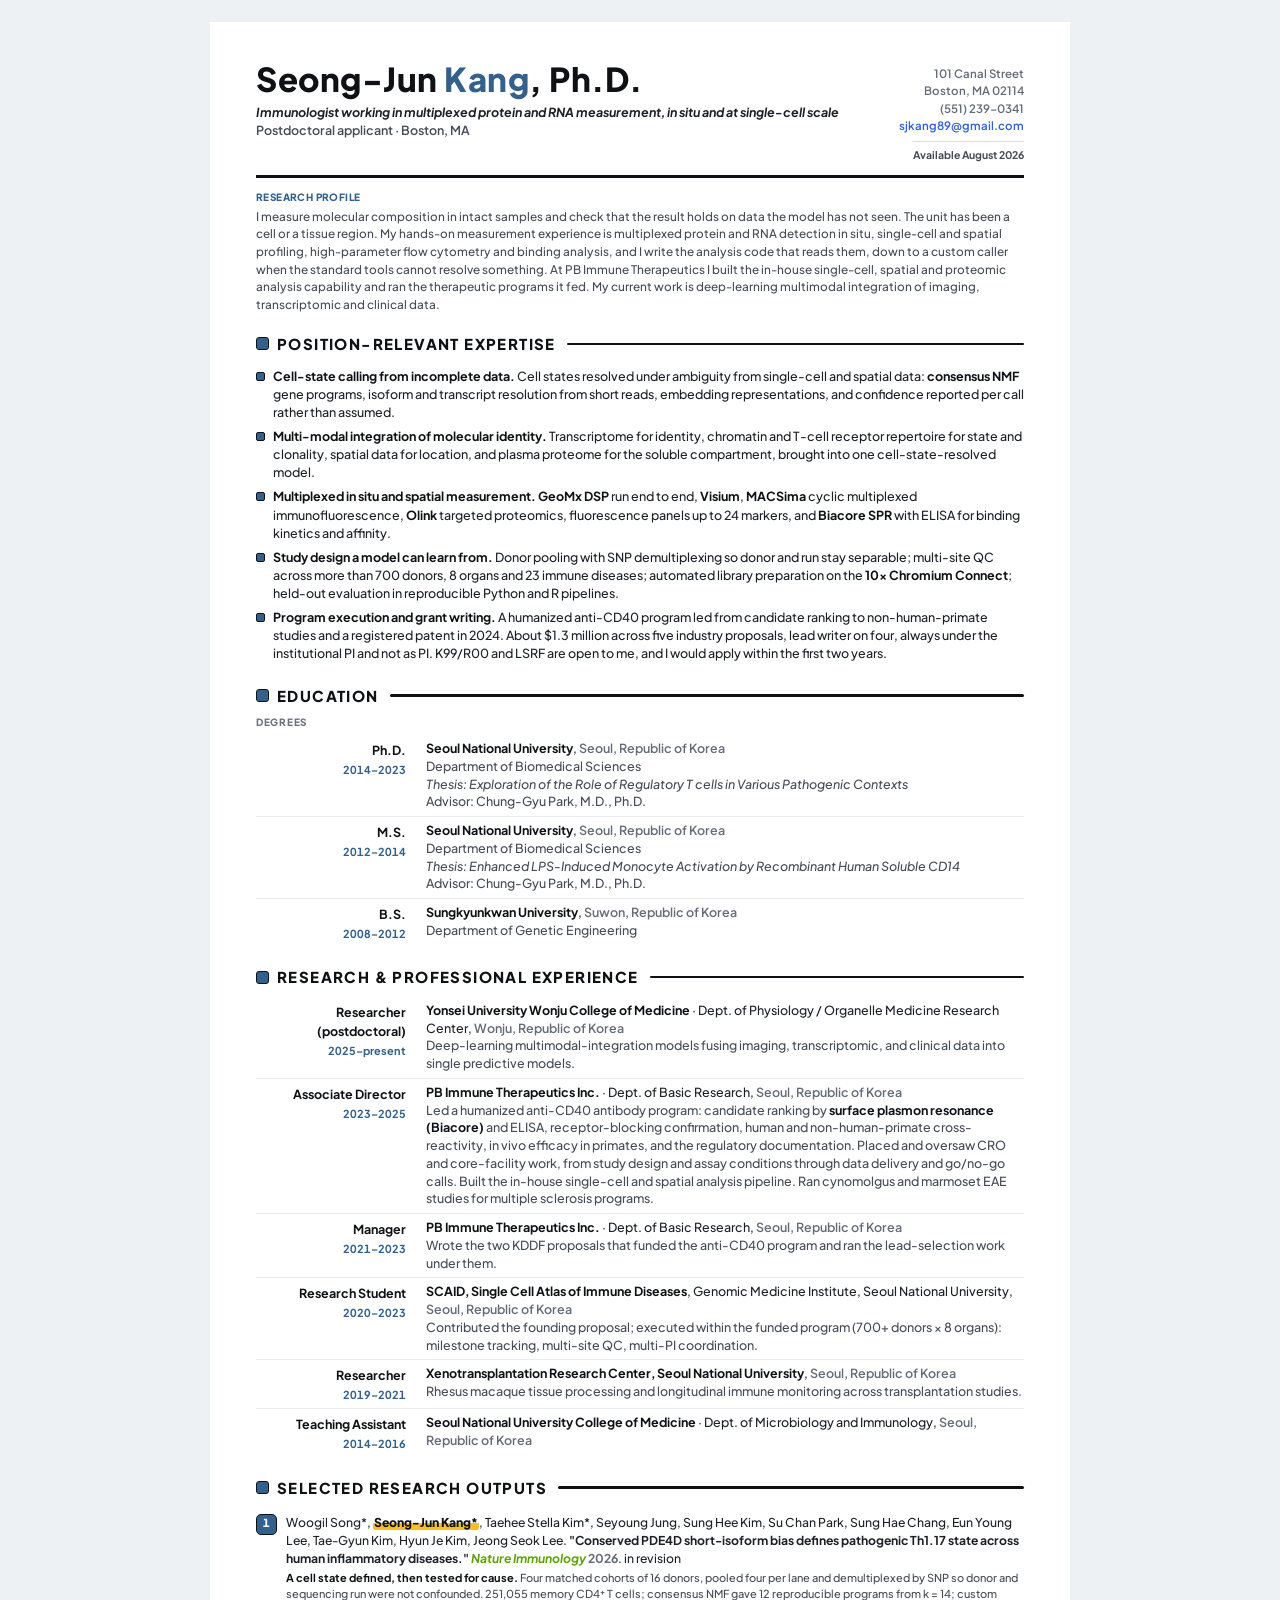
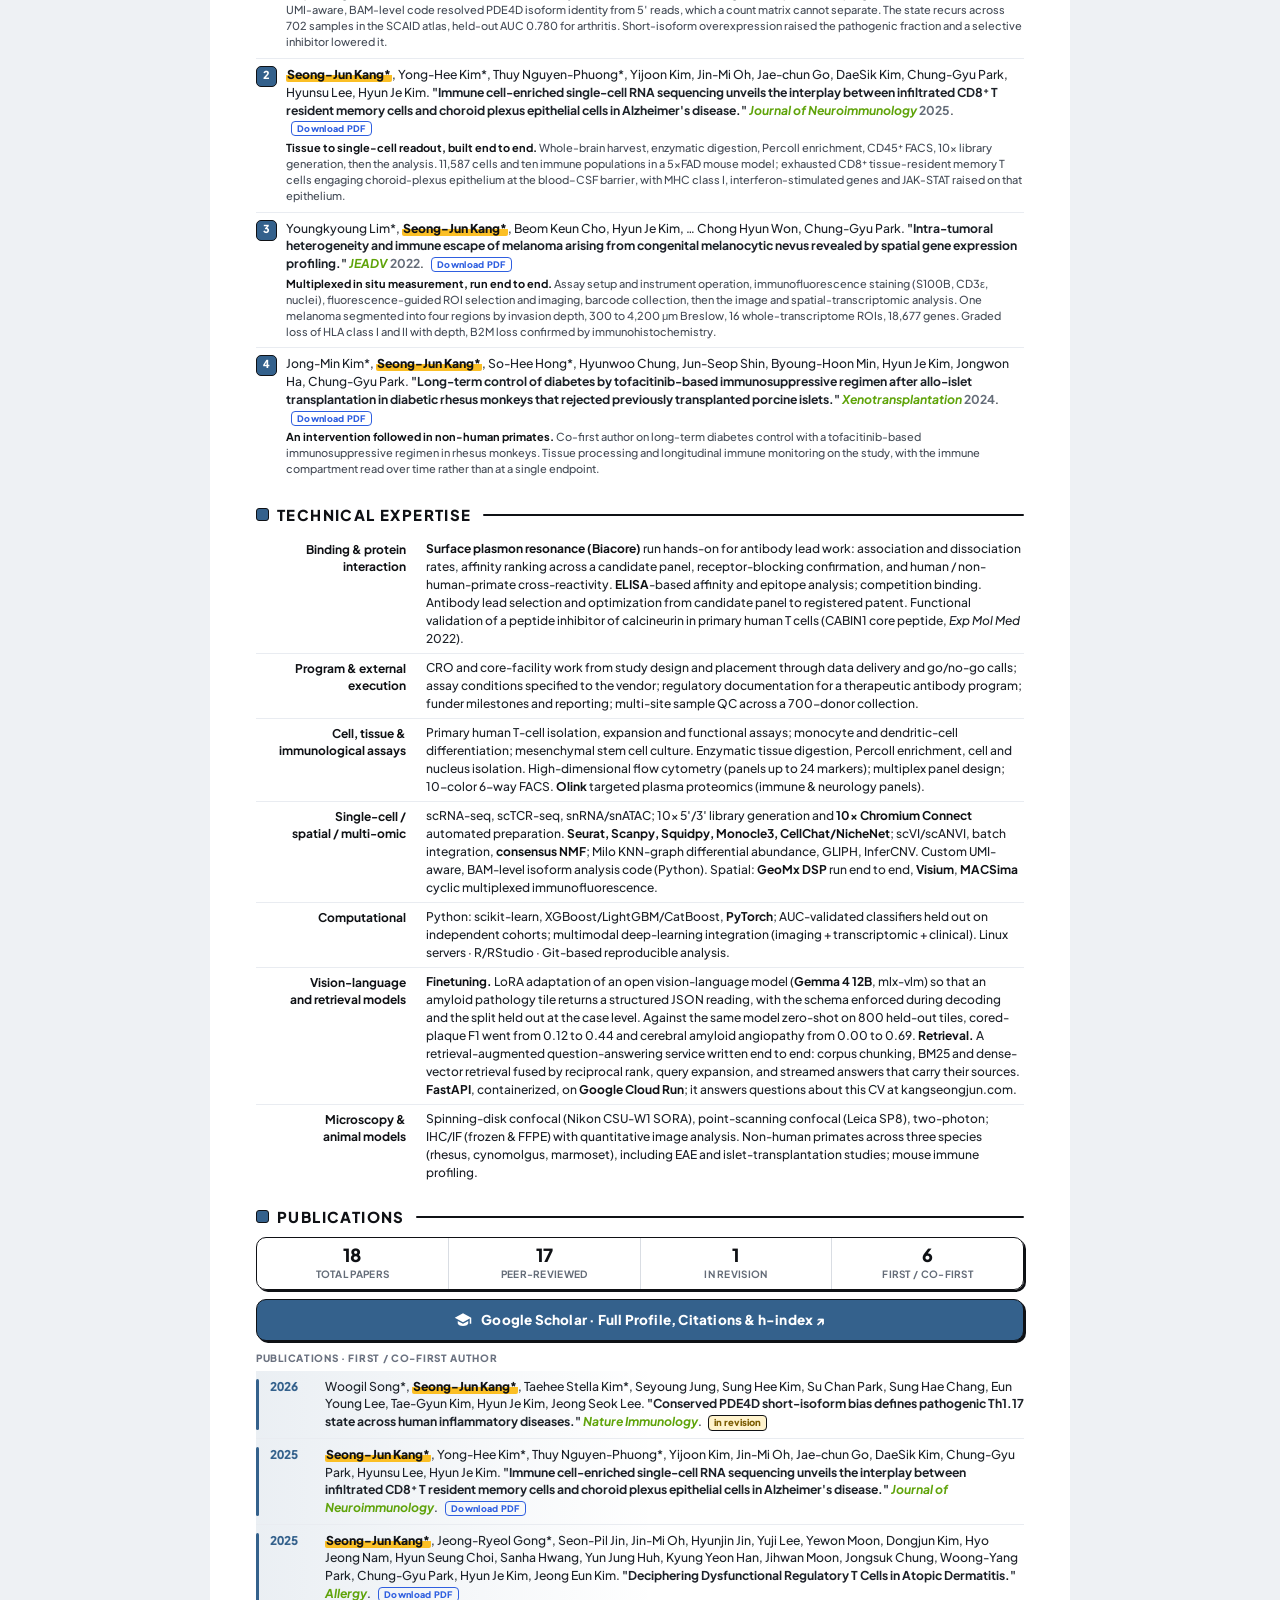
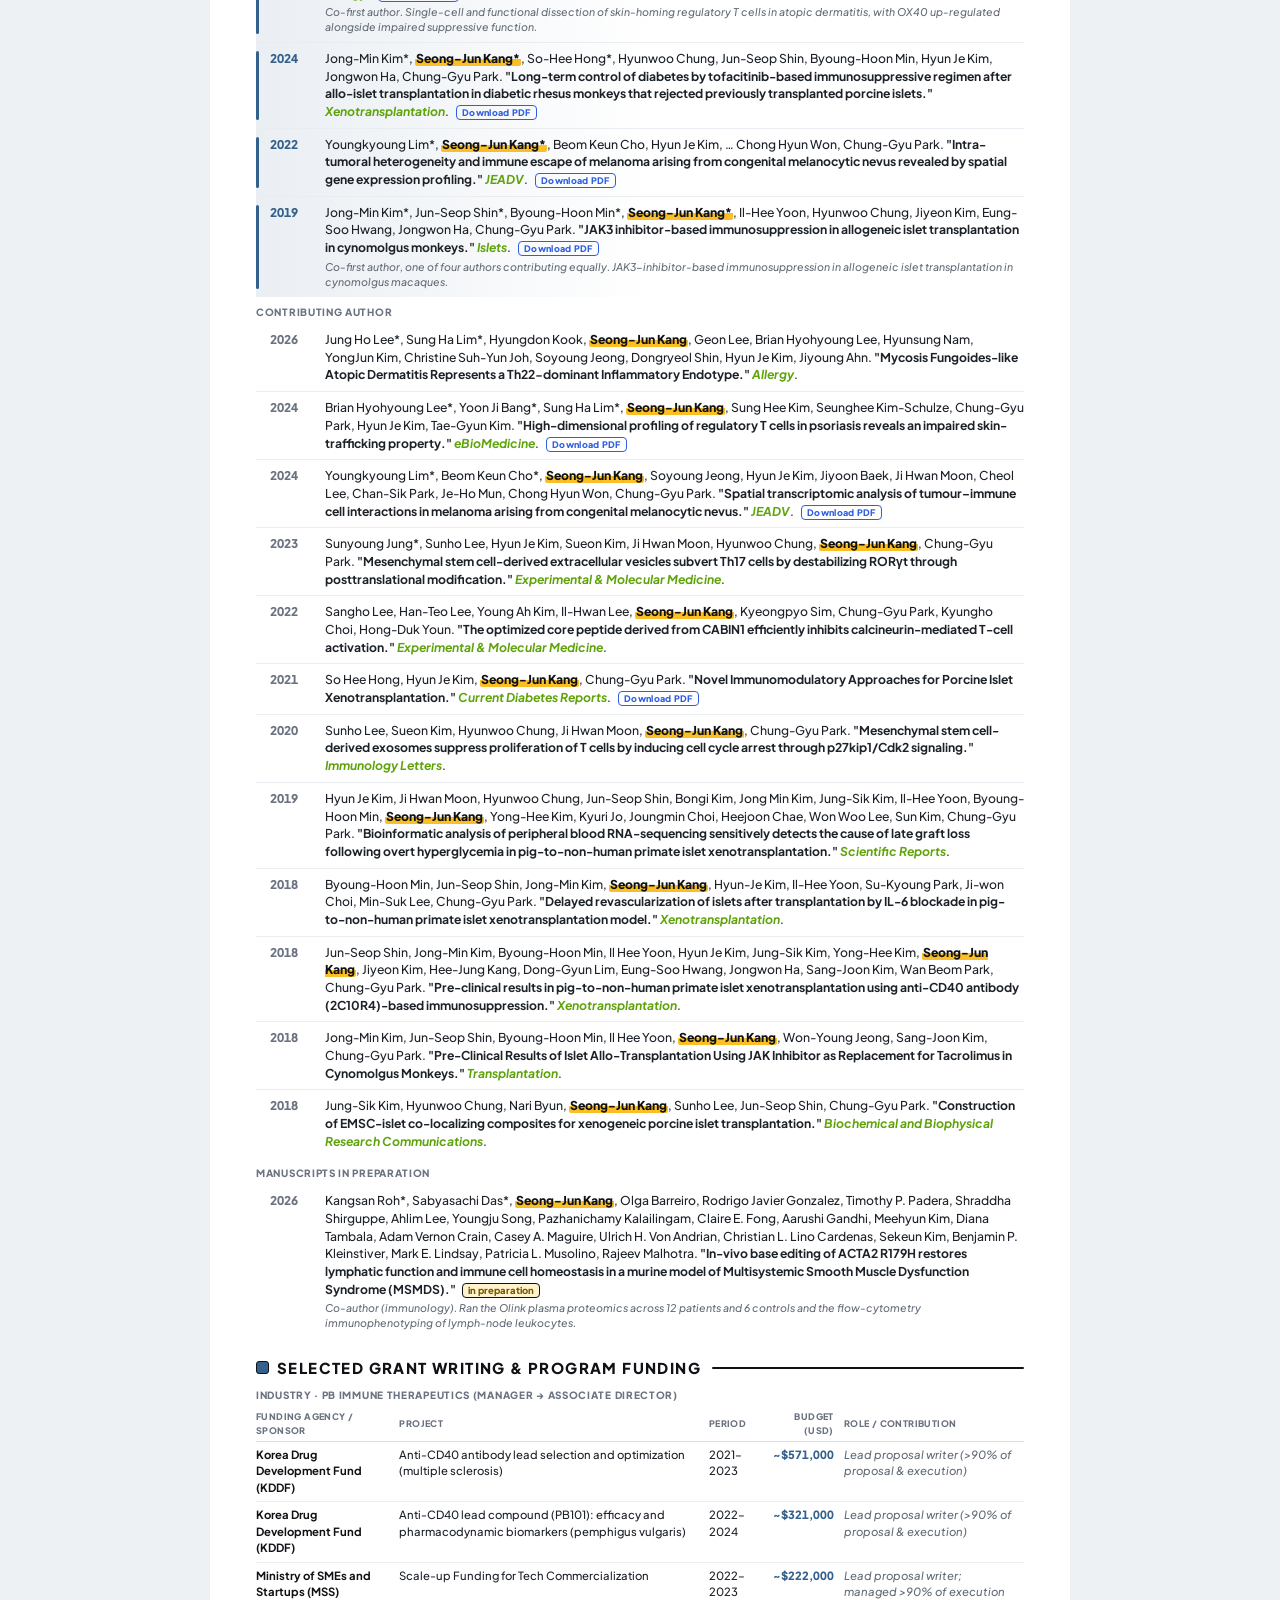
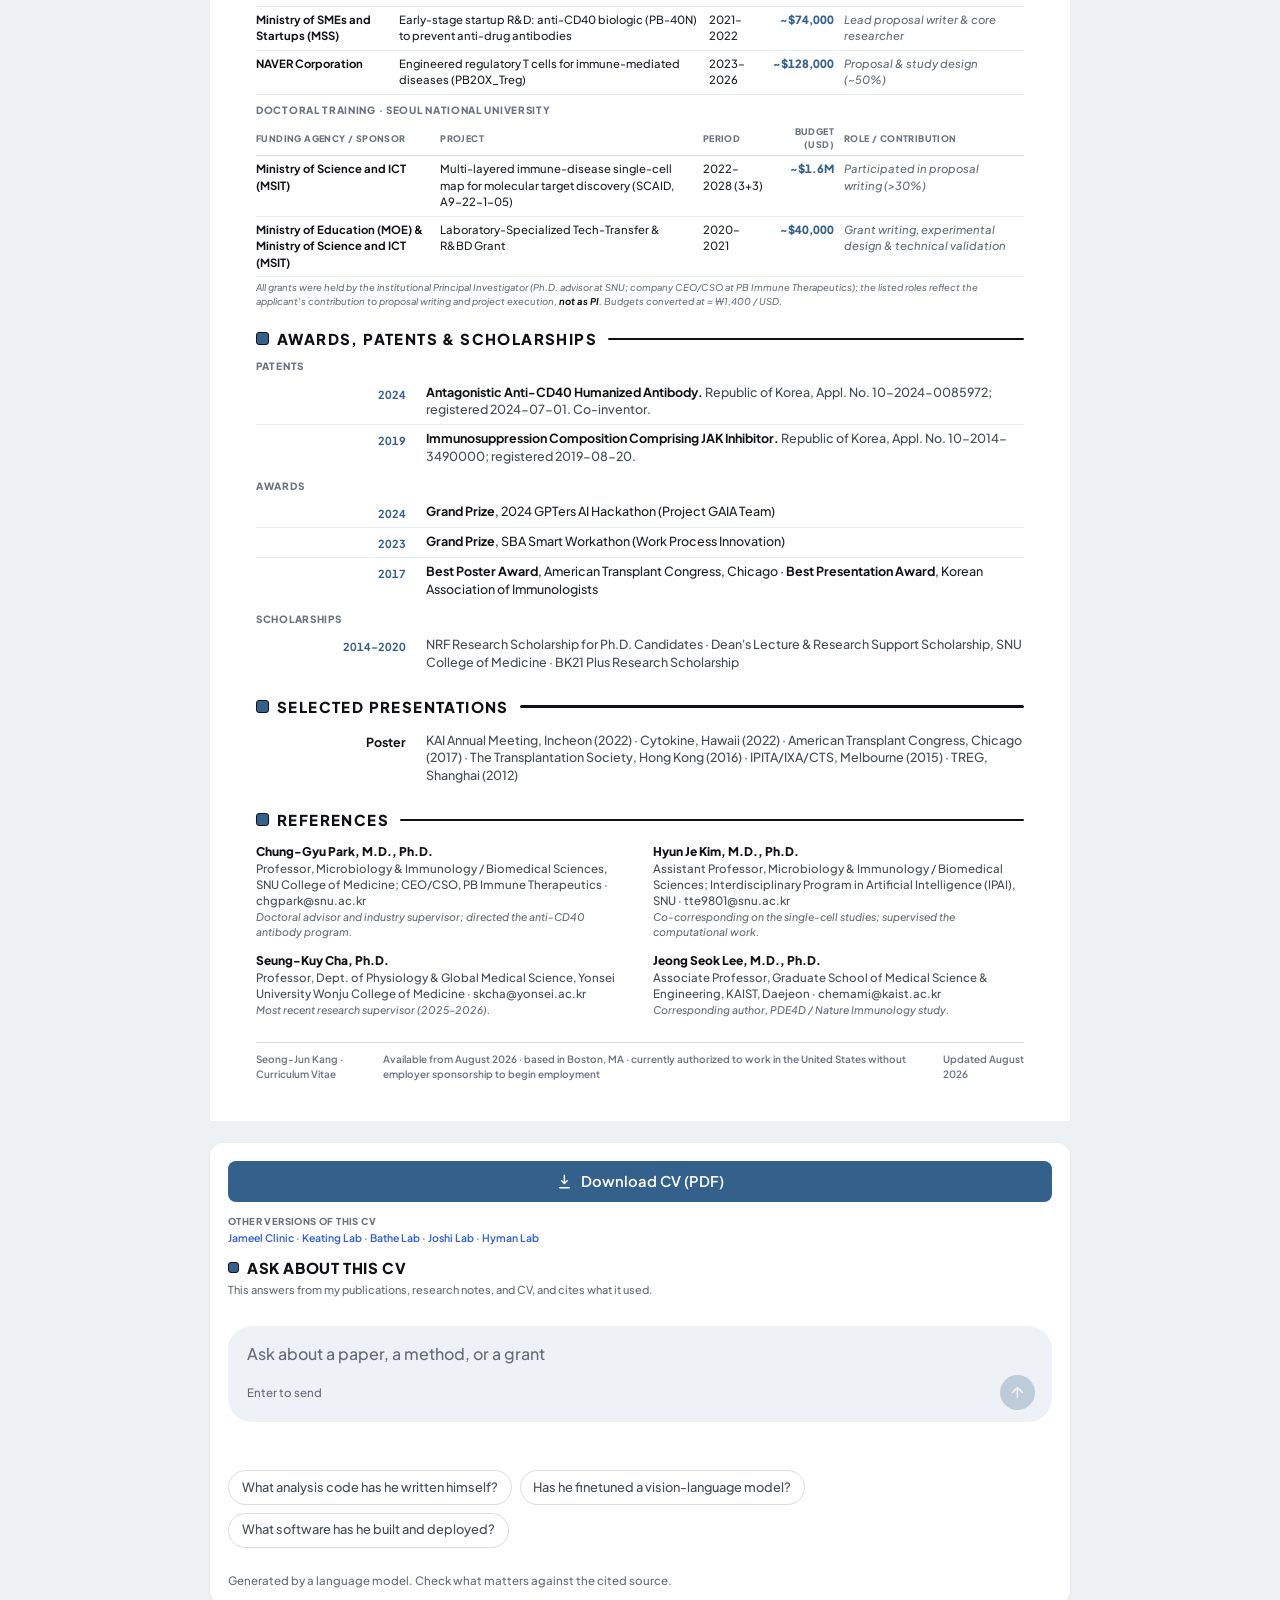
<file: index.html>
<!doctype html>
<html lang="en">
<head>
<meta charset="utf-8">
<meta name="viewport" content="width=device-width, initial-scale=1">
<title>Seong-Jun Kang, Ph.D. · Curriculum Vitae</title>

<!-- Favicon: brain emoji as inline SVG (no extra file, works in light/dark) -->
<link rel="icon" href="data:image/svg+xml,<svg xmlns='http://www.w3.org/2000/svg' viewBox='0 0 100 100'><text y='.9em' font-size='90'>%F0%9F%A7%A0</text></svg>">

<!-- Open Graph / link-preview card. -->
<meta property="og:type" content="website">
<meta property="og:url" content="https://kangseongjun.com/">
<meta property="og:title" content="Seong-Jun Kang, Ph.D. · Curriculum Vitae">
<meta property="og:description" content="Immunologist working in multiplexed protein and RNA measurement, in situ and at single-cell scale. Single-cell and spatial multi-omics, binding measurement, and models checked on held-out data.">
<!-- Each page carries its own card image, rendered from itself. One shared image would
     show one lab's name over every other lab's title. -->
<meta property="og:image" content="https://kangseongjun.com/og-image.png">
<meta property="og:image:width" content="1200">
<meta property="og:image:height" content="630">
<meta name="twitter:card" content="summary_large_image">
<meta name="twitter:title" content="Seong-Jun Kang, Ph.D. · Curriculum Vitae">
<meta name="twitter:description" content="Immunologist working in multiplexed protein and RNA measurement, in situ and at single-cell scale. Single-cell and spatial multi-omics, binding measurement, and models checked on held-out data.">
<meta name="twitter:image" content="https://kangseongjun.com/og-image.png">
<!-- Which source file this deployed copy was cut from. Bump it with every copy. -->
<meta name="generator" content="Seong-Jun-CV-for-labs/build.py v2.0.0 · blocks/_root.json">

<link rel="preconnect" href="https://fonts.googleapis.com">
<link rel="preconnect" href="https://fonts.gstatic.com" crossorigin>
<link href="https://fonts.googleapis.com/css2?family=Plus+Jakarta+Sans:ital,wght@0,500;0,600;0,700;0,800;1,500;1,600;1,700&display=swap" rel="stylesheet">
<link rel="stylesheet" href="chat/ksj-chat.css">
<style>
/* CV_brainfish v7 · v3 clean ledger + v6 detailed year-column pubs · BLUE accent (name highlight = yellow, journal = green) */
:root{
  --lime:#a3e635; --lime-deep:#5fa30a; --carbon:#0f1115; --ink:#1c2128; --graphite:#454c57; --iron:#646c78;
  /* --slate carries the sublabels, table headers, publication years and the footnote,
     all of them small. At #9aa2af it measures 2.6:1 on white, under the 4.5:1 threshold. */
  --slate:#6b7280; --line:#d9dde3; --line-soft:#e9ecf1; --cobalt:#2f5fe0; --paper:#ffffff;
  --blue:#34618c; --yellow:#fbbf25;
  --font:"Plus Jakarta Sans",-apple-system,BlinkMacSystemFont,"Segoe UI",sans-serif;
}
*{box-sizing:border-box;margin:0;padding:0}
html{-webkit-print-color-adjust:exact;print-color-adjust:exact}
body{font-family:var(--font);color:var(--ink);background:#eef1f4;font-size:13px;line-height:1.46;font-weight:500}
.page{max-width:860px;background:var(--paper);padding:40px 46px 40px}
a{color:var(--cobalt);text-decoration:none}

/* ---------- two-column shell: CV left, chat right ---------- */
/* The CV keeps its 860px measure. The chat takes a fixed 390px beside it and sticks to
   the viewport, because the CV is several screens long and a chat that scrolls away at
   the Education section is a chat nobody uses. */
.shell{display:grid;grid-template-columns:minmax(0,860px) 390px;gap:22px;
       max-width:1294px;margin:22px auto;align-items:start;padding:0 12px}
/* A hidden aside is out of the layout, but its grid column is not. Without this the CV
   sits 195px left of centre beside an empty gap whenever the chat is off. */
.shell:has(> .askpane[hidden]){grid-template-columns:minmax(0,860px);
                               justify-content:center;max-width:884px}
.cvpane{min-width:0}
.askpane{position:sticky;top:22px;background:var(--paper);border-radius:14px;
         padding:18px 18px 16px;box-shadow:0 1px 3px rgba(15,17,21,.07)}
.askpane .ksj-chat{
  --ksj-accent:var(--blue); --ksj-accent-2:#27496b; --ksj-accent-fg:#fff;
  --ksj-accent-bg:rgba(52,97,140,.10);
  --ksj-ink:var(--ink); --ksj-ink-2:var(--graphite); --ksj-muted:var(--iron);
  --ksj-line:var(--line); --ksj-line-2:var(--line-soft);
  --ksj-surface:var(--paper);
  /* The composer's fill. The pane is white, so this grey is what tells the composer
     apart from the outlined suggestion pills sitting under it. */
  --ksj-surface-2:#eef1f5;
  --ksj-font:var(--font);
  --ksj-log-max:calc(100vh - 330px);
}
.askpane .ksj-title{font-size:15px;font-weight:800;letter-spacing:.6px;text-transform:uppercase;
                    color:var(--carbon);display:flex;align-items:center;gap:8px}
.askpane .ksj-title::before{content:"";width:11px;height:11px;background:var(--blue);
                            border:1.5px solid var(--carbon);border-radius:3px;flex-shrink:0}
.askpane .ksj-intro{font-size:11px;line-height:1.45}
.cv-download{
  display:flex; align-items:center; justify-content:center; gap:.5rem;
  margin:0 0 .75rem; padding:.6rem 1rem;
  background:var(--blue); color:#fff; border-radius:8px;
  font-size:.92rem; font-weight:600; text-decoration:none;
  transition:background .15s;
}
/* A darker shade of the same accent on hover. color-mix keeps the hover in the same blue
   rather than jumping to the brighter --cobalt. */
.cv-download:hover{background:color-mix(in srgb, var(--blue) 82%, #000);}
.cv-download:focus-visible{outline:2.5px solid var(--cobalt);outline-offset:2px}
.cv-download svg{width:1.05rem; height:1.05rem; fill:none; stroke:currentColor; stroke-width:2; stroke-linecap:round; stroke-linejoin:round;}
/* The other pages of this CV. A reader who lands on one lab's page has no way to the
   others otherwise. Each page hides its own entry. */
.cv-others{margin:0 0 .75rem;font-size:10.5px;line-height:1.5;color:var(--iron);font-weight:600}
.cv-others b{display:block;font-size:9.5px;letter-spacing:.4px;text-transform:uppercase;
             color:var(--slate);margin-bottom:2px;font-weight:800}
.cv-others a{color:var(--cobalt)}
.cv-others a:hover{text-decoration:underline}
.cv-others a:focus-visible{outline:2px solid var(--cobalt);outline-offset:2px}

/* Below the point where 860 + 390 stops fitting, the CV goes full width and the chat
   moves under it. It stops being sticky there: a sticky panel on a phone eats the screen. */
@media (max-width:1290px){
  .shell{grid-template-columns:minmax(0,860px);justify-content:center;max-width:884px}
  .askpane{position:static;max-width:860px}
  .askpane .ksj-chat{--ksj-log-max:26rem}
}
b,strong{font-weight:700;color:var(--carbon)}
i,em{font-style:italic}

/* ---------- header ---------- */
.hgrid{display:flex;justify-content:space-between;align-items:flex-start;gap:24px;padding-bottom:12px;border-bottom:3px solid var(--carbon)}
.name{font-size:33px;font-weight:800;letter-spacing:.5px;line-height:1;color:var(--carbon)}
.name .accent{color:var(--blue)}
.titles{margin-top:9px;font-size:12.5px;color:var(--graphite);font-weight:600;line-height:1.4}
.titles .t-em{font-style:italic;font-weight:700;color:var(--ink)}
.hright{text-align:right;font-size:11.5px;color:var(--iron);font-weight:600;line-height:1.5;white-space:nowrap;padding-top:3px}
.hright .k{color:var(--cobalt)}

/* Availability and work authorization sit in the header on the v2 pages. A screener asks
   both inside the first thirty seconds, and on the old layout they were on the last page. */
.hright .avail{margin-top:7px;padding-top:6px;border-top:1px solid var(--line);
               font-size:10.5px;color:var(--graphite);font-weight:700;white-space:normal;
               width:max-content;max-width:230px;margin-left:auto;line-height:1.4}

.summary3{display:grid;grid-template-columns:1fr 1fr 1fr;gap:18px;margin-top:13px;padding-bottom:4px}
.summary3 .col{font-size:11px;color:var(--graphite);line-height:1.45;font-weight:500}
.summary3 .slab{display:block;font-weight:800;font-size:10px;letter-spacing:.4px;text-transform:uppercase;color:var(--blue);margin-bottom:3px}

/* v2 header: one paragraph instead of the three summary columns. The three columns had
   turned into a cover letter printed above the evidence. */
.profile{margin-top:12px;font-size:11.8px;line-height:1.5;color:var(--graphite);font-weight:500}
.profile .slab{display:block;font-weight:800;font-size:10px;letter-spacing:.4px;
               text-transform:uppercase;color:var(--blue);margin-bottom:3px}

/* Selected research outputs: the three to five items this reader should see first, each
   with what he did on it. The full list further down carries no annotation. */
ol.outputs{list-style:none;counter-reset:outp;margin-top:2px}
ol.outputs li{position:relative;padding:7px 0 8px 30px;border-bottom:1px solid var(--line-soft);
              font-size:12.2px;line-height:1.45;break-inside:avoid}
ol.outputs li:last-child{border-bottom:none}
ol.outputs li::before{counter-increment:outp;content:counter(outp);position:absolute;left:0;top:7px;
                      width:19px;height:19px;border:1.5px solid var(--carbon);border-radius:5px;
                      background:var(--blue);color:#fff;font-size:11px;font-weight:800;
                      text-align:center;line-height:16px;font-variant-numeric:tabular-nums}
ol.outputs .me{font-weight:800;color:var(--carbon);background:linear-gradient(180deg,transparent 55%,var(--yellow) 55%);padding:0 1px;border-radius:2px}
ol.outputs .ttl{font-weight:700;color:var(--ink)}
ol.outputs .jr{font-style:italic;font-weight:700;color:var(--lime-deep)}
ol.outputs .yr{color:var(--iron);font-weight:700}
ol.outputs .contrib{display:block;margin-top:3px;font-size:11px;color:var(--graphite);line-height:1.45}
ol.outputs .contrib b{color:var(--carbon)}

/* ---------- section headers ---------- */
.sec{margin-top:19px}
.sechdr{display:flex;align-items:center;gap:11px;margin-bottom:9px}
.sechdr h2{font-size:15px;font-weight:800;letter-spacing:1.4px;text-transform:uppercase;color:var(--carbon);white-space:nowrap;display:flex;align-items:center;gap:8px}
.sechdr h2::before{content:"";width:11px;height:11px;background:var(--blue);border:1.5px solid var(--carbon);border-radius:3px;display:inline-block}
.sechdr .rule{flex:1;height:2.5px;background:var(--carbon);border-radius:2px}
.sublbl{font-size:10px;font-weight:800;letter-spacing:.7px;text-transform:uppercase;color:var(--slate);margin:8px 0 5px}

/* ---------- ledger rows ---------- */
.row{display:grid;grid-template-columns:150px 1fr;gap:20px;padding:5px 0;break-inside:avoid}
.row .lab{text-align:right;padding-top:1px}
.row .lab .role{font-weight:700;font-size:12.5px;color:var(--carbon);line-height:1.25}
.row .lab .dt{display:block;font-size:11px;font-weight:700;color:var(--blue);font-variant-numeric:tabular-nums;margin-top:2px}
.row .lab .mini{display:block;font-size:10px;color:var(--slate);font-weight:600;font-style:italic;margin-top:3px}
.row .main{font-size:12.5px;color:var(--ink);line-height:1.42}
.row .main .org{font-weight:700;color:var(--carbon)}
.row .main .loc{color:var(--iron);font-weight:600}
.row .main .det{color:var(--graphite)}
.row .main .th{font-style:italic;color:var(--graphite)}
.row+.row{border-top:1px solid var(--line-soft)}

/* ---------- publications ---------- */
.pubstats{display:flex;flex-wrap:wrap;gap:0;border:1.5px solid var(--carbon);border-radius:10px;overflow:hidden;margin:2px 0 9px;box-shadow:2px 2px 0 var(--carbon)}
.pubstats .st{flex:1;min-width:120px;padding:8px 14px;border-right:1px solid var(--line);text-align:center}
.pubstats .st:last-child{border-right:none}
.pubstats .st b{display:block;font-size:18px;font-weight:800;color:var(--carbon);line-height:1}
.pubstats .st span{font-size:10px;font-weight:700;color:var(--iron);text-transform:uppercase;letter-spacing:.3px;margin-top:3px;display:block}
.pubkey{font-size:10.5px;color:var(--iron);font-style:italic;margin:0 0 8px}
/* Full width, and borrowing the border + hard shadow the stat card above it already uses,
   so the two read as one block. The shadow is what makes it look pressable: hover lifts it
   off the page, active pushes it into where the shadow was. */
.scholar-btn{display:flex;width:100%;align-items:center;justify-content:center;gap:9px;background:var(--blue);color:#fff;font-size:13.5px;font-weight:800;padding:10px 16px;border:1.5px solid var(--carbon);border-radius:10px;text-decoration:none;margin:2px 0 10px;letter-spacing:.2px;box-shadow:2px 2px 0 var(--carbon);transition:background .15s,transform .12s,box-shadow .12s}
.scholar-btn svg{flex-shrink:0}
.scholar-btn:hover{background:#27496b;transform:translate(-1px,-1px);box-shadow:3px 3px 0 var(--carbon)}
.scholar-btn:active{transform:translate(2px,2px);box-shadow:0 0 0 var(--carbon)}
.scholar-btn:focus-visible{outline:2.5px solid var(--cobalt);outline-offset:2px}
.granttbl{width:100%;border-collapse:collapse;margin:4px 0 4px;font-size:11.3px}
/* The industry table runs past a page break in print. Only a real thead repeats, and it
   only repeats with this display value; without it the second half of the table prints
   as unlabelled money. */
.granttbl thead{display:table-header-group}
.granttbl th{text-align:left;font-size:9px;font-weight:800;text-transform:uppercase;letter-spacing:.4px;color:var(--slate);border-bottom:1.5px solid var(--line);padding:3px 10px 4px 0}
.granttbl th.r,.granttbl td.bd{text-align:right}
.granttbl td{padding:5px 10px 5px 0;border-bottom:1px solid var(--line-soft);vertical-align:top}
.granttbl .ag{font-weight:700;color:var(--carbon)}
.granttbl .bd{font-weight:800;color:var(--blue);font-variant-numeric:tabular-nums;white-space:nowrap}
.granttbl .rl{color:var(--iron);font-style:italic}
.grantnote{font-size:9.5px;color:var(--slate);font-style:italic;margin-top:3px}

ol.pubs{list-style:none;counter-reset:pub}
ol.pubs li{position:relative;padding:6px 0 6px 30px;font-size:12px;line-height:1.45;break-inside:avoid;border-bottom:1px solid var(--line-soft)}
ol.pubs li:last-child{border-bottom:none}
ol.pubs li::before{counter-increment:pub;content:"["counter(pub)"]";position:absolute;left:0;top:6px;color:var(--slate);font-weight:700;font-size:11px;font-variant-numeric:tabular-nums}
ol.pubs li.pri{padding-left:34px}
ol.pubs li.pri::after{content:"";position:absolute;left:24px;top:8px;bottom:8px;width:3px;background:var(--lime);border-radius:2px}
.pubs .me{font-weight:800;color:var(--carbon);background:linear-gradient(180deg,transparent 58%,var(--lime) 58%);padding:0 1px;border-radius:2px}
.pubs .ttl{font-weight:700;color:var(--ink)}
.pubs .jr{font-style:italic;font-weight:700;color:var(--cobalt)}
.pubs .yr{color:var(--iron);font-weight:600}
.pubs .contrib{display:block;margin-top:3px;font-size:10.8px;color:var(--iron);font-style:italic;line-height:1.4}
.grouplbl{font-size:11px;font-weight:800;letter-spacing:.3px;color:var(--blue);font-style:italic;margin:11px 0 4px}
.publist{list-style:none;margin-top:2px}
.publist li{position:relative;padding:7px 0 7px 14px;border-bottom:1px solid var(--line-soft);font-size:12.2px;line-height:1.45;display:flex;gap:13px;align-items:baseline;break-inside:avoid}
.publist li:last-child{border-bottom:none}
.publist .yr{font-weight:800;font-size:12px;color:var(--slate);min-width:42px;font-variant-numeric:tabular-nums;flex-shrink:0}
.publist .ct{flex:1}
.publist li.pri{background:linear-gradient(90deg,rgba(52,97,140,.10),transparent 52%)}
.publist li.pri::before{content:"";position:absolute;left:0;top:8px;bottom:8px;width:3px;background:var(--blue);border-radius:2px}
.publist li.pri .yr{color:var(--blue)}
.publist .me{font-weight:800;color:var(--carbon);background:linear-gradient(180deg,transparent 55%,var(--yellow) 55%);padding:0 1px;border-radius:2px}
.publist .ttl{font-weight:700;color:var(--ink)}
.publist .jr{font-style:italic;font-weight:700;color:var(--lime-deep)}
.publist .rev{display:inline-block;font-size:9.5px;font-weight:800;color:#7a5a00;background:#fff3cd;border:1px solid var(--carbon);border-radius:4px;padding:0 5px;margin-left:4px}
.publist .contrib{display:block;margin-top:3px;font-size:10.6px;color:var(--iron);font-style:italic;line-height:1.4}
.pdf{display:inline-block;font-size:9px;font-weight:800;letter-spacing:.3px;color:var(--cobalt);border:1.2px solid var(--cobalt);border-radius:4px;padding:0 5px;margin-left:5px;text-decoration:none;vertical-align:middle}
.pdf:hover{background:var(--cobalt);color:#fff}
.th a{color:var(--cobalt);text-decoration:none;border-bottom:1px solid var(--cobalt)}

/* ---------- skills / interests / lists ---------- */
.skillrow{display:grid;grid-template-columns:150px 1fr;gap:20px;padding:5px 0;break-inside:avoid}
.skillrow+.skillrow{border-top:1px solid var(--line-soft)}
.skillrow .lab{text-align:right;font-weight:700;font-size:12px;color:var(--carbon);padding-top:1px}
.skillrow .items{font-size:12px;color:var(--ink);line-height:1.5}
.skillrow .items b{color:var(--carbon);font-weight:700}

.interest{list-style:none;font-size:12.5px}
.interest li{padding:3px 0 3px 17px;position:relative;line-height:1.45;color:var(--ink)}
.interest li::before{content:"";position:absolute;left:0;top:8px;width:7px;height:7px;background:var(--blue);border:1.4px solid var(--carbon);border-radius:2px}
.interest b{color:var(--carbon);font-weight:700}

.inline{font-size:12px;color:var(--ink);line-height:1.6}
.refgrid{display:grid;grid-template-columns:1fr 1fr;gap:6px 26px}
.refblk{font-size:11.5px;line-height:1.4;padding:4px 0}
.refblk .rn{font-weight:800;color:var(--carbon);font-size:12px}
.refblk .rr{color:var(--graphite);font-weight:500}
.refblk .rnote{font-style:italic;color:var(--iron);font-size:10.5px;margin-top:1px}

.foot{margin-top:20px;padding-top:9px;border-top:1px solid var(--line);font-size:10px;color:var(--slate);display:flex;justify-content:space-between;font-weight:600}

@media (max-width:680px){
  .summary3{grid-template-columns:1fr}.hgrid{flex-direction:column}.hright{text-align:left}
  .row,.skillrow{grid-template-columns:1fr;gap:2px}.row .lab,.skillrow .lab{text-align:left}.refgrid{grid-template-columns:1fr}
}
@media print{
  @page{size:Letter;margin:12mm 13mm}
  body{background:#fff;font-size:10.6px}
  /* This page's real job is still the PDF. The chat leaves no trace on paper. */
  .askpane{display:none}
  .shell{display:block;max-width:none;margin:0;padding:0;gap:0}
  .page{margin:0;max-width:none;padding:0;box-shadow:none}
  .sec{margin-top:13px}
  .sechdr,.row,.skillrow,ol.pubs li,.refblk{break-inside:avoid}
  /* break-inside alone let a heading sit alone at the foot of a page with its first entry
     on the next one. */
  .sechdr,.sublbl{break-after:avoid;page-break-after:avoid}
  .name{font-size:27px}
  /* This was position:fixed, which repeats the line on every sheet but pins it inside the
     page area, so on any full page it printed across the last entry. Pushing it into the
     page margin does not work either: Chrome clips fixed content at the page edge and the
     line disappeared from five of six pages. In flow it prints once, at the end, and never
     lands on anything. */
  .foot{position:static;margin-top:16px;padding-top:8px;border-top:1px solid var(--line-soft);break-inside:avoid}
}
</style>
</head>
<body>
<div class="shell">
<div class="cvpane">
<div class="page">

  <!-- ============ HEADER ============ -->
  <header>
    <div class="hgrid">
      <div class="hleft">
        <h1 class="name">Seong-Jun <span class="accent">Kang</span>, Ph.D.</h1>
        <div class="titles">
          <div class="t-em">Immunologist working in multiplexed protein and RNA measurement, in situ and at single-cell scale</div>
          <div>Postdoctoral applicant · Boston, MA</div>
        </div>
      </div>
      <div class="hright">
        101 Canal Street<br>Boston, MA 02114<br>(551) 239-0341<br><span class="k">sjkang89@gmail.com</span>
        <div class="avail">Available August 2026</div>
      </div>
    </div>
    <div class="profile"><span class="slab">Research profile</span>I measure molecular composition in intact samples and check that the result holds on data the model has not seen. The unit has been a cell or a tissue region. My hands-on measurement experience is multiplexed protein and RNA detection in situ, single-cell and spatial profiling, high-parameter flow cytometry and binding analysis, and I write the analysis code that reads them, down to a custom caller when the standard tools cannot resolve something. At PB Immune Therapeutics I built the in-house single-cell, spatial and proteomic analysis capability and ran the therapeutic programs it fed. My current work is deep-learning multimodal integration of imaging, transcriptomic and clinical data.</div>
  </header>

  <!-- ============ POSITION-RELEVANT EXPERTISE ============ -->
  <section class="sec">
    <div class="sechdr"><h2>Position-Relevant Expertise</h2><div class="rule"></div></div>
    <ul class="interest">
      <li><b>Cell-state calling from incomplete data.</b> Cell states resolved under ambiguity from single-cell and spatial data: <b>consensus NMF</b> gene programs, isoform and transcript resolution from short reads, embedding representations, and confidence reported per call rather than assumed.</li>
      <li><b>Multi-modal integration of molecular identity.</b> Transcriptome for identity, chromatin and T-cell receptor repertoire for state and clonality, spatial data for location, and plasma proteome for the soluble compartment, brought into one cell-state-resolved model.</li>
      <li><b>Multiplexed in situ and spatial measurement.</b> <b>GeoMx DSP</b> run end to end, <b>Visium</b>, <b>MACSima</b> cyclic multiplexed immunofluorescence, <b>Olink</b> targeted proteomics, fluorescence panels up to 24 markers, and <b>Biacore SPR</b> with ELISA for binding kinetics and affinity.</li>
      <li><b>Study design a model can learn from.</b> Donor pooling with SNP demultiplexing so donor and run stay separable; multi-site QC across more than 700 donors, 8 organs and 23 immune diseases; automated library preparation on the <b>10x Chromium Connect</b>; held-out evaluation in reproducible Python and R pipelines.</li>
      <li><b>Program execution and grant writing.</b> A humanized anti-CD40 program led from candidate ranking to non-human-primate studies and a registered patent in 2024. About $1.3 million across five industry proposals, lead writer on four, always under the institutional PI and not as PI. K99/R00 and LSRF are open to me, and I would apply within the first two years.</li>
    </ul>
  </section>

  <!-- ============ EDUCATION ============ -->
  <section class="sec">
    <div class="sechdr"><h2>Education</h2><div class="rule"></div></div>
    <div class="sublbl">Degrees</div>
    <div class="row">
      <div class="lab"><span class="role">Ph.D.</span><span class="dt">2014–2023</span></div>
      <div class="main"><span class="org">Seoul National University</span>, <span class="loc">Seoul, Republic of Korea</span><br><span class="det">Department of Biomedical Sciences</span><br><span class="th">Thesis: Exploration of the Role of Regulatory T cells in Various Pathogenic Contexts</span><br><span class="det">Advisor: Chung-Gyu Park, M.D., Ph.D.</span></div>
    </div>
    <div class="row">
      <div class="lab"><span class="role">M.S.</span><span class="dt">2012–2014</span></div>
      <div class="main"><span class="org">Seoul National University</span>, <span class="loc">Seoul, Republic of Korea</span><br><span class="det">Department of Biomedical Sciences</span><br><span class="th">Thesis: Enhanced LPS-Induced Monocyte Activation by Recombinant Human Soluble CD14</span><br><span class="det">Advisor: Chung-Gyu Park, M.D., Ph.D.</span></div>
    </div>
    <div class="row">
      <div class="lab"><span class="role">B.S.</span><span class="dt">2008–2012</span></div>
      <div class="main"><span class="org">Sungkyunkwan University</span>, <span class="loc">Suwon, Republic of Korea</span><br><span class="det">Department of Genetic Engineering</span></div>
    </div>
  </section>

  <!-- ============ RESEARCH & PROFESSIONAL EXPERIENCE ============ -->
  <section class="sec">
    <div class="sechdr"><h2>Research &amp; Professional Experience</h2><div class="rule"></div></div>
    <div class="row">
      <div class="lab"><span class="role">Researcher<br>(postdoctoral)</span><span class="dt">2025–present</span></div>
      <div class="main"><span class="org">Yonsei University Wonju College of Medicine</span> · Dept. of Physiology / Organelle Medicine Research Center, <span class="loc">Wonju, Republic of Korea</span><br><span class="det">Deep-learning multimodal-integration models fusing imaging, transcriptomic, and clinical data into single predictive models.</span></div>
    </div>
    <div class="row">
      <div class="lab"><span class="role">Associate Director</span><span class="dt">2023–2025</span></div>
      <div class="main"><span class="org">PB Immune Therapeutics Inc.</span> · Dept. of Basic Research, <span class="loc">Seoul, Republic of Korea</span><br><span class="det">Led a humanized anti-CD40 antibody program: candidate ranking by <b>surface plasmon resonance (Biacore)</b> and ELISA, receptor-blocking confirmation, human and non-human-primate cross-reactivity, in vivo efficacy in primates, and the regulatory documentation. Placed and oversaw CRO and core-facility work, from study design and assay conditions through data delivery and go/no-go calls. Built the in-house single-cell and spatial analysis pipeline. Ran cynomolgus and marmoset EAE studies for multiple sclerosis programs.</span></div>
    </div>
    <div class="row">
      <div class="lab"><span class="role">Manager</span><span class="dt">2021–2023</span></div>
      <div class="main"><span class="org">PB Immune Therapeutics Inc.</span> · Dept. of Basic Research, <span class="loc">Seoul, Republic of Korea</span><br><span class="det">Wrote the two KDDF proposals that funded the anti-CD40 program and ran the lead-selection work under them.</span></div>
    </div>
    <div class="row">
      <div class="lab"><span class="role">Research Student</span><span class="dt">2020–2023</span></div>
      <div class="main"><span class="org">SCAID, Single Cell Atlas of Immune Diseases</span>, Genomic Medicine Institute, Seoul National University, <span class="loc">Seoul, Republic of Korea</span><br><span class="det">Contributed the founding proposal; executed within the funded program (700+ donors × 8 organs): milestone tracking, multi-site QC, multi-PI coordination.</span></div>
    </div>
    <div class="row">
      <div class="lab"><span class="role">Researcher</span><span class="dt">2019–2021</span></div>
      <div class="main"><span class="org">Xenotransplantation Research Center, Seoul National University</span>, <span class="loc">Seoul, Republic of Korea</span><br><span class="det">Rhesus macaque tissue processing and longitudinal immune monitoring across transplantation studies.</span></div>
    </div>
    <div class="row">
      <div class="lab"><span class="role">Teaching Assistant</span><span class="dt">2014–2016</span></div>
      <div class="main"><span class="org">Seoul National University College of Medicine</span> · Dept. of Microbiology and Immunology, <span class="loc">Seoul, Republic of Korea</span></div>
    </div>
  </section>

  <!-- ============ SELECTED RESEARCH OUTPUTS ============ -->
  <section class="sec">
    <div class="sechdr"><h2>Selected Research Outputs</h2><div class="rule"></div></div>
    <ol class="outputs">
      <li>Woogil Song*, <span class="me">Seong-Jun Kang*</span>, Taehee Stella Kim*, Seyoung Jung, Sung Hee Kim, Su Chan Park, Sung Hae Chang, Eun Young Lee, Tae-Gyun Kim, Hyun Je Kim, Jeong Seok Lee. <span class="ttl">"Conserved PDE4D short-isoform bias defines pathogenic Th1.17 state across human inflammatory diseases."</span> <span class="jr">Nature Immunology</span> <span class="yr">2026</span>. <span class="rev">in revision</span><span class="contrib"><b>A cell state defined, then tested for cause.</b> Four matched cohorts of 16 donors, pooled four per lane and demultiplexed by SNP so donor and sequencing run were not confounded. 251,055 memory CD4⁺ T cells; consensus NMF gave 12 reproducible programs from k = 14; custom UMI-aware, BAM-level code resolved PDE4D isoform identity from 5′ reads, which a count matrix cannot separate. The state recurs across 702 samples in the SCAID atlas, held-out AUC 0.780 for arthritis. Short-isoform overexpression raised the pathogenic fraction and a selective inhibitor lowered it.</span></li>
      <li><span class="me">Seong-Jun Kang*</span>, Yong-Hee Kim*, Thuy Nguyen-Phuong*, Yijoon Kim, Jin-Mi Oh, Jae-chun Go, DaeSik Kim, Chung-Gyu Park, Hyunsu Lee, Hyun Je Kim. <span class="ttl">"Immune cell-enriched single-cell RNA sequencing unveils the interplay between infiltrated CD8⁺ T resident memory cells and choroid plexus epithelial cells in Alzheimer's disease."</span> <span class="jr">Journal of Neuroimmunology</span> <span class="yr">2025</span>. <a class="pdf" href="papers/2025_JNI_Alzheimer_scRNAseq.pdf">Download PDF</a><span class="contrib"><b>Tissue to single-cell readout, built end to end.</b> Whole-brain harvest, enzymatic digestion, Percoll enrichment, CD45⁺ FACS, 10x library generation, then the analysis. 11,587 cells and ten immune populations in a 5xFAD mouse model; exhausted CD8⁺ tissue-resident memory T cells engaging choroid-plexus epithelium at the blood–CSF barrier, with MHC class I, interferon-stimulated genes and JAK-STAT raised on that epithelium.</span></li>
      <li>Youngkyoung Lim*, <span class="me">Seong-Jun Kang*</span>, Beom Keun Cho, Hyun Je Kim, … Chong Hyun Won, Chung-Gyu Park. <span class="ttl">"Intra-tumoral heterogeneity and immune escape of melanoma arising from congenital melanocytic nevus revealed by spatial gene expression profiling."</span> <span class="jr">JEADV</span> <span class="yr">2022</span>. <a class="pdf" href="papers/2022_JEADV_melanoma_spatial.pdf">Download PDF</a><span class="contrib"><b>Multiplexed in situ measurement, run end to end.</b> Assay setup and instrument operation, immunofluorescence staining (S100B, CD3ε, nuclei), fluorescence-guided ROI selection and imaging, barcode collection, then the image and spatial-transcriptomic analysis. One melanoma segmented into four regions by invasion depth, 300 to 4,200 μm Breslow, 16 whole-transcriptome ROIs, 18,677 genes. Graded loss of HLA class I and II with depth, B2M loss confirmed by immunohistochemistry.</span></li>
      <li>Jong-Min Kim*, <span class="me">Seong-Jun Kang*</span>, So-Hee Hong*, Hyunwoo Chung, Jun-Seop Shin, Byoung-Hoon Min, Hyun Je Kim, Jongwon Ha, Chung-Gyu Park. <span class="ttl">"Long-term control of diabetes by tofacitinib-based immunosuppressive regimen after allo-islet transplantation in diabetic rhesus monkeys that rejected previously transplanted porcine islets."</span> <span class="jr">Xenotransplantation</span> <span class="yr">2024</span>. <a class="pdf" href="papers/2024_Xenotransplantation_tofacitinib.pdf">Download PDF</a><span class="contrib"><b>An intervention followed in non-human primates.</b> Co-first author on long-term diabetes control with a tofacitinib-based immunosuppressive regimen in rhesus monkeys. Tissue processing and longitudinal immune monitoring on the study, with the immune compartment read over time rather than at a single endpoint.</span></li>
    </ol>
  </section>

  <!-- ============ TECHNICAL EXPERTISE ============ -->
  <section class="sec">
    <div class="sechdr"><h2>Technical Expertise</h2><div class="rule"></div></div>
    <div class="skillrow">
      <div class="lab">Binding &amp; protein<br>interaction</div>
      <div class="items"><b>Surface plasmon resonance (Biacore)</b> run hands-on for antibody lead work: association and dissociation rates, affinity ranking across a candidate panel, receptor-blocking confirmation, and human / non-human-primate cross-reactivity. <b>ELISA</b>-based affinity and epitope analysis; competition binding. Antibody lead selection and optimization from candidate panel to registered patent. Functional validation of a peptide inhibitor of calcineurin in primary human T cells (CABIN1 core peptide, <i>Exp Mol Med</i> 2022).</div>
    </div>
    <div class="skillrow">
      <div class="lab">Program &amp; external<br>execution</div>
      <div class="items">CRO and core-facility work from study design and placement through data delivery and go/no-go calls; assay conditions specified to the vendor; regulatory documentation for a therapeutic antibody program; funder milestones and reporting; multi-site sample QC across a 700-donor collection.</div>
    </div>
    <div class="skillrow">
      <div class="lab">Cell, tissue &amp;<br>immunological assays</div>
      <div class="items">Primary human T-cell isolation, expansion and functional assays; monocyte and dendritic-cell differentiation; mesenchymal stem cell culture. Enzymatic tissue digestion, Percoll enrichment, cell and nucleus isolation. High-dimensional flow cytometry (panels up to 24 markers); multiplex panel design; 10-color 6-way FACS. <b>Olink</b> targeted plasma proteomics (immune &amp; neurology panels).</div>
    </div>
    <div class="skillrow">
      <div class="lab">Single-cell /<br>spatial / multi-omic</div>
      <div class="items">scRNA-seq, scTCR-seq, snRNA/snATAC; 10x 5′/3′ library generation and <b>10x Chromium Connect</b> automated preparation. <b>Seurat, Scanpy, Squidpy, Monocle3, CellChat/NicheNet</b>; scVI/scANVI, batch integration, <b>consensus NMF</b>; Milo KNN-graph differential abundance, GLIPH, InferCNV. Custom UMI-aware, BAM-level isoform analysis code (Python). Spatial: <b>GeoMx DSP</b> run end to end, <b>Visium</b>, <b>MACSima</b> cyclic multiplexed immunofluorescence.</div>
    </div>
    <div class="skillrow">
      <div class="lab">Computational</div>
      <div class="items">Python: scikit-learn, XGBoost/LightGBM/CatBoost, <b>PyTorch</b>; AUC-validated classifiers held out on independent cohorts; multimodal deep-learning integration (imaging + transcriptomic + clinical). Linux servers · R/RStudio · Git-based reproducible analysis.</div>
    </div>
    <div class="skillrow">
      <div class="lab">Vision-language<br>and retrieval models</div>
      <div class="items"><b>Finetuning.</b> LoRA adaptation of an open vision-language model (<b>Gemma 4 12B</b>, mlx-vlm) so that an amyloid pathology tile returns a structured JSON reading, with the schema enforced during decoding and the split held out at the case level. Against the same model zero-shot on 800 held-out tiles, cored-plaque F1 went from 0.12 to 0.44 and cerebral amyloid angiopathy from 0.00 to 0.69. <b>Retrieval.</b> A retrieval-augmented question-answering service written end to end: corpus chunking, BM25 and dense-vector retrieval fused by reciprocal rank, query expansion, and streamed answers that carry their sources. <b>FastAPI</b>, containerized, on <b>Google Cloud Run</b>; it answers questions about this CV at kangseongjun.com.</div>
    </div>
    <div class="skillrow">
      <div class="lab">Microscopy &amp;<br>animal models</div>
      <div class="items">Spinning-disk confocal (Nikon CSU-W1 SORA), point-scanning confocal (Leica SP8), two-photon; IHC/IF (frozen &amp; FFPE) with quantitative image analysis. Non-human primates across three species (rhesus, cynomolgus, marmoset), including EAE and islet-transplantation studies; mouse immune profiling.</div>
    </div>
  </section>

  <!-- ============ PUBLICATIONS ============ -->
  <section class="sec">
    <div class="sechdr"><h2>Publications</h2><div class="rule"></div></div>
    <div class="pubstats">
      <div class="st"><b>18</b><span>Total papers</span></div>
      <div class="st"><b>17</b><span>Peer-reviewed</span></div>
      <div class="st"><b>1</b><span>In revision</span></div>
      <div class="st"><b>6</b><span>First / co-first</span></div>
    </div>
    <a class="scholar-btn" href="https://scholar.google.com/citations?hl=ko&amp;user=tMsQgs8AAAAJ" target="_blank" rel="noopener"><svg viewBox="0 0 24 24" width="18" height="18" fill="currentColor" aria-hidden="true"><path d="M12 3L1 9l11 6 9-4.91V17h2V9L12 3zM5 13.18v3.5c0 1.52 3.13 3.32 7 3.32s7-1.8 7-3.32v-3.5l-7 3.82-7-3.82z"/></svg>Google Scholar · Full Profile, Citations &amp; h-index ↗</a>
    <div class="sublbl">Publications · First / Co-first Author</div>
    <ul class="publist">
      <li class="pri"><span class="yr">2026</span><span class="ct">Woogil Song*, <span class="me">Seong-Jun Kang*</span>, Taehee Stella Kim*, Seyoung Jung, Sung Hee Kim, Su Chan Park, Sung Hae Chang, Eun Young Lee, Tae-Gyun Kim, Hyun Je Kim, Jeong Seok Lee. <span class="ttl">"Conserved PDE4D short-isoform bias defines pathogenic Th1.17 state across human inflammatory diseases."</span> <span class="jr">Nature Immunology</span>. <span class="rev">in revision</span></span></li>
      <li class="pri"><span class="yr">2025</span><span class="ct"><span class="me">Seong-Jun Kang*</span>, Yong-Hee Kim*, Thuy Nguyen-Phuong*, Yijoon Kim, Jin-Mi Oh, Jae-chun Go, DaeSik Kim, Chung-Gyu Park, Hyunsu Lee, Hyun Je Kim. <span class="ttl">"Immune cell-enriched single-cell RNA sequencing unveils the interplay between infiltrated CD8⁺ T resident memory cells and choroid plexus epithelial cells in Alzheimer's disease."</span> <span class="jr">Journal of Neuroimmunology</span>. <a class="pdf" href="papers/2025_JNI_Alzheimer_scRNAseq.pdf">Download PDF</a></span></li>
      <li class="pri"><span class="yr">2025</span><span class="ct"><span class="me">Seong-Jun Kang*</span>, Jeong-Ryeol Gong*, Seon-Pil Jin, Jin-Mi Oh, Hyunjin Jin, Yuji Lee, Yewon Moon, Dongjun Kim, Hyo Jeong Nam, Hyun Seung Choi, Sanha Hwang, Yun Jung Huh, Kyung Yeon Han, Jihwan Moon, Jongsuk Chung, Woong-Yang Park, Chung-Gyu Park, Hyun Je Kim, Jeong Eun Kim. <span class="ttl">"Deciphering Dysfunctional Regulatory T Cells in Atopic Dermatitis."</span> <span class="jr">Allergy</span>. <a class="pdf" href="papers/2025_Allergy_AD_Treg.pdf">Download PDF</a><span class="contrib">Co-first author. Single-cell and functional dissection of skin-homing regulatory T cells in atopic dermatitis, with OX40 up-regulated alongside impaired suppressive function.</span></span></li>
      <li class="pri"><span class="yr">2024</span><span class="ct">Jong-Min Kim*, <span class="me">Seong-Jun Kang*</span>, So-Hee Hong*, Hyunwoo Chung, Jun-Seop Shin, Byoung-Hoon Min, Hyun Je Kim, Jongwon Ha, Chung-Gyu Park. <span class="ttl">"Long-term control of diabetes by tofacitinib-based immunosuppressive regimen after allo-islet transplantation in diabetic rhesus monkeys that rejected previously transplanted porcine islets."</span> <span class="jr">Xenotransplantation</span>. <a class="pdf" href="papers/2024_Xenotransplantation_tofacitinib.pdf">Download PDF</a></span></li>
      <li class="pri"><span class="yr">2022</span><span class="ct">Youngkyoung Lim*, <span class="me">Seong-Jun Kang*</span>, Beom Keun Cho, Hyun Je Kim, … Chong Hyun Won, Chung-Gyu Park. <span class="ttl">"Intra-tumoral heterogeneity and immune escape of melanoma arising from congenital melanocytic nevus revealed by spatial gene expression profiling."</span> <span class="jr">JEADV</span>. <a class="pdf" href="papers/2022_JEADV_melanoma_spatial.pdf">Download PDF</a></span></li>
      <li class="pri"><span class="yr">2019</span><span class="ct">Jong-Min Kim*, Jun-Seop Shin*, Byoung-Hoon Min*, <span class="me">Seong-Jun Kang*</span>, Il-Hee Yoon, Hyunwoo Chung, Jiyeon Kim, Eung-Soo Hwang, Jongwon Ha, Chung-Gyu Park. <span class="ttl">"JAK3 inhibitor-based immunosuppression in allogeneic islet transplantation in cynomolgus monkeys."</span> <span class="jr">Islets</span>. <a class="pdf" href="papers/2019_Islets_JAK3_isletTx.pdf">Download PDF</a><span class="contrib">Co-first author, one of four authors contributing equally. JAK3-inhibitor-based immunosuppression in allogeneic islet transplantation in cynomolgus macaques.</span></span></li>
    </ul>
    <div class="sublbl">Contributing Author</div>
    <ul class="publist">
      <li><span class="yr">2026</span><span class="ct">Jung Ho Lee*, Sung Ha Lim*, Hyungdon Kook, <span class="me">Seong-Jun Kang</span>, Geon Lee, Brian Hyohyoung Lee, Hyunsung Nam, YongJun Kim, Christine Suh-Yun Joh, Soyoung Jeong, Dongryeol Shin, Hyun Je Kim, Jiyoung Ahn. <span class="ttl">"Mycosis Fungoides-like Atopic Dermatitis Represents a Th22-dominant Inflammatory Endotype."</span> <span class="jr">Allergy</span>.</span></li>
      <li><span class="yr">2024</span><span class="ct">Brian Hyohyoung Lee*, Yoon Ji Bang*, Sung Ha Lim*, <span class="me">Seong-Jun Kang</span>, Sung Hee Kim, Seunghee Kim-Schulze, Chung-Gyu Park, Hyun Je Kim, Tae-Gyun Kim. <span class="ttl">"High-dimensional profiling of regulatory T cells in psoriasis reveals an impaired skin-trafficking property."</span> <span class="jr">eBioMedicine</span>. <a class="pdf" href="papers/2024_eBioMedicine_psoriasis_Treg.pdf">Download PDF</a></span></li>
      <li><span class="yr">2024</span><span class="ct">Youngkyoung Lim*, Beom Keun Cho*, <span class="me">Seong-Jun Kang</span>, Soyoung Jeong, Hyun Je Kim, Jiyoon Baek, Ji Hwan Moon, Cheol Lee, Chan-Sik Park, Je-Ho Mun, Chong Hyun Won, Chung-Gyu Park. <span class="ttl">"Spatial transcriptomic analysis of tumour–immune cell interactions in melanoma arising from congenital melanocytic nevus."</span> <span class="jr">JEADV</span>. <a class="pdf" href="papers/2024_JEADV_melanoma_immune.pdf">Download PDF</a></span></li>
      <li><span class="yr">2023</span><span class="ct">Sunyoung Jung*, Sunho Lee, Hyun Je Kim, Sueon Kim, Ji Hwan Moon, Hyunwoo Chung, <span class="me">Seong-Jun Kang</span>, Chung-Gyu Park. <span class="ttl">"Mesenchymal stem cell-derived extracellular vesicles subvert Th17 cells by destabilizing RORγt through posttranslational modification."</span> <span class="jr">Experimental &amp; Molecular Medicine</span>.</span></li>
      <li><span class="yr">2022</span><span class="ct">Sangho Lee, Han-Teo Lee, Young Ah Kim, Il-Hwan Lee, <span class="me">Seong-Jun Kang</span>, Kyeongpyo Sim, Chung-Gyu Park, Kyungho Choi, Hong-Duk Youn. <span class="ttl">"The optimized core peptide derived from CABIN1 efficiently inhibits calcineurin-mediated T-cell activation."</span> <span class="jr">Experimental &amp; Molecular Medicine</span>.</span></li>
      <li><span class="yr">2021</span><span class="ct">So Hee Hong, Hyun Je Kim, <span class="me">Seong-Jun Kang</span>, Chung-Gyu Park. <span class="ttl">"Novel Immunomodulatory Approaches for Porcine Islet Xenotransplantation."</span> <span class="jr">Current Diabetes Reports</span>. <a class="pdf" href="papers/2021_CurrDiabRep_xeno_review.pdf">Download PDF</a></span></li>
      <li><span class="yr">2020</span><span class="ct">Sunho Lee, Sueon Kim, Hyunwoo Chung, Ji Hwan Moon, <span class="me">Seong-Jun Kang</span>, Chung-Gyu Park. <span class="ttl">"Mesenchymal stem cell-derived exosomes suppress proliferation of T cells by inducing cell cycle arrest through p27kip1/Cdk2 signaling."</span> <span class="jr">Immunology Letters</span>.</span></li>
      <li><span class="yr">2019</span><span class="ct">Hyun Je Kim, Ji Hwan Moon, Hyunwoo Chung, Jun-Seop Shin, Bongi Kim, Jong Min Kim, Jung-Sik Kim, Il-Hee Yoon, Byoung-Hoon Min, <span class="me">Seong-Jun Kang</span>, Yong-Hee Kim, Kyuri Jo, Joungmin Choi, Heejoon Chae, Won Woo Lee, Sun Kim, Chung-Gyu Park. <span class="ttl">"Bioinformatic analysis of peripheral blood RNA-sequencing sensitively detects the cause of late graft loss following overt hyperglycemia in pig-to-non-human primate islet xenotransplantation."</span> <span class="jr">Scientific Reports</span>.</span></li>
      <li><span class="yr">2018</span><span class="ct">Byoung-Hoon Min, Jun-Seop Shin, Jong-Min Kim, <span class="me">Seong-Jun Kang</span>, Hyun-Je Kim, Il-Hee Yoon, Su-Kyoung Park, Ji-won Choi, Min-Suk Lee, Chung-Gyu Park. <span class="ttl">"Delayed revascularization of islets after transplantation by IL-6 blockade in pig-to-non-human primate islet xenotransplantation model."</span> <span class="jr">Xenotransplantation</span>.</span></li>
      <li><span class="yr">2018</span><span class="ct">Jun-Seop Shin, Jong-Min Kim, Byoung-Hoon Min, Il Hee Yoon, Hyun Je Kim, Jung-Sik Kim, Yong-Hee Kim, <span class="me">Seong-Jun Kang</span>, Jiyeon Kim, Hee-Jung Kang, Dong-Gyun Lim, Eung-Soo Hwang, Jongwon Ha, Sang-Joon Kim, Wan Beom Park, Chung-Gyu Park. <span class="ttl">"Pre-clinical results in pig-to-non-human primate islet xenotransplantation using anti-CD40 antibody (2C10R4)-based immunosuppression."</span> <span class="jr">Xenotransplantation</span>.</span></li>
      <li><span class="yr">2018</span><span class="ct">Jong-Min Kim, Jun-Seop Shin, Byoung-Hoon Min, Il Hee Yoon, <span class="me">Seong-Jun Kang</span>, Won-Young Jeong, Sang-Joon Kim, Chung-Gyu Park. <span class="ttl">"Pre-Clinical Results of Islet Allo-Transplantation Using JAK Inhibitor as Replacement for Tacrolimus in Cynomolgus Monkeys."</span> <span class="jr">Transplantation</span>.</span></li>
      <li><span class="yr">2018</span><span class="ct">Jung-Sik Kim, Hyunwoo Chung, Nari Byun, <span class="me">Seong-Jun Kang</span>, Sunho Lee, Jun-Seop Shin, Chung-Gyu Park. <span class="ttl">"Construction of EMSC-islet co-localizing composites for xenogeneic porcine islet transplantation."</span> <span class="jr">Biochemical and Biophysical Research Communications</span>.</span></li>
    </ul>
    <div class="sublbl">Manuscripts in Preparation</div>
    <ul class="publist">
      <li><span class="yr">2026</span><span class="ct">Kangsan Roh*, Sabyasachi Das*, <span class="me">Seong-Jun Kang</span>, Olga Barreiro, Rodrigo Javier Gonzalez, Timothy P. Padera, Shraddha Shirguppe, Ahlim Lee, Youngju Song, Pazhanichamy Kalailingam, Claire E. Fong, Aarushi Gandhi, Meehyun Kim, Diana Tambala, Adam Vernon Crain, Casey A. Maguire, Ulrich H. Von Andrian, Christian L. Lino Cardenas, Sekeun Kim, Benjamin P. Kleinstiver, Mark E. Lindsay, Patricia L. Musolino, Rajeev Malhotra. <span class="ttl">"In-vivo base editing of ACTA2 R179H restores lymphatic function and immune cell homeostasis in a murine model of Multisystemic Smooth Muscle Dysfunction Syndrome (MSMDS)."</span> <span class="rev">in preparation</span><span class="contrib">Co-author (immunology). Ran the Olink plasma proteomics across 12 patients and 6 controls and the flow-cytometry immunophenotyping of lymph-node leukocytes.</span></span></li>
    </ul>
  </section>

  <!-- ============ SELECTED GRANT WRITING & PROGRAM FUNDING ============ -->
  <section class="sec">
    <div class="sechdr"><h2>Selected Grant Writing &amp; Program Funding</h2><div class="rule"></div></div>
    <div class="sublbl">Industry · PB Immune Therapeutics (Manager → Associate Director)</div>
    <table class="granttbl">
      <thead><tr><th scope="col">Funding Agency / Sponsor</th><th scope="col">Project</th><th scope="col">Period</th><th scope="col" class="r">Budget (USD)</th><th scope="col">Role / Contribution</th></tr></thead><tbody>
      <tr><td class="ag">Korea Drug Development Fund (KDDF)</td><td>Anti-CD40 antibody lead selection and optimization (multiple sclerosis)</td><td>2021–2023</td><td class="bd">~$571,000</td><td class="rl">Lead proposal writer (&gt;90% of proposal &amp; execution)</td></tr>
      <tr><td class="ag">Korea Drug Development Fund (KDDF)</td><td>Anti-CD40 lead compound (PB101): efficacy and pharmacodynamic biomarkers (pemphigus vulgaris)</td><td>2022–2024</td><td class="bd">~$321,000</td><td class="rl">Lead proposal writer (&gt;90% of proposal &amp; execution)</td></tr>
      <tr><td class="ag">Ministry of SMEs and Startups (MSS)</td><td>Scale-up Funding for Tech Commercialization</td><td>2022–2023</td><td class="bd">~$222,000</td><td class="rl">Lead proposal writer; managed &gt;90% of execution</td></tr>
      <tr><td class="ag">Ministry of SMEs and Startups (MSS)</td><td>Early-stage startup R&amp;D: anti-CD40 biologic (PB-40N) to prevent anti-drug antibodies</td><td>2021–2022</td><td class="bd">~$74,000</td><td class="rl">Lead proposal writer &amp; core researcher</td></tr>
      <tr><td class="ag">NAVER Corporation</td><td>Engineered regulatory T cells for immune-mediated diseases (PB20X_Treg)</td><td>2023–2026</td><td class="bd">~$128,000</td><td class="rl">Proposal &amp; study design (~50%)</td></tr>
    </tbody></table>
    <div class="sublbl">Doctoral training · Seoul National University</div>
    <table class="granttbl">
      <thead><tr><th scope="col">Funding Agency / Sponsor</th><th scope="col">Project</th><th scope="col">Period</th><th scope="col" class="r">Budget (USD)</th><th scope="col">Role / Contribution</th></tr></thead><tbody>
      <tr><td class="ag">Ministry of Science and ICT (MSIT)</td><td>Multi-layered immune-disease single-cell map for molecular target discovery (SCAID, A9-22-1-05)</td><td>2022–2028 (3+3)</td><td class="bd">~$1.6M</td><td class="rl">Participated in proposal writing (&gt;30%)</td></tr>
      <tr><td class="ag">Ministry of Education (MOE) &amp; Ministry of Science and ICT (MSIT)</td><td>Laboratory-Specialized Tech-Transfer &amp; R&amp;BD Grant</td><td>2020–2021</td><td class="bd">~$40,000</td><td class="rl">Grant writing, experimental design &amp; technical validation</td></tr>
    </tbody></table>
    <div class="grantnote">All grants were held by the institutional Principal Investigator (Ph.D. advisor at SNU; company CEO/CSO at PB Immune Therapeutics); the listed roles reflect the applicant's contribution to proposal writing and project execution, <b>not as PI</b>. Budgets converted at ≈ ₩1,400 / USD.</div>
  </section>

  <!-- ============ AWARDS, PATENTS & SCHOLARSHIPS ============ -->
  <section class="sec">
    <div class="sechdr"><h2>Awards, Patents &amp; Scholarships</h2><div class="rule"></div></div>
    <div class="sublbl">Patents</div>
    <div class="row"><div class="lab"><span class="dt">2024</span></div><div class="main"><span class="org">Antagonistic Anti-CD40 Humanized Antibody.</span> <span class="det">Republic of Korea, Appl. No. 10-2024-0085972; registered 2024-07-01. Co-inventor.</span></div></div>
    <div class="row"><div class="lab"><span class="dt">2019</span></div><div class="main"><span class="org">Immunosuppression Composition Comprising JAK Inhibitor.</span> <span class="det">Republic of Korea, Appl. No. 10-2014-3490000; registered 2019-08-20.</span></div></div>
    <div class="sublbl">Awards</div>
    <div class="row"><div class="lab"><span class="dt">2024</span></div><div class="main"><span class="org">Grand Prize</span>, 2024 GPTers AI Hackathon (Project GAIA Team)</div></div>
    <div class="row"><div class="lab"><span class="dt">2023</span></div><div class="main"><span class="org">Grand Prize</span>, SBA Smart Workathon (Work Process Innovation)</div></div>
    <div class="row"><div class="lab"><span class="dt">2017</span></div><div class="main"><span class="org">Best Poster Award</span>, American Transplant Congress, Chicago · <span class="org">Best Presentation Award</span>, Korean Association of Immunologists</div></div>
    <div class="sublbl">Scholarships</div>
    <div class="row"><div class="lab"><span class="dt">2014–2020</span></div><div class="main"><span class="det">NRF Research Scholarship for Ph.D. Candidates · Dean's Lecture &amp; Research Support Scholarship, SNU College of Medicine · BK21 Plus Research Scholarship</span></div></div>
  </section>

  <!-- ============ SELECTED PRESENTATIONS ============ -->
  <section class="sec">
    <div class="sechdr"><h2>Selected Presentations</h2><div class="rule"></div></div>
    <div class="row"><div class="lab"><span class="role">Poster</span></div><div class="main"><span class="det">KAI Annual Meeting, Incheon (2022) · Cytokine, Hawaii (2022) · American Transplant Congress, Chicago (2017) · The Transplantation Society, Hong Kong (2016) · IPITA/IXA/CTS, Melbourne (2015) · TREG, Shanghai (2012)</span></div></div>
  </section>

  <!-- ============ REFERENCES ============ -->
  <section class="sec">
    <div class="sechdr"><h2>References</h2><div class="rule"></div></div>
    <div class="refgrid">
      <div class="refblk"><div class="rn">Chung-Gyu Park, M.D., Ph.D.</div><div class="rr">Professor, Microbiology &amp; Immunology / Biomedical Sciences, SNU College of Medicine; CEO/CSO, PB Immune Therapeutics · chgpark@snu.ac.kr</div><div class="rnote">Doctoral advisor and industry supervisor; directed the anti-CD40 antibody program.</div></div>
      <div class="refblk"><div class="rn">Hyun Je Kim, M.D., Ph.D.</div><div class="rr">Assistant Professor, Microbiology &amp; Immunology / Biomedical Sciences; Interdisciplinary Program in Artificial Intelligence (IPAI), SNU · tte9801@snu.ac.kr</div><div class="rnote">Co-corresponding on the single-cell studies; supervised the computational work.</div></div>
      <div class="refblk"><div class="rn">Seung-Kuy Cha, Ph.D.</div><div class="rr">Professor, Dept. of Physiology &amp; Global Medical Science, Yonsei University Wonju College of Medicine · skcha@yonsei.ac.kr</div><div class="rnote">Most recent research supervisor (2025–2026).</div></div>
      <div class="refblk"><div class="rn">Jeong Seok Lee, M.D., Ph.D.</div><div class="rr">Associate Professor, Graduate School of Medical Science &amp; Engineering, KAIST, Daejeon · chemami@kaist.ac.kr</div><div class="rnote">Corresponding author, PDE4D / Nature Immunology study.</div></div>
    </div>
  </section>

  <div class="foot"><span>Seong-Jun Kang · Curriculum Vitae</span><span>Available from August 2026 · based in Boston, MA · currently authorized to work in the United States without employer sponsorship to begin employment</span><span>Updated August 2026</span></div>
</div>
</div>

  <!-- ============ ASK (chat) ============ -->
  <aside class="askpane" id="askpane" hidden>
    <!-- Rendered from this file by .github/workflows/render-cv-pdf.yml on every push, so the
         download is always the page the visitor is looking at. -->
    <a class="cv-download" href="Seong-Jun-Kang-CV.pdf" download="Seong-Jun-Kang-CV.pdf">
      <svg viewBox="0 0 24 24" aria-hidden="true"><path d="M12 3v12m0 0l-4-4m4 4l4-4M5 21h14"/></svg>
      Download CV (PDF)
    </a>
    <div class="cv-others"><b>Other versions of this CV</b>
      <a href="for-jameel-clinic/">Jameel Clinic</a> · <a href="for-keating-lab/">Keating Lab</a> · <a href="for-bathe-lab/">Bathe Lab</a> · <a href="for-joshi-lab/">Joshi Lab</a> · <a href="for-hyman-lab/">Hyman Lab</a>
    </div>

    <div id="cv-chat"></div>
  </aside>

</div>

<script src="chat/ksj-chat.js"></script>
<script>
/* Point this at the chat backend once it is running. While it is an empty string the
   panel stays hidden, so this file is safe to publish before the server exists. */
var CHAT_API = "https://seong-jun-kang.web.app";

(function () {
  if (!CHAT_API) return;
  var pane = document.getElementById('askpane');
  pane.hidden = false;
  KSJChat.mount('#cv-chat', {
    apiBase: CHAT_API,
    /* Copy tracks content/site.yaml in the KSJ-portfolio-fable repo, which is where the
       chatbot and its corpus live. The disclaimer and the placeholder are shortened
       against that source, because this panel is 390px wide and the full sentences wrap
       to four lines and two lines. Everything else is word for word. */
    title: 'Ask about this CV',
    intro: 'This answers from my publications, research notes, and CV, and cites what it used.',
    placeholder: 'Ask about a paper, a method, or a grant',
    hint: 'Enter to send',
    disclaimer: 'Generated by a language model. Check what matters against the cited source.',
    /* Each string is run against the live endpoint before it ships. A suggestion the
       corpus cannot answer makes a refusal the first thing a visitor sees, and one that
       runs the model past its completion cap returns an empty answer. */
    suggestions: [
      "What analysis code has he written himself?",
      "Has he finetuned a vision-language model?",
      "What software has he built and deployed?"
    ]
  });
})();
</script>
</body>
</html>
</file>
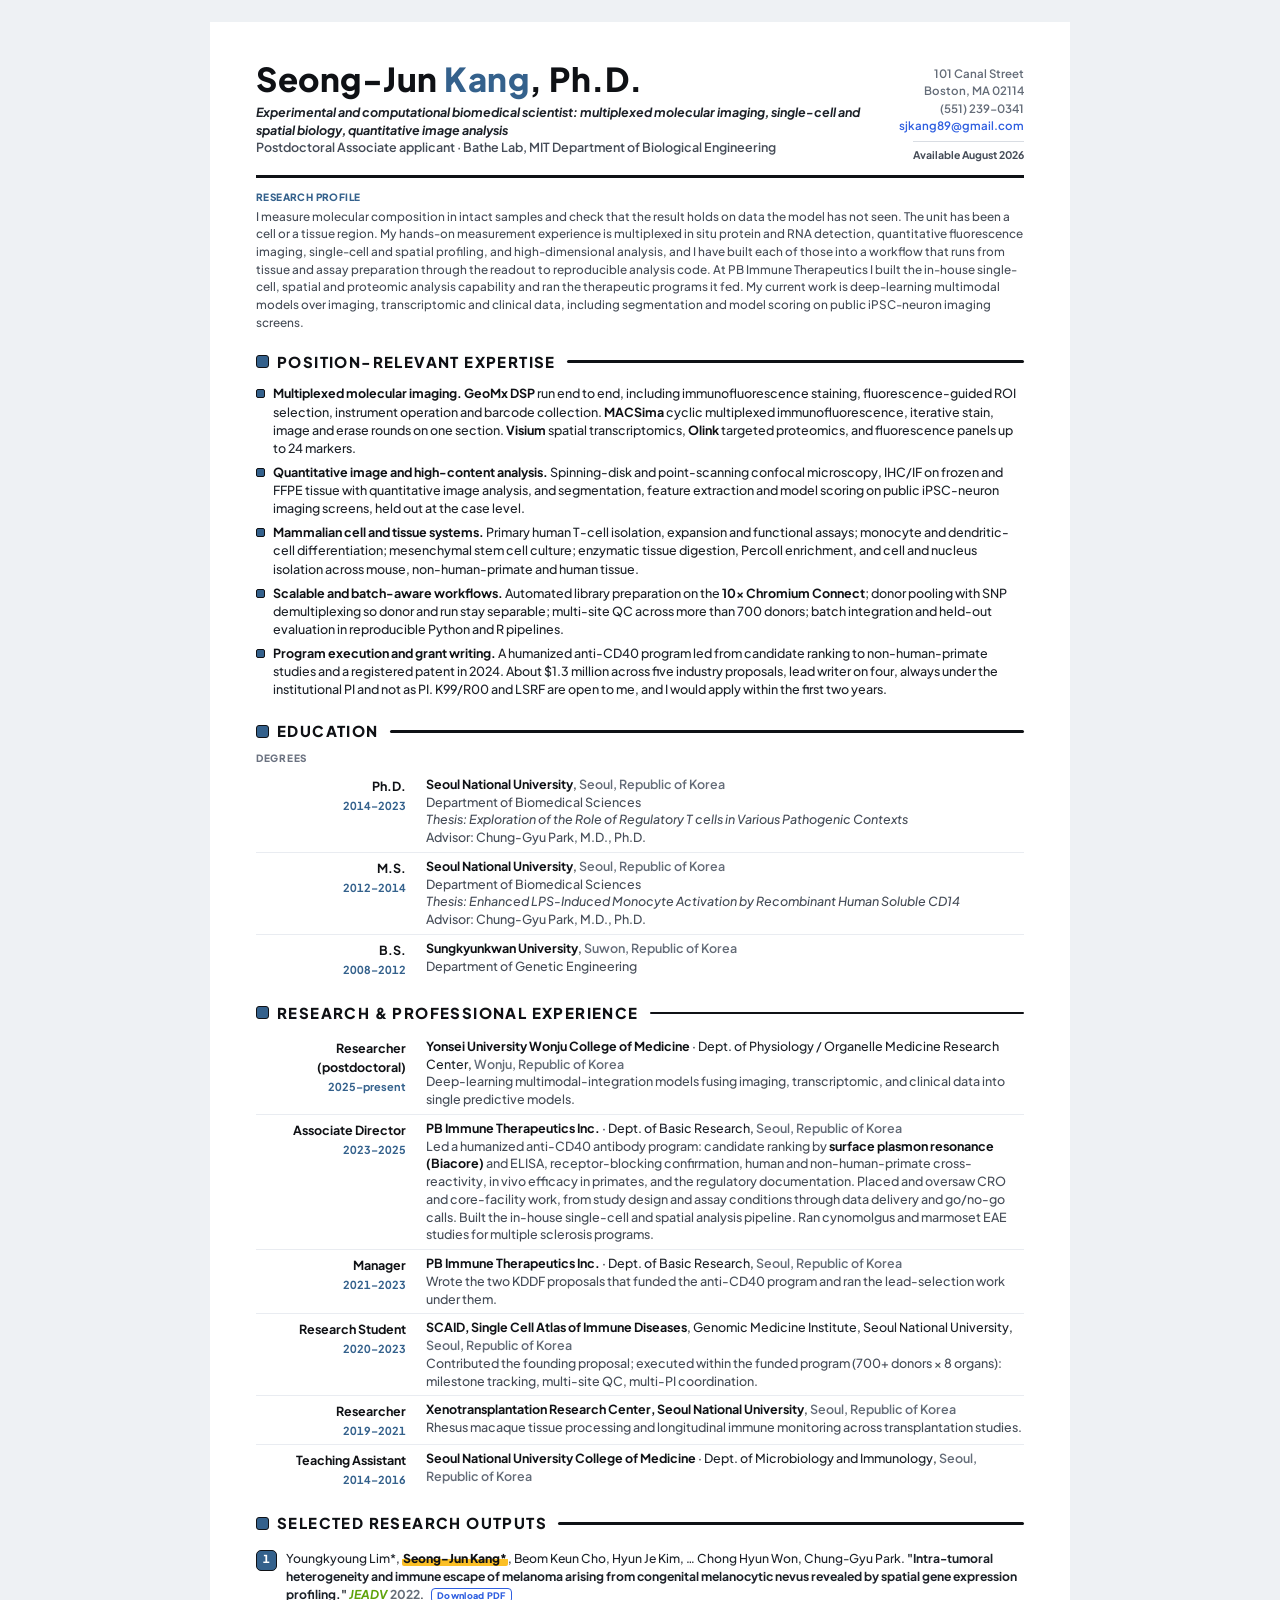
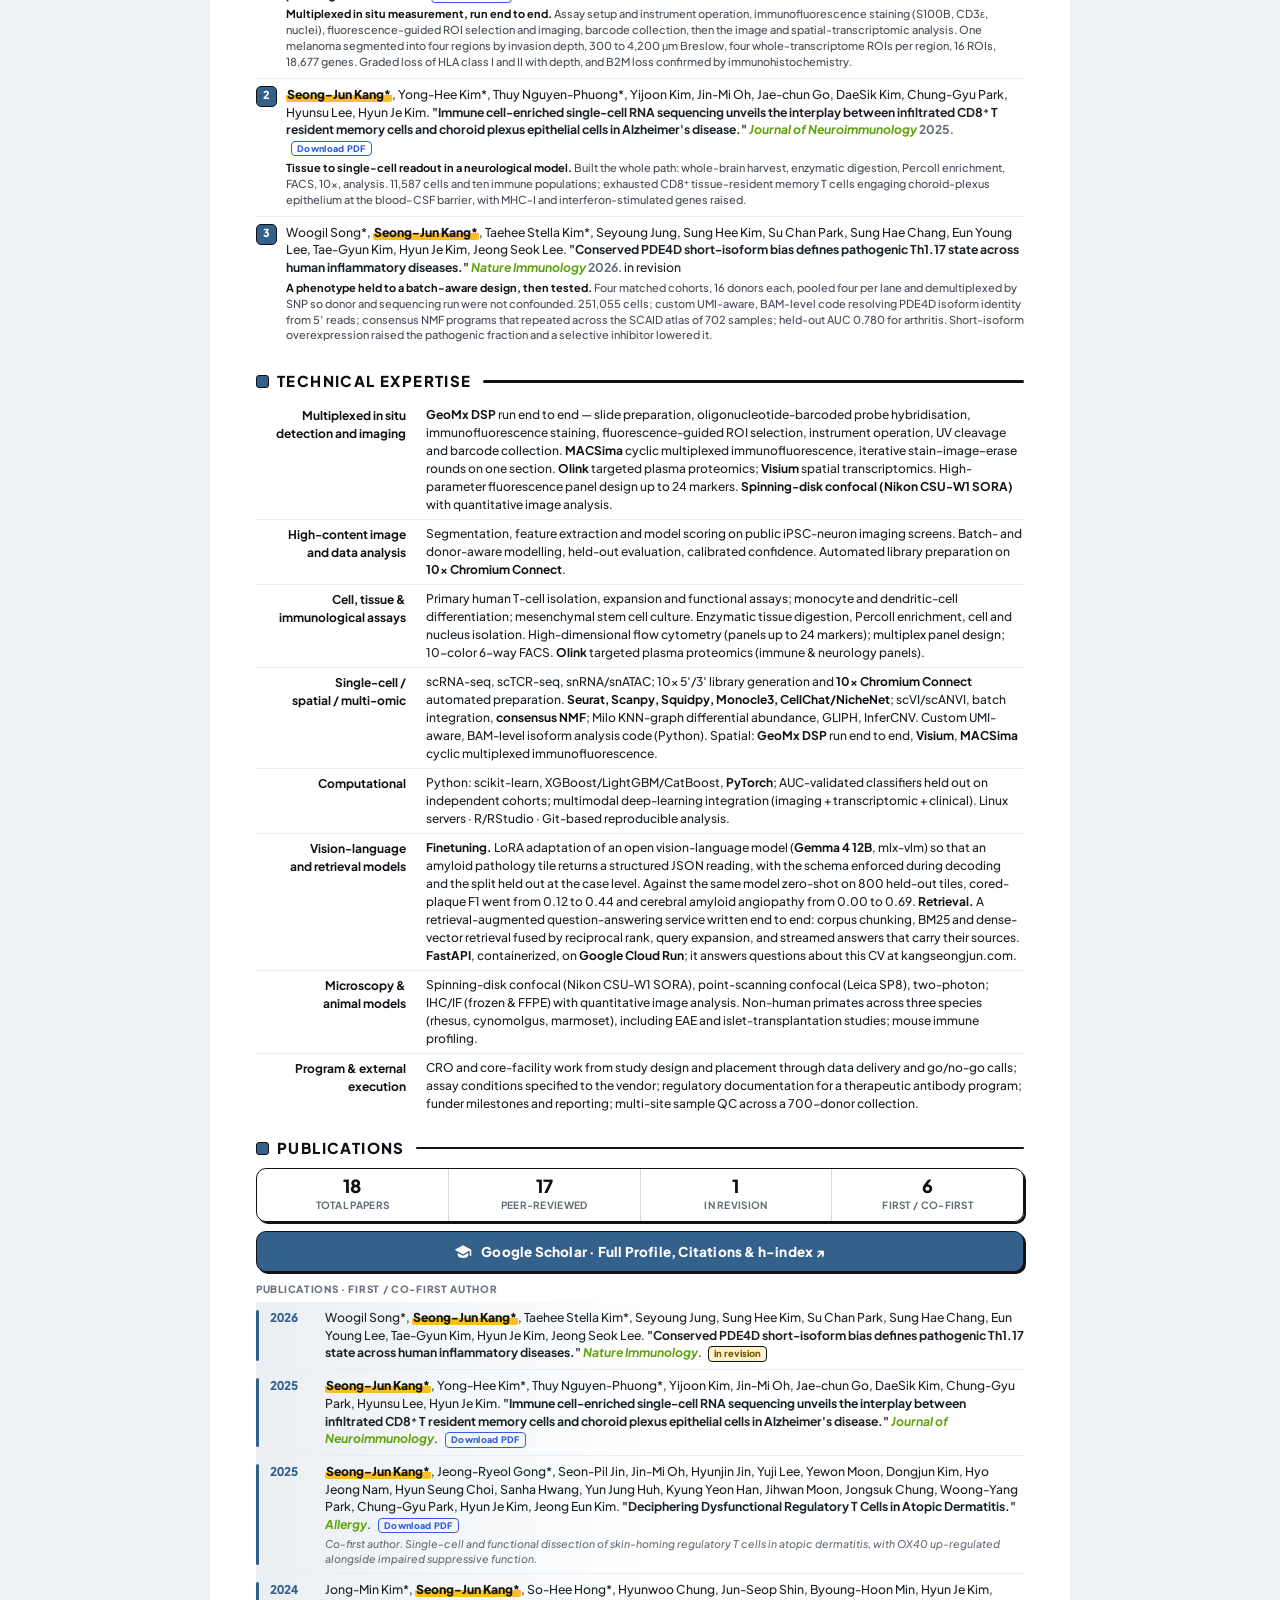
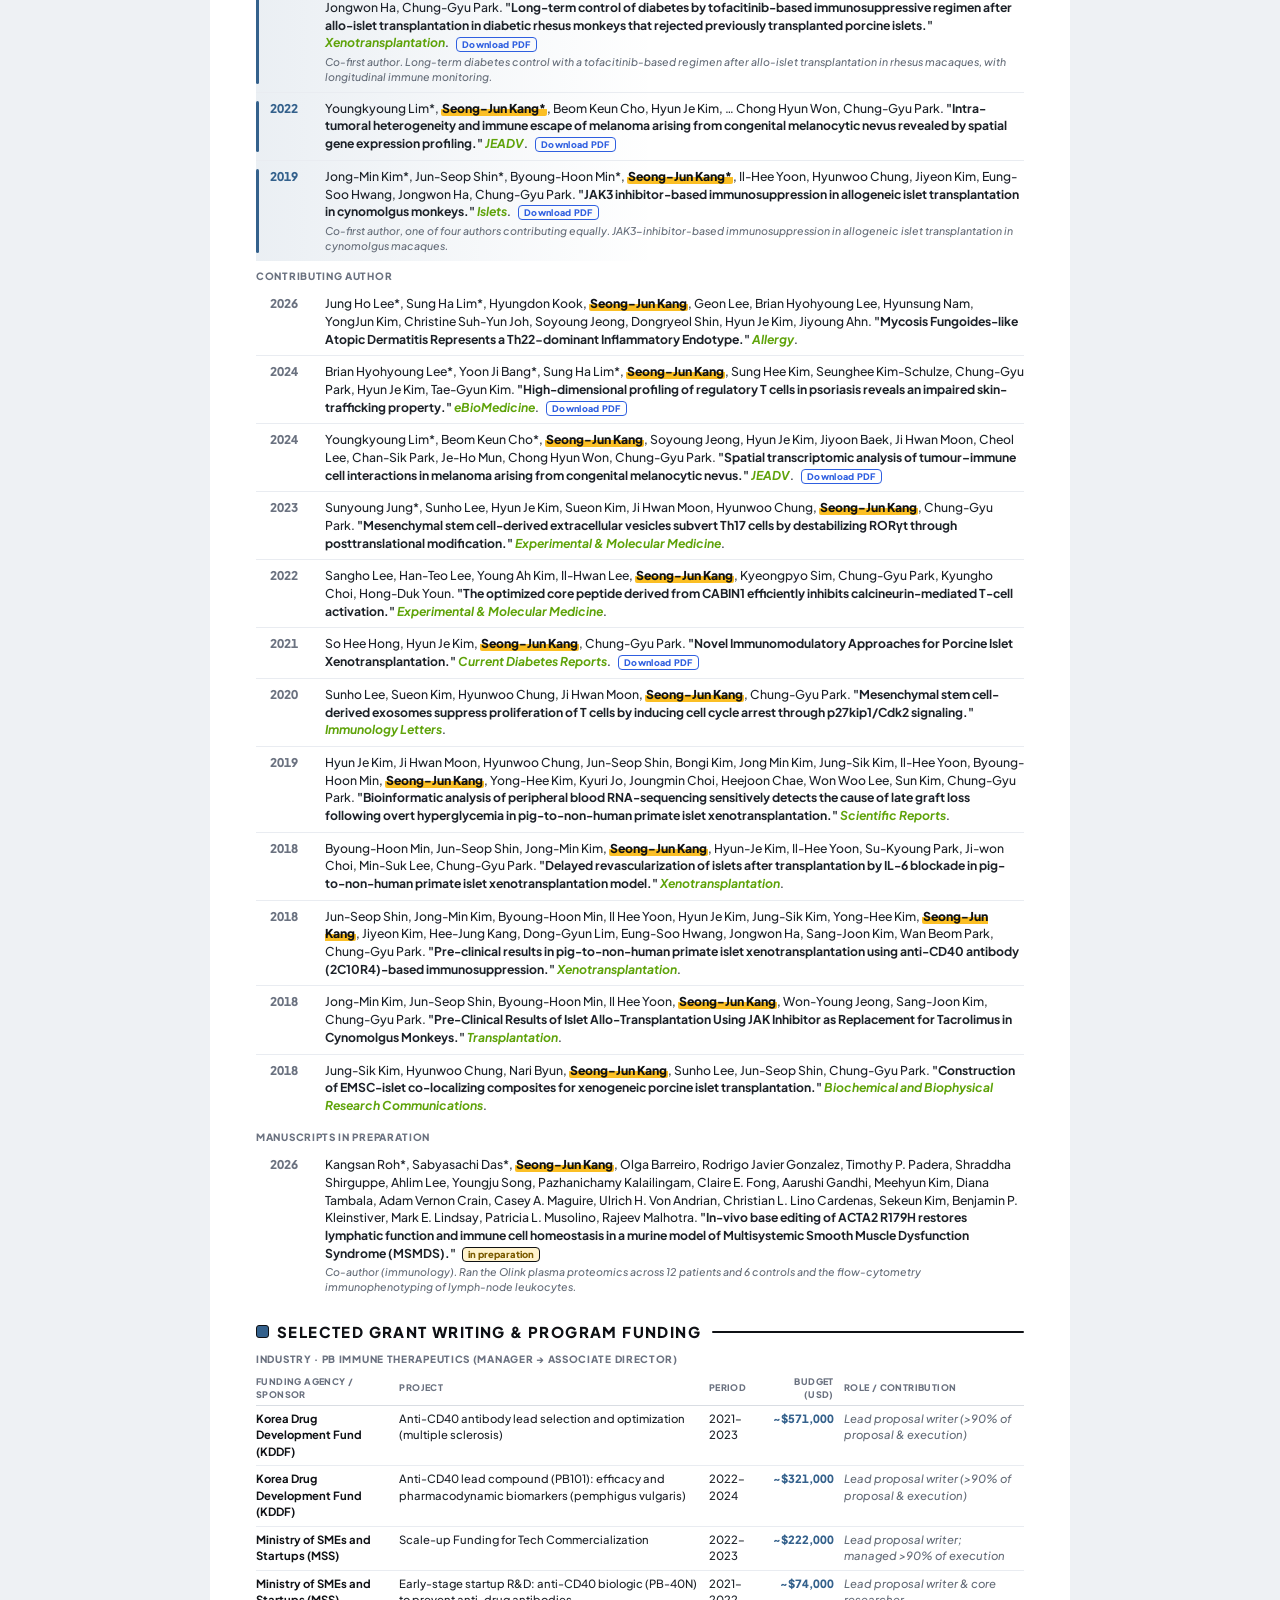
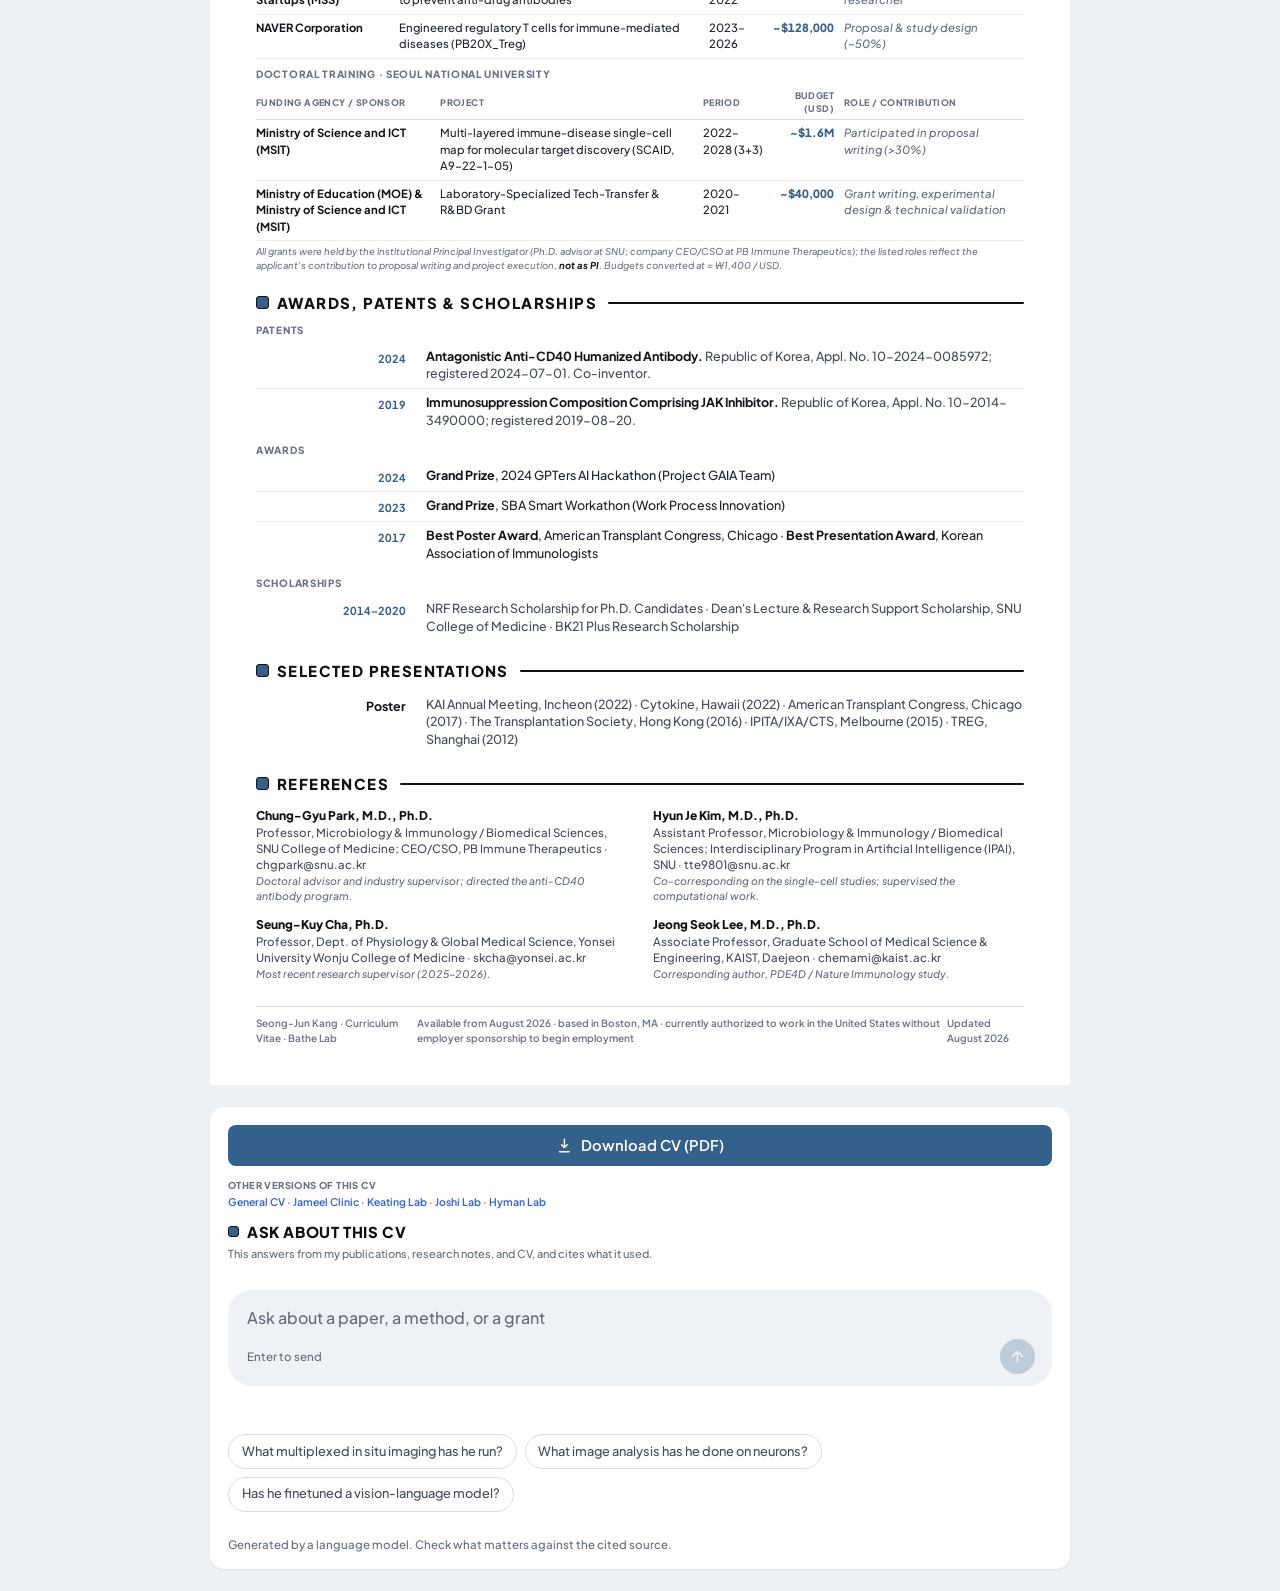
<file: for-bathe-lab/index.html>
<!doctype html>
<html lang="en">
<head>
<meta charset="utf-8">
<meta name="viewport" content="width=device-width, initial-scale=1">
<title>Seong-Jun Kang, Ph.D. · Curriculum Vitae · Bathe Lab</title>

<!-- Favicon: brain emoji as inline SVG (no extra file, works in light/dark) -->
<link rel="icon" href="data:image/svg+xml,<svg xmlns='http://www.w3.org/2000/svg' viewBox='0 0 100 100'><text y='.9em' font-size='90'>%F0%9F%A7%A0</text></svg>">

<!-- Open Graph / link-preview card. -->
<meta property="og:type" content="website">
<meta property="og:url" content="https://kangseongjun.com/for-bathe-lab/">
<meta property="og:title" content="Seong-Jun Kang, Ph.D. · Curriculum Vitae · Bathe Lab">
<meta property="og:description" content="Multiplexed in situ protein and RNA measurement, quantitative imaging, single-cell and spatial profiling, and the analysis that reads them. Postdoctoral Associate applicant, Bathe Lab, MIT Department of Biological Engineering.">
<!-- Each page carries its own card image, rendered from itself. One shared image would
     show one lab's name over every other lab's title. -->
<meta property="og:image" content="https://kangseongjun.com/for-bathe-lab/og-image.png">
<meta property="og:image:width" content="1200">
<meta property="og:image:height" content="630">
<meta name="twitter:card" content="summary_large_image">
<meta name="twitter:title" content="Seong-Jun Kang, Ph.D. · Curriculum Vitae · Bathe Lab">
<meta name="twitter:description" content="Multiplexed in situ protein and RNA measurement, quantitative imaging, single-cell and spatial profiling, and the analysis that reads them. Postdoctoral Associate applicant, Bathe Lab, MIT Department of Biological Engineering.">
<meta name="twitter:image" content="https://kangseongjun.com/for-bathe-lab/og-image.png">
<!-- Which source file this deployed copy was cut from. Bump it with every copy. -->
<meta name="generator" content="Seong-Jun-CV-for-labs/build.py v2.0.0 · blocks/bathe.json">

<link rel="preconnect" href="https://fonts.googleapis.com">
<link rel="preconnect" href="https://fonts.gstatic.com" crossorigin>
<link href="https://fonts.googleapis.com/css2?family=Plus+Jakarta+Sans:ital,wght@0,500;0,600;0,700;0,800;1,500;1,600;1,700&display=swap" rel="stylesheet">
<link rel="stylesheet" href="../chat/ksj-chat.css">
<style>
/* CV_brainfish v7 · v3 clean ledger + v6 detailed year-column pubs · BLUE accent (name highlight = yellow, journal = green) */
:root{
  --lime:#a3e635; --lime-deep:#5fa30a; --carbon:#0f1115; --ink:#1c2128; --graphite:#454c57; --iron:#646c78;
  /* --slate carries the sublabels, table headers, publication years and the footnote,
     all of them small. At #9aa2af it measures 2.6:1 on white, under the 4.5:1 threshold. */
  --slate:#6b7280; --line:#d9dde3; --line-soft:#e9ecf1; --cobalt:#2f5fe0; --paper:#ffffff;
  --blue:#34618c; --yellow:#fbbf25;
  --font:"Plus Jakarta Sans",-apple-system,BlinkMacSystemFont,"Segoe UI",sans-serif;
}
*{box-sizing:border-box;margin:0;padding:0}
html{-webkit-print-color-adjust:exact;print-color-adjust:exact}
body{font-family:var(--font);color:var(--ink);background:#eef1f4;font-size:13px;line-height:1.46;font-weight:500}
.page{max-width:860px;background:var(--paper);padding:40px 46px 40px}
a{color:var(--cobalt);text-decoration:none}

/* ---------- two-column shell: CV left, chat right ---------- */
/* The CV keeps its 860px measure. The chat takes a fixed 390px beside it and sticks to
   the viewport, because the CV is several screens long and a chat that scrolls away at
   the Education section is a chat nobody uses. */
.shell{display:grid;grid-template-columns:minmax(0,860px) 390px;gap:22px;
       max-width:1294px;margin:22px auto;align-items:start;padding:0 12px}
/* A hidden aside is out of the layout, but its grid column is not. Without this the CV
   sits 195px left of centre beside an empty gap whenever the chat is off. */
.shell:has(> .askpane[hidden]){grid-template-columns:minmax(0,860px);
                               justify-content:center;max-width:884px}
.cvpane{min-width:0}
.askpane{position:sticky;top:22px;background:var(--paper);border-radius:14px;
         padding:18px 18px 16px;box-shadow:0 1px 3px rgba(15,17,21,.07)}
.askpane .ksj-chat{
  --ksj-accent:var(--blue); --ksj-accent-2:#27496b; --ksj-accent-fg:#fff;
  --ksj-accent-bg:rgba(52,97,140,.10);
  --ksj-ink:var(--ink); --ksj-ink-2:var(--graphite); --ksj-muted:var(--iron);
  --ksj-line:var(--line); --ksj-line-2:var(--line-soft);
  --ksj-surface:var(--paper);
  /* The composer's fill. The pane is white, so this grey is what tells the composer
     apart from the outlined suggestion pills sitting under it. */
  --ksj-surface-2:#eef1f5;
  --ksj-font:var(--font);
  --ksj-log-max:calc(100vh - 330px);
}
.askpane .ksj-title{font-size:15px;font-weight:800;letter-spacing:.6px;text-transform:uppercase;
                    color:var(--carbon);display:flex;align-items:center;gap:8px}
.askpane .ksj-title::before{content:"";width:11px;height:11px;background:var(--blue);
                            border:1.5px solid var(--carbon);border-radius:3px;flex-shrink:0}
.askpane .ksj-intro{font-size:11px;line-height:1.45}
.cv-download{
  display:flex; align-items:center; justify-content:center; gap:.5rem;
  margin:0 0 .75rem; padding:.6rem 1rem;
  background:var(--blue); color:#fff; border-radius:8px;
  font-size:.92rem; font-weight:600; text-decoration:none;
  transition:background .15s;
}
/* A darker shade of the same accent on hover. color-mix keeps the hover in the same blue
   rather than jumping to the brighter --cobalt. */
.cv-download:hover{background:color-mix(in srgb, var(--blue) 82%, #000);}
.cv-download:focus-visible{outline:2.5px solid var(--cobalt);outline-offset:2px}
.cv-download svg{width:1.05rem; height:1.05rem; fill:none; stroke:currentColor; stroke-width:2; stroke-linecap:round; stroke-linejoin:round;}
/* The other pages of this CV. A reader who lands on one lab's page has no way to the
   others otherwise. Each page hides its own entry. */
.cv-others{margin:0 0 .75rem;font-size:10.5px;line-height:1.5;color:var(--iron);font-weight:600}
.cv-others b{display:block;font-size:9.5px;letter-spacing:.4px;text-transform:uppercase;
             color:var(--slate);margin-bottom:2px;font-weight:800}
.cv-others a{color:var(--cobalt)}
.cv-others a:hover{text-decoration:underline}
.cv-others a:focus-visible{outline:2px solid var(--cobalt);outline-offset:2px}

/* Below the point where 860 + 390 stops fitting, the CV goes full width and the chat
   moves under it. It stops being sticky there: a sticky panel on a phone eats the screen. */
@media (max-width:1290px){
  .shell{grid-template-columns:minmax(0,860px);justify-content:center;max-width:884px}
  .askpane{position:static;max-width:860px}
  .askpane .ksj-chat{--ksj-log-max:26rem}
}
b,strong{font-weight:700;color:var(--carbon)}
i,em{font-style:italic}

/* ---------- header ---------- */
.hgrid{display:flex;justify-content:space-between;align-items:flex-start;gap:24px;padding-bottom:12px;border-bottom:3px solid var(--carbon)}
.name{font-size:33px;font-weight:800;letter-spacing:.5px;line-height:1;color:var(--carbon)}
.name .accent{color:var(--blue)}
.titles{margin-top:9px;font-size:12.5px;color:var(--graphite);font-weight:600;line-height:1.4}
.titles .t-em{font-style:italic;font-weight:700;color:var(--ink)}
.hright{text-align:right;font-size:11.5px;color:var(--iron);font-weight:600;line-height:1.5;white-space:nowrap;padding-top:3px}
.hright .k{color:var(--cobalt)}

/* Availability and work authorization sit in the header on the v2 pages. A screener asks
   both inside the first thirty seconds, and on the old layout they were on the last page. */
.hright .avail{margin-top:7px;padding-top:6px;border-top:1px solid var(--line);
               font-size:10.5px;color:var(--graphite);font-weight:700;white-space:normal;
               width:max-content;max-width:230px;margin-left:auto;line-height:1.4}

.summary3{display:grid;grid-template-columns:1fr 1fr 1fr;gap:18px;margin-top:13px;padding-bottom:4px}
.summary3 .col{font-size:11px;color:var(--graphite);line-height:1.45;font-weight:500}
.summary3 .slab{display:block;font-weight:800;font-size:10px;letter-spacing:.4px;text-transform:uppercase;color:var(--blue);margin-bottom:3px}

/* v2 header: one paragraph instead of the three summary columns. The three columns had
   turned into a cover letter printed above the evidence. */
.profile{margin-top:12px;font-size:11.8px;line-height:1.5;color:var(--graphite);font-weight:500}
.profile .slab{display:block;font-weight:800;font-size:10px;letter-spacing:.4px;
               text-transform:uppercase;color:var(--blue);margin-bottom:3px}

/* Selected research outputs: the three to five items this reader should see first, each
   with what he did on it. The full list further down carries no annotation. */
ol.outputs{list-style:none;counter-reset:outp;margin-top:2px}
ol.outputs li{position:relative;padding:7px 0 8px 30px;border-bottom:1px solid var(--line-soft);
              font-size:12.2px;line-height:1.45;break-inside:avoid}
ol.outputs li:last-child{border-bottom:none}
ol.outputs li::before{counter-increment:outp;content:counter(outp);position:absolute;left:0;top:7px;
                      width:19px;height:19px;border:1.5px solid var(--carbon);border-radius:5px;
                      background:var(--blue);color:#fff;font-size:11px;font-weight:800;
                      text-align:center;line-height:16px;font-variant-numeric:tabular-nums}
ol.outputs .me{font-weight:800;color:var(--carbon);background:linear-gradient(180deg,transparent 55%,var(--yellow) 55%);padding:0 1px;border-radius:2px}
ol.outputs .ttl{font-weight:700;color:var(--ink)}
ol.outputs .jr{font-style:italic;font-weight:700;color:var(--lime-deep)}
ol.outputs .yr{color:var(--iron);font-weight:700}
ol.outputs .contrib{display:block;margin-top:3px;font-size:11px;color:var(--graphite);line-height:1.45}
ol.outputs .contrib b{color:var(--carbon)}

/* ---------- section headers ---------- */
.sec{margin-top:19px}
.sechdr{display:flex;align-items:center;gap:11px;margin-bottom:9px}
.sechdr h2{font-size:15px;font-weight:800;letter-spacing:1.4px;text-transform:uppercase;color:var(--carbon);white-space:nowrap;display:flex;align-items:center;gap:8px}
.sechdr h2::before{content:"";width:11px;height:11px;background:var(--blue);border:1.5px solid var(--carbon);border-radius:3px;display:inline-block}
.sechdr .rule{flex:1;height:2.5px;background:var(--carbon);border-radius:2px}
.sublbl{font-size:10px;font-weight:800;letter-spacing:.7px;text-transform:uppercase;color:var(--slate);margin:8px 0 5px}

/* ---------- ledger rows ---------- */
.row{display:grid;grid-template-columns:150px 1fr;gap:20px;padding:5px 0;break-inside:avoid}
.row .lab{text-align:right;padding-top:1px}
.row .lab .role{font-weight:700;font-size:12.5px;color:var(--carbon);line-height:1.25}
.row .lab .dt{display:block;font-size:11px;font-weight:700;color:var(--blue);font-variant-numeric:tabular-nums;margin-top:2px}
.row .lab .mini{display:block;font-size:10px;color:var(--slate);font-weight:600;font-style:italic;margin-top:3px}
.row .main{font-size:12.5px;color:var(--ink);line-height:1.42}
.row .main .org{font-weight:700;color:var(--carbon)}
.row .main .loc{color:var(--iron);font-weight:600}
.row .main .det{color:var(--graphite)}
.row .main .th{font-style:italic;color:var(--graphite)}
.row+.row{border-top:1px solid var(--line-soft)}

/* ---------- publications ---------- */
.pubstats{display:flex;flex-wrap:wrap;gap:0;border:1.5px solid var(--carbon);border-radius:10px;overflow:hidden;margin:2px 0 9px;box-shadow:2px 2px 0 var(--carbon)}
.pubstats .st{flex:1;min-width:120px;padding:8px 14px;border-right:1px solid var(--line);text-align:center}
.pubstats .st:last-child{border-right:none}
.pubstats .st b{display:block;font-size:18px;font-weight:800;color:var(--carbon);line-height:1}
.pubstats .st span{font-size:10px;font-weight:700;color:var(--iron);text-transform:uppercase;letter-spacing:.3px;margin-top:3px;display:block}
.pubkey{font-size:10.5px;color:var(--iron);font-style:italic;margin:0 0 8px}
/* Full width, and borrowing the border + hard shadow the stat card above it already uses,
   so the two read as one block. The shadow is what makes it look pressable: hover lifts it
   off the page, active pushes it into where the shadow was. */
.scholar-btn{display:flex;width:100%;align-items:center;justify-content:center;gap:9px;background:var(--blue);color:#fff;font-size:13.5px;font-weight:800;padding:10px 16px;border:1.5px solid var(--carbon);border-radius:10px;text-decoration:none;margin:2px 0 10px;letter-spacing:.2px;box-shadow:2px 2px 0 var(--carbon);transition:background .15s,transform .12s,box-shadow .12s}
.scholar-btn svg{flex-shrink:0}
.scholar-btn:hover{background:#27496b;transform:translate(-1px,-1px);box-shadow:3px 3px 0 var(--carbon)}
.scholar-btn:active{transform:translate(2px,2px);box-shadow:0 0 0 var(--carbon)}
.scholar-btn:focus-visible{outline:2.5px solid var(--cobalt);outline-offset:2px}
.granttbl{width:100%;border-collapse:collapse;margin:4px 0 4px;font-size:11.3px}
/* The industry table runs past a page break in print. Only a real thead repeats, and it
   only repeats with this display value; without it the second half of the table prints
   as unlabelled money. */
.granttbl thead{display:table-header-group}
.granttbl th{text-align:left;font-size:9px;font-weight:800;text-transform:uppercase;letter-spacing:.4px;color:var(--slate);border-bottom:1.5px solid var(--line);padding:3px 10px 4px 0}
.granttbl th.r,.granttbl td.bd{text-align:right}
.granttbl td{padding:5px 10px 5px 0;border-bottom:1px solid var(--line-soft);vertical-align:top}
.granttbl .ag{font-weight:700;color:var(--carbon)}
.granttbl .bd{font-weight:800;color:var(--blue);font-variant-numeric:tabular-nums;white-space:nowrap}
.granttbl .rl{color:var(--iron);font-style:italic}
.grantnote{font-size:9.5px;color:var(--slate);font-style:italic;margin-top:3px}

ol.pubs{list-style:none;counter-reset:pub}
ol.pubs li{position:relative;padding:6px 0 6px 30px;font-size:12px;line-height:1.45;break-inside:avoid;border-bottom:1px solid var(--line-soft)}
ol.pubs li:last-child{border-bottom:none}
ol.pubs li::before{counter-increment:pub;content:"["counter(pub)"]";position:absolute;left:0;top:6px;color:var(--slate);font-weight:700;font-size:11px;font-variant-numeric:tabular-nums}
ol.pubs li.pri{padding-left:34px}
ol.pubs li.pri::after{content:"";position:absolute;left:24px;top:8px;bottom:8px;width:3px;background:var(--lime);border-radius:2px}
.pubs .me{font-weight:800;color:var(--carbon);background:linear-gradient(180deg,transparent 58%,var(--lime) 58%);padding:0 1px;border-radius:2px}
.pubs .ttl{font-weight:700;color:var(--ink)}
.pubs .jr{font-style:italic;font-weight:700;color:var(--cobalt)}
.pubs .yr{color:var(--iron);font-weight:600}
.pubs .contrib{display:block;margin-top:3px;font-size:10.8px;color:var(--iron);font-style:italic;line-height:1.4}
.grouplbl{font-size:11px;font-weight:800;letter-spacing:.3px;color:var(--blue);font-style:italic;margin:11px 0 4px}
.publist{list-style:none;margin-top:2px}
.publist li{position:relative;padding:7px 0 7px 14px;border-bottom:1px solid var(--line-soft);font-size:12.2px;line-height:1.45;display:flex;gap:13px;align-items:baseline;break-inside:avoid}
.publist li:last-child{border-bottom:none}
.publist .yr{font-weight:800;font-size:12px;color:var(--slate);min-width:42px;font-variant-numeric:tabular-nums;flex-shrink:0}
.publist .ct{flex:1}
.publist li.pri{background:linear-gradient(90deg,rgba(52,97,140,.10),transparent 52%)}
.publist li.pri::before{content:"";position:absolute;left:0;top:8px;bottom:8px;width:3px;background:var(--blue);border-radius:2px}
.publist li.pri .yr{color:var(--blue)}
.publist .me{font-weight:800;color:var(--carbon);background:linear-gradient(180deg,transparent 55%,var(--yellow) 55%);padding:0 1px;border-radius:2px}
.publist .ttl{font-weight:700;color:var(--ink)}
.publist .jr{font-style:italic;font-weight:700;color:var(--lime-deep)}
.publist .rev{display:inline-block;font-size:9.5px;font-weight:800;color:#7a5a00;background:#fff3cd;border:1px solid var(--carbon);border-radius:4px;padding:0 5px;margin-left:4px}
.publist .contrib{display:block;margin-top:3px;font-size:10.6px;color:var(--iron);font-style:italic;line-height:1.4}
.pdf{display:inline-block;font-size:9px;font-weight:800;letter-spacing:.3px;color:var(--cobalt);border:1.2px solid var(--cobalt);border-radius:4px;padding:0 5px;margin-left:5px;text-decoration:none;vertical-align:middle}
.pdf:hover{background:var(--cobalt);color:#fff}
.th a{color:var(--cobalt);text-decoration:none;border-bottom:1px solid var(--cobalt)}

/* ---------- skills / interests / lists ---------- */
.skillrow{display:grid;grid-template-columns:150px 1fr;gap:20px;padding:5px 0;break-inside:avoid}
.skillrow+.skillrow{border-top:1px solid var(--line-soft)}
.skillrow .lab{text-align:right;font-weight:700;font-size:12px;color:var(--carbon);padding-top:1px}
.skillrow .items{font-size:12px;color:var(--ink);line-height:1.5}
.skillrow .items b{color:var(--carbon);font-weight:700}

.interest{list-style:none;font-size:12.5px}
.interest li{padding:3px 0 3px 17px;position:relative;line-height:1.45;color:var(--ink)}
.interest li::before{content:"";position:absolute;left:0;top:8px;width:7px;height:7px;background:var(--blue);border:1.4px solid var(--carbon);border-radius:2px}
.interest b{color:var(--carbon);font-weight:700}

.inline{font-size:12px;color:var(--ink);line-height:1.6}
.refgrid{display:grid;grid-template-columns:1fr 1fr;gap:6px 26px}
.refblk{font-size:11.5px;line-height:1.4;padding:4px 0}
.refblk .rn{font-weight:800;color:var(--carbon);font-size:12px}
.refblk .rr{color:var(--graphite);font-weight:500}
.refblk .rnote{font-style:italic;color:var(--iron);font-size:10.5px;margin-top:1px}

.foot{margin-top:20px;padding-top:9px;border-top:1px solid var(--line);font-size:10px;color:var(--slate);display:flex;justify-content:space-between;font-weight:600}

@media (max-width:680px){
  .summary3{grid-template-columns:1fr}.hgrid{flex-direction:column}.hright{text-align:left}
  .row,.skillrow{grid-template-columns:1fr;gap:2px}.row .lab,.skillrow .lab{text-align:left}.refgrid{grid-template-columns:1fr}
}
@media print{
  @page{size:Letter;margin:12mm 13mm}
  body{background:#fff;font-size:10.6px}
  /* This page's real job is still the PDF. The chat leaves no trace on paper. */
  .askpane{display:none}
  .shell{display:block;max-width:none;margin:0;padding:0;gap:0}
  .page{margin:0;max-width:none;padding:0;box-shadow:none}
  .sec{margin-top:13px}
  .sechdr,.row,.skillrow,ol.pubs li,.refblk{break-inside:avoid}
  /* break-inside alone let a heading sit alone at the foot of a page with its first entry
     on the next one. */
  .sechdr,.sublbl{break-after:avoid;page-break-after:avoid}
  .name{font-size:27px}
  /* This was position:fixed, which repeats the line on every sheet but pins it inside the
     page area, so on any full page it printed across the last entry. Pushing it into the
     page margin does not work either: Chrome clips fixed content at the page edge and the
     line disappeared from five of six pages. In flow it prints once, at the end, and never
     lands on anything. */
  .foot{position:static;margin-top:16px;padding-top:8px;border-top:1px solid var(--line-soft);break-inside:avoid}
}
</style>
</head>
<body>
<div class="shell">
<div class="cvpane">
<div class="page">

  <!-- ============ HEADER ============ -->
  <header>
    <div class="hgrid">
      <div class="hleft">
        <h1 class="name">Seong-Jun <span class="accent">Kang</span>, Ph.D.</h1>
        <div class="titles">
          <div class="t-em">Experimental and computational biomedical scientist: multiplexed molecular imaging, single-cell and spatial biology, quantitative image analysis</div>
          <div>Postdoctoral Associate applicant · Bathe Lab, MIT Department of Biological Engineering</div>
        </div>
      </div>
      <div class="hright">
        101 Canal Street<br>Boston, MA 02114<br>(551) 239-0341<br><span class="k">sjkang89@gmail.com</span>
        <div class="avail">Available August 2026</div>
      </div>
    </div>
    <div class="profile"><span class="slab">Research profile</span>I measure molecular composition in intact samples and check that the result holds on data the model has not seen. The unit has been a cell or a tissue region. My hands-on measurement experience is multiplexed in situ protein and RNA detection, quantitative fluorescence imaging, single-cell and spatial profiling, and high-dimensional analysis, and I have built each of those into a workflow that runs from tissue and assay preparation through the readout to reproducible analysis code. At PB Immune Therapeutics I built the in-house single-cell, spatial and proteomic analysis capability and ran the therapeutic programs it fed. My current work is deep-learning multimodal models over imaging, transcriptomic and clinical data, including segmentation and model scoring on public iPSC-neuron imaging screens.</div>
  </header>

  <!-- ============ POSITION-RELEVANT EXPERTISE ============ -->
  <section class="sec">
    <div class="sechdr"><h2>Position-Relevant Expertise</h2><div class="rule"></div></div>
    <ul class="interest">
      <li><b>Multiplexed molecular imaging.</b> <b>GeoMx DSP</b> run end to end, including immunofluorescence staining, fluorescence-guided ROI selection, instrument operation and barcode collection. <b>MACSima</b> cyclic multiplexed immunofluorescence, iterative stain, image and erase rounds on one section. <b>Visium</b> spatial transcriptomics, <b>Olink</b> targeted proteomics, and fluorescence panels up to 24 markers.</li>
      <li><b>Quantitative image and high-content analysis.</b> Spinning-disk and point-scanning confocal microscopy, IHC/IF on frozen and FFPE tissue with quantitative image analysis, and segmentation, feature extraction and model scoring on public iPSC-neuron imaging screens, held out at the case level.</li>
      <li><b>Mammalian cell and tissue systems.</b> Primary human T-cell isolation, expansion and functional assays; monocyte and dendritic-cell differentiation; mesenchymal stem cell culture; enzymatic tissue digestion, Percoll enrichment, and cell and nucleus isolation across mouse, non-human-primate and human tissue.</li>
      <li><b>Scalable and batch-aware workflows.</b> Automated library preparation on the <b>10x Chromium Connect</b>; donor pooling with SNP demultiplexing so donor and run stay separable; multi-site QC across more than 700 donors; batch integration and held-out evaluation in reproducible Python and R pipelines.</li>
      <li><b>Program execution and grant writing.</b> A humanized anti-CD40 program led from candidate ranking to non-human-primate studies and a registered patent in 2024. About $1.3 million across five industry proposals, lead writer on four, always under the institutional PI and not as PI. K99/R00 and LSRF are open to me, and I would apply within the first two years.</li>
    </ul>
  </section>

  <!-- ============ EDUCATION ============ -->
  <section class="sec">
    <div class="sechdr"><h2>Education</h2><div class="rule"></div></div>
    <div class="sublbl">Degrees</div>
    <div class="row">
      <div class="lab"><span class="role">Ph.D.</span><span class="dt">2014–2023</span></div>
      <div class="main"><span class="org">Seoul National University</span>, <span class="loc">Seoul, Republic of Korea</span><br><span class="det">Department of Biomedical Sciences</span><br><span class="th">Thesis: Exploration of the Role of Regulatory T cells in Various Pathogenic Contexts</span><br><span class="det">Advisor: Chung-Gyu Park, M.D., Ph.D.</span></div>
    </div>
    <div class="row">
      <div class="lab"><span class="role">M.S.</span><span class="dt">2012–2014</span></div>
      <div class="main"><span class="org">Seoul National University</span>, <span class="loc">Seoul, Republic of Korea</span><br><span class="det">Department of Biomedical Sciences</span><br><span class="th">Thesis: Enhanced LPS-Induced Monocyte Activation by Recombinant Human Soluble CD14</span><br><span class="det">Advisor: Chung-Gyu Park, M.D., Ph.D.</span></div>
    </div>
    <div class="row">
      <div class="lab"><span class="role">B.S.</span><span class="dt">2008–2012</span></div>
      <div class="main"><span class="org">Sungkyunkwan University</span>, <span class="loc">Suwon, Republic of Korea</span><br><span class="det">Department of Genetic Engineering</span></div>
    </div>
  </section>

  <!-- ============ RESEARCH & PROFESSIONAL EXPERIENCE ============ -->
  <section class="sec">
    <div class="sechdr"><h2>Research &amp; Professional Experience</h2><div class="rule"></div></div>
    <div class="row">
      <div class="lab"><span class="role">Researcher<br>(postdoctoral)</span><span class="dt">2025–present</span></div>
      <div class="main"><span class="org">Yonsei University Wonju College of Medicine</span> · Dept. of Physiology / Organelle Medicine Research Center, <span class="loc">Wonju, Republic of Korea</span><br><span class="det">Deep-learning multimodal-integration models fusing imaging, transcriptomic, and clinical data into single predictive models.</span></div>
    </div>
    <div class="row">
      <div class="lab"><span class="role">Associate Director</span><span class="dt">2023–2025</span></div>
      <div class="main"><span class="org">PB Immune Therapeutics Inc.</span> · Dept. of Basic Research, <span class="loc">Seoul, Republic of Korea</span><br><span class="det">Led a humanized anti-CD40 antibody program: candidate ranking by <b>surface plasmon resonance (Biacore)</b> and ELISA, receptor-blocking confirmation, human and non-human-primate cross-reactivity, in vivo efficacy in primates, and the regulatory documentation. Placed and oversaw CRO and core-facility work, from study design and assay conditions through data delivery and go/no-go calls. Built the in-house single-cell and spatial analysis pipeline. Ran cynomolgus and marmoset EAE studies for multiple sclerosis programs.</span></div>
    </div>
    <div class="row">
      <div class="lab"><span class="role">Manager</span><span class="dt">2021–2023</span></div>
      <div class="main"><span class="org">PB Immune Therapeutics Inc.</span> · Dept. of Basic Research, <span class="loc">Seoul, Republic of Korea</span><br><span class="det">Wrote the two KDDF proposals that funded the anti-CD40 program and ran the lead-selection work under them.</span></div>
    </div>
    <div class="row">
      <div class="lab"><span class="role">Research Student</span><span class="dt">2020–2023</span></div>
      <div class="main"><span class="org">SCAID, Single Cell Atlas of Immune Diseases</span>, Genomic Medicine Institute, Seoul National University, <span class="loc">Seoul, Republic of Korea</span><br><span class="det">Contributed the founding proposal; executed within the funded program (700+ donors × 8 organs): milestone tracking, multi-site QC, multi-PI coordination.</span></div>
    </div>
    <div class="row">
      <div class="lab"><span class="role">Researcher</span><span class="dt">2019–2021</span></div>
      <div class="main"><span class="org">Xenotransplantation Research Center, Seoul National University</span>, <span class="loc">Seoul, Republic of Korea</span><br><span class="det">Rhesus macaque tissue processing and longitudinal immune monitoring across transplantation studies.</span></div>
    </div>
    <div class="row">
      <div class="lab"><span class="role">Teaching Assistant</span><span class="dt">2014–2016</span></div>
      <div class="main"><span class="org">Seoul National University College of Medicine</span> · Dept. of Microbiology and Immunology, <span class="loc">Seoul, Republic of Korea</span></div>
    </div>
  </section>

  <!-- ============ SELECTED RESEARCH OUTPUTS ============ -->
  <section class="sec">
    <div class="sechdr"><h2>Selected Research Outputs</h2><div class="rule"></div></div>
    <ol class="outputs">
      <li>Youngkyoung Lim*, <span class="me">Seong-Jun Kang*</span>, Beom Keun Cho, Hyun Je Kim, … Chong Hyun Won, Chung-Gyu Park. <span class="ttl">"Intra-tumoral heterogeneity and immune escape of melanoma arising from congenital melanocytic nevus revealed by spatial gene expression profiling."</span> <span class="jr">JEADV</span> <span class="yr">2022</span>. <a class="pdf" href="../papers/2022_JEADV_melanoma_spatial.pdf">Download PDF</a><span class="contrib"><b>Multiplexed in situ measurement, run end to end.</b> Assay setup and instrument operation, immunofluorescence staining (S100B, CD3ε, nuclei), fluorescence-guided ROI selection and imaging, barcode collection, then the image and spatial-transcriptomic analysis. One melanoma segmented into four regions by invasion depth, 300 to 4,200 μm Breslow, four whole-transcriptome ROIs per region, 16 ROIs, 18,677 genes. Graded loss of HLA class I and II with depth, and B2M loss confirmed by immunohistochemistry.</span></li>
      <li><span class="me">Seong-Jun Kang*</span>, Yong-Hee Kim*, Thuy Nguyen-Phuong*, Yijoon Kim, Jin-Mi Oh, Jae-chun Go, DaeSik Kim, Chung-Gyu Park, Hyunsu Lee, Hyun Je Kim. <span class="ttl">"Immune cell-enriched single-cell RNA sequencing unveils the interplay between infiltrated CD8⁺ T resident memory cells and choroid plexus epithelial cells in Alzheimer's disease."</span> <span class="jr">Journal of Neuroimmunology</span> <span class="yr">2025</span>. <a class="pdf" href="../papers/2025_JNI_Alzheimer_scRNAseq.pdf">Download PDF</a><span class="contrib"><b>Tissue to single-cell readout in a neurological model.</b> Built the whole path: whole-brain harvest, enzymatic digestion, Percoll enrichment, FACS, 10x, analysis. 11,587 cells and ten immune populations; exhausted CD8⁺ tissue-resident memory T cells engaging choroid-plexus epithelium at the blood–CSF barrier, with MHC-I and interferon-stimulated genes raised.</span></li>
      <li>Woogil Song*, <span class="me">Seong-Jun Kang*</span>, Taehee Stella Kim*, Seyoung Jung, Sung Hee Kim, Su Chan Park, Sung Hae Chang, Eun Young Lee, Tae-Gyun Kim, Hyun Je Kim, Jeong Seok Lee. <span class="ttl">"Conserved PDE4D short-isoform bias defines pathogenic Th1.17 state across human inflammatory diseases."</span> <span class="jr">Nature Immunology</span> <span class="yr">2026</span>. <span class="rev">in revision</span><span class="contrib"><b>A phenotype held to a batch-aware design, then tested.</b> Four matched cohorts, 16 donors each, pooled four per lane and demultiplexed by SNP so donor and sequencing run were not confounded. 251,055 cells; custom UMI-aware, BAM-level code resolving PDE4D isoform identity from 5′ reads; consensus NMF programs that repeated across the SCAID atlas of 702 samples; held-out AUC 0.780 for arthritis. Short-isoform overexpression raised the pathogenic fraction and a selective inhibitor lowered it.</span></li>
    </ol>
  </section>

  <!-- ============ TECHNICAL EXPERTISE ============ -->
  <section class="sec">
    <div class="sechdr"><h2>Technical Expertise</h2><div class="rule"></div></div>
    <div class="skillrow">
      <div class="lab">Multiplexed in situ<br>detection and imaging</div>
      <div class="items"><b>GeoMx DSP</b> run end to end — slide preparation, oligonucleotide-barcoded probe hybridisation, immunofluorescence staining, fluorescence-guided ROI selection, instrument operation, UV cleavage and barcode collection. <b>MACSima</b> cyclic multiplexed immunofluorescence, iterative stain–image–erase rounds on one section. <b>Olink</b> targeted plasma proteomics; <b>Visium</b> spatial transcriptomics. High-parameter fluorescence panel design up to 24 markers. <b>Spinning-disk confocal (Nikon CSU-W1 SORA)</b> with quantitative image analysis.</div>
    </div>
    <div class="skillrow">
      <div class="lab">High-content image<br>and data analysis</div>
      <div class="items">Segmentation, feature extraction and model scoring on public iPSC-neuron imaging screens. Batch- and donor-aware modelling, held-out evaluation, calibrated confidence. Automated library preparation on <b>10x Chromium Connect</b>.</div>
    </div>
    <div class="skillrow">
      <div class="lab">Cell, tissue &amp;<br>immunological assays</div>
      <div class="items">Primary human T-cell isolation, expansion and functional assays; monocyte and dendritic-cell differentiation; mesenchymal stem cell culture. Enzymatic tissue digestion, Percoll enrichment, cell and nucleus isolation. High-dimensional flow cytometry (panels up to 24 markers); multiplex panel design; 10-color 6-way FACS. <b>Olink</b> targeted plasma proteomics (immune &amp; neurology panels).</div>
    </div>
    <div class="skillrow">
      <div class="lab">Single-cell /<br>spatial / multi-omic</div>
      <div class="items">scRNA-seq, scTCR-seq, snRNA/snATAC; 10x 5′/3′ library generation and <b>10x Chromium Connect</b> automated preparation. <b>Seurat, Scanpy, Squidpy, Monocle3, CellChat/NicheNet</b>; scVI/scANVI, batch integration, <b>consensus NMF</b>; Milo KNN-graph differential abundance, GLIPH, InferCNV. Custom UMI-aware, BAM-level isoform analysis code (Python). Spatial: <b>GeoMx DSP</b> run end to end, <b>Visium</b>, <b>MACSima</b> cyclic multiplexed immunofluorescence.</div>
    </div>
    <div class="skillrow">
      <div class="lab">Computational</div>
      <div class="items">Python: scikit-learn, XGBoost/LightGBM/CatBoost, <b>PyTorch</b>; AUC-validated classifiers held out on independent cohorts; multimodal deep-learning integration (imaging + transcriptomic + clinical). Linux servers · R/RStudio · Git-based reproducible analysis.</div>
    </div>
    <div class="skillrow">
      <div class="lab">Vision-language<br>and retrieval models</div>
      <div class="items"><b>Finetuning.</b> LoRA adaptation of an open vision-language model (<b>Gemma 4 12B</b>, mlx-vlm) so that an amyloid pathology tile returns a structured JSON reading, with the schema enforced during decoding and the split held out at the case level. Against the same model zero-shot on 800 held-out tiles, cored-plaque F1 went from 0.12 to 0.44 and cerebral amyloid angiopathy from 0.00 to 0.69. <b>Retrieval.</b> A retrieval-augmented question-answering service written end to end: corpus chunking, BM25 and dense-vector retrieval fused by reciprocal rank, query expansion, and streamed answers that carry their sources. <b>FastAPI</b>, containerized, on <b>Google Cloud Run</b>; it answers questions about this CV at kangseongjun.com.</div>
    </div>
    <div class="skillrow">
      <div class="lab">Microscopy &amp;<br>animal models</div>
      <div class="items">Spinning-disk confocal (Nikon CSU-W1 SORA), point-scanning confocal (Leica SP8), two-photon; IHC/IF (frozen &amp; FFPE) with quantitative image analysis. Non-human primates across three species (rhesus, cynomolgus, marmoset), including EAE and islet-transplantation studies; mouse immune profiling.</div>
    </div>
    <div class="skillrow">
      <div class="lab">Program &amp; external<br>execution</div>
      <div class="items">CRO and core-facility work from study design and placement through data delivery and go/no-go calls; assay conditions specified to the vendor; regulatory documentation for a therapeutic antibody program; funder milestones and reporting; multi-site sample QC across a 700-donor collection.</div>
    </div>
  </section>

  <!-- ============ PUBLICATIONS ============ -->
  <section class="sec">
    <div class="sechdr"><h2>Publications</h2><div class="rule"></div></div>
    <div class="pubstats">
      <div class="st"><b>18</b><span>Total papers</span></div>
      <div class="st"><b>17</b><span>Peer-reviewed</span></div>
      <div class="st"><b>1</b><span>In revision</span></div>
      <div class="st"><b>6</b><span>First / co-first</span></div>
    </div>
    <a class="scholar-btn" href="https://scholar.google.com/citations?hl=ko&amp;user=tMsQgs8AAAAJ" target="_blank" rel="noopener"><svg viewBox="0 0 24 24" width="18" height="18" fill="currentColor" aria-hidden="true"><path d="M12 3L1 9l11 6 9-4.91V17h2V9L12 3zM5 13.18v3.5c0 1.52 3.13 3.32 7 3.32s7-1.8 7-3.32v-3.5l-7 3.82-7-3.82z"/></svg>Google Scholar · Full Profile, Citations &amp; h-index ↗</a>
    <div class="sublbl">Publications · First / Co-first Author</div>
    <ul class="publist">
      <li class="pri"><span class="yr">2026</span><span class="ct">Woogil Song*, <span class="me">Seong-Jun Kang*</span>, Taehee Stella Kim*, Seyoung Jung, Sung Hee Kim, Su Chan Park, Sung Hae Chang, Eun Young Lee, Tae-Gyun Kim, Hyun Je Kim, Jeong Seok Lee. <span class="ttl">"Conserved PDE4D short-isoform bias defines pathogenic Th1.17 state across human inflammatory diseases."</span> <span class="jr">Nature Immunology</span>. <span class="rev">in revision</span></span></li>
      <li class="pri"><span class="yr">2025</span><span class="ct"><span class="me">Seong-Jun Kang*</span>, Yong-Hee Kim*, Thuy Nguyen-Phuong*, Yijoon Kim, Jin-Mi Oh, Jae-chun Go, DaeSik Kim, Chung-Gyu Park, Hyunsu Lee, Hyun Je Kim. <span class="ttl">"Immune cell-enriched single-cell RNA sequencing unveils the interplay between infiltrated CD8⁺ T resident memory cells and choroid plexus epithelial cells in Alzheimer's disease."</span> <span class="jr">Journal of Neuroimmunology</span>. <a class="pdf" href="../papers/2025_JNI_Alzheimer_scRNAseq.pdf">Download PDF</a></span></li>
      <li class="pri"><span class="yr">2025</span><span class="ct"><span class="me">Seong-Jun Kang*</span>, Jeong-Ryeol Gong*, Seon-Pil Jin, Jin-Mi Oh, Hyunjin Jin, Yuji Lee, Yewon Moon, Dongjun Kim, Hyo Jeong Nam, Hyun Seung Choi, Sanha Hwang, Yun Jung Huh, Kyung Yeon Han, Jihwan Moon, Jongsuk Chung, Woong-Yang Park, Chung-Gyu Park, Hyun Je Kim, Jeong Eun Kim. <span class="ttl">"Deciphering Dysfunctional Regulatory T Cells in Atopic Dermatitis."</span> <span class="jr">Allergy</span>. <a class="pdf" href="../papers/2025_Allergy_AD_Treg.pdf">Download PDF</a><span class="contrib">Co-first author. Single-cell and functional dissection of skin-homing regulatory T cells in atopic dermatitis, with OX40 up-regulated alongside impaired suppressive function.</span></span></li>
      <li class="pri"><span class="yr">2024</span><span class="ct">Jong-Min Kim*, <span class="me">Seong-Jun Kang*</span>, So-Hee Hong*, Hyunwoo Chung, Jun-Seop Shin, Byoung-Hoon Min, Hyun Je Kim, Jongwon Ha, Chung-Gyu Park. <span class="ttl">"Long-term control of diabetes by tofacitinib-based immunosuppressive regimen after allo-islet transplantation in diabetic rhesus monkeys that rejected previously transplanted porcine islets."</span> <span class="jr">Xenotransplantation</span>. <a class="pdf" href="../papers/2024_Xenotransplantation_tofacitinib.pdf">Download PDF</a><span class="contrib">Co-first author. Long-term diabetes control with a tofacitinib-based regimen after allo-islet transplantation in rhesus macaques, with longitudinal immune monitoring.</span></span></li>
      <li class="pri"><span class="yr">2022</span><span class="ct">Youngkyoung Lim*, <span class="me">Seong-Jun Kang*</span>, Beom Keun Cho, Hyun Je Kim, … Chong Hyun Won, Chung-Gyu Park. <span class="ttl">"Intra-tumoral heterogeneity and immune escape of melanoma arising from congenital melanocytic nevus revealed by spatial gene expression profiling."</span> <span class="jr">JEADV</span>. <a class="pdf" href="../papers/2022_JEADV_melanoma_spatial.pdf">Download PDF</a></span></li>
      <li class="pri"><span class="yr">2019</span><span class="ct">Jong-Min Kim*, Jun-Seop Shin*, Byoung-Hoon Min*, <span class="me">Seong-Jun Kang*</span>, Il-Hee Yoon, Hyunwoo Chung, Jiyeon Kim, Eung-Soo Hwang, Jongwon Ha, Chung-Gyu Park. <span class="ttl">"JAK3 inhibitor-based immunosuppression in allogeneic islet transplantation in cynomolgus monkeys."</span> <span class="jr">Islets</span>. <a class="pdf" href="../papers/2019_Islets_JAK3_isletTx.pdf">Download PDF</a><span class="contrib">Co-first author, one of four authors contributing equally. JAK3-inhibitor-based immunosuppression in allogeneic islet transplantation in cynomolgus macaques.</span></span></li>
    </ul>
    <div class="sublbl">Contributing Author</div>
    <ul class="publist">
      <li><span class="yr">2026</span><span class="ct">Jung Ho Lee*, Sung Ha Lim*, Hyungdon Kook, <span class="me">Seong-Jun Kang</span>, Geon Lee, Brian Hyohyoung Lee, Hyunsung Nam, YongJun Kim, Christine Suh-Yun Joh, Soyoung Jeong, Dongryeol Shin, Hyun Je Kim, Jiyoung Ahn. <span class="ttl">"Mycosis Fungoides-like Atopic Dermatitis Represents a Th22-dominant Inflammatory Endotype."</span> <span class="jr">Allergy</span>.</span></li>
      <li><span class="yr">2024</span><span class="ct">Brian Hyohyoung Lee*, Yoon Ji Bang*, Sung Ha Lim*, <span class="me">Seong-Jun Kang</span>, Sung Hee Kim, Seunghee Kim-Schulze, Chung-Gyu Park, Hyun Je Kim, Tae-Gyun Kim. <span class="ttl">"High-dimensional profiling of regulatory T cells in psoriasis reveals an impaired skin-trafficking property."</span> <span class="jr">eBioMedicine</span>. <a class="pdf" href="../papers/2024_eBioMedicine_psoriasis_Treg.pdf">Download PDF</a></span></li>
      <li><span class="yr">2024</span><span class="ct">Youngkyoung Lim*, Beom Keun Cho*, <span class="me">Seong-Jun Kang</span>, Soyoung Jeong, Hyun Je Kim, Jiyoon Baek, Ji Hwan Moon, Cheol Lee, Chan-Sik Park, Je-Ho Mun, Chong Hyun Won, Chung-Gyu Park. <span class="ttl">"Spatial transcriptomic analysis of tumour–immune cell interactions in melanoma arising from congenital melanocytic nevus."</span> <span class="jr">JEADV</span>. <a class="pdf" href="../papers/2024_JEADV_melanoma_immune.pdf">Download PDF</a></span></li>
      <li><span class="yr">2023</span><span class="ct">Sunyoung Jung*, Sunho Lee, Hyun Je Kim, Sueon Kim, Ji Hwan Moon, Hyunwoo Chung, <span class="me">Seong-Jun Kang</span>, Chung-Gyu Park. <span class="ttl">"Mesenchymal stem cell-derived extracellular vesicles subvert Th17 cells by destabilizing RORγt through posttranslational modification."</span> <span class="jr">Experimental &amp; Molecular Medicine</span>.</span></li>
      <li><span class="yr">2022</span><span class="ct">Sangho Lee, Han-Teo Lee, Young Ah Kim, Il-Hwan Lee, <span class="me">Seong-Jun Kang</span>, Kyeongpyo Sim, Chung-Gyu Park, Kyungho Choi, Hong-Duk Youn. <span class="ttl">"The optimized core peptide derived from CABIN1 efficiently inhibits calcineurin-mediated T-cell activation."</span> <span class="jr">Experimental &amp; Molecular Medicine</span>.</span></li>
      <li><span class="yr">2021</span><span class="ct">So Hee Hong, Hyun Je Kim, <span class="me">Seong-Jun Kang</span>, Chung-Gyu Park. <span class="ttl">"Novel Immunomodulatory Approaches for Porcine Islet Xenotransplantation."</span> <span class="jr">Current Diabetes Reports</span>. <a class="pdf" href="../papers/2021_CurrDiabRep_xeno_review.pdf">Download PDF</a></span></li>
      <li><span class="yr">2020</span><span class="ct">Sunho Lee, Sueon Kim, Hyunwoo Chung, Ji Hwan Moon, <span class="me">Seong-Jun Kang</span>, Chung-Gyu Park. <span class="ttl">"Mesenchymal stem cell-derived exosomes suppress proliferation of T cells by inducing cell cycle arrest through p27kip1/Cdk2 signaling."</span> <span class="jr">Immunology Letters</span>.</span></li>
      <li><span class="yr">2019</span><span class="ct">Hyun Je Kim, Ji Hwan Moon, Hyunwoo Chung, Jun-Seop Shin, Bongi Kim, Jong Min Kim, Jung-Sik Kim, Il-Hee Yoon, Byoung-Hoon Min, <span class="me">Seong-Jun Kang</span>, Yong-Hee Kim, Kyuri Jo, Joungmin Choi, Heejoon Chae, Won Woo Lee, Sun Kim, Chung-Gyu Park. <span class="ttl">"Bioinformatic analysis of peripheral blood RNA-sequencing sensitively detects the cause of late graft loss following overt hyperglycemia in pig-to-non-human primate islet xenotransplantation."</span> <span class="jr">Scientific Reports</span>.</span></li>
      <li><span class="yr">2018</span><span class="ct">Byoung-Hoon Min, Jun-Seop Shin, Jong-Min Kim, <span class="me">Seong-Jun Kang</span>, Hyun-Je Kim, Il-Hee Yoon, Su-Kyoung Park, Ji-won Choi, Min-Suk Lee, Chung-Gyu Park. <span class="ttl">"Delayed revascularization of islets after transplantation by IL-6 blockade in pig-to-non-human primate islet xenotransplantation model."</span> <span class="jr">Xenotransplantation</span>.</span></li>
      <li><span class="yr">2018</span><span class="ct">Jun-Seop Shin, Jong-Min Kim, Byoung-Hoon Min, Il Hee Yoon, Hyun Je Kim, Jung-Sik Kim, Yong-Hee Kim, <span class="me">Seong-Jun Kang</span>, Jiyeon Kim, Hee-Jung Kang, Dong-Gyun Lim, Eung-Soo Hwang, Jongwon Ha, Sang-Joon Kim, Wan Beom Park, Chung-Gyu Park. <span class="ttl">"Pre-clinical results in pig-to-non-human primate islet xenotransplantation using anti-CD40 antibody (2C10R4)-based immunosuppression."</span> <span class="jr">Xenotransplantation</span>.</span></li>
      <li><span class="yr">2018</span><span class="ct">Jong-Min Kim, Jun-Seop Shin, Byoung-Hoon Min, Il Hee Yoon, <span class="me">Seong-Jun Kang</span>, Won-Young Jeong, Sang-Joon Kim, Chung-Gyu Park. <span class="ttl">"Pre-Clinical Results of Islet Allo-Transplantation Using JAK Inhibitor as Replacement for Tacrolimus in Cynomolgus Monkeys."</span> <span class="jr">Transplantation</span>.</span></li>
      <li><span class="yr">2018</span><span class="ct">Jung-Sik Kim, Hyunwoo Chung, Nari Byun, <span class="me">Seong-Jun Kang</span>, Sunho Lee, Jun-Seop Shin, Chung-Gyu Park. <span class="ttl">"Construction of EMSC-islet co-localizing composites for xenogeneic porcine islet transplantation."</span> <span class="jr">Biochemical and Biophysical Research Communications</span>.</span></li>
    </ul>
    <div class="sublbl">Manuscripts in Preparation</div>
    <ul class="publist">
      <li><span class="yr">2026</span><span class="ct">Kangsan Roh*, Sabyasachi Das*, <span class="me">Seong-Jun Kang</span>, Olga Barreiro, Rodrigo Javier Gonzalez, Timothy P. Padera, Shraddha Shirguppe, Ahlim Lee, Youngju Song, Pazhanichamy Kalailingam, Claire E. Fong, Aarushi Gandhi, Meehyun Kim, Diana Tambala, Adam Vernon Crain, Casey A. Maguire, Ulrich H. Von Andrian, Christian L. Lino Cardenas, Sekeun Kim, Benjamin P. Kleinstiver, Mark E. Lindsay, Patricia L. Musolino, Rajeev Malhotra. <span class="ttl">"In-vivo base editing of ACTA2 R179H restores lymphatic function and immune cell homeostasis in a murine model of Multisystemic Smooth Muscle Dysfunction Syndrome (MSMDS)."</span> <span class="rev">in preparation</span><span class="contrib">Co-author (immunology). Ran the Olink plasma proteomics across 12 patients and 6 controls and the flow-cytometry immunophenotyping of lymph-node leukocytes.</span></span></li>
    </ul>
  </section>

  <!-- ============ SELECTED GRANT WRITING & PROGRAM FUNDING ============ -->
  <section class="sec">
    <div class="sechdr"><h2>Selected Grant Writing &amp; Program Funding</h2><div class="rule"></div></div>
    <div class="sublbl">Industry · PB Immune Therapeutics (Manager → Associate Director)</div>
    <table class="granttbl">
      <thead><tr><th scope="col">Funding Agency / Sponsor</th><th scope="col">Project</th><th scope="col">Period</th><th scope="col" class="r">Budget (USD)</th><th scope="col">Role / Contribution</th></tr></thead><tbody>
      <tr><td class="ag">Korea Drug Development Fund (KDDF)</td><td>Anti-CD40 antibody lead selection and optimization (multiple sclerosis)</td><td>2021–2023</td><td class="bd">~$571,000</td><td class="rl">Lead proposal writer (&gt;90% of proposal &amp; execution)</td></tr>
      <tr><td class="ag">Korea Drug Development Fund (KDDF)</td><td>Anti-CD40 lead compound (PB101): efficacy and pharmacodynamic biomarkers (pemphigus vulgaris)</td><td>2022–2024</td><td class="bd">~$321,000</td><td class="rl">Lead proposal writer (&gt;90% of proposal &amp; execution)</td></tr>
      <tr><td class="ag">Ministry of SMEs and Startups (MSS)</td><td>Scale-up Funding for Tech Commercialization</td><td>2022–2023</td><td class="bd">~$222,000</td><td class="rl">Lead proposal writer; managed &gt;90% of execution</td></tr>
      <tr><td class="ag">Ministry of SMEs and Startups (MSS)</td><td>Early-stage startup R&amp;D: anti-CD40 biologic (PB-40N) to prevent anti-drug antibodies</td><td>2021–2022</td><td class="bd">~$74,000</td><td class="rl">Lead proposal writer &amp; core researcher</td></tr>
      <tr><td class="ag">NAVER Corporation</td><td>Engineered regulatory T cells for immune-mediated diseases (PB20X_Treg)</td><td>2023–2026</td><td class="bd">~$128,000</td><td class="rl">Proposal &amp; study design (~50%)</td></tr>
    </tbody></table>
    <div class="sublbl">Doctoral training · Seoul National University</div>
    <table class="granttbl">
      <thead><tr><th scope="col">Funding Agency / Sponsor</th><th scope="col">Project</th><th scope="col">Period</th><th scope="col" class="r">Budget (USD)</th><th scope="col">Role / Contribution</th></tr></thead><tbody>
      <tr><td class="ag">Ministry of Science and ICT (MSIT)</td><td>Multi-layered immune-disease single-cell map for molecular target discovery (SCAID, A9-22-1-05)</td><td>2022–2028 (3+3)</td><td class="bd">~$1.6M</td><td class="rl">Participated in proposal writing (&gt;30%)</td></tr>
      <tr><td class="ag">Ministry of Education (MOE) &amp; Ministry of Science and ICT (MSIT)</td><td>Laboratory-Specialized Tech-Transfer &amp; R&amp;BD Grant</td><td>2020–2021</td><td class="bd">~$40,000</td><td class="rl">Grant writing, experimental design &amp; technical validation</td></tr>
    </tbody></table>
    <div class="grantnote">All grants were held by the institutional Principal Investigator (Ph.D. advisor at SNU; company CEO/CSO at PB Immune Therapeutics); the listed roles reflect the applicant's contribution to proposal writing and project execution, <b>not as PI</b>. Budgets converted at ≈ ₩1,400 / USD.</div>
  </section>

  <!-- ============ AWARDS, PATENTS & SCHOLARSHIPS ============ -->
  <section class="sec">
    <div class="sechdr"><h2>Awards, Patents &amp; Scholarships</h2><div class="rule"></div></div>
    <div class="sublbl">Patents</div>
    <div class="row"><div class="lab"><span class="dt">2024</span></div><div class="main"><span class="org">Antagonistic Anti-CD40 Humanized Antibody.</span> <span class="det">Republic of Korea, Appl. No. 10-2024-0085972; registered 2024-07-01. Co-inventor.</span></div></div>
    <div class="row"><div class="lab"><span class="dt">2019</span></div><div class="main"><span class="org">Immunosuppression Composition Comprising JAK Inhibitor.</span> <span class="det">Republic of Korea, Appl. No. 10-2014-3490000; registered 2019-08-20.</span></div></div>
    <div class="sublbl">Awards</div>
    <div class="row"><div class="lab"><span class="dt">2024</span></div><div class="main"><span class="org">Grand Prize</span>, 2024 GPTers AI Hackathon (Project GAIA Team)</div></div>
    <div class="row"><div class="lab"><span class="dt">2023</span></div><div class="main"><span class="org">Grand Prize</span>, SBA Smart Workathon (Work Process Innovation)</div></div>
    <div class="row"><div class="lab"><span class="dt">2017</span></div><div class="main"><span class="org">Best Poster Award</span>, American Transplant Congress, Chicago · <span class="org">Best Presentation Award</span>, Korean Association of Immunologists</div></div>
    <div class="sublbl">Scholarships</div>
    <div class="row"><div class="lab"><span class="dt">2014–2020</span></div><div class="main"><span class="det">NRF Research Scholarship for Ph.D. Candidates · Dean's Lecture &amp; Research Support Scholarship, SNU College of Medicine · BK21 Plus Research Scholarship</span></div></div>
  </section>

  <!-- ============ SELECTED PRESENTATIONS ============ -->
  <section class="sec">
    <div class="sechdr"><h2>Selected Presentations</h2><div class="rule"></div></div>
    <div class="row"><div class="lab"><span class="role">Poster</span></div><div class="main"><span class="det">KAI Annual Meeting, Incheon (2022) · Cytokine, Hawaii (2022) · American Transplant Congress, Chicago (2017) · The Transplantation Society, Hong Kong (2016) · IPITA/IXA/CTS, Melbourne (2015) · TREG, Shanghai (2012)</span></div></div>
  </section>

  <!-- ============ REFERENCES ============ -->
  <section class="sec">
    <div class="sechdr"><h2>References</h2><div class="rule"></div></div>
    <div class="refgrid">
      <div class="refblk"><div class="rn">Chung-Gyu Park, M.D., Ph.D.</div><div class="rr">Professor, Microbiology &amp; Immunology / Biomedical Sciences, SNU College of Medicine; CEO/CSO, PB Immune Therapeutics · chgpark@snu.ac.kr</div><div class="rnote">Doctoral advisor and industry supervisor; directed the anti-CD40 antibody program.</div></div>
      <div class="refblk"><div class="rn">Hyun Je Kim, M.D., Ph.D.</div><div class="rr">Assistant Professor, Microbiology &amp; Immunology / Biomedical Sciences; Interdisciplinary Program in Artificial Intelligence (IPAI), SNU · tte9801@snu.ac.kr</div><div class="rnote">Co-corresponding on the single-cell studies; supervised the computational work.</div></div>
      <div class="refblk"><div class="rn">Seung-Kuy Cha, Ph.D.</div><div class="rr">Professor, Dept. of Physiology &amp; Global Medical Science, Yonsei University Wonju College of Medicine · skcha@yonsei.ac.kr</div><div class="rnote">Most recent research supervisor (2025–2026).</div></div>
      <div class="refblk"><div class="rn">Jeong Seok Lee, M.D., Ph.D.</div><div class="rr">Associate Professor, Graduate School of Medical Science &amp; Engineering, KAIST, Daejeon · chemami@kaist.ac.kr</div><div class="rnote">Corresponding author, PDE4D / Nature Immunology study.</div></div>
    </div>
  </section>

  <div class="foot"><span>Seong-Jun Kang · Curriculum Vitae · Bathe Lab</span><span>Available from August 2026 · based in Boston, MA · currently authorized to work in the United States without employer sponsorship to begin employment</span><span>Updated August 2026</span></div>
</div>
</div>

  <!-- ============ ASK (chat) ============ -->
  <aside class="askpane" id="askpane" hidden>
    <!-- Rendered from this file by .github/workflows/render-cv-pdf.yml on every push, so the
         download is always the page the visitor is looking at. -->
    <a class="cv-download" href="Seong-Jun-Kang-CV-Bathe.pdf" download="Seong-Jun-Kang-CV-Bathe.pdf">
      <svg viewBox="0 0 24 24" aria-hidden="true"><path d="M12 3v12m0 0l-4-4m4 4l4-4M5 21h14"/></svg>
      Download CV (PDF)
    </a>
    <div class="cv-others"><b>Other versions of this CV</b>
      <a href="../">General CV</a> · <a href="../for-jameel-clinic/">Jameel Clinic</a> · <a href="../for-keating-lab/">Keating Lab</a> · <a href="../for-joshi-lab/">Joshi Lab</a> · <a href="../for-hyman-lab/">Hyman Lab</a>
    </div>

    <div id="cv-chat"></div>
  </aside>

</div>

<script src="../chat/ksj-chat.js"></script>
<script>
/* Point this at the chat backend once it is running. While it is an empty string the
   panel stays hidden, so this file is safe to publish before the server exists. */
var CHAT_API = "https://seong-jun-kang.web.app";

(function () {
  if (!CHAT_API) return;
  var pane = document.getElementById('askpane');
  pane.hidden = false;
  KSJChat.mount('#cv-chat', {
    apiBase: CHAT_API,
    /* Copy tracks content/site.yaml in the KSJ-portfolio-fable repo, which is where the
       chatbot and its corpus live. The disclaimer and the placeholder are shortened
       against that source, because this panel is 390px wide and the full sentences wrap
       to four lines and two lines. Everything else is word for word. */
    title: 'Ask about this CV',
    intro: 'This answers from my publications, research notes, and CV, and cites what it used.',
    placeholder: 'Ask about a paper, a method, or a grant',
    hint: 'Enter to send',
    disclaimer: 'Generated by a language model. Check what matters against the cited source.',
    /* Each string is run against the live endpoint before it ships. A suggestion the
       corpus cannot answer makes a refusal the first thing a visitor sees, and one that
       runs the model past its completion cap returns an empty answer. */
    suggestions: [
      "What multiplexed in situ imaging has he run?",
      "What image analysis has he done on neurons?",
      "Has he finetuned a vision-language model?"
    ]
  });
})();
</script>
</body>
</html>
</file>
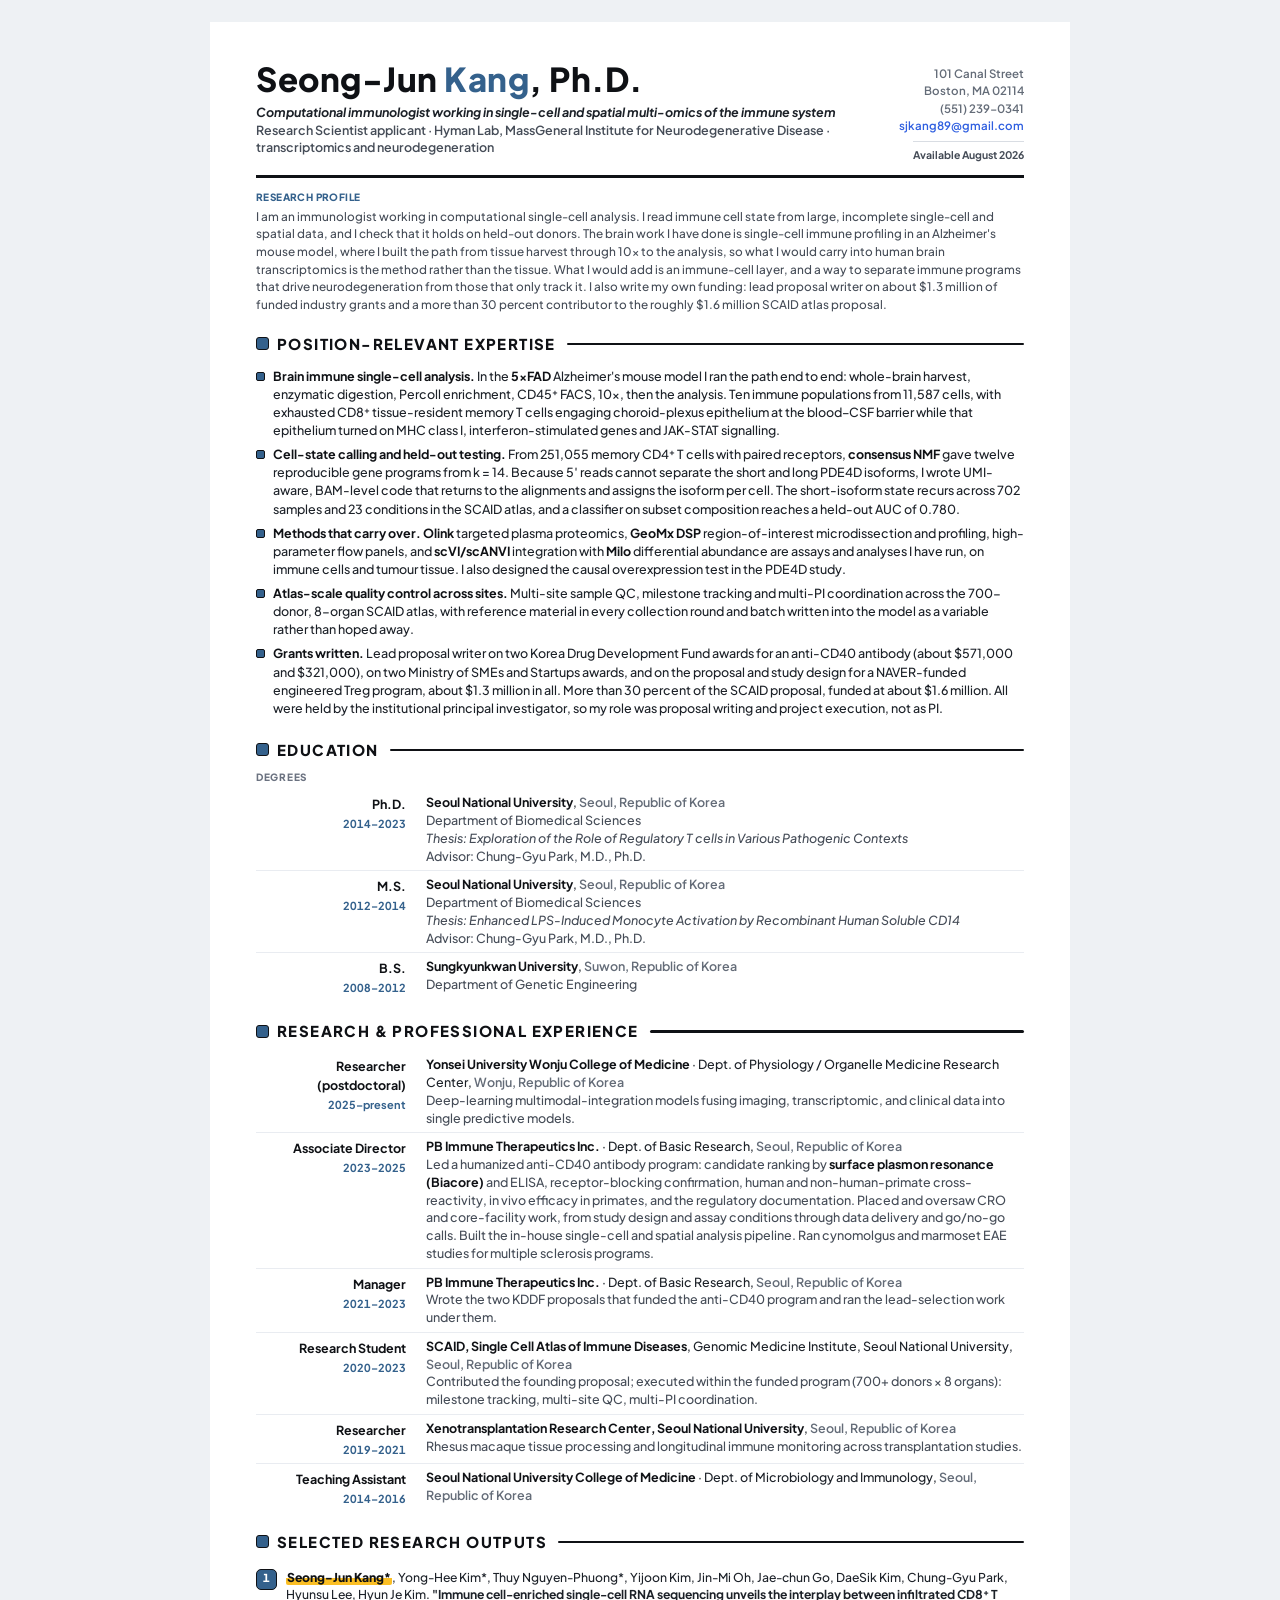
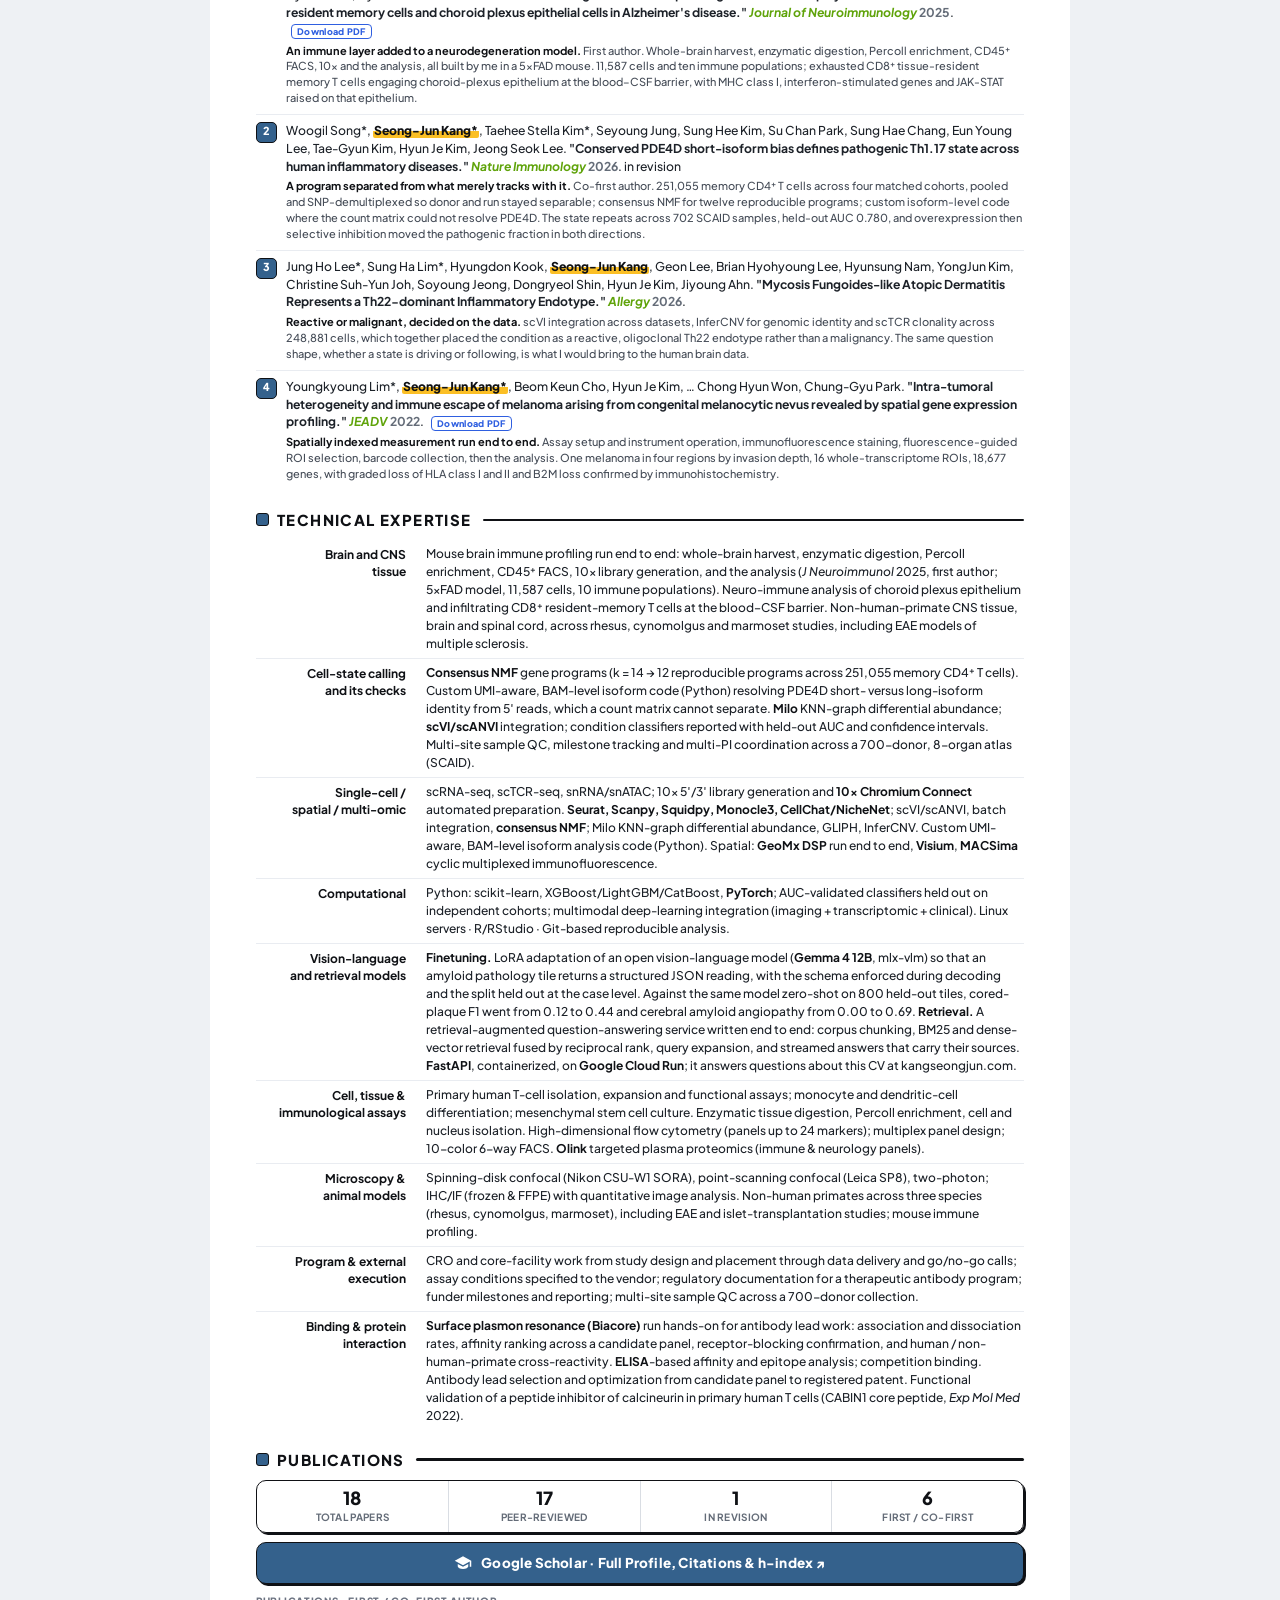
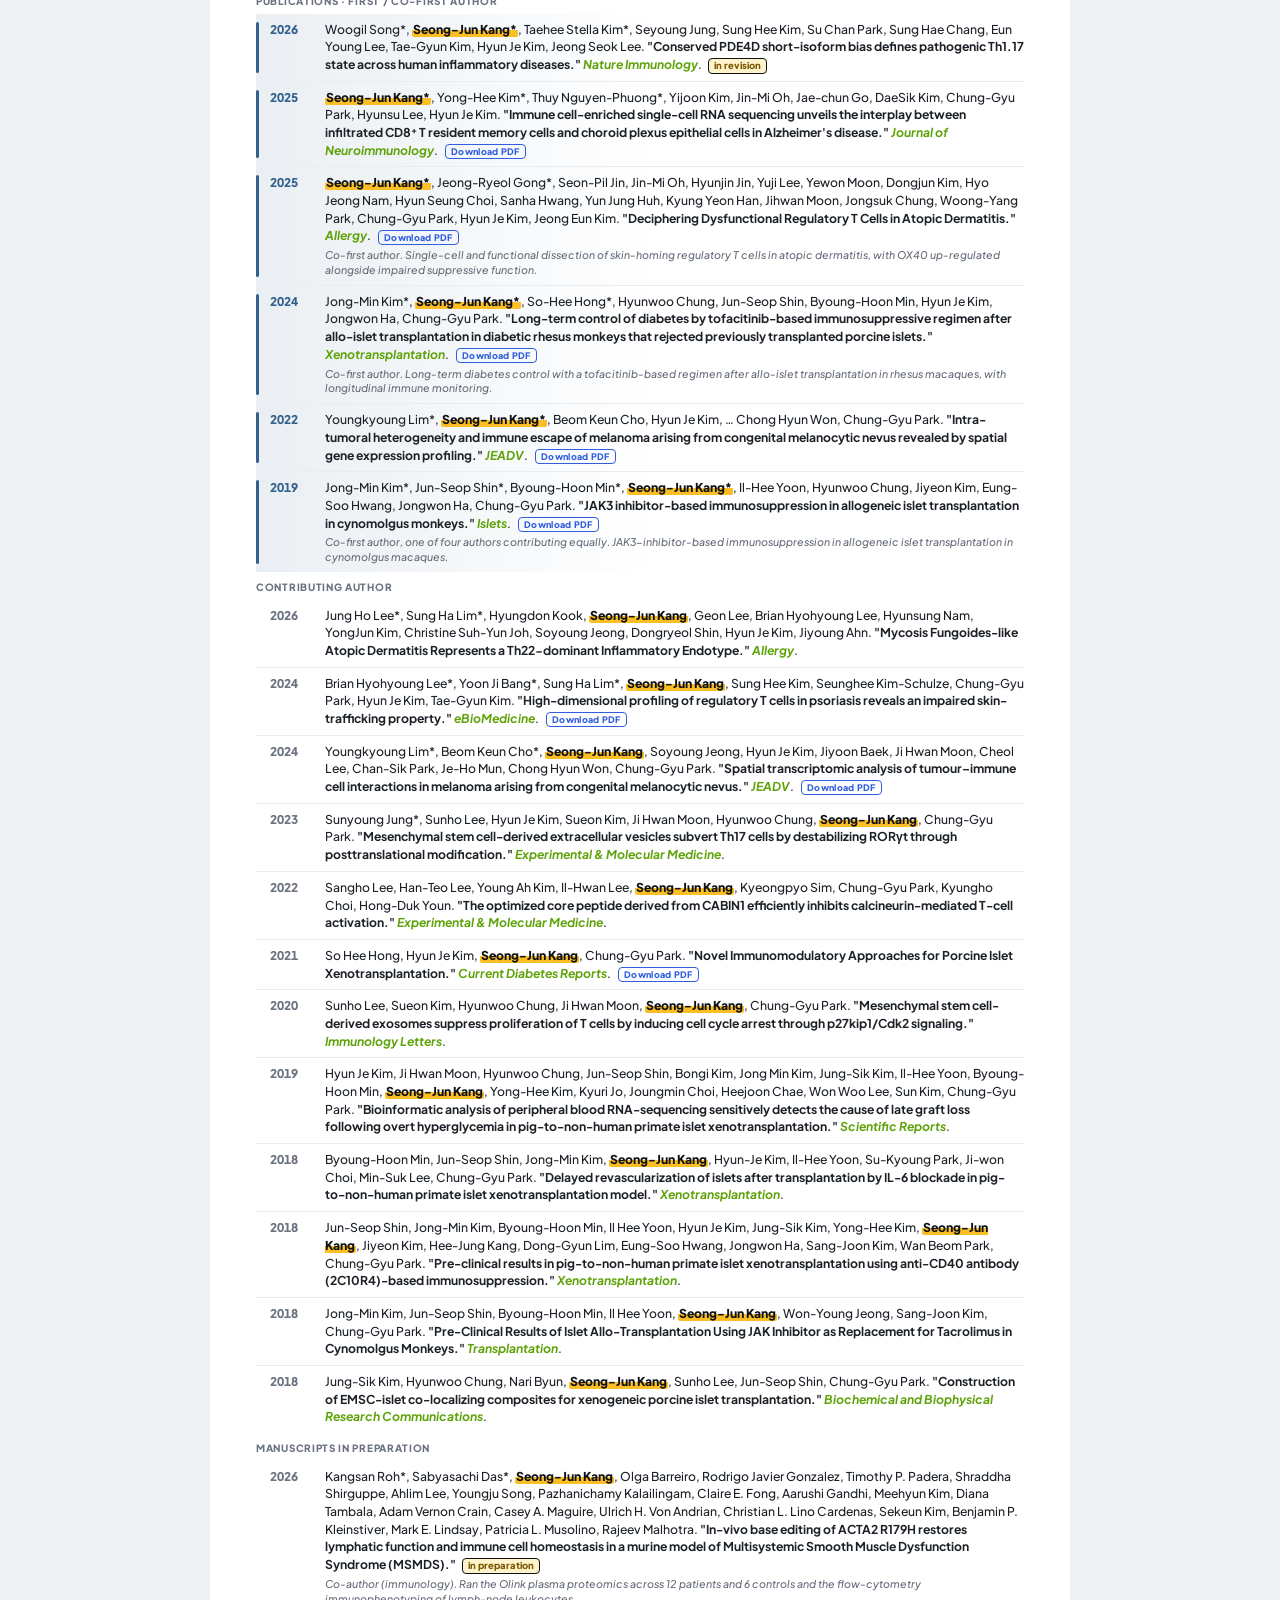
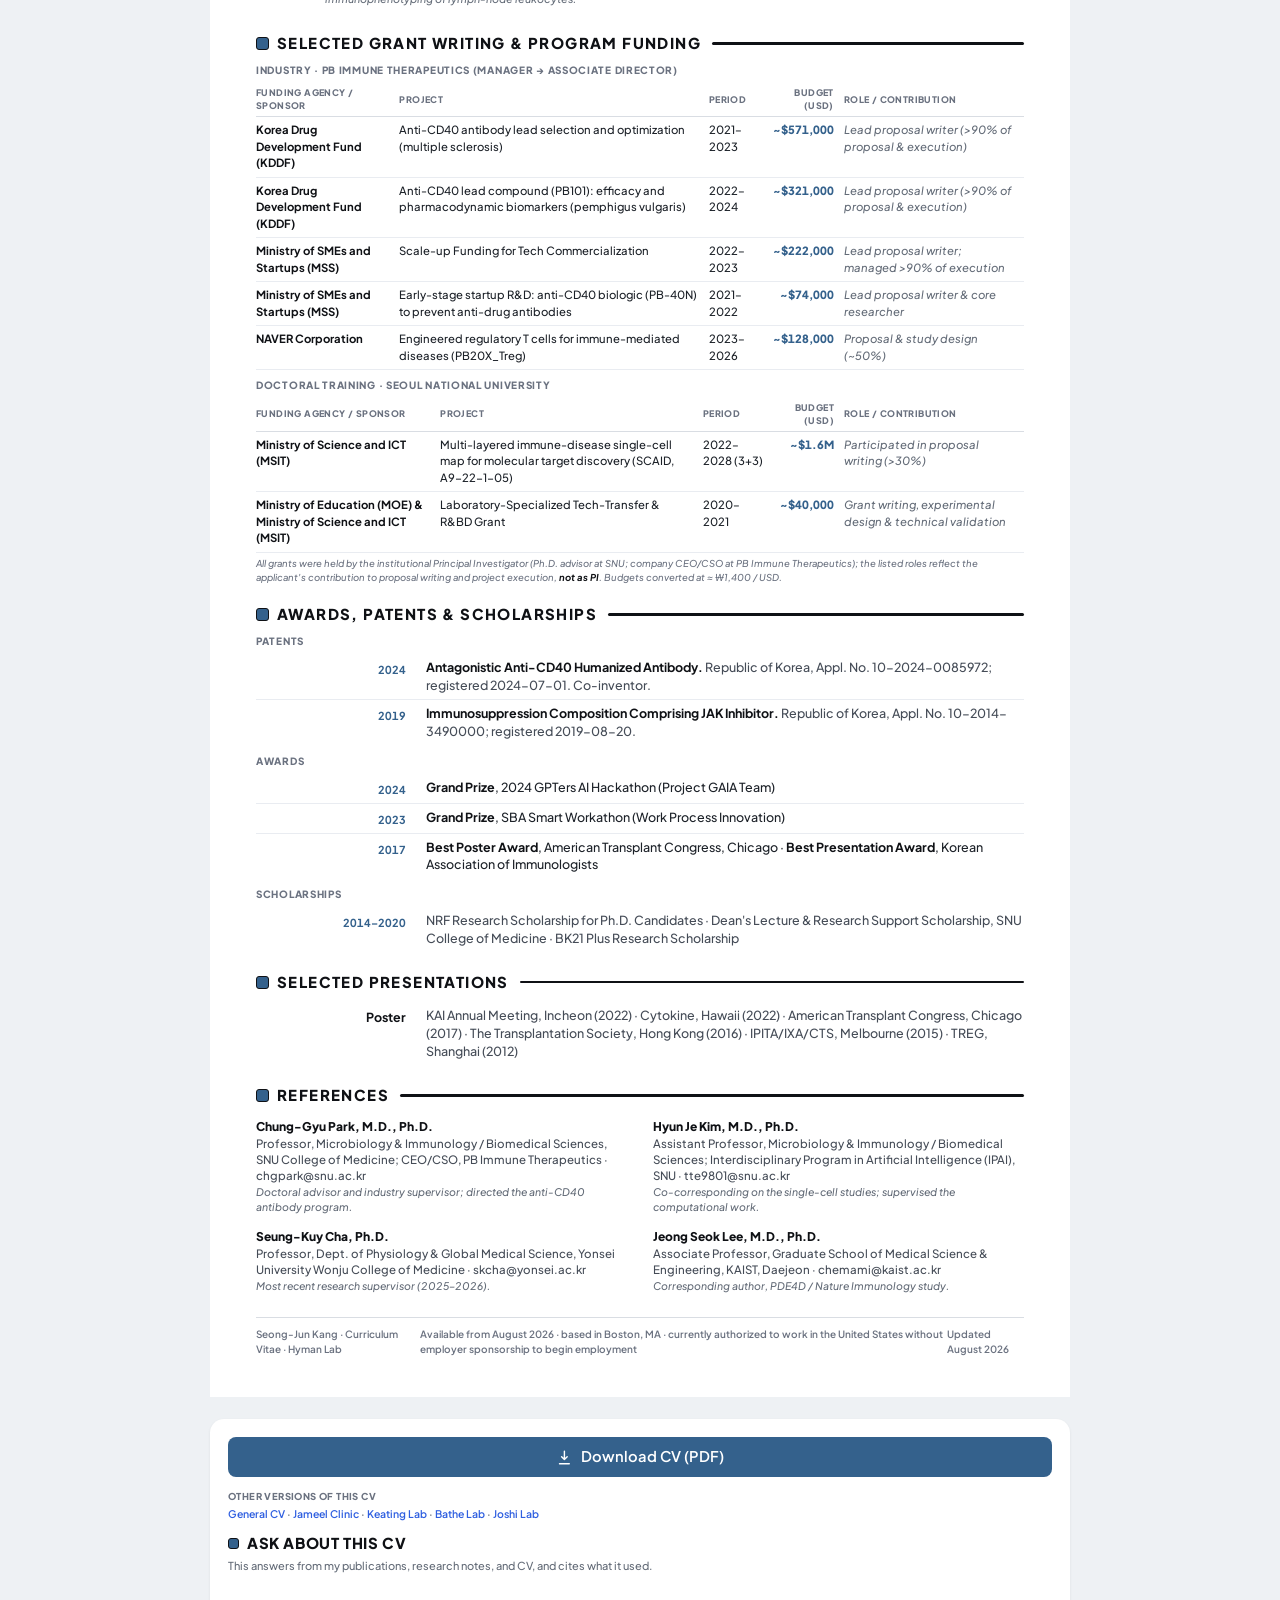
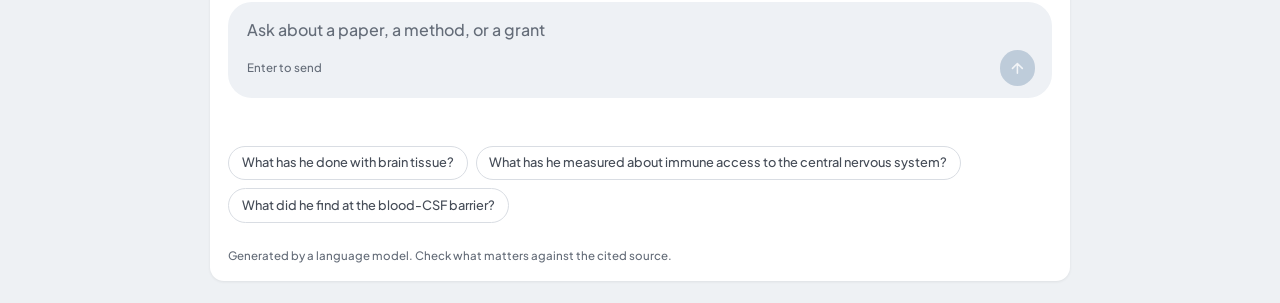
<file: for-hyman-lab/index.html>
<!doctype html>
<html lang="en">
<head>
<meta charset="utf-8">
<meta name="viewport" content="width=device-width, initial-scale=1">
<title>Seong-Jun Kang, Ph.D. · Curriculum Vitae · Hyman Lab</title>

<!-- Favicon: brain emoji as inline SVG (no extra file, works in light/dark) -->
<link rel="icon" href="data:image/svg+xml,<svg xmlns='http://www.w3.org/2000/svg' viewBox='0 0 100 100'><text y='.9em' font-size='90'>%F0%9F%A7%A0</text></svg>">

<!-- Open Graph / link-preview card. -->
<meta property="og:type" content="website">
<meta property="og:url" content="https://kangseongjun.com/for-hyman-lab/">
<meta property="og:title" content="Seong-Jun Kang, Ph.D. · Curriculum Vitae · Hyman Lab">
<meta property="og:description" content="Computational immunologist working in single-cell and spatial multi-omics of the immune system. Research Scientist applicant, Hyman Lab, MassGeneral Institute for Neurodegenerative Disease.">
<!-- Each page carries its own card image, rendered from itself. One shared image would
     show one lab's name over every other lab's title. -->
<meta property="og:image" content="https://kangseongjun.com/for-hyman-lab/og-image.png">
<meta property="og:image:width" content="1200">
<meta property="og:image:height" content="630">
<meta name="twitter:card" content="summary_large_image">
<meta name="twitter:title" content="Seong-Jun Kang, Ph.D. · Curriculum Vitae · Hyman Lab">
<meta name="twitter:description" content="Computational immunologist working in single-cell and spatial multi-omics of the immune system. Research Scientist applicant, Hyman Lab, MassGeneral Institute for Neurodegenerative Disease.">
<meta name="twitter:image" content="https://kangseongjun.com/for-hyman-lab/og-image.png">
<!-- Which source file this deployed copy was cut from. Bump it with every copy. -->
<meta name="generator" content="Seong-Jun-CV-for-labs/build.py v2.0.0 · blocks/hyman.json">

<link rel="preconnect" href="https://fonts.googleapis.com">
<link rel="preconnect" href="https://fonts.gstatic.com" crossorigin>
<link href="https://fonts.googleapis.com/css2?family=Plus+Jakarta+Sans:ital,wght@0,500;0,600;0,700;0,800;1,500;1,600;1,700&display=swap" rel="stylesheet">
<link rel="stylesheet" href="../chat/ksj-chat.css">
<style>
/* CV_brainfish v7 · v3 clean ledger + v6 detailed year-column pubs · BLUE accent (name highlight = yellow, journal = green) */
:root{
  --lime:#a3e635; --lime-deep:#5fa30a; --carbon:#0f1115; --ink:#1c2128; --graphite:#454c57; --iron:#646c78;
  /* --slate carries the sublabels, table headers, publication years and the footnote,
     all of them small. At #9aa2af it measures 2.6:1 on white, under the 4.5:1 threshold. */
  --slate:#6b7280; --line:#d9dde3; --line-soft:#e9ecf1; --cobalt:#2f5fe0; --paper:#ffffff;
  --blue:#34618c; --yellow:#fbbf25;
  --font:"Plus Jakarta Sans",-apple-system,BlinkMacSystemFont,"Segoe UI",sans-serif;
}
*{box-sizing:border-box;margin:0;padding:0}
html{-webkit-print-color-adjust:exact;print-color-adjust:exact}
body{font-family:var(--font);color:var(--ink);background:#eef1f4;font-size:13px;line-height:1.46;font-weight:500}
.page{max-width:860px;background:var(--paper);padding:40px 46px 40px}
a{color:var(--cobalt);text-decoration:none}

/* ---------- two-column shell: CV left, chat right ---------- */
/* The CV keeps its 860px measure. The chat takes a fixed 390px beside it and sticks to
   the viewport, because the CV is several screens long and a chat that scrolls away at
   the Education section is a chat nobody uses. */
.shell{display:grid;grid-template-columns:minmax(0,860px) 390px;gap:22px;
       max-width:1294px;margin:22px auto;align-items:start;padding:0 12px}
/* A hidden aside is out of the layout, but its grid column is not. Without this the CV
   sits 195px left of centre beside an empty gap whenever the chat is off. */
.shell:has(> .askpane[hidden]){grid-template-columns:minmax(0,860px);
                               justify-content:center;max-width:884px}
.cvpane{min-width:0}
.askpane{position:sticky;top:22px;background:var(--paper);border-radius:14px;
         padding:18px 18px 16px;box-shadow:0 1px 3px rgba(15,17,21,.07)}
.askpane .ksj-chat{
  --ksj-accent:var(--blue); --ksj-accent-2:#27496b; --ksj-accent-fg:#fff;
  --ksj-accent-bg:rgba(52,97,140,.10);
  --ksj-ink:var(--ink); --ksj-ink-2:var(--graphite); --ksj-muted:var(--iron);
  --ksj-line:var(--line); --ksj-line-2:var(--line-soft);
  --ksj-surface:var(--paper);
  /* The composer's fill. The pane is white, so this grey is what tells the composer
     apart from the outlined suggestion pills sitting under it. */
  --ksj-surface-2:#eef1f5;
  --ksj-font:var(--font);
  --ksj-log-max:calc(100vh - 330px);
}
.askpane .ksj-title{font-size:15px;font-weight:800;letter-spacing:.6px;text-transform:uppercase;
                    color:var(--carbon);display:flex;align-items:center;gap:8px}
.askpane .ksj-title::before{content:"";width:11px;height:11px;background:var(--blue);
                            border:1.5px solid var(--carbon);border-radius:3px;flex-shrink:0}
.askpane .ksj-intro{font-size:11px;line-height:1.45}
.cv-download{
  display:flex; align-items:center; justify-content:center; gap:.5rem;
  margin:0 0 .75rem; padding:.6rem 1rem;
  background:var(--blue); color:#fff; border-radius:8px;
  font-size:.92rem; font-weight:600; text-decoration:none;
  transition:background .15s;
}
/* A darker shade of the same accent on hover. color-mix keeps the hover in the same blue
   rather than jumping to the brighter --cobalt. */
.cv-download:hover{background:color-mix(in srgb, var(--blue) 82%, #000);}
.cv-download:focus-visible{outline:2.5px solid var(--cobalt);outline-offset:2px}
.cv-download svg{width:1.05rem; height:1.05rem; fill:none; stroke:currentColor; stroke-width:2; stroke-linecap:round; stroke-linejoin:round;}
/* The other pages of this CV. A reader who lands on one lab's page has no way to the
   others otherwise. Each page hides its own entry. */
.cv-others{margin:0 0 .75rem;font-size:10.5px;line-height:1.5;color:var(--iron);font-weight:600}
.cv-others b{display:block;font-size:9.5px;letter-spacing:.4px;text-transform:uppercase;
             color:var(--slate);margin-bottom:2px;font-weight:800}
.cv-others a{color:var(--cobalt)}
.cv-others a:hover{text-decoration:underline}
.cv-others a:focus-visible{outline:2px solid var(--cobalt);outline-offset:2px}

/* Below the point where 860 + 390 stops fitting, the CV goes full width and the chat
   moves under it. It stops being sticky there: a sticky panel on a phone eats the screen. */
@media (max-width:1290px){
  .shell{grid-template-columns:minmax(0,860px);justify-content:center;max-width:884px}
  .askpane{position:static;max-width:860px}
  .askpane .ksj-chat{--ksj-log-max:26rem}
}
b,strong{font-weight:700;color:var(--carbon)}
i,em{font-style:italic}

/* ---------- header ---------- */
.hgrid{display:flex;justify-content:space-between;align-items:flex-start;gap:24px;padding-bottom:12px;border-bottom:3px solid var(--carbon)}
.name{font-size:33px;font-weight:800;letter-spacing:.5px;line-height:1;color:var(--carbon)}
.name .accent{color:var(--blue)}
.titles{margin-top:9px;font-size:12.5px;color:var(--graphite);font-weight:600;line-height:1.4}
.titles .t-em{font-style:italic;font-weight:700;color:var(--ink)}
.hright{text-align:right;font-size:11.5px;color:var(--iron);font-weight:600;line-height:1.5;white-space:nowrap;padding-top:3px}
.hright .k{color:var(--cobalt)}

/* Availability and work authorization sit in the header on the v2 pages. A screener asks
   both inside the first thirty seconds, and on the old layout they were on the last page. */
.hright .avail{margin-top:7px;padding-top:6px;border-top:1px solid var(--line);
               font-size:10.5px;color:var(--graphite);font-weight:700;white-space:normal;
               width:max-content;max-width:230px;margin-left:auto;line-height:1.4}

.summary3{display:grid;grid-template-columns:1fr 1fr 1fr;gap:18px;margin-top:13px;padding-bottom:4px}
.summary3 .col{font-size:11px;color:var(--graphite);line-height:1.45;font-weight:500}
.summary3 .slab{display:block;font-weight:800;font-size:10px;letter-spacing:.4px;text-transform:uppercase;color:var(--blue);margin-bottom:3px}

/* v2 header: one paragraph instead of the three summary columns. The three columns had
   turned into a cover letter printed above the evidence. */
.profile{margin-top:12px;font-size:11.8px;line-height:1.5;color:var(--graphite);font-weight:500}
.profile .slab{display:block;font-weight:800;font-size:10px;letter-spacing:.4px;
               text-transform:uppercase;color:var(--blue);margin-bottom:3px}

/* Selected research outputs: the three to five items this reader should see first, each
   with what he did on it. The full list further down carries no annotation. */
ol.outputs{list-style:none;counter-reset:outp;margin-top:2px}
ol.outputs li{position:relative;padding:7px 0 8px 30px;border-bottom:1px solid var(--line-soft);
              font-size:12.2px;line-height:1.45;break-inside:avoid}
ol.outputs li:last-child{border-bottom:none}
ol.outputs li::before{counter-increment:outp;content:counter(outp);position:absolute;left:0;top:7px;
                      width:19px;height:19px;border:1.5px solid var(--carbon);border-radius:5px;
                      background:var(--blue);color:#fff;font-size:11px;font-weight:800;
                      text-align:center;line-height:16px;font-variant-numeric:tabular-nums}
ol.outputs .me{font-weight:800;color:var(--carbon);background:linear-gradient(180deg,transparent 55%,var(--yellow) 55%);padding:0 1px;border-radius:2px}
ol.outputs .ttl{font-weight:700;color:var(--ink)}
ol.outputs .jr{font-style:italic;font-weight:700;color:var(--lime-deep)}
ol.outputs .yr{color:var(--iron);font-weight:700}
ol.outputs .contrib{display:block;margin-top:3px;font-size:11px;color:var(--graphite);line-height:1.45}
ol.outputs .contrib b{color:var(--carbon)}

/* ---------- section headers ---------- */
.sec{margin-top:19px}
.sechdr{display:flex;align-items:center;gap:11px;margin-bottom:9px}
.sechdr h2{font-size:15px;font-weight:800;letter-spacing:1.4px;text-transform:uppercase;color:var(--carbon);white-space:nowrap;display:flex;align-items:center;gap:8px}
.sechdr h2::before{content:"";width:11px;height:11px;background:var(--blue);border:1.5px solid var(--carbon);border-radius:3px;display:inline-block}
.sechdr .rule{flex:1;height:2.5px;background:var(--carbon);border-radius:2px}
.sublbl{font-size:10px;font-weight:800;letter-spacing:.7px;text-transform:uppercase;color:var(--slate);margin:8px 0 5px}

/* ---------- ledger rows ---------- */
.row{display:grid;grid-template-columns:150px 1fr;gap:20px;padding:5px 0;break-inside:avoid}
.row .lab{text-align:right;padding-top:1px}
.row .lab .role{font-weight:700;font-size:12.5px;color:var(--carbon);line-height:1.25}
.row .lab .dt{display:block;font-size:11px;font-weight:700;color:var(--blue);font-variant-numeric:tabular-nums;margin-top:2px}
.row .lab .mini{display:block;font-size:10px;color:var(--slate);font-weight:600;font-style:italic;margin-top:3px}
.row .main{font-size:12.5px;color:var(--ink);line-height:1.42}
.row .main .org{font-weight:700;color:var(--carbon)}
.row .main .loc{color:var(--iron);font-weight:600}
.row .main .det{color:var(--graphite)}
.row .main .th{font-style:italic;color:var(--graphite)}
.row+.row{border-top:1px solid var(--line-soft)}

/* ---------- publications ---------- */
.pubstats{display:flex;flex-wrap:wrap;gap:0;border:1.5px solid var(--carbon);border-radius:10px;overflow:hidden;margin:2px 0 9px;box-shadow:2px 2px 0 var(--carbon)}
.pubstats .st{flex:1;min-width:120px;padding:8px 14px;border-right:1px solid var(--line);text-align:center}
.pubstats .st:last-child{border-right:none}
.pubstats .st b{display:block;font-size:18px;font-weight:800;color:var(--carbon);line-height:1}
.pubstats .st span{font-size:10px;font-weight:700;color:var(--iron);text-transform:uppercase;letter-spacing:.3px;margin-top:3px;display:block}
.pubkey{font-size:10.5px;color:var(--iron);font-style:italic;margin:0 0 8px}
/* Full width, and borrowing the border + hard shadow the stat card above it already uses,
   so the two read as one block. The shadow is what makes it look pressable: hover lifts it
   off the page, active pushes it into where the shadow was. */
.scholar-btn{display:flex;width:100%;align-items:center;justify-content:center;gap:9px;background:var(--blue);color:#fff;font-size:13.5px;font-weight:800;padding:10px 16px;border:1.5px solid var(--carbon);border-radius:10px;text-decoration:none;margin:2px 0 10px;letter-spacing:.2px;box-shadow:2px 2px 0 var(--carbon);transition:background .15s,transform .12s,box-shadow .12s}
.scholar-btn svg{flex-shrink:0}
.scholar-btn:hover{background:#27496b;transform:translate(-1px,-1px);box-shadow:3px 3px 0 var(--carbon)}
.scholar-btn:active{transform:translate(2px,2px);box-shadow:0 0 0 var(--carbon)}
.scholar-btn:focus-visible{outline:2.5px solid var(--cobalt);outline-offset:2px}
.granttbl{width:100%;border-collapse:collapse;margin:4px 0 4px;font-size:11.3px}
/* The industry table runs past a page break in print. Only a real thead repeats, and it
   only repeats with this display value; without it the second half of the table prints
   as unlabelled money. */
.granttbl thead{display:table-header-group}
.granttbl th{text-align:left;font-size:9px;font-weight:800;text-transform:uppercase;letter-spacing:.4px;color:var(--slate);border-bottom:1.5px solid var(--line);padding:3px 10px 4px 0}
.granttbl th.r,.granttbl td.bd{text-align:right}
.granttbl td{padding:5px 10px 5px 0;border-bottom:1px solid var(--line-soft);vertical-align:top}
.granttbl .ag{font-weight:700;color:var(--carbon)}
.granttbl .bd{font-weight:800;color:var(--blue);font-variant-numeric:tabular-nums;white-space:nowrap}
.granttbl .rl{color:var(--iron);font-style:italic}
.grantnote{font-size:9.5px;color:var(--slate);font-style:italic;margin-top:3px}

ol.pubs{list-style:none;counter-reset:pub}
ol.pubs li{position:relative;padding:6px 0 6px 30px;font-size:12px;line-height:1.45;break-inside:avoid;border-bottom:1px solid var(--line-soft)}
ol.pubs li:last-child{border-bottom:none}
ol.pubs li::before{counter-increment:pub;content:"["counter(pub)"]";position:absolute;left:0;top:6px;color:var(--slate);font-weight:700;font-size:11px;font-variant-numeric:tabular-nums}
ol.pubs li.pri{padding-left:34px}
ol.pubs li.pri::after{content:"";position:absolute;left:24px;top:8px;bottom:8px;width:3px;background:var(--lime);border-radius:2px}
.pubs .me{font-weight:800;color:var(--carbon);background:linear-gradient(180deg,transparent 58%,var(--lime) 58%);padding:0 1px;border-radius:2px}
.pubs .ttl{font-weight:700;color:var(--ink)}
.pubs .jr{font-style:italic;font-weight:700;color:var(--cobalt)}
.pubs .yr{color:var(--iron);font-weight:600}
.pubs .contrib{display:block;margin-top:3px;font-size:10.8px;color:var(--iron);font-style:italic;line-height:1.4}
.grouplbl{font-size:11px;font-weight:800;letter-spacing:.3px;color:var(--blue);font-style:italic;margin:11px 0 4px}
.publist{list-style:none;margin-top:2px}
.publist li{position:relative;padding:7px 0 7px 14px;border-bottom:1px solid var(--line-soft);font-size:12.2px;line-height:1.45;display:flex;gap:13px;align-items:baseline;break-inside:avoid}
.publist li:last-child{border-bottom:none}
.publist .yr{font-weight:800;font-size:12px;color:var(--slate);min-width:42px;font-variant-numeric:tabular-nums;flex-shrink:0}
.publist .ct{flex:1}
.publist li.pri{background:linear-gradient(90deg,rgba(52,97,140,.10),transparent 52%)}
.publist li.pri::before{content:"";position:absolute;left:0;top:8px;bottom:8px;width:3px;background:var(--blue);border-radius:2px}
.publist li.pri .yr{color:var(--blue)}
.publist .me{font-weight:800;color:var(--carbon);background:linear-gradient(180deg,transparent 55%,var(--yellow) 55%);padding:0 1px;border-radius:2px}
.publist .ttl{font-weight:700;color:var(--ink)}
.publist .jr{font-style:italic;font-weight:700;color:var(--lime-deep)}
.publist .rev{display:inline-block;font-size:9.5px;font-weight:800;color:#7a5a00;background:#fff3cd;border:1px solid var(--carbon);border-radius:4px;padding:0 5px;margin-left:4px}
.publist .contrib{display:block;margin-top:3px;font-size:10.6px;color:var(--iron);font-style:italic;line-height:1.4}
.pdf{display:inline-block;font-size:9px;font-weight:800;letter-spacing:.3px;color:var(--cobalt);border:1.2px solid var(--cobalt);border-radius:4px;padding:0 5px;margin-left:5px;text-decoration:none;vertical-align:middle}
.pdf:hover{background:var(--cobalt);color:#fff}
.th a{color:var(--cobalt);text-decoration:none;border-bottom:1px solid var(--cobalt)}

/* ---------- skills / interests / lists ---------- */
.skillrow{display:grid;grid-template-columns:150px 1fr;gap:20px;padding:5px 0;break-inside:avoid}
.skillrow+.skillrow{border-top:1px solid var(--line-soft)}
.skillrow .lab{text-align:right;font-weight:700;font-size:12px;color:var(--carbon);padding-top:1px}
.skillrow .items{font-size:12px;color:var(--ink);line-height:1.5}
.skillrow .items b{color:var(--carbon);font-weight:700}

.interest{list-style:none;font-size:12.5px}
.interest li{padding:3px 0 3px 17px;position:relative;line-height:1.45;color:var(--ink)}
.interest li::before{content:"";position:absolute;left:0;top:8px;width:7px;height:7px;background:var(--blue);border:1.4px solid var(--carbon);border-radius:2px}
.interest b{color:var(--carbon);font-weight:700}

.inline{font-size:12px;color:var(--ink);line-height:1.6}
.refgrid{display:grid;grid-template-columns:1fr 1fr;gap:6px 26px}
.refblk{font-size:11.5px;line-height:1.4;padding:4px 0}
.refblk .rn{font-weight:800;color:var(--carbon);font-size:12px}
.refblk .rr{color:var(--graphite);font-weight:500}
.refblk .rnote{font-style:italic;color:var(--iron);font-size:10.5px;margin-top:1px}

.foot{margin-top:20px;padding-top:9px;border-top:1px solid var(--line);font-size:10px;color:var(--slate);display:flex;justify-content:space-between;font-weight:600}

@media (max-width:680px){
  .summary3{grid-template-columns:1fr}.hgrid{flex-direction:column}.hright{text-align:left}
  .row,.skillrow{grid-template-columns:1fr;gap:2px}.row .lab,.skillrow .lab{text-align:left}.refgrid{grid-template-columns:1fr}
}
@media print{
  @page{size:Letter;margin:12mm 13mm}
  body{background:#fff;font-size:10.6px}
  /* This page's real job is still the PDF. The chat leaves no trace on paper. */
  .askpane{display:none}
  .shell{display:block;max-width:none;margin:0;padding:0;gap:0}
  .page{margin:0;max-width:none;padding:0;box-shadow:none}
  .sec{margin-top:13px}
  .sechdr,.row,.skillrow,ol.pubs li,.refblk{break-inside:avoid}
  /* break-inside alone let a heading sit alone at the foot of a page with its first entry
     on the next one. */
  .sechdr,.sublbl{break-after:avoid;page-break-after:avoid}
  .name{font-size:27px}
  /* This was position:fixed, which repeats the line on every sheet but pins it inside the
     page area, so on any full page it printed across the last entry. Pushing it into the
     page margin does not work either: Chrome clips fixed content at the page edge and the
     line disappeared from five of six pages. In flow it prints once, at the end, and never
     lands on anything. */
  .foot{position:static;margin-top:16px;padding-top:8px;border-top:1px solid var(--line-soft);break-inside:avoid}
}
</style>
</head>
<body>
<div class="shell">
<div class="cvpane">
<div class="page">

  <!-- ============ HEADER ============ -->
  <header>
    <div class="hgrid">
      <div class="hleft">
        <h1 class="name">Seong-Jun <span class="accent">Kang</span>, Ph.D.</h1>
        <div class="titles">
          <div class="t-em">Computational immunologist working in single-cell and spatial multi-omics of the immune system</div>
          <div>Research Scientist applicant · Hyman Lab, MassGeneral Institute for Neurodegenerative Disease · transcriptomics and neurodegeneration</div>
        </div>
      </div>
      <div class="hright">
        101 Canal Street<br>Boston, MA 02114<br>(551) 239-0341<br><span class="k">sjkang89@gmail.com</span>
        <div class="avail">Available August 2026</div>
      </div>
    </div>
    <div class="profile"><span class="slab">Research profile</span>I am an immunologist working in computational single-cell analysis. I read immune cell state from large, incomplete single-cell and spatial data, and I check that it holds on held-out donors. The brain work I have done is single-cell immune profiling in an Alzheimer's mouse model, where I built the path from tissue harvest through 10x to the analysis, so what I would carry into human brain transcriptomics is the method rather than the tissue. What I would add is an immune-cell layer, and a way to separate immune programs that drive neurodegeneration from those that only track it. I also write my own funding: lead proposal writer on about $1.3 million of funded industry grants and a more than 30 percent contributor to the roughly $1.6 million SCAID atlas proposal.</div>
  </header>

  <!-- ============ POSITION-RELEVANT EXPERTISE ============ -->
  <section class="sec">
    <div class="sechdr"><h2>Position-Relevant Expertise</h2><div class="rule"></div></div>
    <ul class="interest">
      <li><b>Brain immune single-cell analysis.</b> In the <b>5xFAD</b> Alzheimer's mouse model I ran the path end to end: whole-brain harvest, enzymatic digestion, Percoll enrichment, CD45⁺ FACS, 10x, then the analysis. Ten immune populations from 11,587 cells, with exhausted CD8⁺ tissue-resident memory T cells engaging choroid-plexus epithelium at the blood–CSF barrier while that epithelium turned on MHC class I, interferon-stimulated genes and JAK-STAT signalling.</li>
      <li><b>Cell-state calling and held-out testing.</b> From 251,055 memory CD4⁺ T cells with paired receptors, <b>consensus NMF</b> gave twelve reproducible gene programs from k = 14. Because 5′ reads cannot separate the short and long PDE4D isoforms, I wrote UMI-aware, BAM-level code that returns to the alignments and assigns the isoform per cell. The short-isoform state recurs across 702 samples and 23 conditions in the SCAID atlas, and a classifier on subset composition reaches a held-out AUC of 0.780.</li>
      <li><b>Methods that carry over.</b> <b>Olink</b> targeted plasma proteomics, <b>GeoMx DSP</b> region-of-interest microdissection and profiling, high-parameter flow panels, and <b>scVI/scANVI</b> integration with <b>Milo</b> differential abundance are assays and analyses I have run, on immune cells and tumour tissue. I also designed the causal overexpression test in the PDE4D study.</li>
      <li><b>Atlas-scale quality control across sites.</b> Multi-site sample QC, milestone tracking and multi-PI coordination across the 700-donor, 8-organ SCAID atlas, with reference material in every collection round and batch written into the model as a variable rather than hoped away.</li>
      <li><b>Grants written.</b> Lead proposal writer on two Korea Drug Development Fund awards for an anti-CD40 antibody (about $571,000 and $321,000), on two Ministry of SMEs and Startups awards, and on the proposal and study design for a NAVER-funded engineered Treg program, about $1.3 million in all. More than 30 percent of the SCAID proposal, funded at about $1.6 million. All were held by the institutional principal investigator, so my role was proposal writing and project execution, not as PI.</li>
    </ul>
  </section>

  <!-- ============ EDUCATION ============ -->
  <section class="sec">
    <div class="sechdr"><h2>Education</h2><div class="rule"></div></div>
    <div class="sublbl">Degrees</div>
    <div class="row">
      <div class="lab"><span class="role">Ph.D.</span><span class="dt">2014–2023</span></div>
      <div class="main"><span class="org">Seoul National University</span>, <span class="loc">Seoul, Republic of Korea</span><br><span class="det">Department of Biomedical Sciences</span><br><span class="th">Thesis: Exploration of the Role of Regulatory T cells in Various Pathogenic Contexts</span><br><span class="det">Advisor: Chung-Gyu Park, M.D., Ph.D.</span></div>
    </div>
    <div class="row">
      <div class="lab"><span class="role">M.S.</span><span class="dt">2012–2014</span></div>
      <div class="main"><span class="org">Seoul National University</span>, <span class="loc">Seoul, Republic of Korea</span><br><span class="det">Department of Biomedical Sciences</span><br><span class="th">Thesis: Enhanced LPS-Induced Monocyte Activation by Recombinant Human Soluble CD14</span><br><span class="det">Advisor: Chung-Gyu Park, M.D., Ph.D.</span></div>
    </div>
    <div class="row">
      <div class="lab"><span class="role">B.S.</span><span class="dt">2008–2012</span></div>
      <div class="main"><span class="org">Sungkyunkwan University</span>, <span class="loc">Suwon, Republic of Korea</span><br><span class="det">Department of Genetic Engineering</span></div>
    </div>
  </section>

  <!-- ============ RESEARCH & PROFESSIONAL EXPERIENCE ============ -->
  <section class="sec">
    <div class="sechdr"><h2>Research &amp; Professional Experience</h2><div class="rule"></div></div>
    <div class="row">
      <div class="lab"><span class="role">Researcher<br>(postdoctoral)</span><span class="dt">2025–present</span></div>
      <div class="main"><span class="org">Yonsei University Wonju College of Medicine</span> · Dept. of Physiology / Organelle Medicine Research Center, <span class="loc">Wonju, Republic of Korea</span><br><span class="det">Deep-learning multimodal-integration models fusing imaging, transcriptomic, and clinical data into single predictive models.</span></div>
    </div>
    <div class="row">
      <div class="lab"><span class="role">Associate Director</span><span class="dt">2023–2025</span></div>
      <div class="main"><span class="org">PB Immune Therapeutics Inc.</span> · Dept. of Basic Research, <span class="loc">Seoul, Republic of Korea</span><br><span class="det">Led a humanized anti-CD40 antibody program: candidate ranking by <b>surface plasmon resonance (Biacore)</b> and ELISA, receptor-blocking confirmation, human and non-human-primate cross-reactivity, in vivo efficacy in primates, and the regulatory documentation. Placed and oversaw CRO and core-facility work, from study design and assay conditions through data delivery and go/no-go calls. Built the in-house single-cell and spatial analysis pipeline. Ran cynomolgus and marmoset EAE studies for multiple sclerosis programs.</span></div>
    </div>
    <div class="row">
      <div class="lab"><span class="role">Manager</span><span class="dt">2021–2023</span></div>
      <div class="main"><span class="org">PB Immune Therapeutics Inc.</span> · Dept. of Basic Research, <span class="loc">Seoul, Republic of Korea</span><br><span class="det">Wrote the two KDDF proposals that funded the anti-CD40 program and ran the lead-selection work under them.</span></div>
    </div>
    <div class="row">
      <div class="lab"><span class="role">Research Student</span><span class="dt">2020–2023</span></div>
      <div class="main"><span class="org">SCAID, Single Cell Atlas of Immune Diseases</span>, Genomic Medicine Institute, Seoul National University, <span class="loc">Seoul, Republic of Korea</span><br><span class="det">Contributed the founding proposal; executed within the funded program (700+ donors × 8 organs): milestone tracking, multi-site QC, multi-PI coordination.</span></div>
    </div>
    <div class="row">
      <div class="lab"><span class="role">Researcher</span><span class="dt">2019–2021</span></div>
      <div class="main"><span class="org">Xenotransplantation Research Center, Seoul National University</span>, <span class="loc">Seoul, Republic of Korea</span><br><span class="det">Rhesus macaque tissue processing and longitudinal immune monitoring across transplantation studies.</span></div>
    </div>
    <div class="row">
      <div class="lab"><span class="role">Teaching Assistant</span><span class="dt">2014–2016</span></div>
      <div class="main"><span class="org">Seoul National University College of Medicine</span> · Dept. of Microbiology and Immunology, <span class="loc">Seoul, Republic of Korea</span></div>
    </div>
  </section>

  <!-- ============ SELECTED RESEARCH OUTPUTS ============ -->
  <section class="sec">
    <div class="sechdr"><h2>Selected Research Outputs</h2><div class="rule"></div></div>
    <ol class="outputs">
      <li><span class="me">Seong-Jun Kang*</span>, Yong-Hee Kim*, Thuy Nguyen-Phuong*, Yijoon Kim, Jin-Mi Oh, Jae-chun Go, DaeSik Kim, Chung-Gyu Park, Hyunsu Lee, Hyun Je Kim. <span class="ttl">"Immune cell-enriched single-cell RNA sequencing unveils the interplay between infiltrated CD8⁺ T resident memory cells and choroid plexus epithelial cells in Alzheimer's disease."</span> <span class="jr">Journal of Neuroimmunology</span> <span class="yr">2025</span>. <a class="pdf" href="../papers/2025_JNI_Alzheimer_scRNAseq.pdf">Download PDF</a><span class="contrib"><b>An immune layer added to a neurodegeneration model.</b> First author. Whole-brain harvest, enzymatic digestion, Percoll enrichment, CD45⁺ FACS, 10x and the analysis, all built by me in a 5xFAD mouse. 11,587 cells and ten immune populations; exhausted CD8⁺ tissue-resident memory T cells engaging choroid-plexus epithelium at the blood–CSF barrier, with MHC class I, interferon-stimulated genes and JAK-STAT raised on that epithelium.</span></li>
      <li>Woogil Song*, <span class="me">Seong-Jun Kang*</span>, Taehee Stella Kim*, Seyoung Jung, Sung Hee Kim, Su Chan Park, Sung Hae Chang, Eun Young Lee, Tae-Gyun Kim, Hyun Je Kim, Jeong Seok Lee. <span class="ttl">"Conserved PDE4D short-isoform bias defines pathogenic Th1.17 state across human inflammatory diseases."</span> <span class="jr">Nature Immunology</span> <span class="yr">2026</span>. <span class="rev">in revision</span><span class="contrib"><b>A program separated from what merely tracks with it.</b> Co-first author. 251,055 memory CD4⁺ T cells across four matched cohorts, pooled and SNP-demultiplexed so donor and run stayed separable; consensus NMF for twelve reproducible programs; custom isoform-level code where the count matrix could not resolve PDE4D. The state repeats across 702 SCAID samples, held-out AUC 0.780, and overexpression then selective inhibition moved the pathogenic fraction in both directions.</span></li>
      <li>Jung Ho Lee*, Sung Ha Lim*, Hyungdon Kook, <span class="me">Seong-Jun Kang</span>, Geon Lee, Brian Hyohyoung Lee, Hyunsung Nam, YongJun Kim, Christine Suh-Yun Joh, Soyoung Jeong, Dongryeol Shin, Hyun Je Kim, Jiyoung Ahn. <span class="ttl">"Mycosis Fungoides-like Atopic Dermatitis Represents a Th22-dominant Inflammatory Endotype."</span> <span class="jr">Allergy</span> <span class="yr">2026</span>.<span class="contrib"><b>Reactive or malignant, decided on the data.</b> scVI integration across datasets, InferCNV for genomic identity and scTCR clonality across 248,881 cells, which together placed the condition as a reactive, oligoclonal Th22 endotype rather than a malignancy. The same question shape, whether a state is driving or following, is what I would bring to the human brain data.</span></li>
      <li>Youngkyoung Lim*, <span class="me">Seong-Jun Kang*</span>, Beom Keun Cho, Hyun Je Kim, … Chong Hyun Won, Chung-Gyu Park. <span class="ttl">"Intra-tumoral heterogeneity and immune escape of melanoma arising from congenital melanocytic nevus revealed by spatial gene expression profiling."</span> <span class="jr">JEADV</span> <span class="yr">2022</span>. <a class="pdf" href="../papers/2022_JEADV_melanoma_spatial.pdf">Download PDF</a><span class="contrib"><b>Spatially indexed measurement run end to end.</b> Assay setup and instrument operation, immunofluorescence staining, fluorescence-guided ROI selection, barcode collection, then the analysis. One melanoma in four regions by invasion depth, 16 whole-transcriptome ROIs, 18,677 genes, with graded loss of HLA class I and II and B2M loss confirmed by immunohistochemistry.</span></li>
    </ol>
  </section>

  <!-- ============ TECHNICAL EXPERTISE ============ -->
  <section class="sec">
    <div class="sechdr"><h2>Technical Expertise</h2><div class="rule"></div></div>
    <div class="skillrow">
      <div class="lab">Brain and CNS<br>tissue</div>
      <div class="items">Mouse brain immune profiling run end to end: whole-brain harvest, enzymatic digestion, Percoll enrichment, CD45⁺ FACS, 10x library generation, and the analysis (<i>J Neuroimmunol</i> 2025, first author; 5xFAD model, 11,587 cells, 10 immune populations). Neuro-immune analysis of choroid plexus epithelium and infiltrating CD8⁺ resident-memory T cells at the blood–CSF barrier. Non-human-primate CNS tissue, brain and spinal cord, across rhesus, cynomolgus and marmoset studies, including EAE models of multiple sclerosis.</div>
    </div>
    <div class="skillrow">
      <div class="lab">Cell-state calling<br>and its checks</div>
      <div class="items"><b>Consensus NMF</b> gene programs (k = 14 → 12 reproducible programs across 251,055 memory CD4⁺ T cells). Custom UMI-aware, BAM-level isoform code (Python) resolving PDE4D short- versus long-isoform identity from 5′ reads, which a count matrix cannot separate. <b>Milo</b> KNN-graph differential abundance; <b>scVI/scANVI</b> integration; condition classifiers reported with held-out AUC and confidence intervals. Multi-site sample QC, milestone tracking and multi-PI coordination across a 700-donor, 8-organ atlas (SCAID).</div>
    </div>
    <div class="skillrow">
      <div class="lab">Single-cell /<br>spatial / multi-omic</div>
      <div class="items">scRNA-seq, scTCR-seq, snRNA/snATAC; 10x 5′/3′ library generation and <b>10x Chromium Connect</b> automated preparation. <b>Seurat, Scanpy, Squidpy, Monocle3, CellChat/NicheNet</b>; scVI/scANVI, batch integration, <b>consensus NMF</b>; Milo KNN-graph differential abundance, GLIPH, InferCNV. Custom UMI-aware, BAM-level isoform analysis code (Python). Spatial: <b>GeoMx DSP</b> run end to end, <b>Visium</b>, <b>MACSima</b> cyclic multiplexed immunofluorescence.</div>
    </div>
    <div class="skillrow">
      <div class="lab">Computational</div>
      <div class="items">Python: scikit-learn, XGBoost/LightGBM/CatBoost, <b>PyTorch</b>; AUC-validated classifiers held out on independent cohorts; multimodal deep-learning integration (imaging + transcriptomic + clinical). Linux servers · R/RStudio · Git-based reproducible analysis.</div>
    </div>
    <div class="skillrow">
      <div class="lab">Vision-language<br>and retrieval models</div>
      <div class="items"><b>Finetuning.</b> LoRA adaptation of an open vision-language model (<b>Gemma 4 12B</b>, mlx-vlm) so that an amyloid pathology tile returns a structured JSON reading, with the schema enforced during decoding and the split held out at the case level. Against the same model zero-shot on 800 held-out tiles, cored-plaque F1 went from 0.12 to 0.44 and cerebral amyloid angiopathy from 0.00 to 0.69. <b>Retrieval.</b> A retrieval-augmented question-answering service written end to end: corpus chunking, BM25 and dense-vector retrieval fused by reciprocal rank, query expansion, and streamed answers that carry their sources. <b>FastAPI</b>, containerized, on <b>Google Cloud Run</b>; it answers questions about this CV at kangseongjun.com.</div>
    </div>
    <div class="skillrow">
      <div class="lab">Cell, tissue &amp;<br>immunological assays</div>
      <div class="items">Primary human T-cell isolation, expansion and functional assays; monocyte and dendritic-cell differentiation; mesenchymal stem cell culture. Enzymatic tissue digestion, Percoll enrichment, cell and nucleus isolation. High-dimensional flow cytometry (panels up to 24 markers); multiplex panel design; 10-color 6-way FACS. <b>Olink</b> targeted plasma proteomics (immune &amp; neurology panels).</div>
    </div>
    <div class="skillrow">
      <div class="lab">Microscopy &amp;<br>animal models</div>
      <div class="items">Spinning-disk confocal (Nikon CSU-W1 SORA), point-scanning confocal (Leica SP8), two-photon; IHC/IF (frozen &amp; FFPE) with quantitative image analysis. Non-human primates across three species (rhesus, cynomolgus, marmoset), including EAE and islet-transplantation studies; mouse immune profiling.</div>
    </div>
    <div class="skillrow">
      <div class="lab">Program &amp; external<br>execution</div>
      <div class="items">CRO and core-facility work from study design and placement through data delivery and go/no-go calls; assay conditions specified to the vendor; regulatory documentation for a therapeutic antibody program; funder milestones and reporting; multi-site sample QC across a 700-donor collection.</div>
    </div>
    <div class="skillrow">
      <div class="lab">Binding &amp; protein<br>interaction</div>
      <div class="items"><b>Surface plasmon resonance (Biacore)</b> run hands-on for antibody lead work: association and dissociation rates, affinity ranking across a candidate panel, receptor-blocking confirmation, and human / non-human-primate cross-reactivity. <b>ELISA</b>-based affinity and epitope analysis; competition binding. Antibody lead selection and optimization from candidate panel to registered patent. Functional validation of a peptide inhibitor of calcineurin in primary human T cells (CABIN1 core peptide, <i>Exp Mol Med</i> 2022).</div>
    </div>
  </section>

  <!-- ============ PUBLICATIONS ============ -->
  <section class="sec">
    <div class="sechdr"><h2>Publications</h2><div class="rule"></div></div>
    <div class="pubstats">
      <div class="st"><b>18</b><span>Total papers</span></div>
      <div class="st"><b>17</b><span>Peer-reviewed</span></div>
      <div class="st"><b>1</b><span>In revision</span></div>
      <div class="st"><b>6</b><span>First / co-first</span></div>
    </div>
    <a class="scholar-btn" href="https://scholar.google.com/citations?hl=ko&amp;user=tMsQgs8AAAAJ" target="_blank" rel="noopener"><svg viewBox="0 0 24 24" width="18" height="18" fill="currentColor" aria-hidden="true"><path d="M12 3L1 9l11 6 9-4.91V17h2V9L12 3zM5 13.18v3.5c0 1.52 3.13 3.32 7 3.32s7-1.8 7-3.32v-3.5l-7 3.82-7-3.82z"/></svg>Google Scholar · Full Profile, Citations &amp; h-index ↗</a>
    <div class="sublbl">Publications · First / Co-first Author</div>
    <ul class="publist">
      <li class="pri"><span class="yr">2026</span><span class="ct">Woogil Song*, <span class="me">Seong-Jun Kang*</span>, Taehee Stella Kim*, Seyoung Jung, Sung Hee Kim, Su Chan Park, Sung Hae Chang, Eun Young Lee, Tae-Gyun Kim, Hyun Je Kim, Jeong Seok Lee. <span class="ttl">"Conserved PDE4D short-isoform bias defines pathogenic Th1.17 state across human inflammatory diseases."</span> <span class="jr">Nature Immunology</span>. <span class="rev">in revision</span></span></li>
      <li class="pri"><span class="yr">2025</span><span class="ct"><span class="me">Seong-Jun Kang*</span>, Yong-Hee Kim*, Thuy Nguyen-Phuong*, Yijoon Kim, Jin-Mi Oh, Jae-chun Go, DaeSik Kim, Chung-Gyu Park, Hyunsu Lee, Hyun Je Kim. <span class="ttl">"Immune cell-enriched single-cell RNA sequencing unveils the interplay between infiltrated CD8⁺ T resident memory cells and choroid plexus epithelial cells in Alzheimer's disease."</span> <span class="jr">Journal of Neuroimmunology</span>. <a class="pdf" href="../papers/2025_JNI_Alzheimer_scRNAseq.pdf">Download PDF</a></span></li>
      <li class="pri"><span class="yr">2025</span><span class="ct"><span class="me">Seong-Jun Kang*</span>, Jeong-Ryeol Gong*, Seon-Pil Jin, Jin-Mi Oh, Hyunjin Jin, Yuji Lee, Yewon Moon, Dongjun Kim, Hyo Jeong Nam, Hyun Seung Choi, Sanha Hwang, Yun Jung Huh, Kyung Yeon Han, Jihwan Moon, Jongsuk Chung, Woong-Yang Park, Chung-Gyu Park, Hyun Je Kim, Jeong Eun Kim. <span class="ttl">"Deciphering Dysfunctional Regulatory T Cells in Atopic Dermatitis."</span> <span class="jr">Allergy</span>. <a class="pdf" href="../papers/2025_Allergy_AD_Treg.pdf">Download PDF</a><span class="contrib">Co-first author. Single-cell and functional dissection of skin-homing regulatory T cells in atopic dermatitis, with OX40 up-regulated alongside impaired suppressive function.</span></span></li>
      <li class="pri"><span class="yr">2024</span><span class="ct">Jong-Min Kim*, <span class="me">Seong-Jun Kang*</span>, So-Hee Hong*, Hyunwoo Chung, Jun-Seop Shin, Byoung-Hoon Min, Hyun Je Kim, Jongwon Ha, Chung-Gyu Park. <span class="ttl">"Long-term control of diabetes by tofacitinib-based immunosuppressive regimen after allo-islet transplantation in diabetic rhesus monkeys that rejected previously transplanted porcine islets."</span> <span class="jr">Xenotransplantation</span>. <a class="pdf" href="../papers/2024_Xenotransplantation_tofacitinib.pdf">Download PDF</a><span class="contrib">Co-first author. Long-term diabetes control with a tofacitinib-based regimen after allo-islet transplantation in rhesus macaques, with longitudinal immune monitoring.</span></span></li>
      <li class="pri"><span class="yr">2022</span><span class="ct">Youngkyoung Lim*, <span class="me">Seong-Jun Kang*</span>, Beom Keun Cho, Hyun Je Kim, … Chong Hyun Won, Chung-Gyu Park. <span class="ttl">"Intra-tumoral heterogeneity and immune escape of melanoma arising from congenital melanocytic nevus revealed by spatial gene expression profiling."</span> <span class="jr">JEADV</span>. <a class="pdf" href="../papers/2022_JEADV_melanoma_spatial.pdf">Download PDF</a></span></li>
      <li class="pri"><span class="yr">2019</span><span class="ct">Jong-Min Kim*, Jun-Seop Shin*, Byoung-Hoon Min*, <span class="me">Seong-Jun Kang*</span>, Il-Hee Yoon, Hyunwoo Chung, Jiyeon Kim, Eung-Soo Hwang, Jongwon Ha, Chung-Gyu Park. <span class="ttl">"JAK3 inhibitor-based immunosuppression in allogeneic islet transplantation in cynomolgus monkeys."</span> <span class="jr">Islets</span>. <a class="pdf" href="../papers/2019_Islets_JAK3_isletTx.pdf">Download PDF</a><span class="contrib">Co-first author, one of four authors contributing equally. JAK3-inhibitor-based immunosuppression in allogeneic islet transplantation in cynomolgus macaques.</span></span></li>
    </ul>
    <div class="sublbl">Contributing Author</div>
    <ul class="publist">
      <li><span class="yr">2026</span><span class="ct">Jung Ho Lee*, Sung Ha Lim*, Hyungdon Kook, <span class="me">Seong-Jun Kang</span>, Geon Lee, Brian Hyohyoung Lee, Hyunsung Nam, YongJun Kim, Christine Suh-Yun Joh, Soyoung Jeong, Dongryeol Shin, Hyun Je Kim, Jiyoung Ahn. <span class="ttl">"Mycosis Fungoides-like Atopic Dermatitis Represents a Th22-dominant Inflammatory Endotype."</span> <span class="jr">Allergy</span>.</span></li>
      <li><span class="yr">2024</span><span class="ct">Brian Hyohyoung Lee*, Yoon Ji Bang*, Sung Ha Lim*, <span class="me">Seong-Jun Kang</span>, Sung Hee Kim, Seunghee Kim-Schulze, Chung-Gyu Park, Hyun Je Kim, Tae-Gyun Kim. <span class="ttl">"High-dimensional profiling of regulatory T cells in psoriasis reveals an impaired skin-trafficking property."</span> <span class="jr">eBioMedicine</span>. <a class="pdf" href="../papers/2024_eBioMedicine_psoriasis_Treg.pdf">Download PDF</a></span></li>
      <li><span class="yr">2024</span><span class="ct">Youngkyoung Lim*, Beom Keun Cho*, <span class="me">Seong-Jun Kang</span>, Soyoung Jeong, Hyun Je Kim, Jiyoon Baek, Ji Hwan Moon, Cheol Lee, Chan-Sik Park, Je-Ho Mun, Chong Hyun Won, Chung-Gyu Park. <span class="ttl">"Spatial transcriptomic analysis of tumour–immune cell interactions in melanoma arising from congenital melanocytic nevus."</span> <span class="jr">JEADV</span>. <a class="pdf" href="../papers/2024_JEADV_melanoma_immune.pdf">Download PDF</a></span></li>
      <li><span class="yr">2023</span><span class="ct">Sunyoung Jung*, Sunho Lee, Hyun Je Kim, Sueon Kim, Ji Hwan Moon, Hyunwoo Chung, <span class="me">Seong-Jun Kang</span>, Chung-Gyu Park. <span class="ttl">"Mesenchymal stem cell-derived extracellular vesicles subvert Th17 cells by destabilizing RORγt through posttranslational modification."</span> <span class="jr">Experimental &amp; Molecular Medicine</span>.</span></li>
      <li><span class="yr">2022</span><span class="ct">Sangho Lee, Han-Teo Lee, Young Ah Kim, Il-Hwan Lee, <span class="me">Seong-Jun Kang</span>, Kyeongpyo Sim, Chung-Gyu Park, Kyungho Choi, Hong-Duk Youn. <span class="ttl">"The optimized core peptide derived from CABIN1 efficiently inhibits calcineurin-mediated T-cell activation."</span> <span class="jr">Experimental &amp; Molecular Medicine</span>.</span></li>
      <li><span class="yr">2021</span><span class="ct">So Hee Hong, Hyun Je Kim, <span class="me">Seong-Jun Kang</span>, Chung-Gyu Park. <span class="ttl">"Novel Immunomodulatory Approaches for Porcine Islet Xenotransplantation."</span> <span class="jr">Current Diabetes Reports</span>. <a class="pdf" href="../papers/2021_CurrDiabRep_xeno_review.pdf">Download PDF</a></span></li>
      <li><span class="yr">2020</span><span class="ct">Sunho Lee, Sueon Kim, Hyunwoo Chung, Ji Hwan Moon, <span class="me">Seong-Jun Kang</span>, Chung-Gyu Park. <span class="ttl">"Mesenchymal stem cell-derived exosomes suppress proliferation of T cells by inducing cell cycle arrest through p27kip1/Cdk2 signaling."</span> <span class="jr">Immunology Letters</span>.</span></li>
      <li><span class="yr">2019</span><span class="ct">Hyun Je Kim, Ji Hwan Moon, Hyunwoo Chung, Jun-Seop Shin, Bongi Kim, Jong Min Kim, Jung-Sik Kim, Il-Hee Yoon, Byoung-Hoon Min, <span class="me">Seong-Jun Kang</span>, Yong-Hee Kim, Kyuri Jo, Joungmin Choi, Heejoon Chae, Won Woo Lee, Sun Kim, Chung-Gyu Park. <span class="ttl">"Bioinformatic analysis of peripheral blood RNA-sequencing sensitively detects the cause of late graft loss following overt hyperglycemia in pig-to-non-human primate islet xenotransplantation."</span> <span class="jr">Scientific Reports</span>.</span></li>
      <li><span class="yr">2018</span><span class="ct">Byoung-Hoon Min, Jun-Seop Shin, Jong-Min Kim, <span class="me">Seong-Jun Kang</span>, Hyun-Je Kim, Il-Hee Yoon, Su-Kyoung Park, Ji-won Choi, Min-Suk Lee, Chung-Gyu Park. <span class="ttl">"Delayed revascularization of islets after transplantation by IL-6 blockade in pig-to-non-human primate islet xenotransplantation model."</span> <span class="jr">Xenotransplantation</span>.</span></li>
      <li><span class="yr">2018</span><span class="ct">Jun-Seop Shin, Jong-Min Kim, Byoung-Hoon Min, Il Hee Yoon, Hyun Je Kim, Jung-Sik Kim, Yong-Hee Kim, <span class="me">Seong-Jun Kang</span>, Jiyeon Kim, Hee-Jung Kang, Dong-Gyun Lim, Eung-Soo Hwang, Jongwon Ha, Sang-Joon Kim, Wan Beom Park, Chung-Gyu Park. <span class="ttl">"Pre-clinical results in pig-to-non-human primate islet xenotransplantation using anti-CD40 antibody (2C10R4)-based immunosuppression."</span> <span class="jr">Xenotransplantation</span>.</span></li>
      <li><span class="yr">2018</span><span class="ct">Jong-Min Kim, Jun-Seop Shin, Byoung-Hoon Min, Il Hee Yoon, <span class="me">Seong-Jun Kang</span>, Won-Young Jeong, Sang-Joon Kim, Chung-Gyu Park. <span class="ttl">"Pre-Clinical Results of Islet Allo-Transplantation Using JAK Inhibitor as Replacement for Tacrolimus in Cynomolgus Monkeys."</span> <span class="jr">Transplantation</span>.</span></li>
      <li><span class="yr">2018</span><span class="ct">Jung-Sik Kim, Hyunwoo Chung, Nari Byun, <span class="me">Seong-Jun Kang</span>, Sunho Lee, Jun-Seop Shin, Chung-Gyu Park. <span class="ttl">"Construction of EMSC-islet co-localizing composites for xenogeneic porcine islet transplantation."</span> <span class="jr">Biochemical and Biophysical Research Communications</span>.</span></li>
    </ul>
    <div class="sublbl">Manuscripts in Preparation</div>
    <ul class="publist">
      <li><span class="yr">2026</span><span class="ct">Kangsan Roh*, Sabyasachi Das*, <span class="me">Seong-Jun Kang</span>, Olga Barreiro, Rodrigo Javier Gonzalez, Timothy P. Padera, Shraddha Shirguppe, Ahlim Lee, Youngju Song, Pazhanichamy Kalailingam, Claire E. Fong, Aarushi Gandhi, Meehyun Kim, Diana Tambala, Adam Vernon Crain, Casey A. Maguire, Ulrich H. Von Andrian, Christian L. Lino Cardenas, Sekeun Kim, Benjamin P. Kleinstiver, Mark E. Lindsay, Patricia L. Musolino, Rajeev Malhotra. <span class="ttl">"In-vivo base editing of ACTA2 R179H restores lymphatic function and immune cell homeostasis in a murine model of Multisystemic Smooth Muscle Dysfunction Syndrome (MSMDS)."</span> <span class="rev">in preparation</span><span class="contrib">Co-author (immunology). Ran the Olink plasma proteomics across 12 patients and 6 controls and the flow-cytometry immunophenotyping of lymph-node leukocytes.</span></span></li>
    </ul>
  </section>

  <!-- ============ SELECTED GRANT WRITING & PROGRAM FUNDING ============ -->
  <section class="sec">
    <div class="sechdr"><h2>Selected Grant Writing &amp; Program Funding</h2><div class="rule"></div></div>
    <div class="sublbl">Industry · PB Immune Therapeutics (Manager → Associate Director)</div>
    <table class="granttbl">
      <thead><tr><th scope="col">Funding Agency / Sponsor</th><th scope="col">Project</th><th scope="col">Period</th><th scope="col" class="r">Budget (USD)</th><th scope="col">Role / Contribution</th></tr></thead><tbody>
      <tr><td class="ag">Korea Drug Development Fund (KDDF)</td><td>Anti-CD40 antibody lead selection and optimization (multiple sclerosis)</td><td>2021–2023</td><td class="bd">~$571,000</td><td class="rl">Lead proposal writer (&gt;90% of proposal &amp; execution)</td></tr>
      <tr><td class="ag">Korea Drug Development Fund (KDDF)</td><td>Anti-CD40 lead compound (PB101): efficacy and pharmacodynamic biomarkers (pemphigus vulgaris)</td><td>2022–2024</td><td class="bd">~$321,000</td><td class="rl">Lead proposal writer (&gt;90% of proposal &amp; execution)</td></tr>
      <tr><td class="ag">Ministry of SMEs and Startups (MSS)</td><td>Scale-up Funding for Tech Commercialization</td><td>2022–2023</td><td class="bd">~$222,000</td><td class="rl">Lead proposal writer; managed &gt;90% of execution</td></tr>
      <tr><td class="ag">Ministry of SMEs and Startups (MSS)</td><td>Early-stage startup R&amp;D: anti-CD40 biologic (PB-40N) to prevent anti-drug antibodies</td><td>2021–2022</td><td class="bd">~$74,000</td><td class="rl">Lead proposal writer &amp; core researcher</td></tr>
      <tr><td class="ag">NAVER Corporation</td><td>Engineered regulatory T cells for immune-mediated diseases (PB20X_Treg)</td><td>2023–2026</td><td class="bd">~$128,000</td><td class="rl">Proposal &amp; study design (~50%)</td></tr>
    </tbody></table>
    <div class="sublbl">Doctoral training · Seoul National University</div>
    <table class="granttbl">
      <thead><tr><th scope="col">Funding Agency / Sponsor</th><th scope="col">Project</th><th scope="col">Period</th><th scope="col" class="r">Budget (USD)</th><th scope="col">Role / Contribution</th></tr></thead><tbody>
      <tr><td class="ag">Ministry of Science and ICT (MSIT)</td><td>Multi-layered immune-disease single-cell map for molecular target discovery (SCAID, A9-22-1-05)</td><td>2022–2028 (3+3)</td><td class="bd">~$1.6M</td><td class="rl">Participated in proposal writing (&gt;30%)</td></tr>
      <tr><td class="ag">Ministry of Education (MOE) &amp; Ministry of Science and ICT (MSIT)</td><td>Laboratory-Specialized Tech-Transfer &amp; R&amp;BD Grant</td><td>2020–2021</td><td class="bd">~$40,000</td><td class="rl">Grant writing, experimental design &amp; technical validation</td></tr>
    </tbody></table>
    <div class="grantnote">All grants were held by the institutional Principal Investigator (Ph.D. advisor at SNU; company CEO/CSO at PB Immune Therapeutics); the listed roles reflect the applicant's contribution to proposal writing and project execution, <b>not as PI</b>. Budgets converted at ≈ ₩1,400 / USD.</div>
  </section>

  <!-- ============ AWARDS, PATENTS & SCHOLARSHIPS ============ -->
  <section class="sec">
    <div class="sechdr"><h2>Awards, Patents &amp; Scholarships</h2><div class="rule"></div></div>
    <div class="sublbl">Patents</div>
    <div class="row"><div class="lab"><span class="dt">2024</span></div><div class="main"><span class="org">Antagonistic Anti-CD40 Humanized Antibody.</span> <span class="det">Republic of Korea, Appl. No. 10-2024-0085972; registered 2024-07-01. Co-inventor.</span></div></div>
    <div class="row"><div class="lab"><span class="dt">2019</span></div><div class="main"><span class="org">Immunosuppression Composition Comprising JAK Inhibitor.</span> <span class="det">Republic of Korea, Appl. No. 10-2014-3490000; registered 2019-08-20.</span></div></div>
    <div class="sublbl">Awards</div>
    <div class="row"><div class="lab"><span class="dt">2024</span></div><div class="main"><span class="org">Grand Prize</span>, 2024 GPTers AI Hackathon (Project GAIA Team)</div></div>
    <div class="row"><div class="lab"><span class="dt">2023</span></div><div class="main"><span class="org">Grand Prize</span>, SBA Smart Workathon (Work Process Innovation)</div></div>
    <div class="row"><div class="lab"><span class="dt">2017</span></div><div class="main"><span class="org">Best Poster Award</span>, American Transplant Congress, Chicago · <span class="org">Best Presentation Award</span>, Korean Association of Immunologists</div></div>
    <div class="sublbl">Scholarships</div>
    <div class="row"><div class="lab"><span class="dt">2014–2020</span></div><div class="main"><span class="det">NRF Research Scholarship for Ph.D. Candidates · Dean's Lecture &amp; Research Support Scholarship, SNU College of Medicine · BK21 Plus Research Scholarship</span></div></div>
  </section>

  <!-- ============ SELECTED PRESENTATIONS ============ -->
  <section class="sec">
    <div class="sechdr"><h2>Selected Presentations</h2><div class="rule"></div></div>
    <div class="row"><div class="lab"><span class="role">Poster</span></div><div class="main"><span class="det">KAI Annual Meeting, Incheon (2022) · Cytokine, Hawaii (2022) · American Transplant Congress, Chicago (2017) · The Transplantation Society, Hong Kong (2016) · IPITA/IXA/CTS, Melbourne (2015) · TREG, Shanghai (2012)</span></div></div>
  </section>

  <!-- ============ REFERENCES ============ -->
  <section class="sec">
    <div class="sechdr"><h2>References</h2><div class="rule"></div></div>
    <div class="refgrid">
      <div class="refblk"><div class="rn">Chung-Gyu Park, M.D., Ph.D.</div><div class="rr">Professor, Microbiology &amp; Immunology / Biomedical Sciences, SNU College of Medicine; CEO/CSO, PB Immune Therapeutics · chgpark@snu.ac.kr</div><div class="rnote">Doctoral advisor and industry supervisor; directed the anti-CD40 antibody program.</div></div>
      <div class="refblk"><div class="rn">Hyun Je Kim, M.D., Ph.D.</div><div class="rr">Assistant Professor, Microbiology &amp; Immunology / Biomedical Sciences; Interdisciplinary Program in Artificial Intelligence (IPAI), SNU · tte9801@snu.ac.kr</div><div class="rnote">Co-corresponding on the single-cell studies; supervised the computational work.</div></div>
      <div class="refblk"><div class="rn">Seung-Kuy Cha, Ph.D.</div><div class="rr">Professor, Dept. of Physiology &amp; Global Medical Science, Yonsei University Wonju College of Medicine · skcha@yonsei.ac.kr</div><div class="rnote">Most recent research supervisor (2025–2026).</div></div>
      <div class="refblk"><div class="rn">Jeong Seok Lee, M.D., Ph.D.</div><div class="rr">Associate Professor, Graduate School of Medical Science &amp; Engineering, KAIST, Daejeon · chemami@kaist.ac.kr</div><div class="rnote">Corresponding author, PDE4D / Nature Immunology study.</div></div>
    </div>
  </section>

  <div class="foot"><span>Seong-Jun Kang · Curriculum Vitae · Hyman Lab</span><span>Available from August 2026 · based in Boston, MA · currently authorized to work in the United States without employer sponsorship to begin employment</span><span>Updated August 2026</span></div>
</div>
</div>

  <!-- ============ ASK (chat) ============ -->
  <aside class="askpane" id="askpane" hidden>
    <!-- Rendered from this file by .github/workflows/render-cv-pdf.yml on every push, so the
         download is always the page the visitor is looking at. -->
    <a class="cv-download" href="Seong-Jun-Kang-CV-Hyman.pdf" download="Seong-Jun-Kang-CV-Hyman.pdf">
      <svg viewBox="0 0 24 24" aria-hidden="true"><path d="M12 3v12m0 0l-4-4m4 4l4-4M5 21h14"/></svg>
      Download CV (PDF)
    </a>
    <div class="cv-others"><b>Other versions of this CV</b>
      <a href="../">General CV</a> · <a href="../for-jameel-clinic/">Jameel Clinic</a> · <a href="../for-keating-lab/">Keating Lab</a> · <a href="../for-bathe-lab/">Bathe Lab</a> · <a href="../for-joshi-lab/">Joshi Lab</a>
    </div>

    <div id="cv-chat"></div>
  </aside>

</div>

<script src="../chat/ksj-chat.js"></script>
<script>
/* Point this at the chat backend once it is running. While it is an empty string the
   panel stays hidden, so this file is safe to publish before the server exists. */
var CHAT_API = "https://seong-jun-kang.web.app";

(function () {
  if (!CHAT_API) return;
  var pane = document.getElementById('askpane');
  pane.hidden = false;
  KSJChat.mount('#cv-chat', {
    apiBase: CHAT_API,
    /* Copy tracks content/site.yaml in the KSJ-portfolio-fable repo, which is where the
       chatbot and its corpus live. The disclaimer and the placeholder are shortened
       against that source, because this panel is 390px wide and the full sentences wrap
       to four lines and two lines. Everything else is word for word. */
    title: 'Ask about this CV',
    intro: 'This answers from my publications, research notes, and CV, and cites what it used.',
    placeholder: 'Ask about a paper, a method, or a grant',
    hint: 'Enter to send',
    disclaimer: 'Generated by a language model. Check what matters against the cited source.',
    /* Each string is run against the live endpoint before it ships. A suggestion the
       corpus cannot answer makes a refusal the first thing a visitor sees, and one that
       runs the model past its completion cap returns an empty answer. */
    suggestions: [
      "What has he done with brain tissue?",
      "What has he measured about immune access to the central nervous system?",
      "What did he find at the blood-CSF barrier?"
    ]
  });
})();
</script>
</body>
</html>
</file>
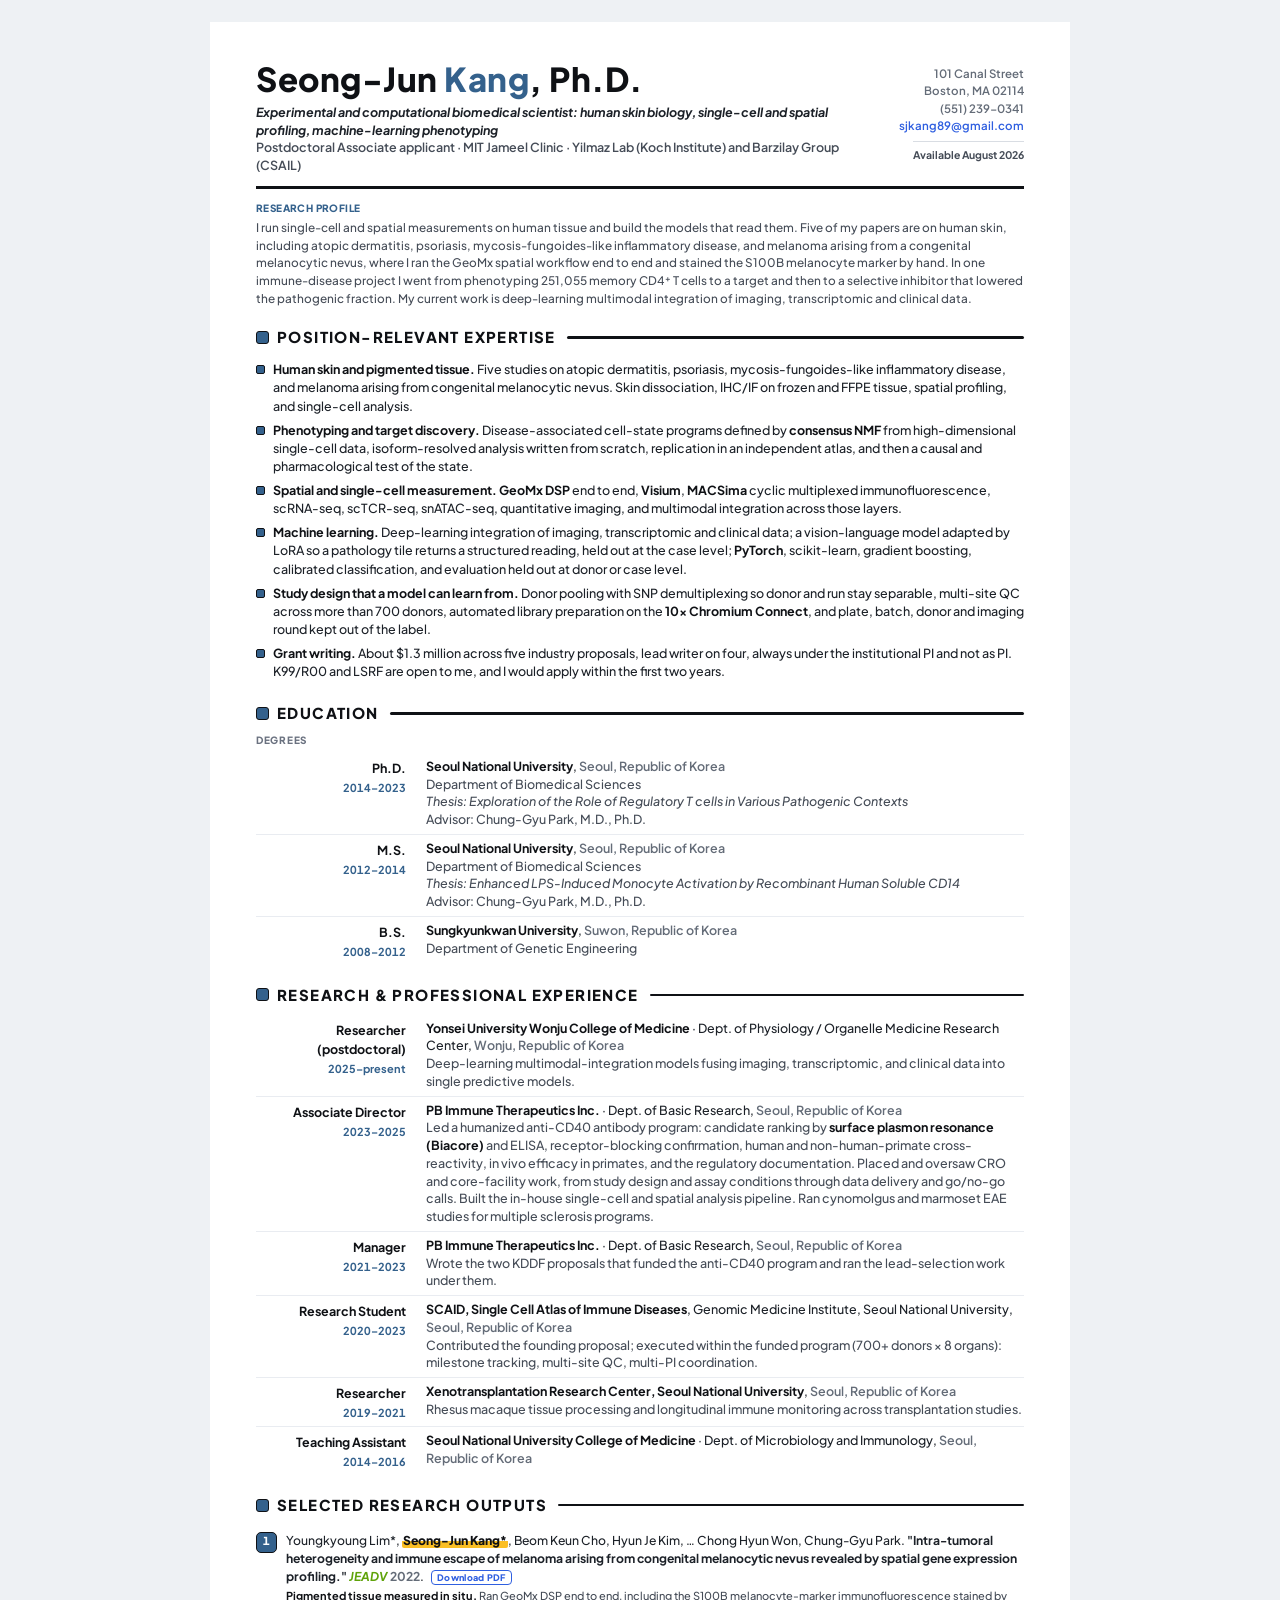
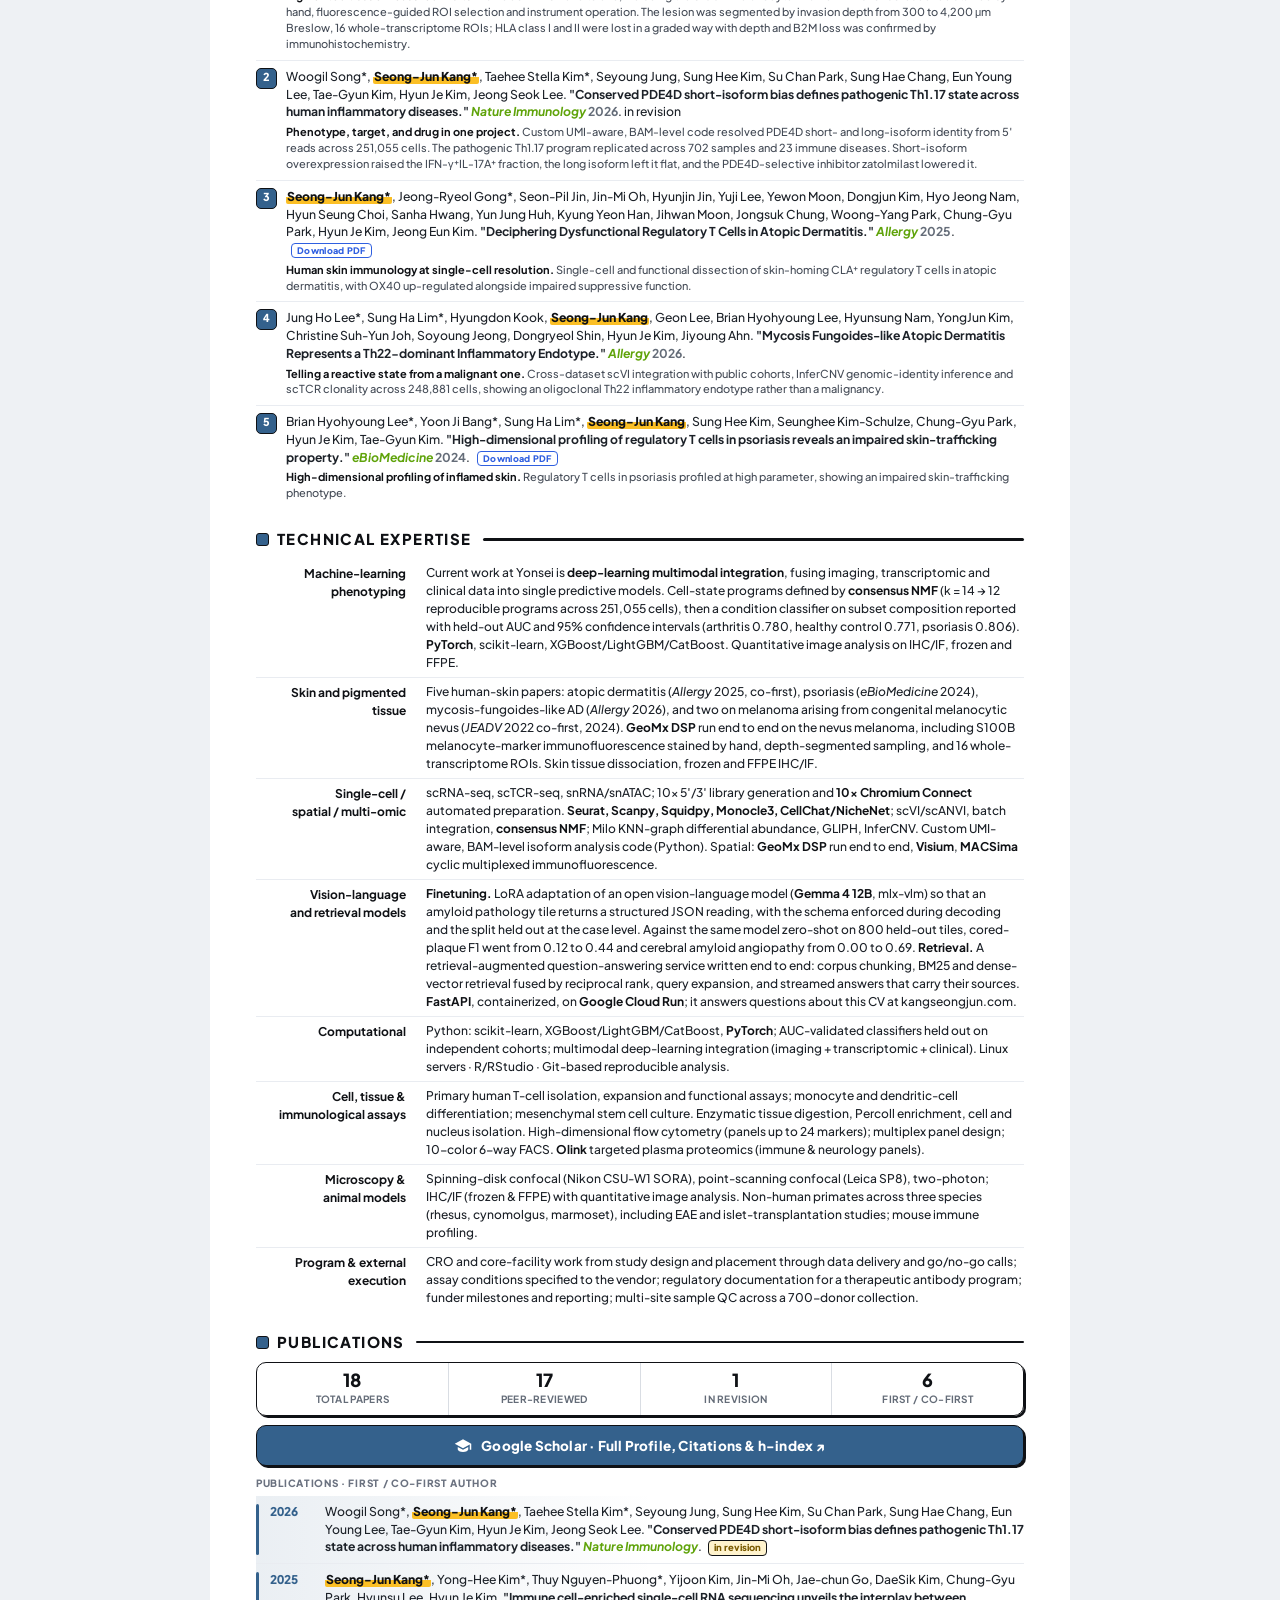
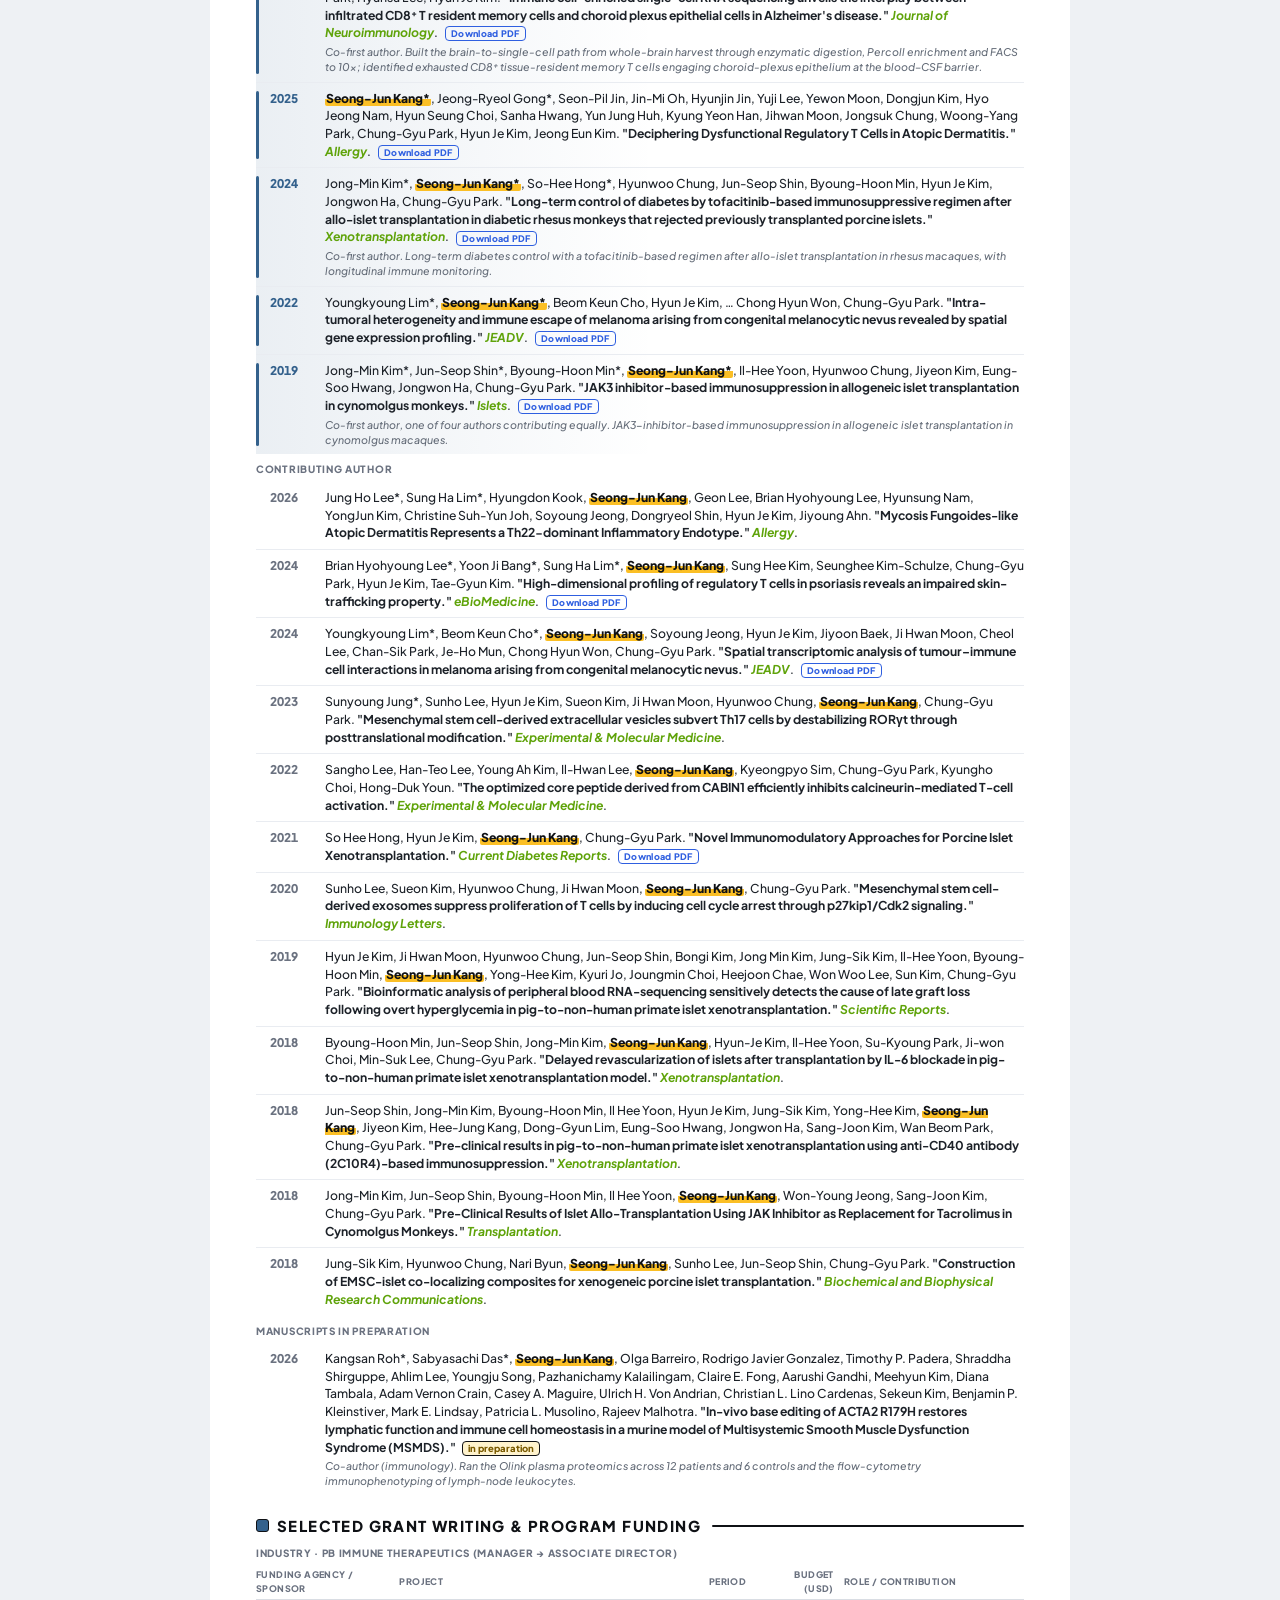
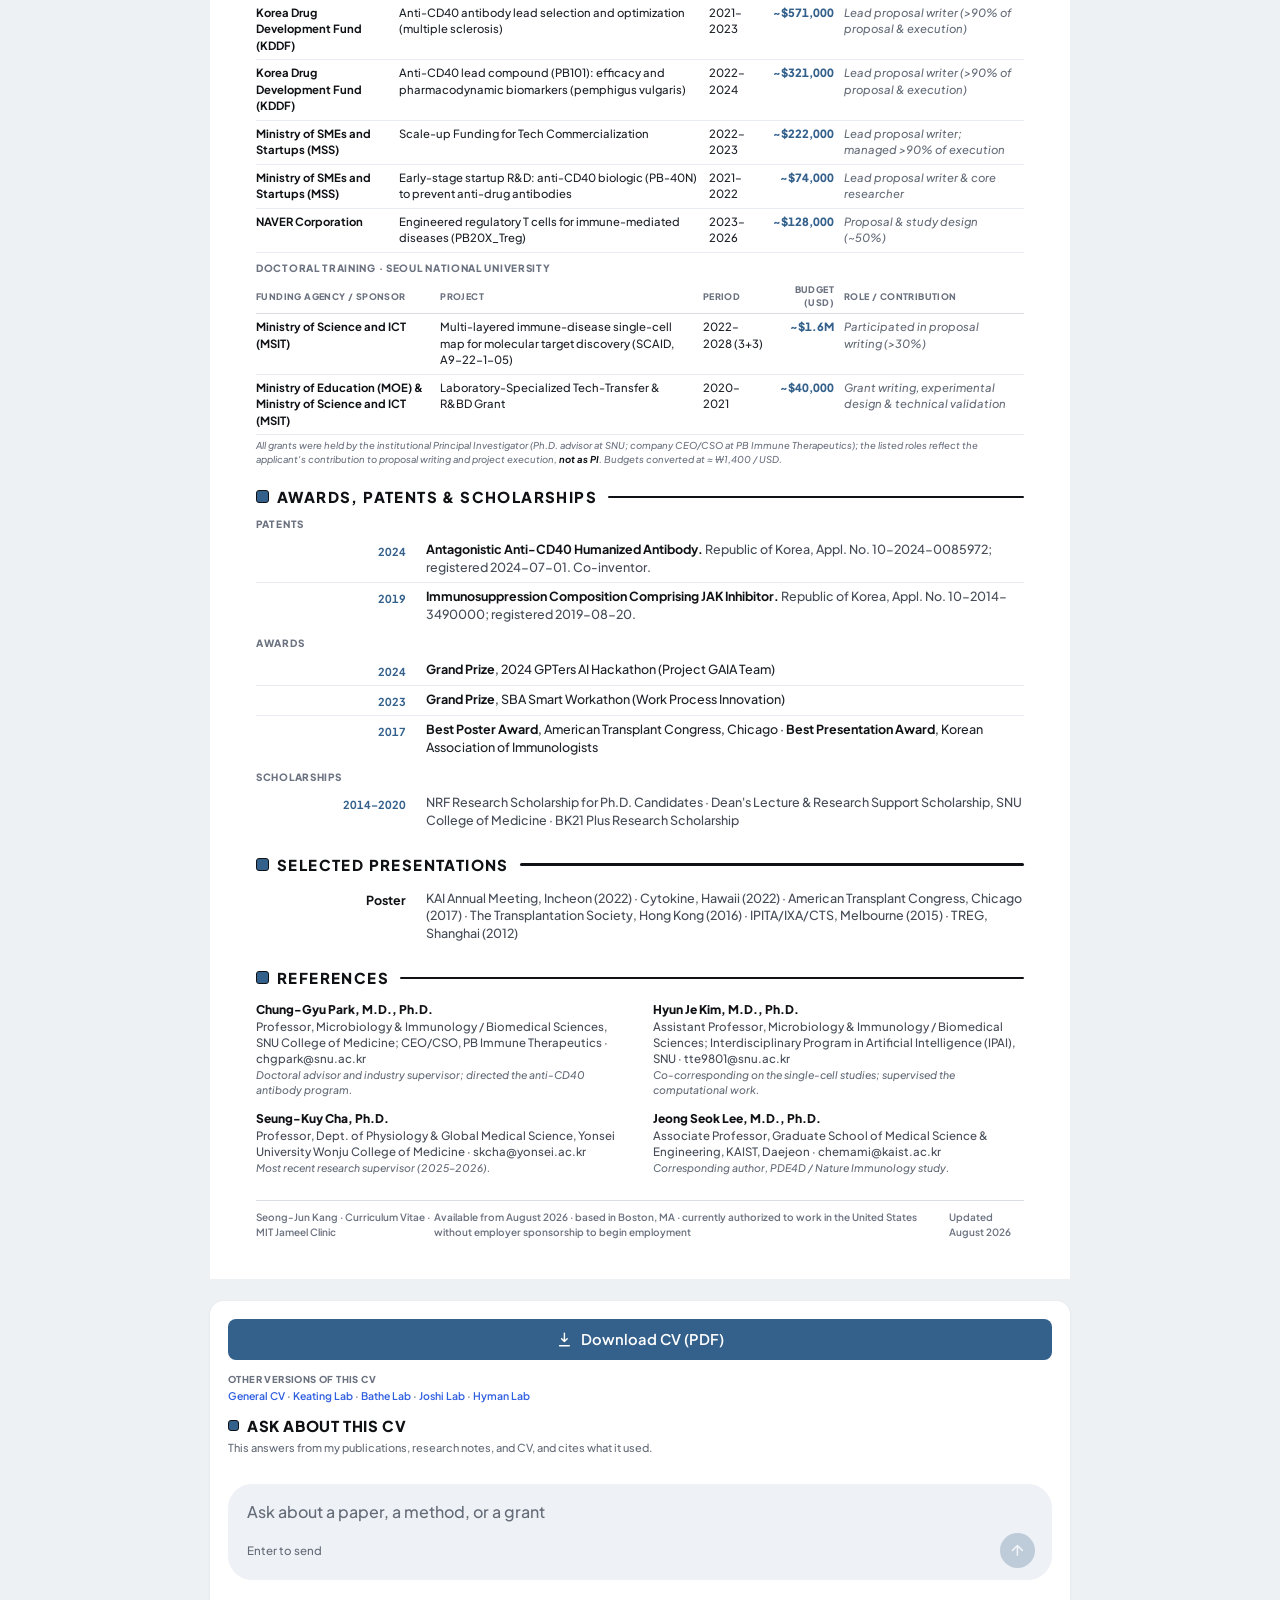
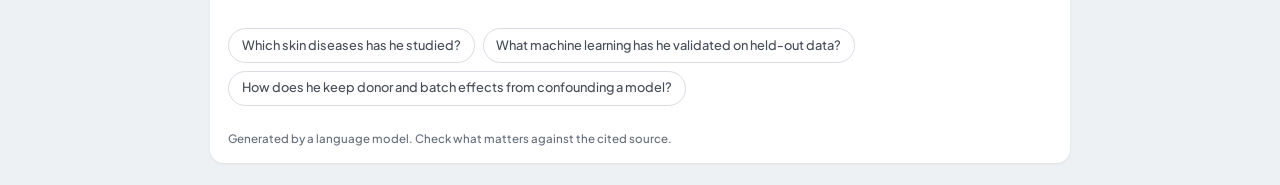
<file: for-jameel-clinic/index.html>
<!doctype html>
<html lang="en">
<head>
<meta charset="utf-8">
<meta name="viewport" content="width=device-width, initial-scale=1">
<title>Seong-Jun Kang, Ph.D. · Curriculum Vitae · Jameel Clinic</title>

<!-- Favicon: brain emoji as inline SVG (no extra file, works in light/dark) -->
<link rel="icon" href="data:image/svg+xml,<svg xmlns='http://www.w3.org/2000/svg' viewBox='0 0 100 100'><text y='.9em' font-size='90'>%F0%9F%A7%A0</text></svg>">

<!-- Open Graph / link-preview card. -->
<meta property="og:type" content="website">
<meta property="og:url" content="https://kangseongjun.com/for-jameel-clinic/">
<meta property="og:title" content="Seong-Jun Kang, Ph.D. · Curriculum Vitae · Jameel Clinic">
<meta property="og:description" content="Human skin biology, single-cell and spatial measurement, and the machine-learning models that read them. Postdoctoral Associate applicant, MIT Jameel Clinic, Yilmaz Lab and Barzilay Group.">
<!-- Each page carries its own card image, rendered from itself. One shared image would
     show one lab's name over every other lab's title. -->
<meta property="og:image" content="https://kangseongjun.com/for-jameel-clinic/og-image.png">
<meta property="og:image:width" content="1200">
<meta property="og:image:height" content="630">
<meta name="twitter:card" content="summary_large_image">
<meta name="twitter:title" content="Seong-Jun Kang, Ph.D. · Curriculum Vitae · Jameel Clinic">
<meta name="twitter:description" content="Human skin biology, single-cell and spatial measurement, and the machine-learning models that read them. Postdoctoral Associate applicant, MIT Jameel Clinic, Yilmaz Lab and Barzilay Group.">
<meta name="twitter:image" content="https://kangseongjun.com/for-jameel-clinic/og-image.png">
<!-- Which source file this deployed copy was cut from. Bump it with every copy. -->
<meta name="generator" content="Seong-Jun-CV-for-labs/build.py v2.0.0 · blocks/jameel.json">

<link rel="preconnect" href="https://fonts.googleapis.com">
<link rel="preconnect" href="https://fonts.gstatic.com" crossorigin>
<link href="https://fonts.googleapis.com/css2?family=Plus+Jakarta+Sans:ital,wght@0,500;0,600;0,700;0,800;1,500;1,600;1,700&display=swap" rel="stylesheet">
<link rel="stylesheet" href="../chat/ksj-chat.css">
<style>
/* CV_brainfish v7 · v3 clean ledger + v6 detailed year-column pubs · BLUE accent (name highlight = yellow, journal = green) */
:root{
  --lime:#a3e635; --lime-deep:#5fa30a; --carbon:#0f1115; --ink:#1c2128; --graphite:#454c57; --iron:#646c78;
  /* --slate carries the sublabels, table headers, publication years and the footnote,
     all of them small. At #9aa2af it measures 2.6:1 on white, under the 4.5:1 threshold. */
  --slate:#6b7280; --line:#d9dde3; --line-soft:#e9ecf1; --cobalt:#2f5fe0; --paper:#ffffff;
  --blue:#34618c; --yellow:#fbbf25;
  --font:"Plus Jakarta Sans",-apple-system,BlinkMacSystemFont,"Segoe UI",sans-serif;
}
*{box-sizing:border-box;margin:0;padding:0}
html{-webkit-print-color-adjust:exact;print-color-adjust:exact}
body{font-family:var(--font);color:var(--ink);background:#eef1f4;font-size:13px;line-height:1.46;font-weight:500}
.page{max-width:860px;background:var(--paper);padding:40px 46px 40px}
a{color:var(--cobalt);text-decoration:none}

/* ---------- two-column shell: CV left, chat right ---------- */
/* The CV keeps its 860px measure. The chat takes a fixed 390px beside it and sticks to
   the viewport, because the CV is several screens long and a chat that scrolls away at
   the Education section is a chat nobody uses. */
.shell{display:grid;grid-template-columns:minmax(0,860px) 390px;gap:22px;
       max-width:1294px;margin:22px auto;align-items:start;padding:0 12px}
/* A hidden aside is out of the layout, but its grid column is not. Without this the CV
   sits 195px left of centre beside an empty gap whenever the chat is off. */
.shell:has(> .askpane[hidden]){grid-template-columns:minmax(0,860px);
                               justify-content:center;max-width:884px}
.cvpane{min-width:0}
.askpane{position:sticky;top:22px;background:var(--paper);border-radius:14px;
         padding:18px 18px 16px;box-shadow:0 1px 3px rgba(15,17,21,.07)}
.askpane .ksj-chat{
  --ksj-accent:var(--blue); --ksj-accent-2:#27496b; --ksj-accent-fg:#fff;
  --ksj-accent-bg:rgba(52,97,140,.10);
  --ksj-ink:var(--ink); --ksj-ink-2:var(--graphite); --ksj-muted:var(--iron);
  --ksj-line:var(--line); --ksj-line-2:var(--line-soft);
  --ksj-surface:var(--paper);
  /* The composer's fill. The pane is white, so this grey is what tells the composer
     apart from the outlined suggestion pills sitting under it. */
  --ksj-surface-2:#eef1f5;
  --ksj-font:var(--font);
  --ksj-log-max:calc(100vh - 330px);
}
.askpane .ksj-title{font-size:15px;font-weight:800;letter-spacing:.6px;text-transform:uppercase;
                    color:var(--carbon);display:flex;align-items:center;gap:8px}
.askpane .ksj-title::before{content:"";width:11px;height:11px;background:var(--blue);
                            border:1.5px solid var(--carbon);border-radius:3px;flex-shrink:0}
.askpane .ksj-intro{font-size:11px;line-height:1.45}
.cv-download{
  display:flex; align-items:center; justify-content:center; gap:.5rem;
  margin:0 0 .75rem; padding:.6rem 1rem;
  background:var(--blue); color:#fff; border-radius:8px;
  font-size:.92rem; font-weight:600; text-decoration:none;
  transition:background .15s;
}
/* A darker shade of the same accent on hover. color-mix keeps the hover in the same blue
   rather than jumping to the brighter --cobalt. */
.cv-download:hover{background:color-mix(in srgb, var(--blue) 82%, #000);}
.cv-download:focus-visible{outline:2.5px solid var(--cobalt);outline-offset:2px}
.cv-download svg{width:1.05rem; height:1.05rem; fill:none; stroke:currentColor; stroke-width:2; stroke-linecap:round; stroke-linejoin:round;}
/* The other pages of this CV. A reader who lands on one lab's page has no way to the
   others otherwise. Each page hides its own entry. */
.cv-others{margin:0 0 .75rem;font-size:10.5px;line-height:1.5;color:var(--iron);font-weight:600}
.cv-others b{display:block;font-size:9.5px;letter-spacing:.4px;text-transform:uppercase;
             color:var(--slate);margin-bottom:2px;font-weight:800}
.cv-others a{color:var(--cobalt)}
.cv-others a:hover{text-decoration:underline}
.cv-others a:focus-visible{outline:2px solid var(--cobalt);outline-offset:2px}

/* Below the point where 860 + 390 stops fitting, the CV goes full width and the chat
   moves under it. It stops being sticky there: a sticky panel on a phone eats the screen. */
@media (max-width:1290px){
  .shell{grid-template-columns:minmax(0,860px);justify-content:center;max-width:884px}
  .askpane{position:static;max-width:860px}
  .askpane .ksj-chat{--ksj-log-max:26rem}
}
b,strong{font-weight:700;color:var(--carbon)}
i,em{font-style:italic}

/* ---------- header ---------- */
.hgrid{display:flex;justify-content:space-between;align-items:flex-start;gap:24px;padding-bottom:12px;border-bottom:3px solid var(--carbon)}
.name{font-size:33px;font-weight:800;letter-spacing:.5px;line-height:1;color:var(--carbon)}
.name .accent{color:var(--blue)}
.titles{margin-top:9px;font-size:12.5px;color:var(--graphite);font-weight:600;line-height:1.4}
.titles .t-em{font-style:italic;font-weight:700;color:var(--ink)}
.hright{text-align:right;font-size:11.5px;color:var(--iron);font-weight:600;line-height:1.5;white-space:nowrap;padding-top:3px}
.hright .k{color:var(--cobalt)}

/* Availability and work authorization sit in the header on the v2 pages. A screener asks
   both inside the first thirty seconds, and on the old layout they were on the last page. */
.hright .avail{margin-top:7px;padding-top:6px;border-top:1px solid var(--line);
               font-size:10.5px;color:var(--graphite);font-weight:700;white-space:normal;
               width:max-content;max-width:230px;margin-left:auto;line-height:1.4}

.summary3{display:grid;grid-template-columns:1fr 1fr 1fr;gap:18px;margin-top:13px;padding-bottom:4px}
.summary3 .col{font-size:11px;color:var(--graphite);line-height:1.45;font-weight:500}
.summary3 .slab{display:block;font-weight:800;font-size:10px;letter-spacing:.4px;text-transform:uppercase;color:var(--blue);margin-bottom:3px}

/* v2 header: one paragraph instead of the three summary columns. The three columns had
   turned into a cover letter printed above the evidence. */
.profile{margin-top:12px;font-size:11.8px;line-height:1.5;color:var(--graphite);font-weight:500}
.profile .slab{display:block;font-weight:800;font-size:10px;letter-spacing:.4px;
               text-transform:uppercase;color:var(--blue);margin-bottom:3px}

/* Selected research outputs: the three to five items this reader should see first, each
   with what he did on it. The full list further down carries no annotation. */
ol.outputs{list-style:none;counter-reset:outp;margin-top:2px}
ol.outputs li{position:relative;padding:7px 0 8px 30px;border-bottom:1px solid var(--line-soft);
              font-size:12.2px;line-height:1.45;break-inside:avoid}
ol.outputs li:last-child{border-bottom:none}
ol.outputs li::before{counter-increment:outp;content:counter(outp);position:absolute;left:0;top:7px;
                      width:19px;height:19px;border:1.5px solid var(--carbon);border-radius:5px;
                      background:var(--blue);color:#fff;font-size:11px;font-weight:800;
                      text-align:center;line-height:16px;font-variant-numeric:tabular-nums}
ol.outputs .me{font-weight:800;color:var(--carbon);background:linear-gradient(180deg,transparent 55%,var(--yellow) 55%);padding:0 1px;border-radius:2px}
ol.outputs .ttl{font-weight:700;color:var(--ink)}
ol.outputs .jr{font-style:italic;font-weight:700;color:var(--lime-deep)}
ol.outputs .yr{color:var(--iron);font-weight:700}
ol.outputs .contrib{display:block;margin-top:3px;font-size:11px;color:var(--graphite);line-height:1.45}
ol.outputs .contrib b{color:var(--carbon)}

/* ---------- section headers ---------- */
.sec{margin-top:19px}
.sechdr{display:flex;align-items:center;gap:11px;margin-bottom:9px}
.sechdr h2{font-size:15px;font-weight:800;letter-spacing:1.4px;text-transform:uppercase;color:var(--carbon);white-space:nowrap;display:flex;align-items:center;gap:8px}
.sechdr h2::before{content:"";width:11px;height:11px;background:var(--blue);border:1.5px solid var(--carbon);border-radius:3px;display:inline-block}
.sechdr .rule{flex:1;height:2.5px;background:var(--carbon);border-radius:2px}
.sublbl{font-size:10px;font-weight:800;letter-spacing:.7px;text-transform:uppercase;color:var(--slate);margin:8px 0 5px}

/* ---------- ledger rows ---------- */
.row{display:grid;grid-template-columns:150px 1fr;gap:20px;padding:5px 0;break-inside:avoid}
.row .lab{text-align:right;padding-top:1px}
.row .lab .role{font-weight:700;font-size:12.5px;color:var(--carbon);line-height:1.25}
.row .lab .dt{display:block;font-size:11px;font-weight:700;color:var(--blue);font-variant-numeric:tabular-nums;margin-top:2px}
.row .lab .mini{display:block;font-size:10px;color:var(--slate);font-weight:600;font-style:italic;margin-top:3px}
.row .main{font-size:12.5px;color:var(--ink);line-height:1.42}
.row .main .org{font-weight:700;color:var(--carbon)}
.row .main .loc{color:var(--iron);font-weight:600}
.row .main .det{color:var(--graphite)}
.row .main .th{font-style:italic;color:var(--graphite)}
.row+.row{border-top:1px solid var(--line-soft)}

/* ---------- publications ---------- */
.pubstats{display:flex;flex-wrap:wrap;gap:0;border:1.5px solid var(--carbon);border-radius:10px;overflow:hidden;margin:2px 0 9px;box-shadow:2px 2px 0 var(--carbon)}
.pubstats .st{flex:1;min-width:120px;padding:8px 14px;border-right:1px solid var(--line);text-align:center}
.pubstats .st:last-child{border-right:none}
.pubstats .st b{display:block;font-size:18px;font-weight:800;color:var(--carbon);line-height:1}
.pubstats .st span{font-size:10px;font-weight:700;color:var(--iron);text-transform:uppercase;letter-spacing:.3px;margin-top:3px;display:block}
.pubkey{font-size:10.5px;color:var(--iron);font-style:italic;margin:0 0 8px}
/* Full width, and borrowing the border + hard shadow the stat card above it already uses,
   so the two read as one block. The shadow is what makes it look pressable: hover lifts it
   off the page, active pushes it into where the shadow was. */
.scholar-btn{display:flex;width:100%;align-items:center;justify-content:center;gap:9px;background:var(--blue);color:#fff;font-size:13.5px;font-weight:800;padding:10px 16px;border:1.5px solid var(--carbon);border-radius:10px;text-decoration:none;margin:2px 0 10px;letter-spacing:.2px;box-shadow:2px 2px 0 var(--carbon);transition:background .15s,transform .12s,box-shadow .12s}
.scholar-btn svg{flex-shrink:0}
.scholar-btn:hover{background:#27496b;transform:translate(-1px,-1px);box-shadow:3px 3px 0 var(--carbon)}
.scholar-btn:active{transform:translate(2px,2px);box-shadow:0 0 0 var(--carbon)}
.scholar-btn:focus-visible{outline:2.5px solid var(--cobalt);outline-offset:2px}
.granttbl{width:100%;border-collapse:collapse;margin:4px 0 4px;font-size:11.3px}
/* The industry table runs past a page break in print. Only a real thead repeats, and it
   only repeats with this display value; without it the second half of the table prints
   as unlabelled money. */
.granttbl thead{display:table-header-group}
.granttbl th{text-align:left;font-size:9px;font-weight:800;text-transform:uppercase;letter-spacing:.4px;color:var(--slate);border-bottom:1.5px solid var(--line);padding:3px 10px 4px 0}
.granttbl th.r,.granttbl td.bd{text-align:right}
.granttbl td{padding:5px 10px 5px 0;border-bottom:1px solid var(--line-soft);vertical-align:top}
.granttbl .ag{font-weight:700;color:var(--carbon)}
.granttbl .bd{font-weight:800;color:var(--blue);font-variant-numeric:tabular-nums;white-space:nowrap}
.granttbl .rl{color:var(--iron);font-style:italic}
.grantnote{font-size:9.5px;color:var(--slate);font-style:italic;margin-top:3px}

ol.pubs{list-style:none;counter-reset:pub}
ol.pubs li{position:relative;padding:6px 0 6px 30px;font-size:12px;line-height:1.45;break-inside:avoid;border-bottom:1px solid var(--line-soft)}
ol.pubs li:last-child{border-bottom:none}
ol.pubs li::before{counter-increment:pub;content:"["counter(pub)"]";position:absolute;left:0;top:6px;color:var(--slate);font-weight:700;font-size:11px;font-variant-numeric:tabular-nums}
ol.pubs li.pri{padding-left:34px}
ol.pubs li.pri::after{content:"";position:absolute;left:24px;top:8px;bottom:8px;width:3px;background:var(--lime);border-radius:2px}
.pubs .me{font-weight:800;color:var(--carbon);background:linear-gradient(180deg,transparent 58%,var(--lime) 58%);padding:0 1px;border-radius:2px}
.pubs .ttl{font-weight:700;color:var(--ink)}
.pubs .jr{font-style:italic;font-weight:700;color:var(--cobalt)}
.pubs .yr{color:var(--iron);font-weight:600}
.pubs .contrib{display:block;margin-top:3px;font-size:10.8px;color:var(--iron);font-style:italic;line-height:1.4}
.grouplbl{font-size:11px;font-weight:800;letter-spacing:.3px;color:var(--blue);font-style:italic;margin:11px 0 4px}
.publist{list-style:none;margin-top:2px}
.publist li{position:relative;padding:7px 0 7px 14px;border-bottom:1px solid var(--line-soft);font-size:12.2px;line-height:1.45;display:flex;gap:13px;align-items:baseline;break-inside:avoid}
.publist li:last-child{border-bottom:none}
.publist .yr{font-weight:800;font-size:12px;color:var(--slate);min-width:42px;font-variant-numeric:tabular-nums;flex-shrink:0}
.publist .ct{flex:1}
.publist li.pri{background:linear-gradient(90deg,rgba(52,97,140,.10),transparent 52%)}
.publist li.pri::before{content:"";position:absolute;left:0;top:8px;bottom:8px;width:3px;background:var(--blue);border-radius:2px}
.publist li.pri .yr{color:var(--blue)}
.publist .me{font-weight:800;color:var(--carbon);background:linear-gradient(180deg,transparent 55%,var(--yellow) 55%);padding:0 1px;border-radius:2px}
.publist .ttl{font-weight:700;color:var(--ink)}
.publist .jr{font-style:italic;font-weight:700;color:var(--lime-deep)}
.publist .rev{display:inline-block;font-size:9.5px;font-weight:800;color:#7a5a00;background:#fff3cd;border:1px solid var(--carbon);border-radius:4px;padding:0 5px;margin-left:4px}
.publist .contrib{display:block;margin-top:3px;font-size:10.6px;color:var(--iron);font-style:italic;line-height:1.4}
.pdf{display:inline-block;font-size:9px;font-weight:800;letter-spacing:.3px;color:var(--cobalt);border:1.2px solid var(--cobalt);border-radius:4px;padding:0 5px;margin-left:5px;text-decoration:none;vertical-align:middle}
.pdf:hover{background:var(--cobalt);color:#fff}
.th a{color:var(--cobalt);text-decoration:none;border-bottom:1px solid var(--cobalt)}

/* ---------- skills / interests / lists ---------- */
.skillrow{display:grid;grid-template-columns:150px 1fr;gap:20px;padding:5px 0;break-inside:avoid}
.skillrow+.skillrow{border-top:1px solid var(--line-soft)}
.skillrow .lab{text-align:right;font-weight:700;font-size:12px;color:var(--carbon);padding-top:1px}
.skillrow .items{font-size:12px;color:var(--ink);line-height:1.5}
.skillrow .items b{color:var(--carbon);font-weight:700}

.interest{list-style:none;font-size:12.5px}
.interest li{padding:3px 0 3px 17px;position:relative;line-height:1.45;color:var(--ink)}
.interest li::before{content:"";position:absolute;left:0;top:8px;width:7px;height:7px;background:var(--blue);border:1.4px solid var(--carbon);border-radius:2px}
.interest b{color:var(--carbon);font-weight:700}

.inline{font-size:12px;color:var(--ink);line-height:1.6}
.refgrid{display:grid;grid-template-columns:1fr 1fr;gap:6px 26px}
.refblk{font-size:11.5px;line-height:1.4;padding:4px 0}
.refblk .rn{font-weight:800;color:var(--carbon);font-size:12px}
.refblk .rr{color:var(--graphite);font-weight:500}
.refblk .rnote{font-style:italic;color:var(--iron);font-size:10.5px;margin-top:1px}

.foot{margin-top:20px;padding-top:9px;border-top:1px solid var(--line);font-size:10px;color:var(--slate);display:flex;justify-content:space-between;font-weight:600}

@media (max-width:680px){
  .summary3{grid-template-columns:1fr}.hgrid{flex-direction:column}.hright{text-align:left}
  .row,.skillrow{grid-template-columns:1fr;gap:2px}.row .lab,.skillrow .lab{text-align:left}.refgrid{grid-template-columns:1fr}
}
@media print{
  @page{size:Letter;margin:12mm 13mm}
  body{background:#fff;font-size:10.6px}
  /* This page's real job is still the PDF. The chat leaves no trace on paper. */
  .askpane{display:none}
  .shell{display:block;max-width:none;margin:0;padding:0;gap:0}
  .page{margin:0;max-width:none;padding:0;box-shadow:none}
  .sec{margin-top:13px}
  .sechdr,.row,.skillrow,ol.pubs li,.refblk{break-inside:avoid}
  /* break-inside alone let a heading sit alone at the foot of a page with its first entry
     on the next one. */
  .sechdr,.sublbl{break-after:avoid;page-break-after:avoid}
  .name{font-size:27px}
  /* This was position:fixed, which repeats the line on every sheet but pins it inside the
     page area, so on any full page it printed across the last entry. Pushing it into the
     page margin does not work either: Chrome clips fixed content at the page edge and the
     line disappeared from five of six pages. In flow it prints once, at the end, and never
     lands on anything. */
  .foot{position:static;margin-top:16px;padding-top:8px;border-top:1px solid var(--line-soft);break-inside:avoid}
}
</style>
</head>
<body>
<div class="shell">
<div class="cvpane">
<div class="page">

  <!-- ============ HEADER ============ -->
  <header>
    <div class="hgrid">
      <div class="hleft">
        <h1 class="name">Seong-Jun <span class="accent">Kang</span>, Ph.D.</h1>
        <div class="titles">
          <div class="t-em">Experimental and computational biomedical scientist: human skin biology, single-cell and spatial profiling, machine-learning phenotyping</div>
          <div>Postdoctoral Associate applicant · MIT Jameel Clinic · Yilmaz Lab (Koch Institute) and Barzilay Group (CSAIL)</div>
        </div>
      </div>
      <div class="hright">
        101 Canal Street<br>Boston, MA 02114<br>(551) 239-0341<br><span class="k">sjkang89@gmail.com</span>
        <div class="avail">Available August 2026</div>
      </div>
    </div>
    <div class="profile"><span class="slab">Research profile</span>I run single-cell and spatial measurements on human tissue and build the models that read them. Five of my papers are on human skin, including atopic dermatitis, psoriasis, mycosis-fungoides-like inflammatory disease, and melanoma arising from a congenital melanocytic nevus, where I ran the GeoMx spatial workflow end to end and stained the S100B melanocyte marker by hand. In one immune-disease project I went from phenotyping 251,055 memory CD4⁺ T cells to a target and then to a selective inhibitor that lowered the pathogenic fraction. My current work is deep-learning multimodal integration of imaging, transcriptomic and clinical data.</div>
  </header>

  <!-- ============ POSITION-RELEVANT EXPERTISE ============ -->
  <section class="sec">
    <div class="sechdr"><h2>Position-Relevant Expertise</h2><div class="rule"></div></div>
    <ul class="interest">
      <li><b>Human skin and pigmented tissue.</b> Five studies on atopic dermatitis, psoriasis, mycosis-fungoides-like inflammatory disease, and melanoma arising from congenital melanocytic nevus. Skin dissociation, IHC/IF on frozen and FFPE tissue, spatial profiling, and single-cell analysis.</li>
      <li><b>Phenotyping and target discovery.</b> Disease-associated cell-state programs defined by <b>consensus NMF</b> from high-dimensional single-cell data, isoform-resolved analysis written from scratch, replication in an independent atlas, and then a causal and pharmacological test of the state.</li>
      <li><b>Spatial and single-cell measurement.</b> <b>GeoMx DSP</b> end to end, <b>Visium</b>, <b>MACSima</b> cyclic multiplexed immunofluorescence, scRNA-seq, scTCR-seq, snATAC-seq, quantitative imaging, and multimodal integration across those layers.</li>
      <li><b>Machine learning.</b> Deep-learning integration of imaging, transcriptomic and clinical data; a vision-language model adapted by LoRA so a pathology tile returns a structured reading, held out at the case level; <b>PyTorch</b>, scikit-learn, gradient boosting, calibrated classification, and evaluation held out at donor or case level.</li>
      <li><b>Study design that a model can learn from.</b> Donor pooling with SNP demultiplexing so donor and run stay separable, multi-site QC across more than 700 donors, automated library preparation on the <b>10x Chromium Connect</b>, and plate, batch, donor and imaging round kept out of the label.</li>
      <li><b>Grant writing.</b> About $1.3 million across five industry proposals, lead writer on four, always under the institutional PI and not as PI. K99/R00 and LSRF are open to me, and I would apply within the first two years.</li>
    </ul>
  </section>

  <!-- ============ EDUCATION ============ -->
  <section class="sec">
    <div class="sechdr"><h2>Education</h2><div class="rule"></div></div>
    <div class="sublbl">Degrees</div>
    <div class="row">
      <div class="lab"><span class="role">Ph.D.</span><span class="dt">2014–2023</span></div>
      <div class="main"><span class="org">Seoul National University</span>, <span class="loc">Seoul, Republic of Korea</span><br><span class="det">Department of Biomedical Sciences</span><br><span class="th">Thesis: Exploration of the Role of Regulatory T cells in Various Pathogenic Contexts</span><br><span class="det">Advisor: Chung-Gyu Park, M.D., Ph.D.</span></div>
    </div>
    <div class="row">
      <div class="lab"><span class="role">M.S.</span><span class="dt">2012–2014</span></div>
      <div class="main"><span class="org">Seoul National University</span>, <span class="loc">Seoul, Republic of Korea</span><br><span class="det">Department of Biomedical Sciences</span><br><span class="th">Thesis: Enhanced LPS-Induced Monocyte Activation by Recombinant Human Soluble CD14</span><br><span class="det">Advisor: Chung-Gyu Park, M.D., Ph.D.</span></div>
    </div>
    <div class="row">
      <div class="lab"><span class="role">B.S.</span><span class="dt">2008–2012</span></div>
      <div class="main"><span class="org">Sungkyunkwan University</span>, <span class="loc">Suwon, Republic of Korea</span><br><span class="det">Department of Genetic Engineering</span></div>
    </div>
  </section>

  <!-- ============ RESEARCH & PROFESSIONAL EXPERIENCE ============ -->
  <section class="sec">
    <div class="sechdr"><h2>Research &amp; Professional Experience</h2><div class="rule"></div></div>
    <div class="row">
      <div class="lab"><span class="role">Researcher<br>(postdoctoral)</span><span class="dt">2025–present</span></div>
      <div class="main"><span class="org">Yonsei University Wonju College of Medicine</span> · Dept. of Physiology / Organelle Medicine Research Center, <span class="loc">Wonju, Republic of Korea</span><br><span class="det">Deep-learning multimodal-integration models fusing imaging, transcriptomic, and clinical data into single predictive models.</span></div>
    </div>
    <div class="row">
      <div class="lab"><span class="role">Associate Director</span><span class="dt">2023–2025</span></div>
      <div class="main"><span class="org">PB Immune Therapeutics Inc.</span> · Dept. of Basic Research, <span class="loc">Seoul, Republic of Korea</span><br><span class="det">Led a humanized anti-CD40 antibody program: candidate ranking by <b>surface plasmon resonance (Biacore)</b> and ELISA, receptor-blocking confirmation, human and non-human-primate cross-reactivity, in vivo efficacy in primates, and the regulatory documentation. Placed and oversaw CRO and core-facility work, from study design and assay conditions through data delivery and go/no-go calls. Built the in-house single-cell and spatial analysis pipeline. Ran cynomolgus and marmoset EAE studies for multiple sclerosis programs.</span></div>
    </div>
    <div class="row">
      <div class="lab"><span class="role">Manager</span><span class="dt">2021–2023</span></div>
      <div class="main"><span class="org">PB Immune Therapeutics Inc.</span> · Dept. of Basic Research, <span class="loc">Seoul, Republic of Korea</span><br><span class="det">Wrote the two KDDF proposals that funded the anti-CD40 program and ran the lead-selection work under them.</span></div>
    </div>
    <div class="row">
      <div class="lab"><span class="role">Research Student</span><span class="dt">2020–2023</span></div>
      <div class="main"><span class="org">SCAID, Single Cell Atlas of Immune Diseases</span>, Genomic Medicine Institute, Seoul National University, <span class="loc">Seoul, Republic of Korea</span><br><span class="det">Contributed the founding proposal; executed within the funded program (700+ donors × 8 organs): milestone tracking, multi-site QC, multi-PI coordination.</span></div>
    </div>
    <div class="row">
      <div class="lab"><span class="role">Researcher</span><span class="dt">2019–2021</span></div>
      <div class="main"><span class="org">Xenotransplantation Research Center, Seoul National University</span>, <span class="loc">Seoul, Republic of Korea</span><br><span class="det">Rhesus macaque tissue processing and longitudinal immune monitoring across transplantation studies.</span></div>
    </div>
    <div class="row">
      <div class="lab"><span class="role">Teaching Assistant</span><span class="dt">2014–2016</span></div>
      <div class="main"><span class="org">Seoul National University College of Medicine</span> · Dept. of Microbiology and Immunology, <span class="loc">Seoul, Republic of Korea</span></div>
    </div>
  </section>

  <!-- ============ SELECTED RESEARCH OUTPUTS ============ -->
  <section class="sec">
    <div class="sechdr"><h2>Selected Research Outputs</h2><div class="rule"></div></div>
    <ol class="outputs">
      <li>Youngkyoung Lim*, <span class="me">Seong-Jun Kang*</span>, Beom Keun Cho, Hyun Je Kim, … Chong Hyun Won, Chung-Gyu Park. <span class="ttl">"Intra-tumoral heterogeneity and immune escape of melanoma arising from congenital melanocytic nevus revealed by spatial gene expression profiling."</span> <span class="jr">JEADV</span> <span class="yr">2022</span>. <a class="pdf" href="../papers/2022_JEADV_melanoma_spatial.pdf">Download PDF</a><span class="contrib"><b>Pigmented tissue measured in situ.</b> Ran GeoMx DSP end to end, including the S100B melanocyte-marker immunofluorescence stained by hand, fluorescence-guided ROI selection and instrument operation. The lesion was segmented by invasion depth from 300 to 4,200 μm Breslow, 16 whole-transcriptome ROIs; HLA class I and II were lost in a graded way with depth and B2M loss was confirmed by immunohistochemistry.</span></li>
      <li>Woogil Song*, <span class="me">Seong-Jun Kang*</span>, Taehee Stella Kim*, Seyoung Jung, Sung Hee Kim, Su Chan Park, Sung Hae Chang, Eun Young Lee, Tae-Gyun Kim, Hyun Je Kim, Jeong Seok Lee. <span class="ttl">"Conserved PDE4D short-isoform bias defines pathogenic Th1.17 state across human inflammatory diseases."</span> <span class="jr">Nature Immunology</span> <span class="yr">2026</span>. <span class="rev">in revision</span><span class="contrib"><b>Phenotype, target, and drug in one project.</b> Custom UMI-aware, BAM-level code resolved PDE4D short- and long-isoform identity from 5′ reads across 251,055 cells. The pathogenic Th1.17 program replicated across 702 samples and 23 immune diseases. Short-isoform overexpression raised the IFN-γ⁺IL-17A⁺ fraction, the long isoform left it flat, and the PDE4D-selective inhibitor zatolmilast lowered it.</span></li>
      <li><span class="me">Seong-Jun Kang*</span>, Jeong-Ryeol Gong*, Seon-Pil Jin, Jin-Mi Oh, Hyunjin Jin, Yuji Lee, Yewon Moon, Dongjun Kim, Hyo Jeong Nam, Hyun Seung Choi, Sanha Hwang, Yun Jung Huh, Kyung Yeon Han, Jihwan Moon, Jongsuk Chung, Woong-Yang Park, Chung-Gyu Park, Hyun Je Kim, Jeong Eun Kim. <span class="ttl">"Deciphering Dysfunctional Regulatory T Cells in Atopic Dermatitis."</span> <span class="jr">Allergy</span> <span class="yr">2025</span>. <a class="pdf" href="../papers/2025_Allergy_AD_Treg.pdf">Download PDF</a><span class="contrib"><b>Human skin immunology at single-cell resolution.</b> Single-cell and functional dissection of skin-homing CLA⁺ regulatory T cells in atopic dermatitis, with OX40 up-regulated alongside impaired suppressive function.</span></li>
      <li>Jung Ho Lee*, Sung Ha Lim*, Hyungdon Kook, <span class="me">Seong-Jun Kang</span>, Geon Lee, Brian Hyohyoung Lee, Hyunsung Nam, YongJun Kim, Christine Suh-Yun Joh, Soyoung Jeong, Dongryeol Shin, Hyun Je Kim, Jiyoung Ahn. <span class="ttl">"Mycosis Fungoides-like Atopic Dermatitis Represents a Th22-dominant Inflammatory Endotype."</span> <span class="jr">Allergy</span> <span class="yr">2026</span>.<span class="contrib"><b>Telling a reactive state from a malignant one.</b> Cross-dataset scVI integration with public cohorts, InferCNV genomic-identity inference and scTCR clonality across 248,881 cells, showing an oligoclonal Th22 inflammatory endotype rather than a malignancy.</span></li>
      <li>Brian Hyohyoung Lee*, Yoon Ji Bang*, Sung Ha Lim*, <span class="me">Seong-Jun Kang</span>, Sung Hee Kim, Seunghee Kim-Schulze, Chung-Gyu Park, Hyun Je Kim, Tae-Gyun Kim. <span class="ttl">"High-dimensional profiling of regulatory T cells in psoriasis reveals an impaired skin-trafficking property."</span> <span class="jr">eBioMedicine</span> <span class="yr">2024</span>. <a class="pdf" href="../papers/2024_eBioMedicine_psoriasis_Treg.pdf">Download PDF</a><span class="contrib"><b>High-dimensional profiling of inflamed skin.</b> Regulatory T cells in psoriasis profiled at high parameter, showing an impaired skin-trafficking phenotype.</span></li>
    </ol>
  </section>

  <!-- ============ TECHNICAL EXPERTISE ============ -->
  <section class="sec">
    <div class="sechdr"><h2>Technical Expertise</h2><div class="rule"></div></div>
    <div class="skillrow">
      <div class="lab">Machine-learning<br>phenotyping</div>
      <div class="items">Current work at Yonsei is <b>deep-learning multimodal integration</b>, fusing imaging, transcriptomic and clinical data into single predictive models. Cell-state programs defined by <b>consensus NMF</b> (k = 14 → 12 reproducible programs across 251,055 cells), then a condition classifier on subset composition reported with held-out AUC and 95% confidence intervals (arthritis 0.780, healthy control 0.771, psoriasis 0.806). <b>PyTorch</b>, scikit-learn, XGBoost/LightGBM/CatBoost. Quantitative image analysis on IHC/IF, frozen and FFPE.</div>
    </div>
    <div class="skillrow">
      <div class="lab">Skin and pigmented<br>tissue</div>
      <div class="items">Five human-skin papers: atopic dermatitis (<i>Allergy</i> 2025, co-first), psoriasis (<i>eBioMedicine</i> 2024), mycosis-fungoides-like AD (<i>Allergy</i> 2026), and two on melanoma arising from congenital melanocytic nevus (<i>JEADV</i> 2022 co-first, 2024). <b>GeoMx DSP</b> run end to end on the nevus melanoma, including S100B melanocyte-marker immunofluorescence stained by hand, depth-segmented sampling, and 16 whole-transcriptome ROIs. Skin tissue dissociation, frozen and FFPE IHC/IF.</div>
    </div>
    <div class="skillrow">
      <div class="lab">Single-cell /<br>spatial / multi-omic</div>
      <div class="items">scRNA-seq, scTCR-seq, snRNA/snATAC; 10x 5′/3′ library generation and <b>10x Chromium Connect</b> automated preparation. <b>Seurat, Scanpy, Squidpy, Monocle3, CellChat/NicheNet</b>; scVI/scANVI, batch integration, <b>consensus NMF</b>; Milo KNN-graph differential abundance, GLIPH, InferCNV. Custom UMI-aware, BAM-level isoform analysis code (Python). Spatial: <b>GeoMx DSP</b> run end to end, <b>Visium</b>, <b>MACSima</b> cyclic multiplexed immunofluorescence.</div>
    </div>
    <div class="skillrow">
      <div class="lab">Vision-language<br>and retrieval models</div>
      <div class="items"><b>Finetuning.</b> LoRA adaptation of an open vision-language model (<b>Gemma 4 12B</b>, mlx-vlm) so that an amyloid pathology tile returns a structured JSON reading, with the schema enforced during decoding and the split held out at the case level. Against the same model zero-shot on 800 held-out tiles, cored-plaque F1 went from 0.12 to 0.44 and cerebral amyloid angiopathy from 0.00 to 0.69. <b>Retrieval.</b> A retrieval-augmented question-answering service written end to end: corpus chunking, BM25 and dense-vector retrieval fused by reciprocal rank, query expansion, and streamed answers that carry their sources. <b>FastAPI</b>, containerized, on <b>Google Cloud Run</b>; it answers questions about this CV at kangseongjun.com.</div>
    </div>
    <div class="skillrow">
      <div class="lab">Computational</div>
      <div class="items">Python: scikit-learn, XGBoost/LightGBM/CatBoost, <b>PyTorch</b>; AUC-validated classifiers held out on independent cohorts; multimodal deep-learning integration (imaging + transcriptomic + clinical). Linux servers · R/RStudio · Git-based reproducible analysis.</div>
    </div>
    <div class="skillrow">
      <div class="lab">Cell, tissue &amp;<br>immunological assays</div>
      <div class="items">Primary human T-cell isolation, expansion and functional assays; monocyte and dendritic-cell differentiation; mesenchymal stem cell culture. Enzymatic tissue digestion, Percoll enrichment, cell and nucleus isolation. High-dimensional flow cytometry (panels up to 24 markers); multiplex panel design; 10-color 6-way FACS. <b>Olink</b> targeted plasma proteomics (immune &amp; neurology panels).</div>
    </div>
    <div class="skillrow">
      <div class="lab">Microscopy &amp;<br>animal models</div>
      <div class="items">Spinning-disk confocal (Nikon CSU-W1 SORA), point-scanning confocal (Leica SP8), two-photon; IHC/IF (frozen &amp; FFPE) with quantitative image analysis. Non-human primates across three species (rhesus, cynomolgus, marmoset), including EAE and islet-transplantation studies; mouse immune profiling.</div>
    </div>
    <div class="skillrow">
      <div class="lab">Program &amp; external<br>execution</div>
      <div class="items">CRO and core-facility work from study design and placement through data delivery and go/no-go calls; assay conditions specified to the vendor; regulatory documentation for a therapeutic antibody program; funder milestones and reporting; multi-site sample QC across a 700-donor collection.</div>
    </div>
  </section>

  <!-- ============ PUBLICATIONS ============ -->
  <section class="sec">
    <div class="sechdr"><h2>Publications</h2><div class="rule"></div></div>
    <div class="pubstats">
      <div class="st"><b>18</b><span>Total papers</span></div>
      <div class="st"><b>17</b><span>Peer-reviewed</span></div>
      <div class="st"><b>1</b><span>In revision</span></div>
      <div class="st"><b>6</b><span>First / co-first</span></div>
    </div>
    <a class="scholar-btn" href="https://scholar.google.com/citations?hl=ko&amp;user=tMsQgs8AAAAJ" target="_blank" rel="noopener"><svg viewBox="0 0 24 24" width="18" height="18" fill="currentColor" aria-hidden="true"><path d="M12 3L1 9l11 6 9-4.91V17h2V9L12 3zM5 13.18v3.5c0 1.52 3.13 3.32 7 3.32s7-1.8 7-3.32v-3.5l-7 3.82-7-3.82z"/></svg>Google Scholar · Full Profile, Citations &amp; h-index ↗</a>
    <div class="sublbl">Publications · First / Co-first Author</div>
    <ul class="publist">
      <li class="pri"><span class="yr">2026</span><span class="ct">Woogil Song*, <span class="me">Seong-Jun Kang*</span>, Taehee Stella Kim*, Seyoung Jung, Sung Hee Kim, Su Chan Park, Sung Hae Chang, Eun Young Lee, Tae-Gyun Kim, Hyun Je Kim, Jeong Seok Lee. <span class="ttl">"Conserved PDE4D short-isoform bias defines pathogenic Th1.17 state across human inflammatory diseases."</span> <span class="jr">Nature Immunology</span>. <span class="rev">in revision</span></span></li>
      <li class="pri"><span class="yr">2025</span><span class="ct"><span class="me">Seong-Jun Kang*</span>, Yong-Hee Kim*, Thuy Nguyen-Phuong*, Yijoon Kim, Jin-Mi Oh, Jae-chun Go, DaeSik Kim, Chung-Gyu Park, Hyunsu Lee, Hyun Je Kim. <span class="ttl">"Immune cell-enriched single-cell RNA sequencing unveils the interplay between infiltrated CD8⁺ T resident memory cells and choroid plexus epithelial cells in Alzheimer's disease."</span> <span class="jr">Journal of Neuroimmunology</span>. <a class="pdf" href="../papers/2025_JNI_Alzheimer_scRNAseq.pdf">Download PDF</a><span class="contrib">Co-first author. Built the brain-to-single-cell path from whole-brain harvest through enzymatic digestion, Percoll enrichment and FACS to 10x; identified exhausted CD8⁺ tissue-resident memory T cells engaging choroid-plexus epithelium at the blood–CSF barrier.</span></span></li>
      <li class="pri"><span class="yr">2025</span><span class="ct"><span class="me">Seong-Jun Kang*</span>, Jeong-Ryeol Gong*, Seon-Pil Jin, Jin-Mi Oh, Hyunjin Jin, Yuji Lee, Yewon Moon, Dongjun Kim, Hyo Jeong Nam, Hyun Seung Choi, Sanha Hwang, Yun Jung Huh, Kyung Yeon Han, Jihwan Moon, Jongsuk Chung, Woong-Yang Park, Chung-Gyu Park, Hyun Je Kim, Jeong Eun Kim. <span class="ttl">"Deciphering Dysfunctional Regulatory T Cells in Atopic Dermatitis."</span> <span class="jr">Allergy</span>. <a class="pdf" href="../papers/2025_Allergy_AD_Treg.pdf">Download PDF</a></span></li>
      <li class="pri"><span class="yr">2024</span><span class="ct">Jong-Min Kim*, <span class="me">Seong-Jun Kang*</span>, So-Hee Hong*, Hyunwoo Chung, Jun-Seop Shin, Byoung-Hoon Min, Hyun Je Kim, Jongwon Ha, Chung-Gyu Park. <span class="ttl">"Long-term control of diabetes by tofacitinib-based immunosuppressive regimen after allo-islet transplantation in diabetic rhesus monkeys that rejected previously transplanted porcine islets."</span> <span class="jr">Xenotransplantation</span>. <a class="pdf" href="../papers/2024_Xenotransplantation_tofacitinib.pdf">Download PDF</a><span class="contrib">Co-first author. Long-term diabetes control with a tofacitinib-based regimen after allo-islet transplantation in rhesus macaques, with longitudinal immune monitoring.</span></span></li>
      <li class="pri"><span class="yr">2022</span><span class="ct">Youngkyoung Lim*, <span class="me">Seong-Jun Kang*</span>, Beom Keun Cho, Hyun Je Kim, … Chong Hyun Won, Chung-Gyu Park. <span class="ttl">"Intra-tumoral heterogeneity and immune escape of melanoma arising from congenital melanocytic nevus revealed by spatial gene expression profiling."</span> <span class="jr">JEADV</span>. <a class="pdf" href="../papers/2022_JEADV_melanoma_spatial.pdf">Download PDF</a></span></li>
      <li class="pri"><span class="yr">2019</span><span class="ct">Jong-Min Kim*, Jun-Seop Shin*, Byoung-Hoon Min*, <span class="me">Seong-Jun Kang*</span>, Il-Hee Yoon, Hyunwoo Chung, Jiyeon Kim, Eung-Soo Hwang, Jongwon Ha, Chung-Gyu Park. <span class="ttl">"JAK3 inhibitor-based immunosuppression in allogeneic islet transplantation in cynomolgus monkeys."</span> <span class="jr">Islets</span>. <a class="pdf" href="../papers/2019_Islets_JAK3_isletTx.pdf">Download PDF</a><span class="contrib">Co-first author, one of four authors contributing equally. JAK3-inhibitor-based immunosuppression in allogeneic islet transplantation in cynomolgus macaques.</span></span></li>
    </ul>
    <div class="sublbl">Contributing Author</div>
    <ul class="publist">
      <li><span class="yr">2026</span><span class="ct">Jung Ho Lee*, Sung Ha Lim*, Hyungdon Kook, <span class="me">Seong-Jun Kang</span>, Geon Lee, Brian Hyohyoung Lee, Hyunsung Nam, YongJun Kim, Christine Suh-Yun Joh, Soyoung Jeong, Dongryeol Shin, Hyun Je Kim, Jiyoung Ahn. <span class="ttl">"Mycosis Fungoides-like Atopic Dermatitis Represents a Th22-dominant Inflammatory Endotype."</span> <span class="jr">Allergy</span>.</span></li>
      <li><span class="yr">2024</span><span class="ct">Brian Hyohyoung Lee*, Yoon Ji Bang*, Sung Ha Lim*, <span class="me">Seong-Jun Kang</span>, Sung Hee Kim, Seunghee Kim-Schulze, Chung-Gyu Park, Hyun Je Kim, Tae-Gyun Kim. <span class="ttl">"High-dimensional profiling of regulatory T cells in psoriasis reveals an impaired skin-trafficking property."</span> <span class="jr">eBioMedicine</span>. <a class="pdf" href="../papers/2024_eBioMedicine_psoriasis_Treg.pdf">Download PDF</a></span></li>
      <li><span class="yr">2024</span><span class="ct">Youngkyoung Lim*, Beom Keun Cho*, <span class="me">Seong-Jun Kang</span>, Soyoung Jeong, Hyun Je Kim, Jiyoon Baek, Ji Hwan Moon, Cheol Lee, Chan-Sik Park, Je-Ho Mun, Chong Hyun Won, Chung-Gyu Park. <span class="ttl">"Spatial transcriptomic analysis of tumour–immune cell interactions in melanoma arising from congenital melanocytic nevus."</span> <span class="jr">JEADV</span>. <a class="pdf" href="../papers/2024_JEADV_melanoma_immune.pdf">Download PDF</a></span></li>
      <li><span class="yr">2023</span><span class="ct">Sunyoung Jung*, Sunho Lee, Hyun Je Kim, Sueon Kim, Ji Hwan Moon, Hyunwoo Chung, <span class="me">Seong-Jun Kang</span>, Chung-Gyu Park. <span class="ttl">"Mesenchymal stem cell-derived extracellular vesicles subvert Th17 cells by destabilizing RORγt through posttranslational modification."</span> <span class="jr">Experimental &amp; Molecular Medicine</span>.</span></li>
      <li><span class="yr">2022</span><span class="ct">Sangho Lee, Han-Teo Lee, Young Ah Kim, Il-Hwan Lee, <span class="me">Seong-Jun Kang</span>, Kyeongpyo Sim, Chung-Gyu Park, Kyungho Choi, Hong-Duk Youn. <span class="ttl">"The optimized core peptide derived from CABIN1 efficiently inhibits calcineurin-mediated T-cell activation."</span> <span class="jr">Experimental &amp; Molecular Medicine</span>.</span></li>
      <li><span class="yr">2021</span><span class="ct">So Hee Hong, Hyun Je Kim, <span class="me">Seong-Jun Kang</span>, Chung-Gyu Park. <span class="ttl">"Novel Immunomodulatory Approaches for Porcine Islet Xenotransplantation."</span> <span class="jr">Current Diabetes Reports</span>. <a class="pdf" href="../papers/2021_CurrDiabRep_xeno_review.pdf">Download PDF</a></span></li>
      <li><span class="yr">2020</span><span class="ct">Sunho Lee, Sueon Kim, Hyunwoo Chung, Ji Hwan Moon, <span class="me">Seong-Jun Kang</span>, Chung-Gyu Park. <span class="ttl">"Mesenchymal stem cell-derived exosomes suppress proliferation of T cells by inducing cell cycle arrest through p27kip1/Cdk2 signaling."</span> <span class="jr">Immunology Letters</span>.</span></li>
      <li><span class="yr">2019</span><span class="ct">Hyun Je Kim, Ji Hwan Moon, Hyunwoo Chung, Jun-Seop Shin, Bongi Kim, Jong Min Kim, Jung-Sik Kim, Il-Hee Yoon, Byoung-Hoon Min, <span class="me">Seong-Jun Kang</span>, Yong-Hee Kim, Kyuri Jo, Joungmin Choi, Heejoon Chae, Won Woo Lee, Sun Kim, Chung-Gyu Park. <span class="ttl">"Bioinformatic analysis of peripheral blood RNA-sequencing sensitively detects the cause of late graft loss following overt hyperglycemia in pig-to-non-human primate islet xenotransplantation."</span> <span class="jr">Scientific Reports</span>.</span></li>
      <li><span class="yr">2018</span><span class="ct">Byoung-Hoon Min, Jun-Seop Shin, Jong-Min Kim, <span class="me">Seong-Jun Kang</span>, Hyun-Je Kim, Il-Hee Yoon, Su-Kyoung Park, Ji-won Choi, Min-Suk Lee, Chung-Gyu Park. <span class="ttl">"Delayed revascularization of islets after transplantation by IL-6 blockade in pig-to-non-human primate islet xenotransplantation model."</span> <span class="jr">Xenotransplantation</span>.</span></li>
      <li><span class="yr">2018</span><span class="ct">Jun-Seop Shin, Jong-Min Kim, Byoung-Hoon Min, Il Hee Yoon, Hyun Je Kim, Jung-Sik Kim, Yong-Hee Kim, <span class="me">Seong-Jun Kang</span>, Jiyeon Kim, Hee-Jung Kang, Dong-Gyun Lim, Eung-Soo Hwang, Jongwon Ha, Sang-Joon Kim, Wan Beom Park, Chung-Gyu Park. <span class="ttl">"Pre-clinical results in pig-to-non-human primate islet xenotransplantation using anti-CD40 antibody (2C10R4)-based immunosuppression."</span> <span class="jr">Xenotransplantation</span>.</span></li>
      <li><span class="yr">2018</span><span class="ct">Jong-Min Kim, Jun-Seop Shin, Byoung-Hoon Min, Il Hee Yoon, <span class="me">Seong-Jun Kang</span>, Won-Young Jeong, Sang-Joon Kim, Chung-Gyu Park. <span class="ttl">"Pre-Clinical Results of Islet Allo-Transplantation Using JAK Inhibitor as Replacement for Tacrolimus in Cynomolgus Monkeys."</span> <span class="jr">Transplantation</span>.</span></li>
      <li><span class="yr">2018</span><span class="ct">Jung-Sik Kim, Hyunwoo Chung, Nari Byun, <span class="me">Seong-Jun Kang</span>, Sunho Lee, Jun-Seop Shin, Chung-Gyu Park. <span class="ttl">"Construction of EMSC-islet co-localizing composites for xenogeneic porcine islet transplantation."</span> <span class="jr">Biochemical and Biophysical Research Communications</span>.</span></li>
    </ul>
    <div class="sublbl">Manuscripts in Preparation</div>
    <ul class="publist">
      <li><span class="yr">2026</span><span class="ct">Kangsan Roh*, Sabyasachi Das*, <span class="me">Seong-Jun Kang</span>, Olga Barreiro, Rodrigo Javier Gonzalez, Timothy P. Padera, Shraddha Shirguppe, Ahlim Lee, Youngju Song, Pazhanichamy Kalailingam, Claire E. Fong, Aarushi Gandhi, Meehyun Kim, Diana Tambala, Adam Vernon Crain, Casey A. Maguire, Ulrich H. Von Andrian, Christian L. Lino Cardenas, Sekeun Kim, Benjamin P. Kleinstiver, Mark E. Lindsay, Patricia L. Musolino, Rajeev Malhotra. <span class="ttl">"In-vivo base editing of ACTA2 R179H restores lymphatic function and immune cell homeostasis in a murine model of Multisystemic Smooth Muscle Dysfunction Syndrome (MSMDS)."</span> <span class="rev">in preparation</span><span class="contrib">Co-author (immunology). Ran the Olink plasma proteomics across 12 patients and 6 controls and the flow-cytometry immunophenotyping of lymph-node leukocytes.</span></span></li>
    </ul>
  </section>

  <!-- ============ SELECTED GRANT WRITING & PROGRAM FUNDING ============ -->
  <section class="sec">
    <div class="sechdr"><h2>Selected Grant Writing &amp; Program Funding</h2><div class="rule"></div></div>
    <div class="sublbl">Industry · PB Immune Therapeutics (Manager → Associate Director)</div>
    <table class="granttbl">
      <thead><tr><th scope="col">Funding Agency / Sponsor</th><th scope="col">Project</th><th scope="col">Period</th><th scope="col" class="r">Budget (USD)</th><th scope="col">Role / Contribution</th></tr></thead><tbody>
      <tr><td class="ag">Korea Drug Development Fund (KDDF)</td><td>Anti-CD40 antibody lead selection and optimization (multiple sclerosis)</td><td>2021–2023</td><td class="bd">~$571,000</td><td class="rl">Lead proposal writer (&gt;90% of proposal &amp; execution)</td></tr>
      <tr><td class="ag">Korea Drug Development Fund (KDDF)</td><td>Anti-CD40 lead compound (PB101): efficacy and pharmacodynamic biomarkers (pemphigus vulgaris)</td><td>2022–2024</td><td class="bd">~$321,000</td><td class="rl">Lead proposal writer (&gt;90% of proposal &amp; execution)</td></tr>
      <tr><td class="ag">Ministry of SMEs and Startups (MSS)</td><td>Scale-up Funding for Tech Commercialization</td><td>2022–2023</td><td class="bd">~$222,000</td><td class="rl">Lead proposal writer; managed &gt;90% of execution</td></tr>
      <tr><td class="ag">Ministry of SMEs and Startups (MSS)</td><td>Early-stage startup R&amp;D: anti-CD40 biologic (PB-40N) to prevent anti-drug antibodies</td><td>2021–2022</td><td class="bd">~$74,000</td><td class="rl">Lead proposal writer &amp; core researcher</td></tr>
      <tr><td class="ag">NAVER Corporation</td><td>Engineered regulatory T cells for immune-mediated diseases (PB20X_Treg)</td><td>2023–2026</td><td class="bd">~$128,000</td><td class="rl">Proposal &amp; study design (~50%)</td></tr>
    </tbody></table>
    <div class="sublbl">Doctoral training · Seoul National University</div>
    <table class="granttbl">
      <thead><tr><th scope="col">Funding Agency / Sponsor</th><th scope="col">Project</th><th scope="col">Period</th><th scope="col" class="r">Budget (USD)</th><th scope="col">Role / Contribution</th></tr></thead><tbody>
      <tr><td class="ag">Ministry of Science and ICT (MSIT)</td><td>Multi-layered immune-disease single-cell map for molecular target discovery (SCAID, A9-22-1-05)</td><td>2022–2028 (3+3)</td><td class="bd">~$1.6M</td><td class="rl">Participated in proposal writing (&gt;30%)</td></tr>
      <tr><td class="ag">Ministry of Education (MOE) &amp; Ministry of Science and ICT (MSIT)</td><td>Laboratory-Specialized Tech-Transfer &amp; R&amp;BD Grant</td><td>2020–2021</td><td class="bd">~$40,000</td><td class="rl">Grant writing, experimental design &amp; technical validation</td></tr>
    </tbody></table>
    <div class="grantnote">All grants were held by the institutional Principal Investigator (Ph.D. advisor at SNU; company CEO/CSO at PB Immune Therapeutics); the listed roles reflect the applicant's contribution to proposal writing and project execution, <b>not as PI</b>. Budgets converted at ≈ ₩1,400 / USD.</div>
  </section>

  <!-- ============ AWARDS, PATENTS & SCHOLARSHIPS ============ -->
  <section class="sec">
    <div class="sechdr"><h2>Awards, Patents &amp; Scholarships</h2><div class="rule"></div></div>
    <div class="sublbl">Patents</div>
    <div class="row"><div class="lab"><span class="dt">2024</span></div><div class="main"><span class="org">Antagonistic Anti-CD40 Humanized Antibody.</span> <span class="det">Republic of Korea, Appl. No. 10-2024-0085972; registered 2024-07-01. Co-inventor.</span></div></div>
    <div class="row"><div class="lab"><span class="dt">2019</span></div><div class="main"><span class="org">Immunosuppression Composition Comprising JAK Inhibitor.</span> <span class="det">Republic of Korea, Appl. No. 10-2014-3490000; registered 2019-08-20.</span></div></div>
    <div class="sublbl">Awards</div>
    <div class="row"><div class="lab"><span class="dt">2024</span></div><div class="main"><span class="org">Grand Prize</span>, 2024 GPTers AI Hackathon (Project GAIA Team)</div></div>
    <div class="row"><div class="lab"><span class="dt">2023</span></div><div class="main"><span class="org">Grand Prize</span>, SBA Smart Workathon (Work Process Innovation)</div></div>
    <div class="row"><div class="lab"><span class="dt">2017</span></div><div class="main"><span class="org">Best Poster Award</span>, American Transplant Congress, Chicago · <span class="org">Best Presentation Award</span>, Korean Association of Immunologists</div></div>
    <div class="sublbl">Scholarships</div>
    <div class="row"><div class="lab"><span class="dt">2014–2020</span></div><div class="main"><span class="det">NRF Research Scholarship for Ph.D. Candidates · Dean's Lecture &amp; Research Support Scholarship, SNU College of Medicine · BK21 Plus Research Scholarship</span></div></div>
  </section>

  <!-- ============ SELECTED PRESENTATIONS ============ -->
  <section class="sec">
    <div class="sechdr"><h2>Selected Presentations</h2><div class="rule"></div></div>
    <div class="row"><div class="lab"><span class="role">Poster</span></div><div class="main"><span class="det">KAI Annual Meeting, Incheon (2022) · Cytokine, Hawaii (2022) · American Transplant Congress, Chicago (2017) · The Transplantation Society, Hong Kong (2016) · IPITA/IXA/CTS, Melbourne (2015) · TREG, Shanghai (2012)</span></div></div>
  </section>

  <!-- ============ REFERENCES ============ -->
  <section class="sec">
    <div class="sechdr"><h2>References</h2><div class="rule"></div></div>
    <div class="refgrid">
      <div class="refblk"><div class="rn">Chung-Gyu Park, M.D., Ph.D.</div><div class="rr">Professor, Microbiology &amp; Immunology / Biomedical Sciences, SNU College of Medicine; CEO/CSO, PB Immune Therapeutics · chgpark@snu.ac.kr</div><div class="rnote">Doctoral advisor and industry supervisor; directed the anti-CD40 antibody program.</div></div>
      <div class="refblk"><div class="rn">Hyun Je Kim, M.D., Ph.D.</div><div class="rr">Assistant Professor, Microbiology &amp; Immunology / Biomedical Sciences; Interdisciplinary Program in Artificial Intelligence (IPAI), SNU · tte9801@snu.ac.kr</div><div class="rnote">Co-corresponding on the single-cell studies; supervised the computational work.</div></div>
      <div class="refblk"><div class="rn">Seung-Kuy Cha, Ph.D.</div><div class="rr">Professor, Dept. of Physiology &amp; Global Medical Science, Yonsei University Wonju College of Medicine · skcha@yonsei.ac.kr</div><div class="rnote">Most recent research supervisor (2025–2026).</div></div>
      <div class="refblk"><div class="rn">Jeong Seok Lee, M.D., Ph.D.</div><div class="rr">Associate Professor, Graduate School of Medical Science &amp; Engineering, KAIST, Daejeon · chemami@kaist.ac.kr</div><div class="rnote">Corresponding author, PDE4D / Nature Immunology study.</div></div>
    </div>
  </section>

  <div class="foot"><span>Seong-Jun Kang · Curriculum Vitae · MIT Jameel Clinic</span><span>Available from August 2026 · based in Boston, MA · currently authorized to work in the United States without employer sponsorship to begin employment</span><span>Updated August 2026</span></div>
</div>
</div>

  <!-- ============ ASK (chat) ============ -->
  <aside class="askpane" id="askpane" hidden>
    <!-- Rendered from this file by .github/workflows/render-cv-pdf.yml on every push, so the
         download is always the page the visitor is looking at. -->
    <a class="cv-download" href="Seong-Jun-Kang-CV-Jameel.pdf" download="Seong-Jun-Kang-CV-Jameel.pdf">
      <svg viewBox="0 0 24 24" aria-hidden="true"><path d="M12 3v12m0 0l-4-4m4 4l4-4M5 21h14"/></svg>
      Download CV (PDF)
    </a>
    <div class="cv-others"><b>Other versions of this CV</b>
      <a href="../">General CV</a> · <a href="../for-keating-lab/">Keating Lab</a> · <a href="../for-bathe-lab/">Bathe Lab</a> · <a href="../for-joshi-lab/">Joshi Lab</a> · <a href="../for-hyman-lab/">Hyman Lab</a>
    </div>

    <div id="cv-chat"></div>
  </aside>

</div>

<script src="../chat/ksj-chat.js"></script>
<script>
/* Point this at the chat backend once it is running. While it is an empty string the
   panel stays hidden, so this file is safe to publish before the server exists. */
var CHAT_API = "https://seong-jun-kang.web.app";

(function () {
  if (!CHAT_API) return;
  var pane = document.getElementById('askpane');
  pane.hidden = false;
  KSJChat.mount('#cv-chat', {
    apiBase: CHAT_API,
    /* Copy tracks content/site.yaml in the KSJ-portfolio-fable repo, which is where the
       chatbot and its corpus live. The disclaimer and the placeholder are shortened
       against that source, because this panel is 390px wide and the full sentences wrap
       to four lines and two lines. Everything else is word for word. */
    title: 'Ask about this CV',
    intro: 'This answers from my publications, research notes, and CV, and cites what it used.',
    placeholder: 'Ask about a paper, a method, or a grant',
    hint: 'Enter to send',
    disclaimer: 'Generated by a language model. Check what matters against the cited source.',
    /* Each string is run against the live endpoint before it ships. A suggestion the
       corpus cannot answer makes a refusal the first thing a visitor sees, and one that
       runs the model past its completion cap returns an empty answer. */
    suggestions: [
      "Which skin diseases has he studied?",
      "What machine learning has he validated on held-out data?",
      "How does he keep donor and batch effects from confounding a model?"
    ]
  });
})();
</script>
</body>
</html>
</file>
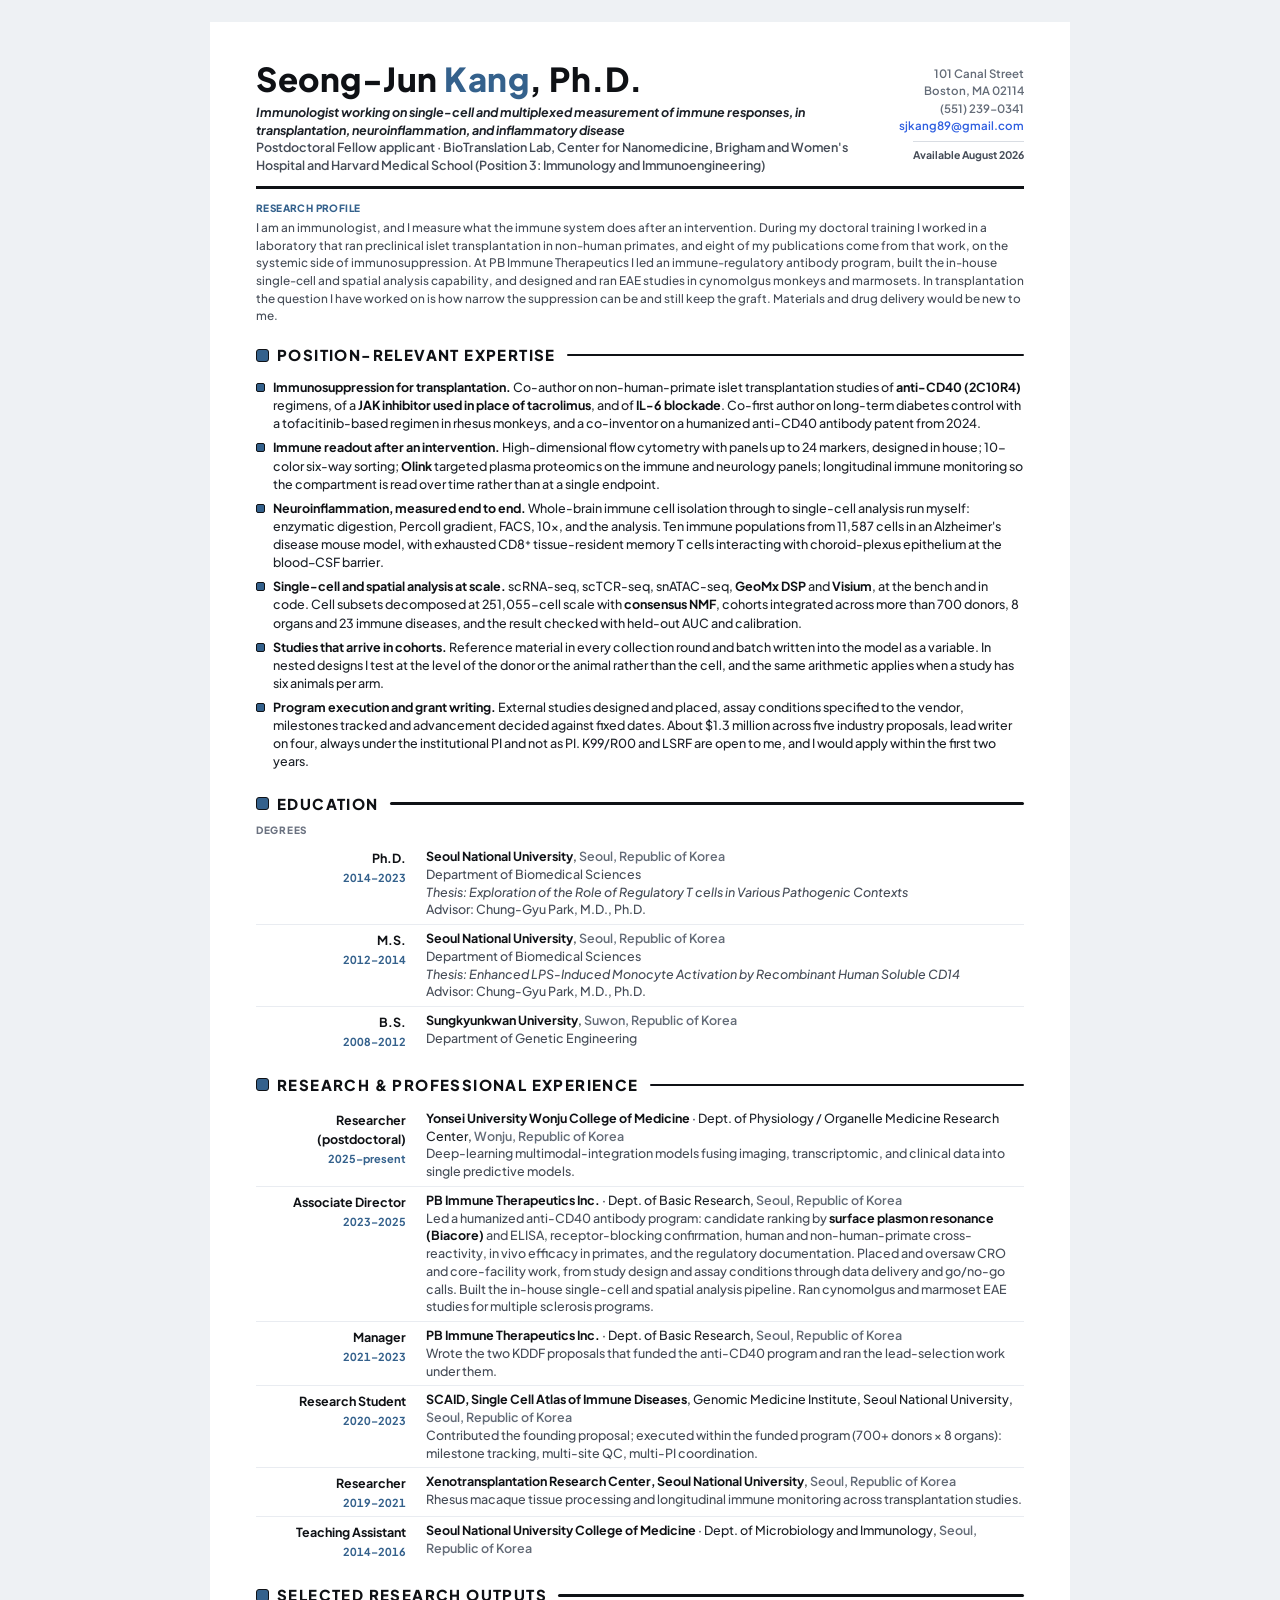
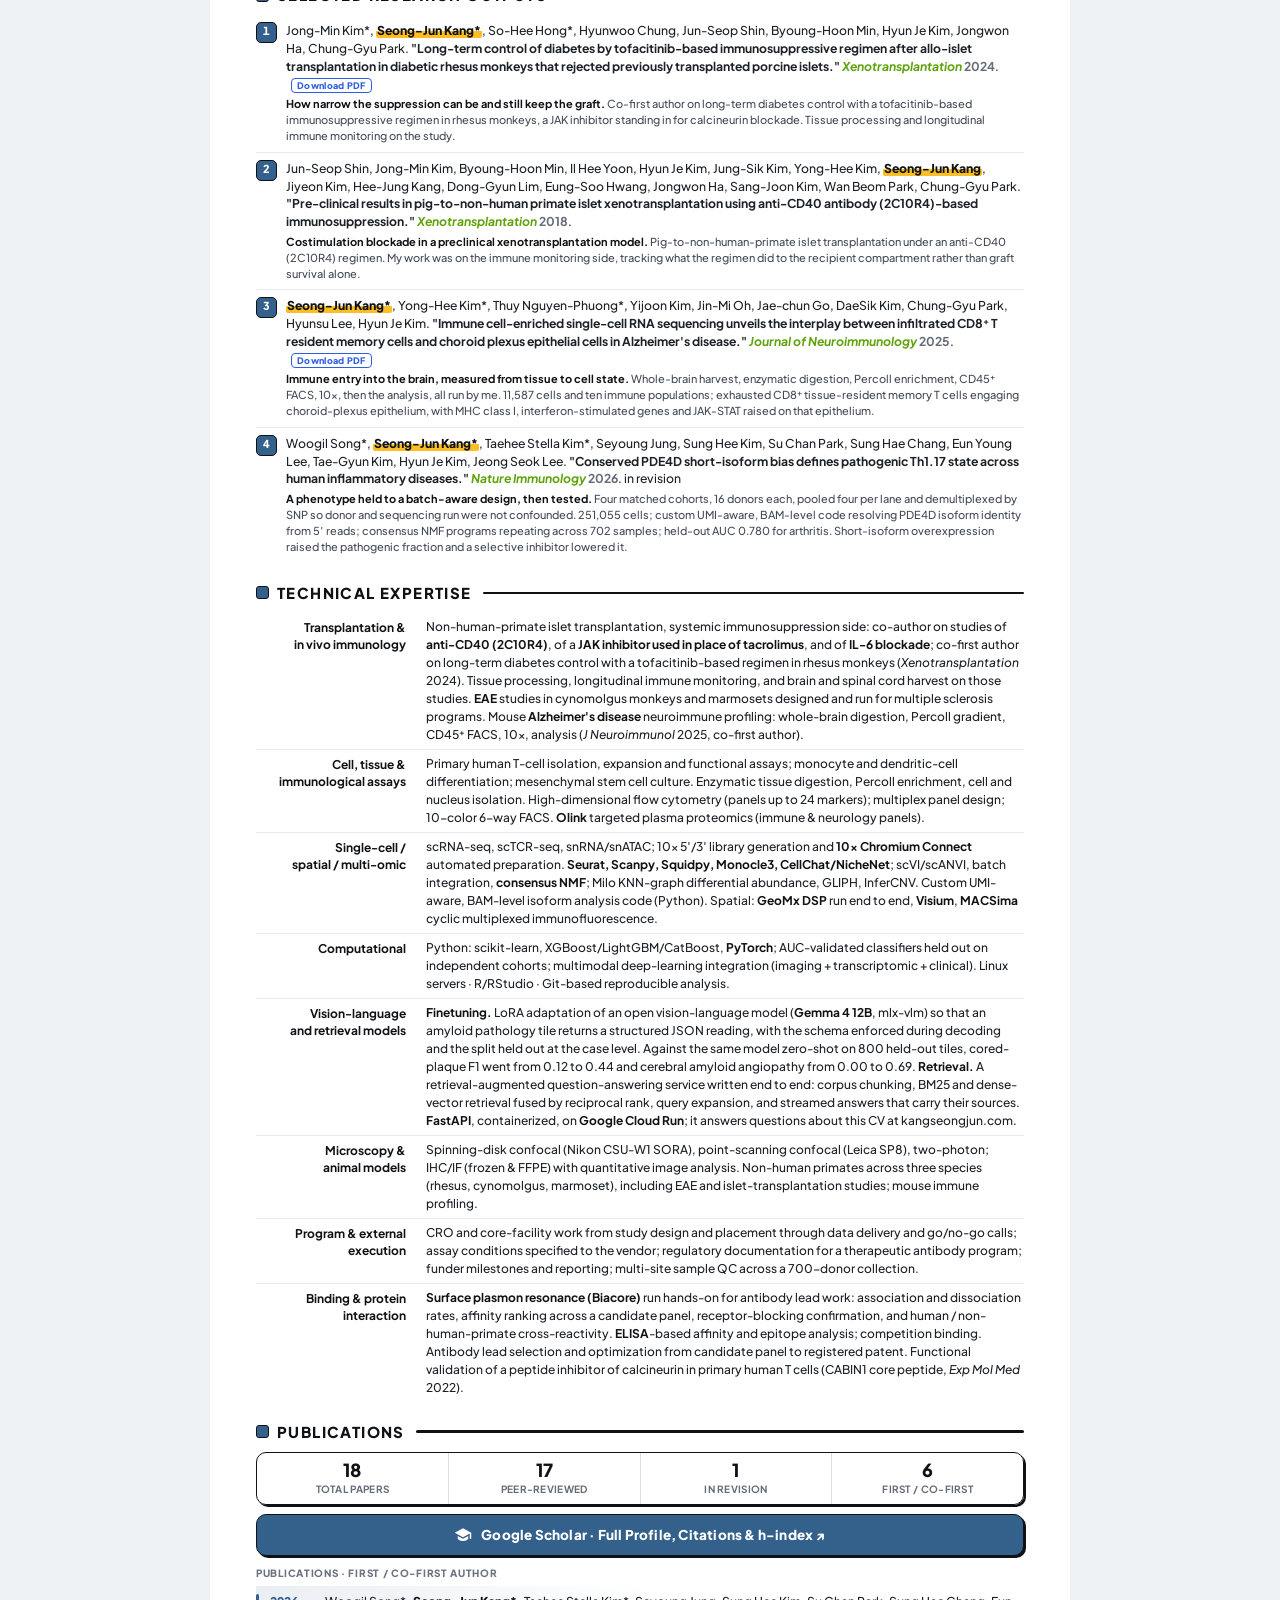
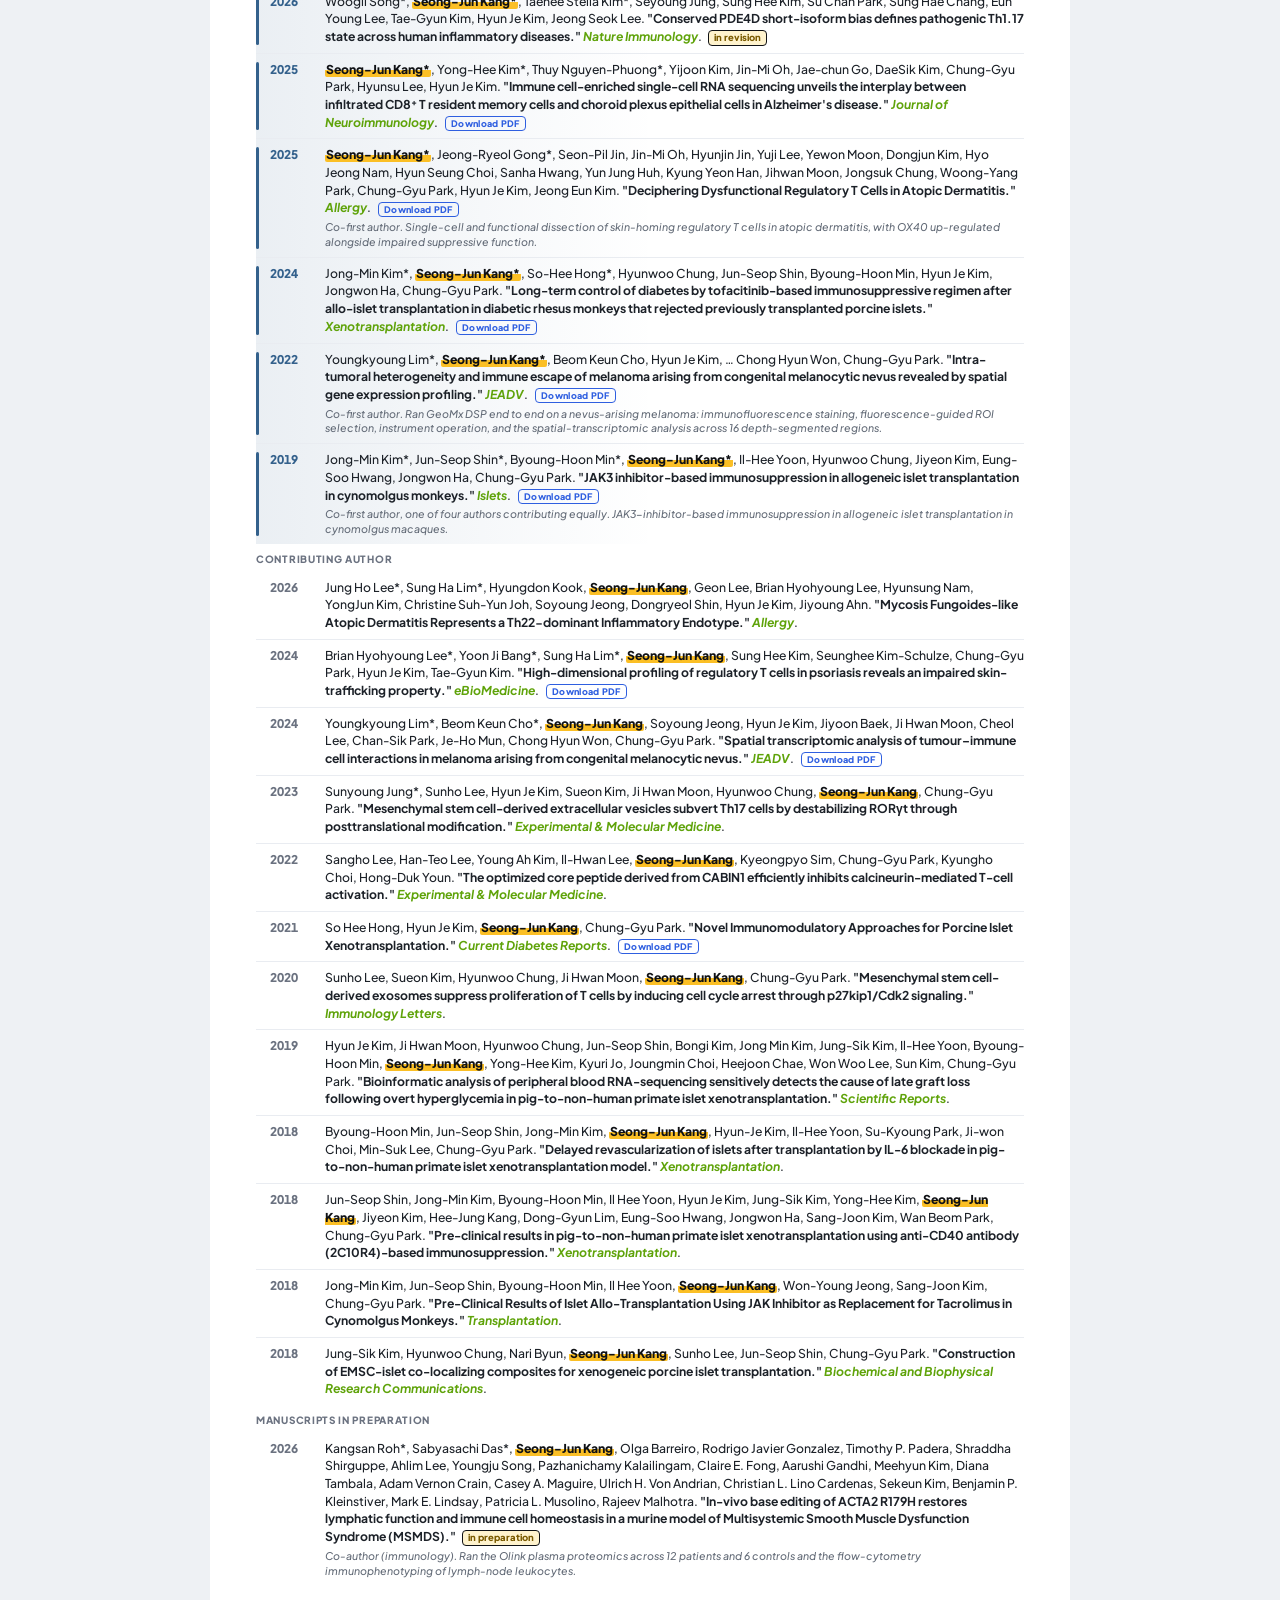
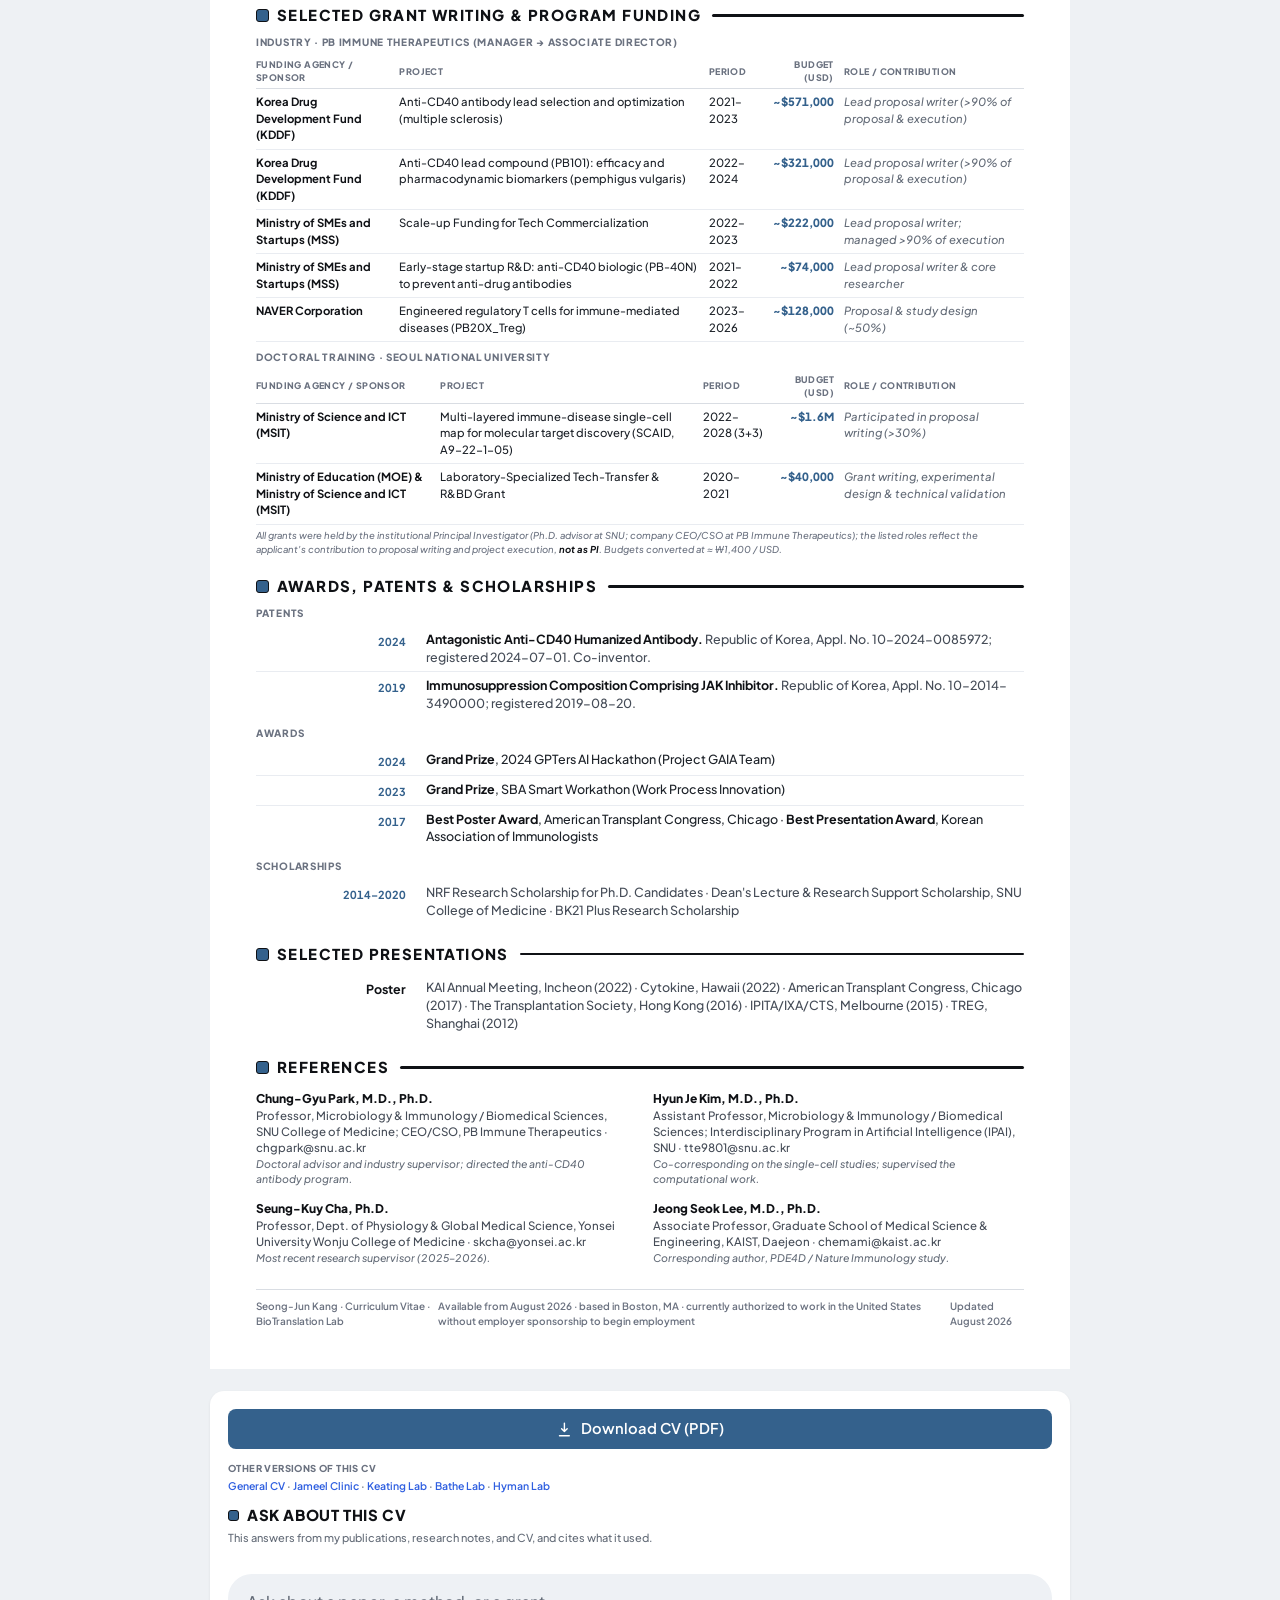
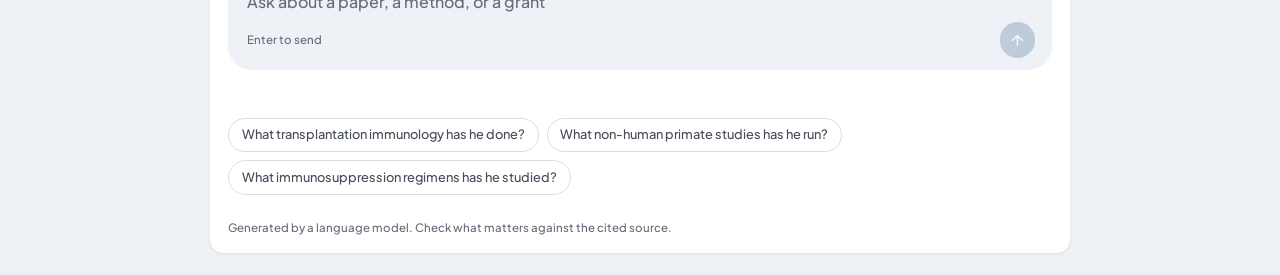
<file: for-joshi-lab/index.html>
<!doctype html>
<html lang="en">
<head>
<meta charset="utf-8">
<meta name="viewport" content="width=device-width, initial-scale=1">
<title>Seong-Jun Kang, Ph.D. · Curriculum Vitae · BioTranslation Lab</title>

<!-- Favicon: brain emoji as inline SVG (no extra file, works in light/dark) -->
<link rel="icon" href="data:image/svg+xml,<svg xmlns='http://www.w3.org/2000/svg' viewBox='0 0 100 100'><text y='.9em' font-size='90'>%F0%9F%A7%A0</text></svg>">

<!-- Open Graph / link-preview card. -->
<meta property="og:type" content="website">
<meta property="og:url" content="https://kangseongjun.com/for-joshi-lab/">
<meta property="og:title" content="Seong-Jun Kang, Ph.D. · Curriculum Vitae · BioTranslation Lab">
<meta property="og:description" content="Immunologist measuring immune responses after an intervention: high-parameter flow cytometry, cytokine profiling, single-cell and spatial readouts. Postdoctoral fellow applicant, BioTranslation Lab.">
<!-- Each page carries its own card image, rendered from itself. One shared image would
     show one lab's name over every other lab's title. -->
<meta property="og:image" content="https://kangseongjun.com/for-joshi-lab/og-image.png">
<meta property="og:image:width" content="1200">
<meta property="og:image:height" content="630">
<meta name="twitter:card" content="summary_large_image">
<meta name="twitter:title" content="Seong-Jun Kang, Ph.D. · Curriculum Vitae · BioTranslation Lab">
<meta name="twitter:description" content="Immunologist measuring immune responses after an intervention: high-parameter flow cytometry, cytokine profiling, single-cell and spatial readouts. Postdoctoral fellow applicant, BioTranslation Lab.">
<meta name="twitter:image" content="https://kangseongjun.com/for-joshi-lab/og-image.png">
<!-- Which source file this deployed copy was cut from. Bump it with every copy. -->
<meta name="generator" content="Seong-Jun-CV-for-labs/build.py v2.0.0 · blocks/joshi.json">

<link rel="preconnect" href="https://fonts.googleapis.com">
<link rel="preconnect" href="https://fonts.gstatic.com" crossorigin>
<link href="https://fonts.googleapis.com/css2?family=Plus+Jakarta+Sans:ital,wght@0,500;0,600;0,700;0,800;1,500;1,600;1,700&display=swap" rel="stylesheet">
<link rel="stylesheet" href="../chat/ksj-chat.css">
<style>
/* CV_brainfish v7 · v3 clean ledger + v6 detailed year-column pubs · BLUE accent (name highlight = yellow, journal = green) */
:root{
  --lime:#a3e635; --lime-deep:#5fa30a; --carbon:#0f1115; --ink:#1c2128; --graphite:#454c57; --iron:#646c78;
  /* --slate carries the sublabels, table headers, publication years and the footnote,
     all of them small. At #9aa2af it measures 2.6:1 on white, under the 4.5:1 threshold. */
  --slate:#6b7280; --line:#d9dde3; --line-soft:#e9ecf1; --cobalt:#2f5fe0; --paper:#ffffff;
  --blue:#34618c; --yellow:#fbbf25;
  --font:"Plus Jakarta Sans",-apple-system,BlinkMacSystemFont,"Segoe UI",sans-serif;
}
*{box-sizing:border-box;margin:0;padding:0}
html{-webkit-print-color-adjust:exact;print-color-adjust:exact}
body{font-family:var(--font);color:var(--ink);background:#eef1f4;font-size:13px;line-height:1.46;font-weight:500}
.page{max-width:860px;background:var(--paper);padding:40px 46px 40px}
a{color:var(--cobalt);text-decoration:none}

/* ---------- two-column shell: CV left, chat right ---------- */
/* The CV keeps its 860px measure. The chat takes a fixed 390px beside it and sticks to
   the viewport, because the CV is several screens long and a chat that scrolls away at
   the Education section is a chat nobody uses. */
.shell{display:grid;grid-template-columns:minmax(0,860px) 390px;gap:22px;
       max-width:1294px;margin:22px auto;align-items:start;padding:0 12px}
/* A hidden aside is out of the layout, but its grid column is not. Without this the CV
   sits 195px left of centre beside an empty gap whenever the chat is off. */
.shell:has(> .askpane[hidden]){grid-template-columns:minmax(0,860px);
                               justify-content:center;max-width:884px}
.cvpane{min-width:0}
.askpane{position:sticky;top:22px;background:var(--paper);border-radius:14px;
         padding:18px 18px 16px;box-shadow:0 1px 3px rgba(15,17,21,.07)}
.askpane .ksj-chat{
  --ksj-accent:var(--blue); --ksj-accent-2:#27496b; --ksj-accent-fg:#fff;
  --ksj-accent-bg:rgba(52,97,140,.10);
  --ksj-ink:var(--ink); --ksj-ink-2:var(--graphite); --ksj-muted:var(--iron);
  --ksj-line:var(--line); --ksj-line-2:var(--line-soft);
  --ksj-surface:var(--paper);
  /* The composer's fill. The pane is white, so this grey is what tells the composer
     apart from the outlined suggestion pills sitting under it. */
  --ksj-surface-2:#eef1f5;
  --ksj-font:var(--font);
  --ksj-log-max:calc(100vh - 330px);
}
.askpane .ksj-title{font-size:15px;font-weight:800;letter-spacing:.6px;text-transform:uppercase;
                    color:var(--carbon);display:flex;align-items:center;gap:8px}
.askpane .ksj-title::before{content:"";width:11px;height:11px;background:var(--blue);
                            border:1.5px solid var(--carbon);border-radius:3px;flex-shrink:0}
.askpane .ksj-intro{font-size:11px;line-height:1.45}
.cv-download{
  display:flex; align-items:center; justify-content:center; gap:.5rem;
  margin:0 0 .75rem; padding:.6rem 1rem;
  background:var(--blue); color:#fff; border-radius:8px;
  font-size:.92rem; font-weight:600; text-decoration:none;
  transition:background .15s;
}
/* A darker shade of the same accent on hover. color-mix keeps the hover in the same blue
   rather than jumping to the brighter --cobalt. */
.cv-download:hover{background:color-mix(in srgb, var(--blue) 82%, #000);}
.cv-download:focus-visible{outline:2.5px solid var(--cobalt);outline-offset:2px}
.cv-download svg{width:1.05rem; height:1.05rem; fill:none; stroke:currentColor; stroke-width:2; stroke-linecap:round; stroke-linejoin:round;}
/* The other pages of this CV. A reader who lands on one lab's page has no way to the
   others otherwise. Each page hides its own entry. */
.cv-others{margin:0 0 .75rem;font-size:10.5px;line-height:1.5;color:var(--iron);font-weight:600}
.cv-others b{display:block;font-size:9.5px;letter-spacing:.4px;text-transform:uppercase;
             color:var(--slate);margin-bottom:2px;font-weight:800}
.cv-others a{color:var(--cobalt)}
.cv-others a:hover{text-decoration:underline}
.cv-others a:focus-visible{outline:2px solid var(--cobalt);outline-offset:2px}

/* Below the point where 860 + 390 stops fitting, the CV goes full width and the chat
   moves under it. It stops being sticky there: a sticky panel on a phone eats the screen. */
@media (max-width:1290px){
  .shell{grid-template-columns:minmax(0,860px);justify-content:center;max-width:884px}
  .askpane{position:static;max-width:860px}
  .askpane .ksj-chat{--ksj-log-max:26rem}
}
b,strong{font-weight:700;color:var(--carbon)}
i,em{font-style:italic}

/* ---------- header ---------- */
.hgrid{display:flex;justify-content:space-between;align-items:flex-start;gap:24px;padding-bottom:12px;border-bottom:3px solid var(--carbon)}
.name{font-size:33px;font-weight:800;letter-spacing:.5px;line-height:1;color:var(--carbon)}
.name .accent{color:var(--blue)}
.titles{margin-top:9px;font-size:12.5px;color:var(--graphite);font-weight:600;line-height:1.4}
.titles .t-em{font-style:italic;font-weight:700;color:var(--ink)}
.hright{text-align:right;font-size:11.5px;color:var(--iron);font-weight:600;line-height:1.5;white-space:nowrap;padding-top:3px}
.hright .k{color:var(--cobalt)}

/* Availability and work authorization sit in the header on the v2 pages. A screener asks
   both inside the first thirty seconds, and on the old layout they were on the last page. */
.hright .avail{margin-top:7px;padding-top:6px;border-top:1px solid var(--line);
               font-size:10.5px;color:var(--graphite);font-weight:700;white-space:normal;
               width:max-content;max-width:230px;margin-left:auto;line-height:1.4}

.summary3{display:grid;grid-template-columns:1fr 1fr 1fr;gap:18px;margin-top:13px;padding-bottom:4px}
.summary3 .col{font-size:11px;color:var(--graphite);line-height:1.45;font-weight:500}
.summary3 .slab{display:block;font-weight:800;font-size:10px;letter-spacing:.4px;text-transform:uppercase;color:var(--blue);margin-bottom:3px}

/* v2 header: one paragraph instead of the three summary columns. The three columns had
   turned into a cover letter printed above the evidence. */
.profile{margin-top:12px;font-size:11.8px;line-height:1.5;color:var(--graphite);font-weight:500}
.profile .slab{display:block;font-weight:800;font-size:10px;letter-spacing:.4px;
               text-transform:uppercase;color:var(--blue);margin-bottom:3px}

/* Selected research outputs: the three to five items this reader should see first, each
   with what he did on it. The full list further down carries no annotation. */
ol.outputs{list-style:none;counter-reset:outp;margin-top:2px}
ol.outputs li{position:relative;padding:7px 0 8px 30px;border-bottom:1px solid var(--line-soft);
              font-size:12.2px;line-height:1.45;break-inside:avoid}
ol.outputs li:last-child{border-bottom:none}
ol.outputs li::before{counter-increment:outp;content:counter(outp);position:absolute;left:0;top:7px;
                      width:19px;height:19px;border:1.5px solid var(--carbon);border-radius:5px;
                      background:var(--blue);color:#fff;font-size:11px;font-weight:800;
                      text-align:center;line-height:16px;font-variant-numeric:tabular-nums}
ol.outputs .me{font-weight:800;color:var(--carbon);background:linear-gradient(180deg,transparent 55%,var(--yellow) 55%);padding:0 1px;border-radius:2px}
ol.outputs .ttl{font-weight:700;color:var(--ink)}
ol.outputs .jr{font-style:italic;font-weight:700;color:var(--lime-deep)}
ol.outputs .yr{color:var(--iron);font-weight:700}
ol.outputs .contrib{display:block;margin-top:3px;font-size:11px;color:var(--graphite);line-height:1.45}
ol.outputs .contrib b{color:var(--carbon)}

/* ---------- section headers ---------- */
.sec{margin-top:19px}
.sechdr{display:flex;align-items:center;gap:11px;margin-bottom:9px}
.sechdr h2{font-size:15px;font-weight:800;letter-spacing:1.4px;text-transform:uppercase;color:var(--carbon);white-space:nowrap;display:flex;align-items:center;gap:8px}
.sechdr h2::before{content:"";width:11px;height:11px;background:var(--blue);border:1.5px solid var(--carbon);border-radius:3px;display:inline-block}
.sechdr .rule{flex:1;height:2.5px;background:var(--carbon);border-radius:2px}
.sublbl{font-size:10px;font-weight:800;letter-spacing:.7px;text-transform:uppercase;color:var(--slate);margin:8px 0 5px}

/* ---------- ledger rows ---------- */
.row{display:grid;grid-template-columns:150px 1fr;gap:20px;padding:5px 0;break-inside:avoid}
.row .lab{text-align:right;padding-top:1px}
.row .lab .role{font-weight:700;font-size:12.5px;color:var(--carbon);line-height:1.25}
.row .lab .dt{display:block;font-size:11px;font-weight:700;color:var(--blue);font-variant-numeric:tabular-nums;margin-top:2px}
.row .lab .mini{display:block;font-size:10px;color:var(--slate);font-weight:600;font-style:italic;margin-top:3px}
.row .main{font-size:12.5px;color:var(--ink);line-height:1.42}
.row .main .org{font-weight:700;color:var(--carbon)}
.row .main .loc{color:var(--iron);font-weight:600}
.row .main .det{color:var(--graphite)}
.row .main .th{font-style:italic;color:var(--graphite)}
.row+.row{border-top:1px solid var(--line-soft)}

/* ---------- publications ---------- */
.pubstats{display:flex;flex-wrap:wrap;gap:0;border:1.5px solid var(--carbon);border-radius:10px;overflow:hidden;margin:2px 0 9px;box-shadow:2px 2px 0 var(--carbon)}
.pubstats .st{flex:1;min-width:120px;padding:8px 14px;border-right:1px solid var(--line);text-align:center}
.pubstats .st:last-child{border-right:none}
.pubstats .st b{display:block;font-size:18px;font-weight:800;color:var(--carbon);line-height:1}
.pubstats .st span{font-size:10px;font-weight:700;color:var(--iron);text-transform:uppercase;letter-spacing:.3px;margin-top:3px;display:block}
.pubkey{font-size:10.5px;color:var(--iron);font-style:italic;margin:0 0 8px}
/* Full width, and borrowing the border + hard shadow the stat card above it already uses,
   so the two read as one block. The shadow is what makes it look pressable: hover lifts it
   off the page, active pushes it into where the shadow was. */
.scholar-btn{display:flex;width:100%;align-items:center;justify-content:center;gap:9px;background:var(--blue);color:#fff;font-size:13.5px;font-weight:800;padding:10px 16px;border:1.5px solid var(--carbon);border-radius:10px;text-decoration:none;margin:2px 0 10px;letter-spacing:.2px;box-shadow:2px 2px 0 var(--carbon);transition:background .15s,transform .12s,box-shadow .12s}
.scholar-btn svg{flex-shrink:0}
.scholar-btn:hover{background:#27496b;transform:translate(-1px,-1px);box-shadow:3px 3px 0 var(--carbon)}
.scholar-btn:active{transform:translate(2px,2px);box-shadow:0 0 0 var(--carbon)}
.scholar-btn:focus-visible{outline:2.5px solid var(--cobalt);outline-offset:2px}
.granttbl{width:100%;border-collapse:collapse;margin:4px 0 4px;font-size:11.3px}
/* The industry table runs past a page break in print. Only a real thead repeats, and it
   only repeats with this display value; without it the second half of the table prints
   as unlabelled money. */
.granttbl thead{display:table-header-group}
.granttbl th{text-align:left;font-size:9px;font-weight:800;text-transform:uppercase;letter-spacing:.4px;color:var(--slate);border-bottom:1.5px solid var(--line);padding:3px 10px 4px 0}
.granttbl th.r,.granttbl td.bd{text-align:right}
.granttbl td{padding:5px 10px 5px 0;border-bottom:1px solid var(--line-soft);vertical-align:top}
.granttbl .ag{font-weight:700;color:var(--carbon)}
.granttbl .bd{font-weight:800;color:var(--blue);font-variant-numeric:tabular-nums;white-space:nowrap}
.granttbl .rl{color:var(--iron);font-style:italic}
.grantnote{font-size:9.5px;color:var(--slate);font-style:italic;margin-top:3px}

ol.pubs{list-style:none;counter-reset:pub}
ol.pubs li{position:relative;padding:6px 0 6px 30px;font-size:12px;line-height:1.45;break-inside:avoid;border-bottom:1px solid var(--line-soft)}
ol.pubs li:last-child{border-bottom:none}
ol.pubs li::before{counter-increment:pub;content:"["counter(pub)"]";position:absolute;left:0;top:6px;color:var(--slate);font-weight:700;font-size:11px;font-variant-numeric:tabular-nums}
ol.pubs li.pri{padding-left:34px}
ol.pubs li.pri::after{content:"";position:absolute;left:24px;top:8px;bottom:8px;width:3px;background:var(--lime);border-radius:2px}
.pubs .me{font-weight:800;color:var(--carbon);background:linear-gradient(180deg,transparent 58%,var(--lime) 58%);padding:0 1px;border-radius:2px}
.pubs .ttl{font-weight:700;color:var(--ink)}
.pubs .jr{font-style:italic;font-weight:700;color:var(--cobalt)}
.pubs .yr{color:var(--iron);font-weight:600}
.pubs .contrib{display:block;margin-top:3px;font-size:10.8px;color:var(--iron);font-style:italic;line-height:1.4}
.grouplbl{font-size:11px;font-weight:800;letter-spacing:.3px;color:var(--blue);font-style:italic;margin:11px 0 4px}
.publist{list-style:none;margin-top:2px}
.publist li{position:relative;padding:7px 0 7px 14px;border-bottom:1px solid var(--line-soft);font-size:12.2px;line-height:1.45;display:flex;gap:13px;align-items:baseline;break-inside:avoid}
.publist li:last-child{border-bottom:none}
.publist .yr{font-weight:800;font-size:12px;color:var(--slate);min-width:42px;font-variant-numeric:tabular-nums;flex-shrink:0}
.publist .ct{flex:1}
.publist li.pri{background:linear-gradient(90deg,rgba(52,97,140,.10),transparent 52%)}
.publist li.pri::before{content:"";position:absolute;left:0;top:8px;bottom:8px;width:3px;background:var(--blue);border-radius:2px}
.publist li.pri .yr{color:var(--blue)}
.publist .me{font-weight:800;color:var(--carbon);background:linear-gradient(180deg,transparent 55%,var(--yellow) 55%);padding:0 1px;border-radius:2px}
.publist .ttl{font-weight:700;color:var(--ink)}
.publist .jr{font-style:italic;font-weight:700;color:var(--lime-deep)}
.publist .rev{display:inline-block;font-size:9.5px;font-weight:800;color:#7a5a00;background:#fff3cd;border:1px solid var(--carbon);border-radius:4px;padding:0 5px;margin-left:4px}
.publist .contrib{display:block;margin-top:3px;font-size:10.6px;color:var(--iron);font-style:italic;line-height:1.4}
.pdf{display:inline-block;font-size:9px;font-weight:800;letter-spacing:.3px;color:var(--cobalt);border:1.2px solid var(--cobalt);border-radius:4px;padding:0 5px;margin-left:5px;text-decoration:none;vertical-align:middle}
.pdf:hover{background:var(--cobalt);color:#fff}
.th a{color:var(--cobalt);text-decoration:none;border-bottom:1px solid var(--cobalt)}

/* ---------- skills / interests / lists ---------- */
.skillrow{display:grid;grid-template-columns:150px 1fr;gap:20px;padding:5px 0;break-inside:avoid}
.skillrow+.skillrow{border-top:1px solid var(--line-soft)}
.skillrow .lab{text-align:right;font-weight:700;font-size:12px;color:var(--carbon);padding-top:1px}
.skillrow .items{font-size:12px;color:var(--ink);line-height:1.5}
.skillrow .items b{color:var(--carbon);font-weight:700}

.interest{list-style:none;font-size:12.5px}
.interest li{padding:3px 0 3px 17px;position:relative;line-height:1.45;color:var(--ink)}
.interest li::before{content:"";position:absolute;left:0;top:8px;width:7px;height:7px;background:var(--blue);border:1.4px solid var(--carbon);border-radius:2px}
.interest b{color:var(--carbon);font-weight:700}

.inline{font-size:12px;color:var(--ink);line-height:1.6}
.refgrid{display:grid;grid-template-columns:1fr 1fr;gap:6px 26px}
.refblk{font-size:11.5px;line-height:1.4;padding:4px 0}
.refblk .rn{font-weight:800;color:var(--carbon);font-size:12px}
.refblk .rr{color:var(--graphite);font-weight:500}
.refblk .rnote{font-style:italic;color:var(--iron);font-size:10.5px;margin-top:1px}

.foot{margin-top:20px;padding-top:9px;border-top:1px solid var(--line);font-size:10px;color:var(--slate);display:flex;justify-content:space-between;font-weight:600}

@media (max-width:680px){
  .summary3{grid-template-columns:1fr}.hgrid{flex-direction:column}.hright{text-align:left}
  .row,.skillrow{grid-template-columns:1fr;gap:2px}.row .lab,.skillrow .lab{text-align:left}.refgrid{grid-template-columns:1fr}
}
@media print{
  @page{size:Letter;margin:12mm 13mm}
  body{background:#fff;font-size:10.6px}
  /* This page's real job is still the PDF. The chat leaves no trace on paper. */
  .askpane{display:none}
  .shell{display:block;max-width:none;margin:0;padding:0;gap:0}
  .page{margin:0;max-width:none;padding:0;box-shadow:none}
  .sec{margin-top:13px}
  .sechdr,.row,.skillrow,ol.pubs li,.refblk{break-inside:avoid}
  /* break-inside alone let a heading sit alone at the foot of a page with its first entry
     on the next one. */
  .sechdr,.sublbl{break-after:avoid;page-break-after:avoid}
  .name{font-size:27px}
  /* This was position:fixed, which repeats the line on every sheet but pins it inside the
     page area, so on any full page it printed across the last entry. Pushing it into the
     page margin does not work either: Chrome clips fixed content at the page edge and the
     line disappeared from five of six pages. In flow it prints once, at the end, and never
     lands on anything. */
  .foot{position:static;margin-top:16px;padding-top:8px;border-top:1px solid var(--line-soft);break-inside:avoid}
}
</style>
</head>
<body>
<div class="shell">
<div class="cvpane">
<div class="page">

  <!-- ============ HEADER ============ -->
  <header>
    <div class="hgrid">
      <div class="hleft">
        <h1 class="name">Seong-Jun <span class="accent">Kang</span>, Ph.D.</h1>
        <div class="titles">
          <div class="t-em">Immunologist working on single-cell and multiplexed measurement of immune responses, in transplantation, neuroinflammation, and inflammatory disease</div>
          <div>Postdoctoral Fellow applicant · BioTranslation Lab, Center for Nanomedicine, Brigham and Women's Hospital and Harvard Medical School (Position 3: Immunology and Immunoengineering)</div>
        </div>
      </div>
      <div class="hright">
        101 Canal Street<br>Boston, MA 02114<br>(551) 239-0341<br><span class="k">sjkang89@gmail.com</span>
        <div class="avail">Available August 2026</div>
      </div>
    </div>
    <div class="profile"><span class="slab">Research profile</span>I am an immunologist, and I measure what the immune system does after an intervention. During my doctoral training I worked in a laboratory that ran preclinical islet transplantation in non-human primates, and eight of my publications come from that work, on the systemic side of immunosuppression. At PB Immune Therapeutics I led an immune-regulatory antibody program, built the in-house single-cell and spatial analysis capability, and designed and ran EAE studies in cynomolgus monkeys and marmosets. In transplantation the question I have worked on is how narrow the suppression can be and still keep the graft. Materials and drug delivery would be new to me.</div>
  </header>

  <!-- ============ POSITION-RELEVANT EXPERTISE ============ -->
  <section class="sec">
    <div class="sechdr"><h2>Position-Relevant Expertise</h2><div class="rule"></div></div>
    <ul class="interest">
      <li><b>Immunosuppression for transplantation.</b> Co-author on non-human-primate islet transplantation studies of <b>anti-CD40 (2C10R4)</b> regimens, of a <b>JAK inhibitor used in place of tacrolimus</b>, and of <b>IL-6 blockade</b>. Co-first author on long-term diabetes control with a tofacitinib-based regimen in rhesus monkeys, and a co-inventor on a humanized anti-CD40 antibody patent from 2024.</li>
      <li><b>Immune readout after an intervention.</b> High-dimensional flow cytometry with panels up to 24 markers, designed in house; 10-color six-way sorting; <b>Olink</b> targeted plasma proteomics on the immune and neurology panels; longitudinal immune monitoring so the compartment is read over time rather than at a single endpoint.</li>
      <li><b>Neuroinflammation, measured end to end.</b> Whole-brain immune cell isolation through to single-cell analysis run myself: enzymatic digestion, Percoll gradient, FACS, 10x, and the analysis. Ten immune populations from 11,587 cells in an Alzheimer's disease mouse model, with exhausted CD8⁺ tissue-resident memory T cells interacting with choroid-plexus epithelium at the blood–CSF barrier.</li>
      <li><b>Single-cell and spatial analysis at scale.</b> scRNA-seq, scTCR-seq, snATAC-seq, <b>GeoMx DSP</b> and <b>Visium</b>, at the bench and in code. Cell subsets decomposed at 251,055-cell scale with <b>consensus NMF</b>, cohorts integrated across more than 700 donors, 8 organs and 23 immune diseases, and the result checked with held-out AUC and calibration.</li>
      <li><b>Studies that arrive in cohorts.</b> Reference material in every collection round and batch written into the model as a variable. In nested designs I test at the level of the donor or the animal rather than the cell, and the same arithmetic applies when a study has six animals per arm.</li>
      <li><b>Program execution and grant writing.</b> External studies designed and placed, assay conditions specified to the vendor, milestones tracked and advancement decided against fixed dates. About $1.3 million across five industry proposals, lead writer on four, always under the institutional PI and not as PI. K99/R00 and LSRF are open to me, and I would apply within the first two years.</li>
    </ul>
  </section>

  <!-- ============ EDUCATION ============ -->
  <section class="sec">
    <div class="sechdr"><h2>Education</h2><div class="rule"></div></div>
    <div class="sublbl">Degrees</div>
    <div class="row">
      <div class="lab"><span class="role">Ph.D.</span><span class="dt">2014–2023</span></div>
      <div class="main"><span class="org">Seoul National University</span>, <span class="loc">Seoul, Republic of Korea</span><br><span class="det">Department of Biomedical Sciences</span><br><span class="th">Thesis: Exploration of the Role of Regulatory T cells in Various Pathogenic Contexts</span><br><span class="det">Advisor: Chung-Gyu Park, M.D., Ph.D.</span></div>
    </div>
    <div class="row">
      <div class="lab"><span class="role">M.S.</span><span class="dt">2012–2014</span></div>
      <div class="main"><span class="org">Seoul National University</span>, <span class="loc">Seoul, Republic of Korea</span><br><span class="det">Department of Biomedical Sciences</span><br><span class="th">Thesis: Enhanced LPS-Induced Monocyte Activation by Recombinant Human Soluble CD14</span><br><span class="det">Advisor: Chung-Gyu Park, M.D., Ph.D.</span></div>
    </div>
    <div class="row">
      <div class="lab"><span class="role">B.S.</span><span class="dt">2008–2012</span></div>
      <div class="main"><span class="org">Sungkyunkwan University</span>, <span class="loc">Suwon, Republic of Korea</span><br><span class="det">Department of Genetic Engineering</span></div>
    </div>
  </section>

  <!-- ============ RESEARCH & PROFESSIONAL EXPERIENCE ============ -->
  <section class="sec">
    <div class="sechdr"><h2>Research &amp; Professional Experience</h2><div class="rule"></div></div>
    <div class="row">
      <div class="lab"><span class="role">Researcher<br>(postdoctoral)</span><span class="dt">2025–present</span></div>
      <div class="main"><span class="org">Yonsei University Wonju College of Medicine</span> · Dept. of Physiology / Organelle Medicine Research Center, <span class="loc">Wonju, Republic of Korea</span><br><span class="det">Deep-learning multimodal-integration models fusing imaging, transcriptomic, and clinical data into single predictive models.</span></div>
    </div>
    <div class="row">
      <div class="lab"><span class="role">Associate Director</span><span class="dt">2023–2025</span></div>
      <div class="main"><span class="org">PB Immune Therapeutics Inc.</span> · Dept. of Basic Research, <span class="loc">Seoul, Republic of Korea</span><br><span class="det">Led a humanized anti-CD40 antibody program: candidate ranking by <b>surface plasmon resonance (Biacore)</b> and ELISA, receptor-blocking confirmation, human and non-human-primate cross-reactivity, in vivo efficacy in primates, and the regulatory documentation. Placed and oversaw CRO and core-facility work, from study design and assay conditions through data delivery and go/no-go calls. Built the in-house single-cell and spatial analysis pipeline. Ran cynomolgus and marmoset EAE studies for multiple sclerosis programs.</span></div>
    </div>
    <div class="row">
      <div class="lab"><span class="role">Manager</span><span class="dt">2021–2023</span></div>
      <div class="main"><span class="org">PB Immune Therapeutics Inc.</span> · Dept. of Basic Research, <span class="loc">Seoul, Republic of Korea</span><br><span class="det">Wrote the two KDDF proposals that funded the anti-CD40 program and ran the lead-selection work under them.</span></div>
    </div>
    <div class="row">
      <div class="lab"><span class="role">Research Student</span><span class="dt">2020–2023</span></div>
      <div class="main"><span class="org">SCAID, Single Cell Atlas of Immune Diseases</span>, Genomic Medicine Institute, Seoul National University, <span class="loc">Seoul, Republic of Korea</span><br><span class="det">Contributed the founding proposal; executed within the funded program (700+ donors × 8 organs): milestone tracking, multi-site QC, multi-PI coordination.</span></div>
    </div>
    <div class="row">
      <div class="lab"><span class="role">Researcher</span><span class="dt">2019–2021</span></div>
      <div class="main"><span class="org">Xenotransplantation Research Center, Seoul National University</span>, <span class="loc">Seoul, Republic of Korea</span><br><span class="det">Rhesus macaque tissue processing and longitudinal immune monitoring across transplantation studies.</span></div>
    </div>
    <div class="row">
      <div class="lab"><span class="role">Teaching Assistant</span><span class="dt">2014–2016</span></div>
      <div class="main"><span class="org">Seoul National University College of Medicine</span> · Dept. of Microbiology and Immunology, <span class="loc">Seoul, Republic of Korea</span></div>
    </div>
  </section>

  <!-- ============ SELECTED RESEARCH OUTPUTS ============ -->
  <section class="sec">
    <div class="sechdr"><h2>Selected Research Outputs</h2><div class="rule"></div></div>
    <ol class="outputs">
      <li>Jong-Min Kim*, <span class="me">Seong-Jun Kang*</span>, So-Hee Hong*, Hyunwoo Chung, Jun-Seop Shin, Byoung-Hoon Min, Hyun Je Kim, Jongwon Ha, Chung-Gyu Park. <span class="ttl">"Long-term control of diabetes by tofacitinib-based immunosuppressive regimen after allo-islet transplantation in diabetic rhesus monkeys that rejected previously transplanted porcine islets."</span> <span class="jr">Xenotransplantation</span> <span class="yr">2024</span>. <a class="pdf" href="../papers/2024_Xenotransplantation_tofacitinib.pdf">Download PDF</a><span class="contrib"><b>How narrow the suppression can be and still keep the graft.</b> Co-first author on long-term diabetes control with a tofacitinib-based immunosuppressive regimen in rhesus monkeys, a JAK inhibitor standing in for calcineurin blockade. Tissue processing and longitudinal immune monitoring on the study.</span></li>
      <li>Jun-Seop Shin, Jong-Min Kim, Byoung-Hoon Min, Il Hee Yoon, Hyun Je Kim, Jung-Sik Kim, Yong-Hee Kim, <span class="me">Seong-Jun Kang</span>, Jiyeon Kim, Hee-Jung Kang, Dong-Gyun Lim, Eung-Soo Hwang, Jongwon Ha, Sang-Joon Kim, Wan Beom Park, Chung-Gyu Park. <span class="ttl">"Pre-clinical results in pig-to-non-human primate islet xenotransplantation using anti-CD40 antibody (2C10R4)-based immunosuppression."</span> <span class="jr">Xenotransplantation</span> <span class="yr">2018</span>.<span class="contrib"><b>Costimulation blockade in a preclinical xenotransplantation model.</b> Pig-to-non-human-primate islet transplantation under an anti-CD40 (2C10R4) regimen. My work was on the immune monitoring side, tracking what the regimen did to the recipient compartment rather than graft survival alone.</span></li>
      <li><span class="me">Seong-Jun Kang*</span>, Yong-Hee Kim*, Thuy Nguyen-Phuong*, Yijoon Kim, Jin-Mi Oh, Jae-chun Go, DaeSik Kim, Chung-Gyu Park, Hyunsu Lee, Hyun Je Kim. <span class="ttl">"Immune cell-enriched single-cell RNA sequencing unveils the interplay between infiltrated CD8⁺ T resident memory cells and choroid plexus epithelial cells in Alzheimer's disease."</span> <span class="jr">Journal of Neuroimmunology</span> <span class="yr">2025</span>. <a class="pdf" href="../papers/2025_JNI_Alzheimer_scRNAseq.pdf">Download PDF</a><span class="contrib"><b>Immune entry into the brain, measured from tissue to cell state.</b> Whole-brain harvest, enzymatic digestion, Percoll enrichment, CD45⁺ FACS, 10x, then the analysis, all run by me. 11,587 cells and ten immune populations; exhausted CD8⁺ tissue-resident memory T cells engaging choroid-plexus epithelium, with MHC class I, interferon-stimulated genes and JAK-STAT raised on that epithelium.</span></li>
      <li>Woogil Song*, <span class="me">Seong-Jun Kang*</span>, Taehee Stella Kim*, Seyoung Jung, Sung Hee Kim, Su Chan Park, Sung Hae Chang, Eun Young Lee, Tae-Gyun Kim, Hyun Je Kim, Jeong Seok Lee. <span class="ttl">"Conserved PDE4D short-isoform bias defines pathogenic Th1.17 state across human inflammatory diseases."</span> <span class="jr">Nature Immunology</span> <span class="yr">2026</span>. <span class="rev">in revision</span><span class="contrib"><b>A phenotype held to a batch-aware design, then tested.</b> Four matched cohorts, 16 donors each, pooled four per lane and demultiplexed by SNP so donor and sequencing run were not confounded. 251,055 cells; custom UMI-aware, BAM-level code resolving PDE4D isoform identity from 5′ reads; consensus NMF programs repeating across 702 samples; held-out AUC 0.780 for arthritis. Short-isoform overexpression raised the pathogenic fraction and a selective inhibitor lowered it.</span></li>
    </ol>
  </section>

  <!-- ============ TECHNICAL EXPERTISE ============ -->
  <section class="sec">
    <div class="sechdr"><h2>Technical Expertise</h2><div class="rule"></div></div>
    <div class="skillrow">
      <div class="lab">Transplantation &<br>in vivo immunology</div>
      <div class="items">Non-human-primate islet transplantation, systemic immunosuppression side: co-author on studies of <b>anti-CD40 (2C10R4)</b>, of a <b>JAK inhibitor used in place of tacrolimus</b>, and of <b>IL-6 blockade</b>; co-first author on long-term diabetes control with a tofacitinib-based regimen in rhesus monkeys (<i>Xenotransplantation</i> 2024). Tissue processing, longitudinal immune monitoring, and brain and spinal cord harvest on those studies. <b>EAE</b> studies in cynomolgus monkeys and marmosets designed and run for multiple sclerosis programs. Mouse <b>Alzheimer's disease</b> neuroimmune profiling: whole-brain digestion, Percoll gradient, CD45⁺ FACS, 10x, analysis (<i>J Neuroimmunol</i> 2025, co-first author).</div>
    </div>
    <div class="skillrow">
      <div class="lab">Cell, tissue &amp;<br>immunological assays</div>
      <div class="items">Primary human T-cell isolation, expansion and functional assays; monocyte and dendritic-cell differentiation; mesenchymal stem cell culture. Enzymatic tissue digestion, Percoll enrichment, cell and nucleus isolation. High-dimensional flow cytometry (panels up to 24 markers); multiplex panel design; 10-color 6-way FACS. <b>Olink</b> targeted plasma proteomics (immune &amp; neurology panels).</div>
    </div>
    <div class="skillrow">
      <div class="lab">Single-cell /<br>spatial / multi-omic</div>
      <div class="items">scRNA-seq, scTCR-seq, snRNA/snATAC; 10x 5′/3′ library generation and <b>10x Chromium Connect</b> automated preparation. <b>Seurat, Scanpy, Squidpy, Monocle3, CellChat/NicheNet</b>; scVI/scANVI, batch integration, <b>consensus NMF</b>; Milo KNN-graph differential abundance, GLIPH, InferCNV. Custom UMI-aware, BAM-level isoform analysis code (Python). Spatial: <b>GeoMx DSP</b> run end to end, <b>Visium</b>, <b>MACSima</b> cyclic multiplexed immunofluorescence.</div>
    </div>
    <div class="skillrow">
      <div class="lab">Computational</div>
      <div class="items">Python: scikit-learn, XGBoost/LightGBM/CatBoost, <b>PyTorch</b>; AUC-validated classifiers held out on independent cohorts; multimodal deep-learning integration (imaging + transcriptomic + clinical). Linux servers · R/RStudio · Git-based reproducible analysis.</div>
    </div>
    <div class="skillrow">
      <div class="lab">Vision-language<br>and retrieval models</div>
      <div class="items"><b>Finetuning.</b> LoRA adaptation of an open vision-language model (<b>Gemma 4 12B</b>, mlx-vlm) so that an amyloid pathology tile returns a structured JSON reading, with the schema enforced during decoding and the split held out at the case level. Against the same model zero-shot on 800 held-out tiles, cored-plaque F1 went from 0.12 to 0.44 and cerebral amyloid angiopathy from 0.00 to 0.69. <b>Retrieval.</b> A retrieval-augmented question-answering service written end to end: corpus chunking, BM25 and dense-vector retrieval fused by reciprocal rank, query expansion, and streamed answers that carry their sources. <b>FastAPI</b>, containerized, on <b>Google Cloud Run</b>; it answers questions about this CV at kangseongjun.com.</div>
    </div>
    <div class="skillrow">
      <div class="lab">Microscopy &amp;<br>animal models</div>
      <div class="items">Spinning-disk confocal (Nikon CSU-W1 SORA), point-scanning confocal (Leica SP8), two-photon; IHC/IF (frozen &amp; FFPE) with quantitative image analysis. Non-human primates across three species (rhesus, cynomolgus, marmoset), including EAE and islet-transplantation studies; mouse immune profiling.</div>
    </div>
    <div class="skillrow">
      <div class="lab">Program &amp; external<br>execution</div>
      <div class="items">CRO and core-facility work from study design and placement through data delivery and go/no-go calls; assay conditions specified to the vendor; regulatory documentation for a therapeutic antibody program; funder milestones and reporting; multi-site sample QC across a 700-donor collection.</div>
    </div>
    <div class="skillrow">
      <div class="lab">Binding &amp; protein<br>interaction</div>
      <div class="items"><b>Surface plasmon resonance (Biacore)</b> run hands-on for antibody lead work: association and dissociation rates, affinity ranking across a candidate panel, receptor-blocking confirmation, and human / non-human-primate cross-reactivity. <b>ELISA</b>-based affinity and epitope analysis; competition binding. Antibody lead selection and optimization from candidate panel to registered patent. Functional validation of a peptide inhibitor of calcineurin in primary human T cells (CABIN1 core peptide, <i>Exp Mol Med</i> 2022).</div>
    </div>
  </section>

  <!-- ============ PUBLICATIONS ============ -->
  <section class="sec">
    <div class="sechdr"><h2>Publications</h2><div class="rule"></div></div>
    <div class="pubstats">
      <div class="st"><b>18</b><span>Total papers</span></div>
      <div class="st"><b>17</b><span>Peer-reviewed</span></div>
      <div class="st"><b>1</b><span>In revision</span></div>
      <div class="st"><b>6</b><span>First / co-first</span></div>
    </div>
    <a class="scholar-btn" href="https://scholar.google.com/citations?hl=ko&amp;user=tMsQgs8AAAAJ" target="_blank" rel="noopener"><svg viewBox="0 0 24 24" width="18" height="18" fill="currentColor" aria-hidden="true"><path d="M12 3L1 9l11 6 9-4.91V17h2V9L12 3zM5 13.18v3.5c0 1.52 3.13 3.32 7 3.32s7-1.8 7-3.32v-3.5l-7 3.82-7-3.82z"/></svg>Google Scholar · Full Profile, Citations &amp; h-index ↗</a>
    <div class="sublbl">Publications · First / Co-first Author</div>
    <ul class="publist">
      <li class="pri"><span class="yr">2026</span><span class="ct">Woogil Song*, <span class="me">Seong-Jun Kang*</span>, Taehee Stella Kim*, Seyoung Jung, Sung Hee Kim, Su Chan Park, Sung Hae Chang, Eun Young Lee, Tae-Gyun Kim, Hyun Je Kim, Jeong Seok Lee. <span class="ttl">"Conserved PDE4D short-isoform bias defines pathogenic Th1.17 state across human inflammatory diseases."</span> <span class="jr">Nature Immunology</span>. <span class="rev">in revision</span></span></li>
      <li class="pri"><span class="yr">2025</span><span class="ct"><span class="me">Seong-Jun Kang*</span>, Yong-Hee Kim*, Thuy Nguyen-Phuong*, Yijoon Kim, Jin-Mi Oh, Jae-chun Go, DaeSik Kim, Chung-Gyu Park, Hyunsu Lee, Hyun Je Kim. <span class="ttl">"Immune cell-enriched single-cell RNA sequencing unveils the interplay between infiltrated CD8⁺ T resident memory cells and choroid plexus epithelial cells in Alzheimer's disease."</span> <span class="jr">Journal of Neuroimmunology</span>. <a class="pdf" href="../papers/2025_JNI_Alzheimer_scRNAseq.pdf">Download PDF</a></span></li>
      <li class="pri"><span class="yr">2025</span><span class="ct"><span class="me">Seong-Jun Kang*</span>, Jeong-Ryeol Gong*, Seon-Pil Jin, Jin-Mi Oh, Hyunjin Jin, Yuji Lee, Yewon Moon, Dongjun Kim, Hyo Jeong Nam, Hyun Seung Choi, Sanha Hwang, Yun Jung Huh, Kyung Yeon Han, Jihwan Moon, Jongsuk Chung, Woong-Yang Park, Chung-Gyu Park, Hyun Je Kim, Jeong Eun Kim. <span class="ttl">"Deciphering Dysfunctional Regulatory T Cells in Atopic Dermatitis."</span> <span class="jr">Allergy</span>. <a class="pdf" href="../papers/2025_Allergy_AD_Treg.pdf">Download PDF</a><span class="contrib">Co-first author. Single-cell and functional dissection of skin-homing regulatory T cells in atopic dermatitis, with OX40 up-regulated alongside impaired suppressive function.</span></span></li>
      <li class="pri"><span class="yr">2024</span><span class="ct">Jong-Min Kim*, <span class="me">Seong-Jun Kang*</span>, So-Hee Hong*, Hyunwoo Chung, Jun-Seop Shin, Byoung-Hoon Min, Hyun Je Kim, Jongwon Ha, Chung-Gyu Park. <span class="ttl">"Long-term control of diabetes by tofacitinib-based immunosuppressive regimen after allo-islet transplantation in diabetic rhesus monkeys that rejected previously transplanted porcine islets."</span> <span class="jr">Xenotransplantation</span>. <a class="pdf" href="../papers/2024_Xenotransplantation_tofacitinib.pdf">Download PDF</a></span></li>
      <li class="pri"><span class="yr">2022</span><span class="ct">Youngkyoung Lim*, <span class="me">Seong-Jun Kang*</span>, Beom Keun Cho, Hyun Je Kim, … Chong Hyun Won, Chung-Gyu Park. <span class="ttl">"Intra-tumoral heterogeneity and immune escape of melanoma arising from congenital melanocytic nevus revealed by spatial gene expression profiling."</span> <span class="jr">JEADV</span>. <a class="pdf" href="../papers/2022_JEADV_melanoma_spatial.pdf">Download PDF</a><span class="contrib">Co-first author. Ran GeoMx DSP end to end on a nevus-arising melanoma: immunofluorescence staining, fluorescence-guided ROI selection, instrument operation, and the spatial-transcriptomic analysis across 16 depth-segmented regions.</span></span></li>
      <li class="pri"><span class="yr">2019</span><span class="ct">Jong-Min Kim*, Jun-Seop Shin*, Byoung-Hoon Min*, <span class="me">Seong-Jun Kang*</span>, Il-Hee Yoon, Hyunwoo Chung, Jiyeon Kim, Eung-Soo Hwang, Jongwon Ha, Chung-Gyu Park. <span class="ttl">"JAK3 inhibitor-based immunosuppression in allogeneic islet transplantation in cynomolgus monkeys."</span> <span class="jr">Islets</span>. <a class="pdf" href="../papers/2019_Islets_JAK3_isletTx.pdf">Download PDF</a><span class="contrib">Co-first author, one of four authors contributing equally. JAK3-inhibitor-based immunosuppression in allogeneic islet transplantation in cynomolgus macaques.</span></span></li>
    </ul>
    <div class="sublbl">Contributing Author</div>
    <ul class="publist">
      <li><span class="yr">2026</span><span class="ct">Jung Ho Lee*, Sung Ha Lim*, Hyungdon Kook, <span class="me">Seong-Jun Kang</span>, Geon Lee, Brian Hyohyoung Lee, Hyunsung Nam, YongJun Kim, Christine Suh-Yun Joh, Soyoung Jeong, Dongryeol Shin, Hyun Je Kim, Jiyoung Ahn. <span class="ttl">"Mycosis Fungoides-like Atopic Dermatitis Represents a Th22-dominant Inflammatory Endotype."</span> <span class="jr">Allergy</span>.</span></li>
      <li><span class="yr">2024</span><span class="ct">Brian Hyohyoung Lee*, Yoon Ji Bang*, Sung Ha Lim*, <span class="me">Seong-Jun Kang</span>, Sung Hee Kim, Seunghee Kim-Schulze, Chung-Gyu Park, Hyun Je Kim, Tae-Gyun Kim. <span class="ttl">"High-dimensional profiling of regulatory T cells in psoriasis reveals an impaired skin-trafficking property."</span> <span class="jr">eBioMedicine</span>. <a class="pdf" href="../papers/2024_eBioMedicine_psoriasis_Treg.pdf">Download PDF</a></span></li>
      <li><span class="yr">2024</span><span class="ct">Youngkyoung Lim*, Beom Keun Cho*, <span class="me">Seong-Jun Kang</span>, Soyoung Jeong, Hyun Je Kim, Jiyoon Baek, Ji Hwan Moon, Cheol Lee, Chan-Sik Park, Je-Ho Mun, Chong Hyun Won, Chung-Gyu Park. <span class="ttl">"Spatial transcriptomic analysis of tumour–immune cell interactions in melanoma arising from congenital melanocytic nevus."</span> <span class="jr">JEADV</span>. <a class="pdf" href="../papers/2024_JEADV_melanoma_immune.pdf">Download PDF</a></span></li>
      <li><span class="yr">2023</span><span class="ct">Sunyoung Jung*, Sunho Lee, Hyun Je Kim, Sueon Kim, Ji Hwan Moon, Hyunwoo Chung, <span class="me">Seong-Jun Kang</span>, Chung-Gyu Park. <span class="ttl">"Mesenchymal stem cell-derived extracellular vesicles subvert Th17 cells by destabilizing RORγt through posttranslational modification."</span> <span class="jr">Experimental &amp; Molecular Medicine</span>.</span></li>
      <li><span class="yr">2022</span><span class="ct">Sangho Lee, Han-Teo Lee, Young Ah Kim, Il-Hwan Lee, <span class="me">Seong-Jun Kang</span>, Kyeongpyo Sim, Chung-Gyu Park, Kyungho Choi, Hong-Duk Youn. <span class="ttl">"The optimized core peptide derived from CABIN1 efficiently inhibits calcineurin-mediated T-cell activation."</span> <span class="jr">Experimental &amp; Molecular Medicine</span>.</span></li>
      <li><span class="yr">2021</span><span class="ct">So Hee Hong, Hyun Je Kim, <span class="me">Seong-Jun Kang</span>, Chung-Gyu Park. <span class="ttl">"Novel Immunomodulatory Approaches for Porcine Islet Xenotransplantation."</span> <span class="jr">Current Diabetes Reports</span>. <a class="pdf" href="../papers/2021_CurrDiabRep_xeno_review.pdf">Download PDF</a></span></li>
      <li><span class="yr">2020</span><span class="ct">Sunho Lee, Sueon Kim, Hyunwoo Chung, Ji Hwan Moon, <span class="me">Seong-Jun Kang</span>, Chung-Gyu Park. <span class="ttl">"Mesenchymal stem cell-derived exosomes suppress proliferation of T cells by inducing cell cycle arrest through p27kip1/Cdk2 signaling."</span> <span class="jr">Immunology Letters</span>.</span></li>
      <li><span class="yr">2019</span><span class="ct">Hyun Je Kim, Ji Hwan Moon, Hyunwoo Chung, Jun-Seop Shin, Bongi Kim, Jong Min Kim, Jung-Sik Kim, Il-Hee Yoon, Byoung-Hoon Min, <span class="me">Seong-Jun Kang</span>, Yong-Hee Kim, Kyuri Jo, Joungmin Choi, Heejoon Chae, Won Woo Lee, Sun Kim, Chung-Gyu Park. <span class="ttl">"Bioinformatic analysis of peripheral blood RNA-sequencing sensitively detects the cause of late graft loss following overt hyperglycemia in pig-to-non-human primate islet xenotransplantation."</span> <span class="jr">Scientific Reports</span>.</span></li>
      <li><span class="yr">2018</span><span class="ct">Byoung-Hoon Min, Jun-Seop Shin, Jong-Min Kim, <span class="me">Seong-Jun Kang</span>, Hyun-Je Kim, Il-Hee Yoon, Su-Kyoung Park, Ji-won Choi, Min-Suk Lee, Chung-Gyu Park. <span class="ttl">"Delayed revascularization of islets after transplantation by IL-6 blockade in pig-to-non-human primate islet xenotransplantation model."</span> <span class="jr">Xenotransplantation</span>.</span></li>
      <li><span class="yr">2018</span><span class="ct">Jun-Seop Shin, Jong-Min Kim, Byoung-Hoon Min, Il Hee Yoon, Hyun Je Kim, Jung-Sik Kim, Yong-Hee Kim, <span class="me">Seong-Jun Kang</span>, Jiyeon Kim, Hee-Jung Kang, Dong-Gyun Lim, Eung-Soo Hwang, Jongwon Ha, Sang-Joon Kim, Wan Beom Park, Chung-Gyu Park. <span class="ttl">"Pre-clinical results in pig-to-non-human primate islet xenotransplantation using anti-CD40 antibody (2C10R4)-based immunosuppression."</span> <span class="jr">Xenotransplantation</span>.</span></li>
      <li><span class="yr">2018</span><span class="ct">Jong-Min Kim, Jun-Seop Shin, Byoung-Hoon Min, Il Hee Yoon, <span class="me">Seong-Jun Kang</span>, Won-Young Jeong, Sang-Joon Kim, Chung-Gyu Park. <span class="ttl">"Pre-Clinical Results of Islet Allo-Transplantation Using JAK Inhibitor as Replacement for Tacrolimus in Cynomolgus Monkeys."</span> <span class="jr">Transplantation</span>.</span></li>
      <li><span class="yr">2018</span><span class="ct">Jung-Sik Kim, Hyunwoo Chung, Nari Byun, <span class="me">Seong-Jun Kang</span>, Sunho Lee, Jun-Seop Shin, Chung-Gyu Park. <span class="ttl">"Construction of EMSC-islet co-localizing composites for xenogeneic porcine islet transplantation."</span> <span class="jr">Biochemical and Biophysical Research Communications</span>.</span></li>
    </ul>
    <div class="sublbl">Manuscripts in Preparation</div>
    <ul class="publist">
      <li><span class="yr">2026</span><span class="ct">Kangsan Roh*, Sabyasachi Das*, <span class="me">Seong-Jun Kang</span>, Olga Barreiro, Rodrigo Javier Gonzalez, Timothy P. Padera, Shraddha Shirguppe, Ahlim Lee, Youngju Song, Pazhanichamy Kalailingam, Claire E. Fong, Aarushi Gandhi, Meehyun Kim, Diana Tambala, Adam Vernon Crain, Casey A. Maguire, Ulrich H. Von Andrian, Christian L. Lino Cardenas, Sekeun Kim, Benjamin P. Kleinstiver, Mark E. Lindsay, Patricia L. Musolino, Rajeev Malhotra. <span class="ttl">"In-vivo base editing of ACTA2 R179H restores lymphatic function and immune cell homeostasis in a murine model of Multisystemic Smooth Muscle Dysfunction Syndrome (MSMDS)."</span> <span class="rev">in preparation</span><span class="contrib">Co-author (immunology). Ran the Olink plasma proteomics across 12 patients and 6 controls and the flow-cytometry immunophenotyping of lymph-node leukocytes.</span></span></li>
    </ul>
  </section>

  <!-- ============ SELECTED GRANT WRITING & PROGRAM FUNDING ============ -->
  <section class="sec">
    <div class="sechdr"><h2>Selected Grant Writing &amp; Program Funding</h2><div class="rule"></div></div>
    <div class="sublbl">Industry · PB Immune Therapeutics (Manager → Associate Director)</div>
    <table class="granttbl">
      <thead><tr><th scope="col">Funding Agency / Sponsor</th><th scope="col">Project</th><th scope="col">Period</th><th scope="col" class="r">Budget (USD)</th><th scope="col">Role / Contribution</th></tr></thead><tbody>
      <tr><td class="ag">Korea Drug Development Fund (KDDF)</td><td>Anti-CD40 antibody lead selection and optimization (multiple sclerosis)</td><td>2021–2023</td><td class="bd">~$571,000</td><td class="rl">Lead proposal writer (&gt;90% of proposal &amp; execution)</td></tr>
      <tr><td class="ag">Korea Drug Development Fund (KDDF)</td><td>Anti-CD40 lead compound (PB101): efficacy and pharmacodynamic biomarkers (pemphigus vulgaris)</td><td>2022–2024</td><td class="bd">~$321,000</td><td class="rl">Lead proposal writer (&gt;90% of proposal &amp; execution)</td></tr>
      <tr><td class="ag">Ministry of SMEs and Startups (MSS)</td><td>Scale-up Funding for Tech Commercialization</td><td>2022–2023</td><td class="bd">~$222,000</td><td class="rl">Lead proposal writer; managed &gt;90% of execution</td></tr>
      <tr><td class="ag">Ministry of SMEs and Startups (MSS)</td><td>Early-stage startup R&amp;D: anti-CD40 biologic (PB-40N) to prevent anti-drug antibodies</td><td>2021–2022</td><td class="bd">~$74,000</td><td class="rl">Lead proposal writer &amp; core researcher</td></tr>
      <tr><td class="ag">NAVER Corporation</td><td>Engineered regulatory T cells for immune-mediated diseases (PB20X_Treg)</td><td>2023–2026</td><td class="bd">~$128,000</td><td class="rl">Proposal &amp; study design (~50%)</td></tr>
    </tbody></table>
    <div class="sublbl">Doctoral training · Seoul National University</div>
    <table class="granttbl">
      <thead><tr><th scope="col">Funding Agency / Sponsor</th><th scope="col">Project</th><th scope="col">Period</th><th scope="col" class="r">Budget (USD)</th><th scope="col">Role / Contribution</th></tr></thead><tbody>
      <tr><td class="ag">Ministry of Science and ICT (MSIT)</td><td>Multi-layered immune-disease single-cell map for molecular target discovery (SCAID, A9-22-1-05)</td><td>2022–2028 (3+3)</td><td class="bd">~$1.6M</td><td class="rl">Participated in proposal writing (&gt;30%)</td></tr>
      <tr><td class="ag">Ministry of Education (MOE) &amp; Ministry of Science and ICT (MSIT)</td><td>Laboratory-Specialized Tech-Transfer &amp; R&amp;BD Grant</td><td>2020–2021</td><td class="bd">~$40,000</td><td class="rl">Grant writing, experimental design &amp; technical validation</td></tr>
    </tbody></table>
    <div class="grantnote">All grants were held by the institutional Principal Investigator (Ph.D. advisor at SNU; company CEO/CSO at PB Immune Therapeutics); the listed roles reflect the applicant's contribution to proposal writing and project execution, <b>not as PI</b>. Budgets converted at ≈ ₩1,400 / USD.</div>
  </section>

  <!-- ============ AWARDS, PATENTS & SCHOLARSHIPS ============ -->
  <section class="sec">
    <div class="sechdr"><h2>Awards, Patents &amp; Scholarships</h2><div class="rule"></div></div>
    <div class="sublbl">Patents</div>
    <div class="row"><div class="lab"><span class="dt">2024</span></div><div class="main"><span class="org">Antagonistic Anti-CD40 Humanized Antibody.</span> <span class="det">Republic of Korea, Appl. No. 10-2024-0085972; registered 2024-07-01. Co-inventor.</span></div></div>
    <div class="row"><div class="lab"><span class="dt">2019</span></div><div class="main"><span class="org">Immunosuppression Composition Comprising JAK Inhibitor.</span> <span class="det">Republic of Korea, Appl. No. 10-2014-3490000; registered 2019-08-20.</span></div></div>
    <div class="sublbl">Awards</div>
    <div class="row"><div class="lab"><span class="dt">2024</span></div><div class="main"><span class="org">Grand Prize</span>, 2024 GPTers AI Hackathon (Project GAIA Team)</div></div>
    <div class="row"><div class="lab"><span class="dt">2023</span></div><div class="main"><span class="org">Grand Prize</span>, SBA Smart Workathon (Work Process Innovation)</div></div>
    <div class="row"><div class="lab"><span class="dt">2017</span></div><div class="main"><span class="org">Best Poster Award</span>, American Transplant Congress, Chicago · <span class="org">Best Presentation Award</span>, Korean Association of Immunologists</div></div>
    <div class="sublbl">Scholarships</div>
    <div class="row"><div class="lab"><span class="dt">2014–2020</span></div><div class="main"><span class="det">NRF Research Scholarship for Ph.D. Candidates · Dean's Lecture &amp; Research Support Scholarship, SNU College of Medicine · BK21 Plus Research Scholarship</span></div></div>
  </section>

  <!-- ============ SELECTED PRESENTATIONS ============ -->
  <section class="sec">
    <div class="sechdr"><h2>Selected Presentations</h2><div class="rule"></div></div>
    <div class="row"><div class="lab"><span class="role">Poster</span></div><div class="main"><span class="det">KAI Annual Meeting, Incheon (2022) · Cytokine, Hawaii (2022) · American Transplant Congress, Chicago (2017) · The Transplantation Society, Hong Kong (2016) · IPITA/IXA/CTS, Melbourne (2015) · TREG, Shanghai (2012)</span></div></div>
  </section>

  <!-- ============ REFERENCES ============ -->
  <section class="sec">
    <div class="sechdr"><h2>References</h2><div class="rule"></div></div>
    <div class="refgrid">
      <div class="refblk"><div class="rn">Chung-Gyu Park, M.D., Ph.D.</div><div class="rr">Professor, Microbiology &amp; Immunology / Biomedical Sciences, SNU College of Medicine; CEO/CSO, PB Immune Therapeutics · chgpark@snu.ac.kr</div><div class="rnote">Doctoral advisor and industry supervisor; directed the anti-CD40 antibody program.</div></div>
      <div class="refblk"><div class="rn">Hyun Je Kim, M.D., Ph.D.</div><div class="rr">Assistant Professor, Microbiology &amp; Immunology / Biomedical Sciences; Interdisciplinary Program in Artificial Intelligence (IPAI), SNU · tte9801@snu.ac.kr</div><div class="rnote">Co-corresponding on the single-cell studies; supervised the computational work.</div></div>
      <div class="refblk"><div class="rn">Seung-Kuy Cha, Ph.D.</div><div class="rr">Professor, Dept. of Physiology &amp; Global Medical Science, Yonsei University Wonju College of Medicine · skcha@yonsei.ac.kr</div><div class="rnote">Most recent research supervisor (2025–2026).</div></div>
      <div class="refblk"><div class="rn">Jeong Seok Lee, M.D., Ph.D.</div><div class="rr">Associate Professor, Graduate School of Medical Science &amp; Engineering, KAIST, Daejeon · chemami@kaist.ac.kr</div><div class="rnote">Corresponding author, PDE4D / Nature Immunology study.</div></div>
    </div>
  </section>

  <div class="foot"><span>Seong-Jun Kang · Curriculum Vitae · BioTranslation Lab</span><span>Available from August 2026 · based in Boston, MA · currently authorized to work in the United States without employer sponsorship to begin employment</span><span>Updated August 2026</span></div>
</div>
</div>

  <!-- ============ ASK (chat) ============ -->
  <aside class="askpane" id="askpane" hidden>
    <!-- Rendered from this file by .github/workflows/render-cv-pdf.yml on every push, so the
         download is always the page the visitor is looking at. -->
    <a class="cv-download" href="Seong-Jun-Kang-CV-Joshi.pdf" download="Seong-Jun-Kang-CV-Joshi.pdf">
      <svg viewBox="0 0 24 24" aria-hidden="true"><path d="M12 3v12m0 0l-4-4m4 4l4-4M5 21h14"/></svg>
      Download CV (PDF)
    </a>
    <div class="cv-others"><b>Other versions of this CV</b>
      <a href="../">General CV</a> · <a href="../for-jameel-clinic/">Jameel Clinic</a> · <a href="../for-keating-lab/">Keating Lab</a> · <a href="../for-bathe-lab/">Bathe Lab</a> · <a href="../for-hyman-lab/">Hyman Lab</a>
    </div>

    <div id="cv-chat"></div>
  </aside>

</div>

<script src="../chat/ksj-chat.js"></script>
<script>
/* Point this at the chat backend once it is running. While it is an empty string the
   panel stays hidden, so this file is safe to publish before the server exists. */
var CHAT_API = "https://seong-jun-kang.web.app";

(function () {
  if (!CHAT_API) return;
  var pane = document.getElementById('askpane');
  pane.hidden = false;
  KSJChat.mount('#cv-chat', {
    apiBase: CHAT_API,
    /* Copy tracks content/site.yaml in the KSJ-portfolio-fable repo, which is where the
       chatbot and its corpus live. The disclaimer and the placeholder are shortened
       against that source, because this panel is 390px wide and the full sentences wrap
       to four lines and two lines. Everything else is word for word. */
    title: 'Ask about this CV',
    intro: 'This answers from my publications, research notes, and CV, and cites what it used.',
    placeholder: 'Ask about a paper, a method, or a grant',
    hint: 'Enter to send',
    disclaimer: 'Generated by a language model. Check what matters against the cited source.',
    /* Each string is run against the live endpoint before it ships. A suggestion the
       corpus cannot answer makes a refusal the first thing a visitor sees, and one that
       runs the model past its completion cap returns an empty answer. */
    suggestions: [
      "What transplantation immunology has he done?",
      "What non-human primate studies has he run?",
      "What immunosuppression regimens has he studied?"
    ]
  });
})();
</script>
</body>
</html>
</file>
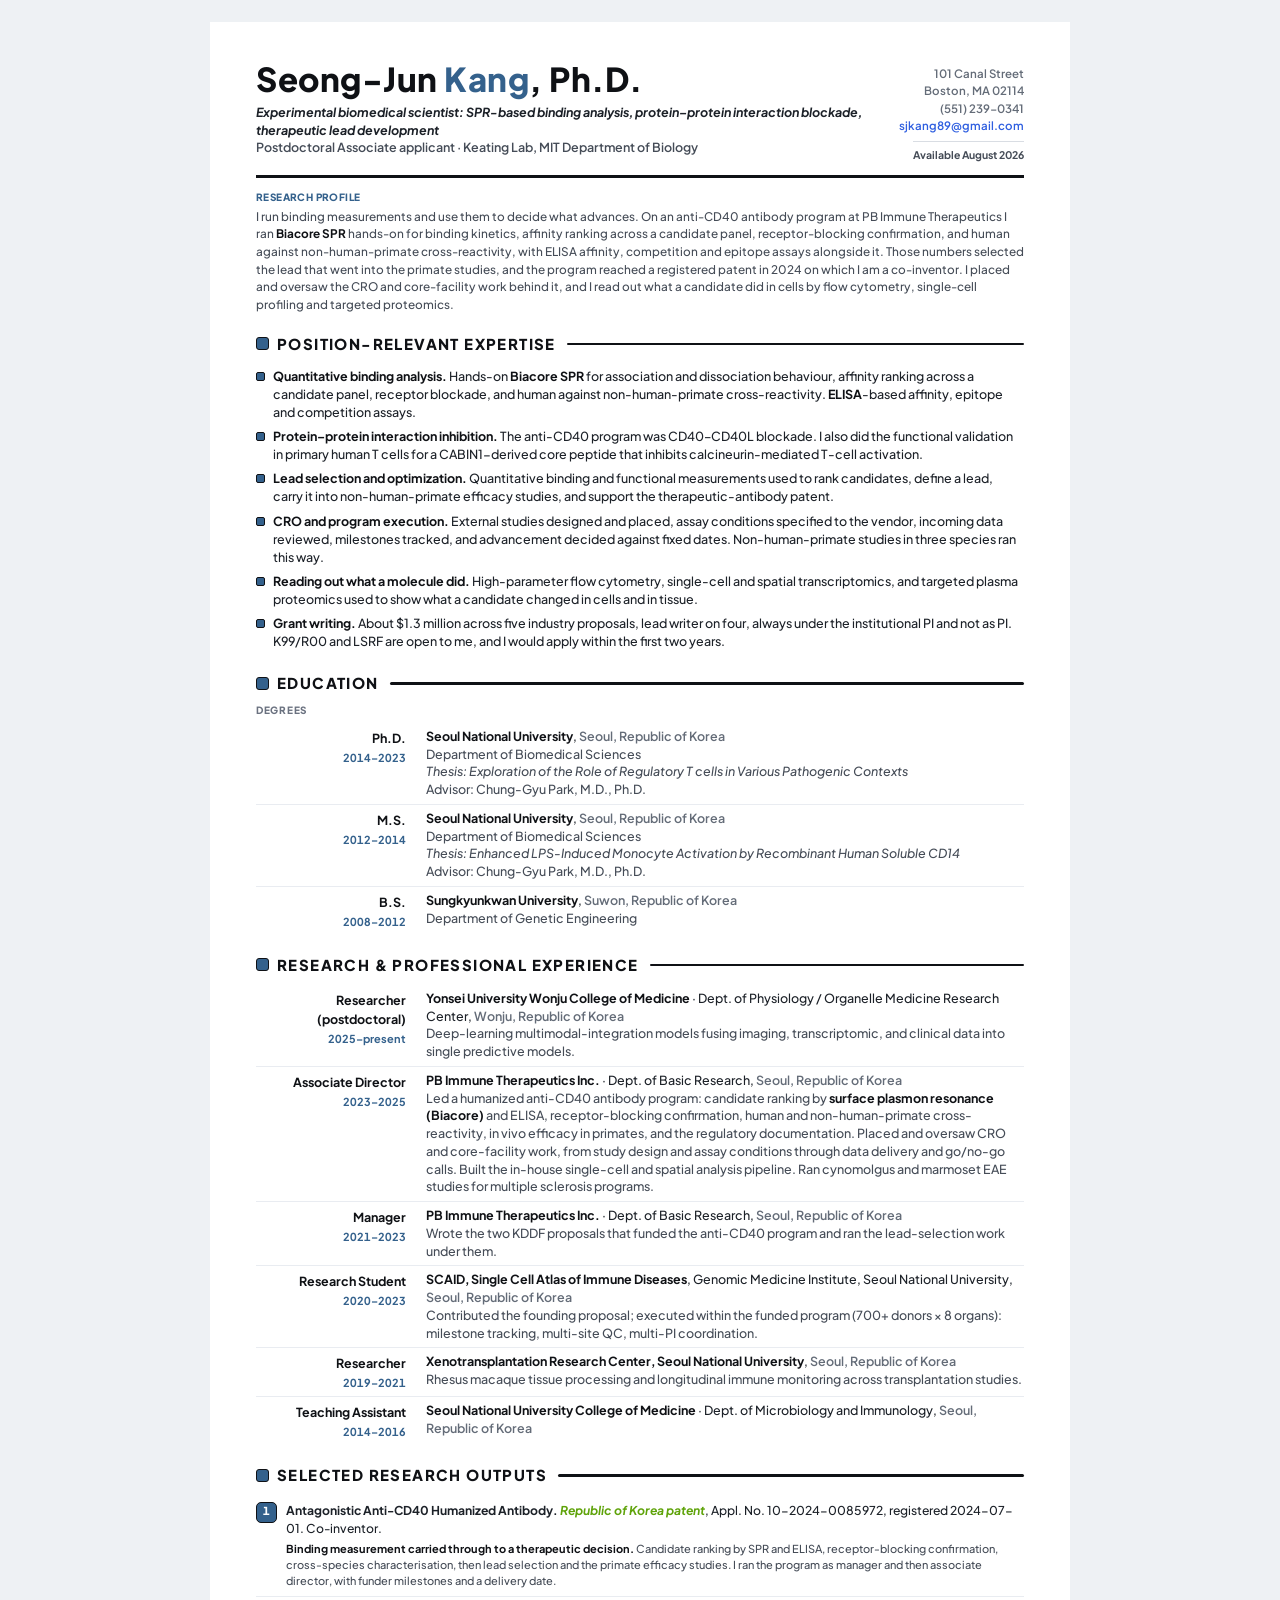
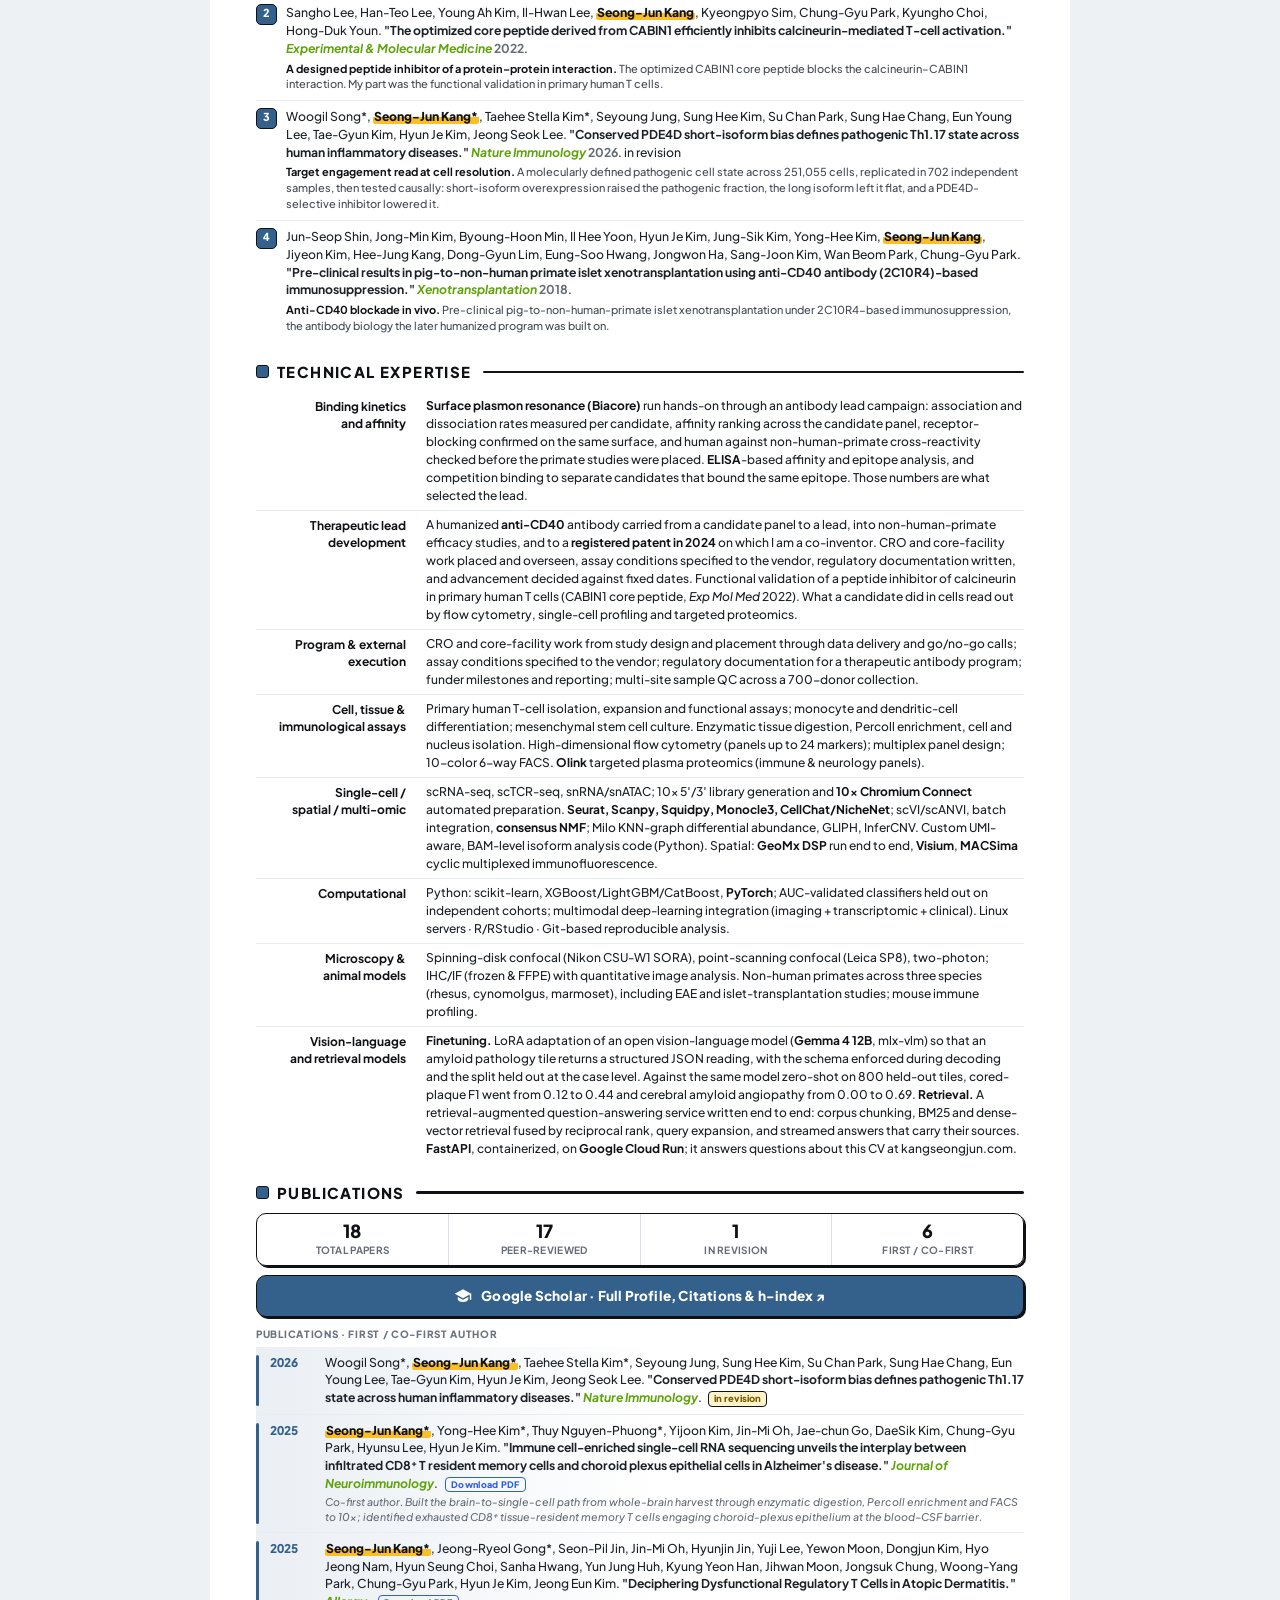
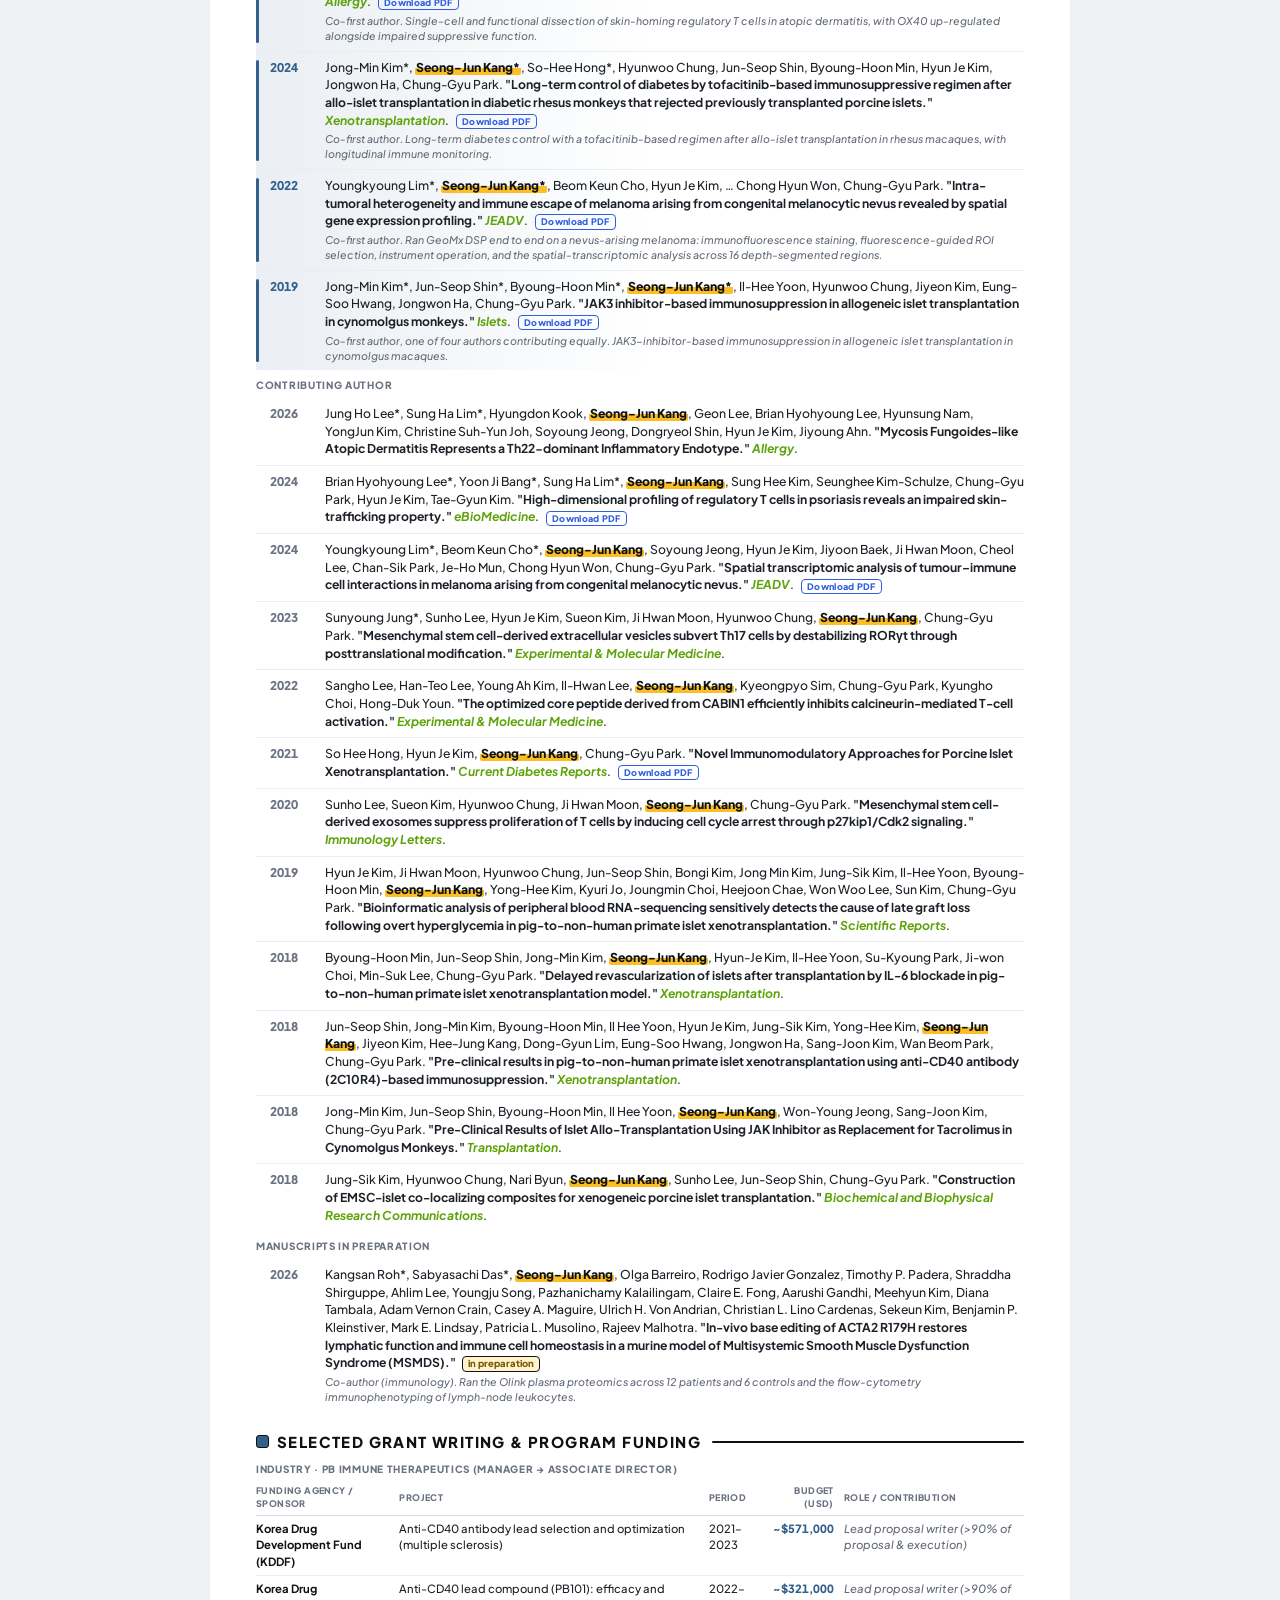
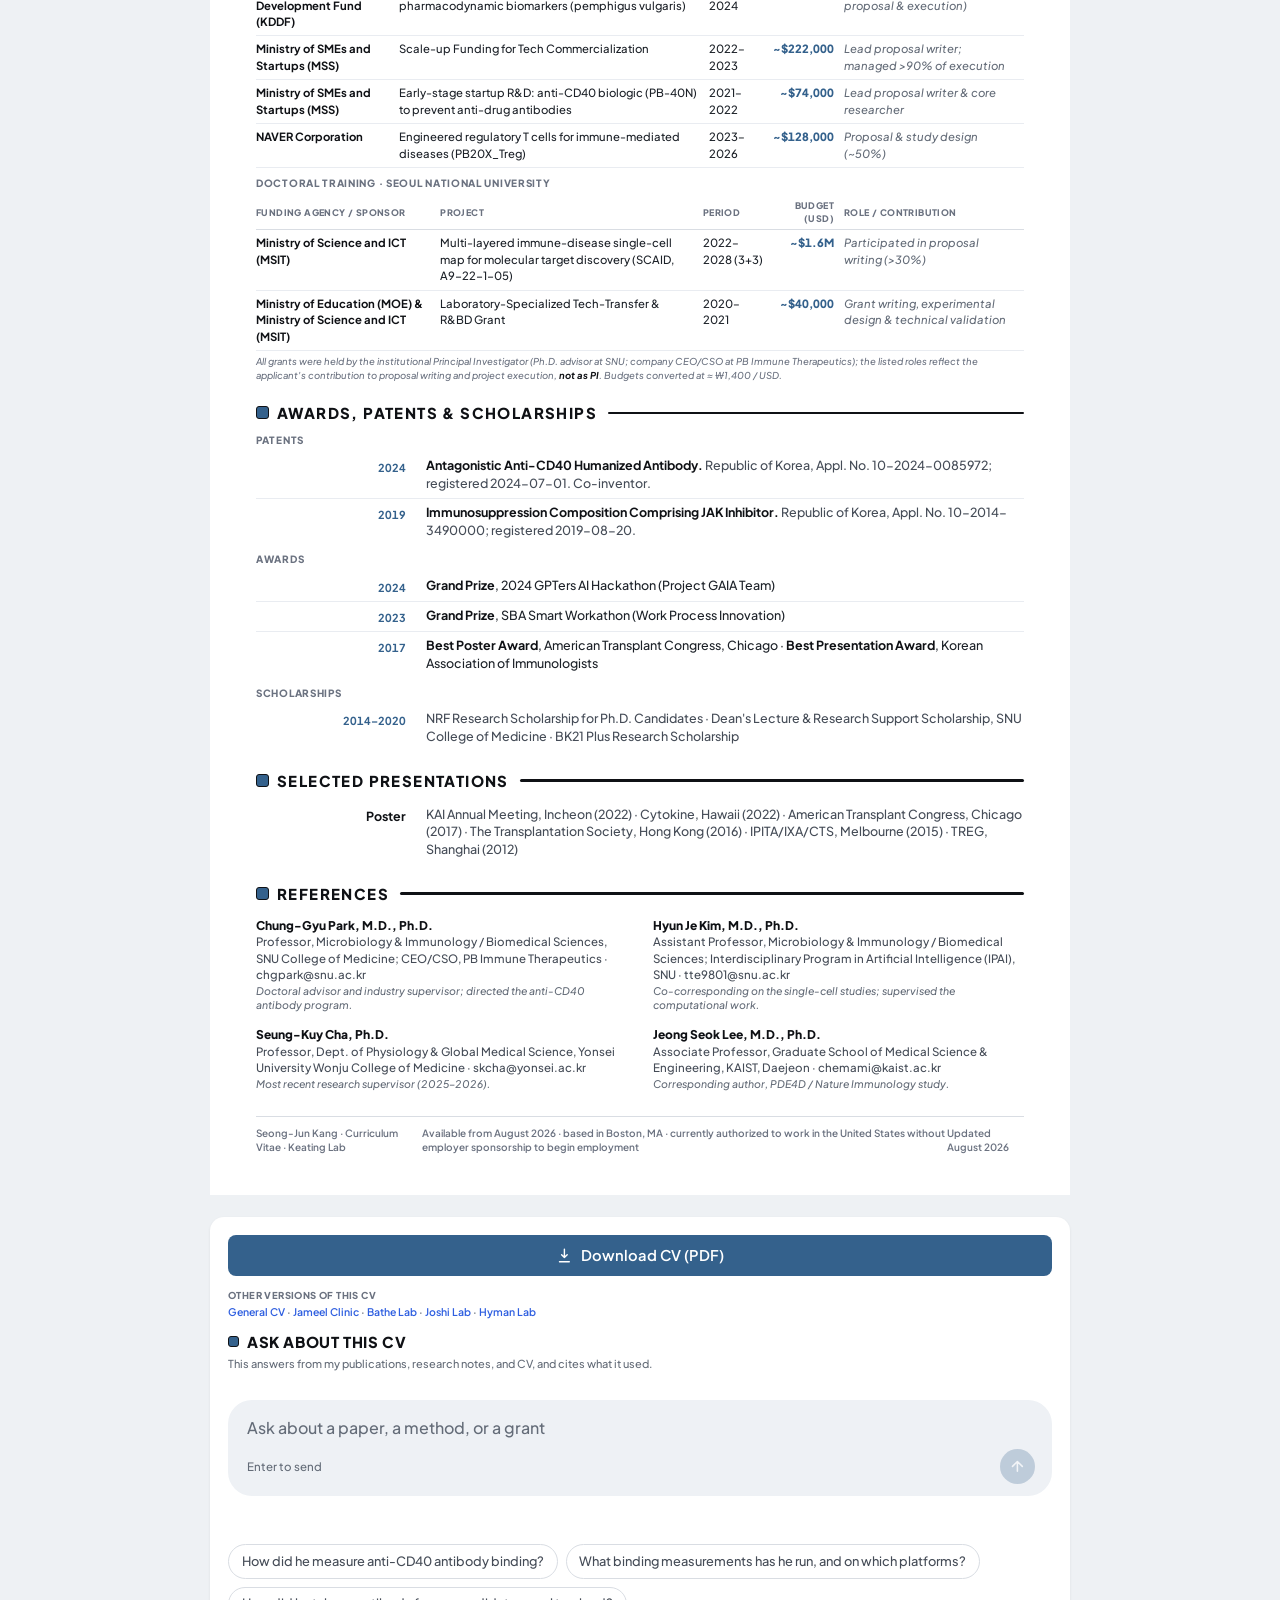
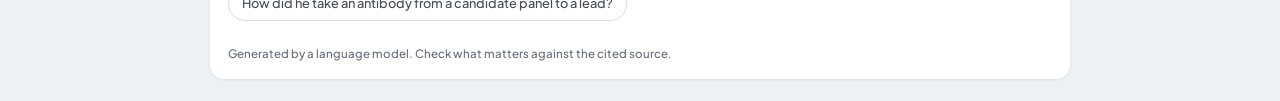
<file: for-keating-lab/index.html>
<!doctype html>
<html lang="en">
<head>
<meta charset="utf-8">
<meta name="viewport" content="width=device-width, initial-scale=1">
<title>Seong-Jun Kang, Ph.D. · Curriculum Vitae · Keating Lab</title>

<!-- Favicon: brain emoji as inline SVG (no extra file, works in light/dark) -->
<link rel="icon" href="data:image/svg+xml,<svg xmlns='http://www.w3.org/2000/svg' viewBox='0 0 100 100'><text y='.9em' font-size='90'>%F0%9F%A7%A0</text></svg>">

<!-- Open Graph / link-preview card. -->
<meta property="og:type" content="website">
<meta property="og:url" content="https://kangseongjun.com/for-keating-lab/">
<meta property="og:title" content="Seong-Jun Kang, Ph.D. · Curriculum Vitae · Keating Lab">
<meta property="og:description" content="SPR-based binding analysis, protein–protein interaction blockade, and therapeutic lead development from a candidate panel to a registered patent. Postdoctoral Associate applicant, Keating Lab, MIT Department of Biology.">
<!-- Each page carries its own card image, rendered from itself. One shared image would
     show one lab's name over every other lab's title. -->
<meta property="og:image" content="https://kangseongjun.com/for-keating-lab/og-image.png">
<meta property="og:image:width" content="1200">
<meta property="og:image:height" content="630">
<meta name="twitter:card" content="summary_large_image">
<meta name="twitter:title" content="Seong-Jun Kang, Ph.D. · Curriculum Vitae · Keating Lab">
<meta name="twitter:description" content="SPR-based binding analysis, protein–protein interaction blockade, and therapeutic lead development from a candidate panel to a registered patent. Postdoctoral Associate applicant, Keating Lab, MIT Department of Biology.">
<meta name="twitter:image" content="https://kangseongjun.com/for-keating-lab/og-image.png">
<!-- Which source file this deployed copy was cut from. Bump it with every copy. -->
<meta name="generator" content="Seong-Jun-CV-for-labs/build.py v2.0.0 · blocks/keating.json">

<link rel="preconnect" href="https://fonts.googleapis.com">
<link rel="preconnect" href="https://fonts.gstatic.com" crossorigin>
<link href="https://fonts.googleapis.com/css2?family=Plus+Jakarta+Sans:ital,wght@0,500;0,600;0,700;0,800;1,500;1,600;1,700&display=swap" rel="stylesheet">
<link rel="stylesheet" href="../chat/ksj-chat.css">
<style>
/* CV_brainfish v7 · v3 clean ledger + v6 detailed year-column pubs · BLUE accent (name highlight = yellow, journal = green) */
:root{
  --lime:#a3e635; --lime-deep:#5fa30a; --carbon:#0f1115; --ink:#1c2128; --graphite:#454c57; --iron:#646c78;
  /* --slate carries the sublabels, table headers, publication years and the footnote,
     all of them small. At #9aa2af it measures 2.6:1 on white, under the 4.5:1 threshold. */
  --slate:#6b7280; --line:#d9dde3; --line-soft:#e9ecf1; --cobalt:#2f5fe0; --paper:#ffffff;
  --blue:#34618c; --yellow:#fbbf25;
  --font:"Plus Jakarta Sans",-apple-system,BlinkMacSystemFont,"Segoe UI",sans-serif;
}
*{box-sizing:border-box;margin:0;padding:0}
html{-webkit-print-color-adjust:exact;print-color-adjust:exact}
body{font-family:var(--font);color:var(--ink);background:#eef1f4;font-size:13px;line-height:1.46;font-weight:500}
.page{max-width:860px;background:var(--paper);padding:40px 46px 40px}
a{color:var(--cobalt);text-decoration:none}

/* ---------- two-column shell: CV left, chat right ---------- */
/* The CV keeps its 860px measure. The chat takes a fixed 390px beside it and sticks to
   the viewport, because the CV is several screens long and a chat that scrolls away at
   the Education section is a chat nobody uses. */
.shell{display:grid;grid-template-columns:minmax(0,860px) 390px;gap:22px;
       max-width:1294px;margin:22px auto;align-items:start;padding:0 12px}
/* A hidden aside is out of the layout, but its grid column is not. Without this the CV
   sits 195px left of centre beside an empty gap whenever the chat is off. */
.shell:has(> .askpane[hidden]){grid-template-columns:minmax(0,860px);
                               justify-content:center;max-width:884px}
.cvpane{min-width:0}
.askpane{position:sticky;top:22px;background:var(--paper);border-radius:14px;
         padding:18px 18px 16px;box-shadow:0 1px 3px rgba(15,17,21,.07)}
.askpane .ksj-chat{
  --ksj-accent:var(--blue); --ksj-accent-2:#27496b; --ksj-accent-fg:#fff;
  --ksj-accent-bg:rgba(52,97,140,.10);
  --ksj-ink:var(--ink); --ksj-ink-2:var(--graphite); --ksj-muted:var(--iron);
  --ksj-line:var(--line); --ksj-line-2:var(--line-soft);
  --ksj-surface:var(--paper);
  /* The composer's fill. The pane is white, so this grey is what tells the composer
     apart from the outlined suggestion pills sitting under it. */
  --ksj-surface-2:#eef1f5;
  --ksj-font:var(--font);
  --ksj-log-max:calc(100vh - 330px);
}
.askpane .ksj-title{font-size:15px;font-weight:800;letter-spacing:.6px;text-transform:uppercase;
                    color:var(--carbon);display:flex;align-items:center;gap:8px}
.askpane .ksj-title::before{content:"";width:11px;height:11px;background:var(--blue);
                            border:1.5px solid var(--carbon);border-radius:3px;flex-shrink:0}
.askpane .ksj-intro{font-size:11px;line-height:1.45}
.cv-download{
  display:flex; align-items:center; justify-content:center; gap:.5rem;
  margin:0 0 .75rem; padding:.6rem 1rem;
  background:var(--blue); color:#fff; border-radius:8px;
  font-size:.92rem; font-weight:600; text-decoration:none;
  transition:background .15s;
}
/* A darker shade of the same accent on hover. color-mix keeps the hover in the same blue
   rather than jumping to the brighter --cobalt. */
.cv-download:hover{background:color-mix(in srgb, var(--blue) 82%, #000);}
.cv-download:focus-visible{outline:2.5px solid var(--cobalt);outline-offset:2px}
.cv-download svg{width:1.05rem; height:1.05rem; fill:none; stroke:currentColor; stroke-width:2; stroke-linecap:round; stroke-linejoin:round;}
/* The other pages of this CV. A reader who lands on one lab's page has no way to the
   others otherwise. Each page hides its own entry. */
.cv-others{margin:0 0 .75rem;font-size:10.5px;line-height:1.5;color:var(--iron);font-weight:600}
.cv-others b{display:block;font-size:9.5px;letter-spacing:.4px;text-transform:uppercase;
             color:var(--slate);margin-bottom:2px;font-weight:800}
.cv-others a{color:var(--cobalt)}
.cv-others a:hover{text-decoration:underline}
.cv-others a:focus-visible{outline:2px solid var(--cobalt);outline-offset:2px}

/* Below the point where 860 + 390 stops fitting, the CV goes full width and the chat
   moves under it. It stops being sticky there: a sticky panel on a phone eats the screen. */
@media (max-width:1290px){
  .shell{grid-template-columns:minmax(0,860px);justify-content:center;max-width:884px}
  .askpane{position:static;max-width:860px}
  .askpane .ksj-chat{--ksj-log-max:26rem}
}
b,strong{font-weight:700;color:var(--carbon)}
i,em{font-style:italic}

/* ---------- header ---------- */
.hgrid{display:flex;justify-content:space-between;align-items:flex-start;gap:24px;padding-bottom:12px;border-bottom:3px solid var(--carbon)}
.name{font-size:33px;font-weight:800;letter-spacing:.5px;line-height:1;color:var(--carbon)}
.name .accent{color:var(--blue)}
.titles{margin-top:9px;font-size:12.5px;color:var(--graphite);font-weight:600;line-height:1.4}
.titles .t-em{font-style:italic;font-weight:700;color:var(--ink)}
.hright{text-align:right;font-size:11.5px;color:var(--iron);font-weight:600;line-height:1.5;white-space:nowrap;padding-top:3px}
.hright .k{color:var(--cobalt)}

/* Availability and work authorization sit in the header on the v2 pages. A screener asks
   both inside the first thirty seconds, and on the old layout they were on the last page. */
.hright .avail{margin-top:7px;padding-top:6px;border-top:1px solid var(--line);
               font-size:10.5px;color:var(--graphite);font-weight:700;white-space:normal;
               width:max-content;max-width:230px;margin-left:auto;line-height:1.4}

.summary3{display:grid;grid-template-columns:1fr 1fr 1fr;gap:18px;margin-top:13px;padding-bottom:4px}
.summary3 .col{font-size:11px;color:var(--graphite);line-height:1.45;font-weight:500}
.summary3 .slab{display:block;font-weight:800;font-size:10px;letter-spacing:.4px;text-transform:uppercase;color:var(--blue);margin-bottom:3px}

/* v2 header: one paragraph instead of the three summary columns. The three columns had
   turned into a cover letter printed above the evidence. */
.profile{margin-top:12px;font-size:11.8px;line-height:1.5;color:var(--graphite);font-weight:500}
.profile .slab{display:block;font-weight:800;font-size:10px;letter-spacing:.4px;
               text-transform:uppercase;color:var(--blue);margin-bottom:3px}

/* Selected research outputs: the three to five items this reader should see first, each
   with what he did on it. The full list further down carries no annotation. */
ol.outputs{list-style:none;counter-reset:outp;margin-top:2px}
ol.outputs li{position:relative;padding:7px 0 8px 30px;border-bottom:1px solid var(--line-soft);
              font-size:12.2px;line-height:1.45;break-inside:avoid}
ol.outputs li:last-child{border-bottom:none}
ol.outputs li::before{counter-increment:outp;content:counter(outp);position:absolute;left:0;top:7px;
                      width:19px;height:19px;border:1.5px solid var(--carbon);border-radius:5px;
                      background:var(--blue);color:#fff;font-size:11px;font-weight:800;
                      text-align:center;line-height:16px;font-variant-numeric:tabular-nums}
ol.outputs .me{font-weight:800;color:var(--carbon);background:linear-gradient(180deg,transparent 55%,var(--yellow) 55%);padding:0 1px;border-radius:2px}
ol.outputs .ttl{font-weight:700;color:var(--ink)}
ol.outputs .jr{font-style:italic;font-weight:700;color:var(--lime-deep)}
ol.outputs .yr{color:var(--iron);font-weight:700}
ol.outputs .contrib{display:block;margin-top:3px;font-size:11px;color:var(--graphite);line-height:1.45}
ol.outputs .contrib b{color:var(--carbon)}

/* ---------- section headers ---------- */
.sec{margin-top:19px}
.sechdr{display:flex;align-items:center;gap:11px;margin-bottom:9px}
.sechdr h2{font-size:15px;font-weight:800;letter-spacing:1.4px;text-transform:uppercase;color:var(--carbon);white-space:nowrap;display:flex;align-items:center;gap:8px}
.sechdr h2::before{content:"";width:11px;height:11px;background:var(--blue);border:1.5px solid var(--carbon);border-radius:3px;display:inline-block}
.sechdr .rule{flex:1;height:2.5px;background:var(--carbon);border-radius:2px}
.sublbl{font-size:10px;font-weight:800;letter-spacing:.7px;text-transform:uppercase;color:var(--slate);margin:8px 0 5px}

/* ---------- ledger rows ---------- */
.row{display:grid;grid-template-columns:150px 1fr;gap:20px;padding:5px 0;break-inside:avoid}
.row .lab{text-align:right;padding-top:1px}
.row .lab .role{font-weight:700;font-size:12.5px;color:var(--carbon);line-height:1.25}
.row .lab .dt{display:block;font-size:11px;font-weight:700;color:var(--blue);font-variant-numeric:tabular-nums;margin-top:2px}
.row .lab .mini{display:block;font-size:10px;color:var(--slate);font-weight:600;font-style:italic;margin-top:3px}
.row .main{font-size:12.5px;color:var(--ink);line-height:1.42}
.row .main .org{font-weight:700;color:var(--carbon)}
.row .main .loc{color:var(--iron);font-weight:600}
.row .main .det{color:var(--graphite)}
.row .main .th{font-style:italic;color:var(--graphite)}
.row+.row{border-top:1px solid var(--line-soft)}

/* ---------- publications ---------- */
.pubstats{display:flex;flex-wrap:wrap;gap:0;border:1.5px solid var(--carbon);border-radius:10px;overflow:hidden;margin:2px 0 9px;box-shadow:2px 2px 0 var(--carbon)}
.pubstats .st{flex:1;min-width:120px;padding:8px 14px;border-right:1px solid var(--line);text-align:center}
.pubstats .st:last-child{border-right:none}
.pubstats .st b{display:block;font-size:18px;font-weight:800;color:var(--carbon);line-height:1}
.pubstats .st span{font-size:10px;font-weight:700;color:var(--iron);text-transform:uppercase;letter-spacing:.3px;margin-top:3px;display:block}
.pubkey{font-size:10.5px;color:var(--iron);font-style:italic;margin:0 0 8px}
/* Full width, and borrowing the border + hard shadow the stat card above it already uses,
   so the two read as one block. The shadow is what makes it look pressable: hover lifts it
   off the page, active pushes it into where the shadow was. */
.scholar-btn{display:flex;width:100%;align-items:center;justify-content:center;gap:9px;background:var(--blue);color:#fff;font-size:13.5px;font-weight:800;padding:10px 16px;border:1.5px solid var(--carbon);border-radius:10px;text-decoration:none;margin:2px 0 10px;letter-spacing:.2px;box-shadow:2px 2px 0 var(--carbon);transition:background .15s,transform .12s,box-shadow .12s}
.scholar-btn svg{flex-shrink:0}
.scholar-btn:hover{background:#27496b;transform:translate(-1px,-1px);box-shadow:3px 3px 0 var(--carbon)}
.scholar-btn:active{transform:translate(2px,2px);box-shadow:0 0 0 var(--carbon)}
.scholar-btn:focus-visible{outline:2.5px solid var(--cobalt);outline-offset:2px}
.granttbl{width:100%;border-collapse:collapse;margin:4px 0 4px;font-size:11.3px}
/* The industry table runs past a page break in print. Only a real thead repeats, and it
   only repeats with this display value; without it the second half of the table prints
   as unlabelled money. */
.granttbl thead{display:table-header-group}
.granttbl th{text-align:left;font-size:9px;font-weight:800;text-transform:uppercase;letter-spacing:.4px;color:var(--slate);border-bottom:1.5px solid var(--line);padding:3px 10px 4px 0}
.granttbl th.r,.granttbl td.bd{text-align:right}
.granttbl td{padding:5px 10px 5px 0;border-bottom:1px solid var(--line-soft);vertical-align:top}
.granttbl .ag{font-weight:700;color:var(--carbon)}
.granttbl .bd{font-weight:800;color:var(--blue);font-variant-numeric:tabular-nums;white-space:nowrap}
.granttbl .rl{color:var(--iron);font-style:italic}
.grantnote{font-size:9.5px;color:var(--slate);font-style:italic;margin-top:3px}

ol.pubs{list-style:none;counter-reset:pub}
ol.pubs li{position:relative;padding:6px 0 6px 30px;font-size:12px;line-height:1.45;break-inside:avoid;border-bottom:1px solid var(--line-soft)}
ol.pubs li:last-child{border-bottom:none}
ol.pubs li::before{counter-increment:pub;content:"["counter(pub)"]";position:absolute;left:0;top:6px;color:var(--slate);font-weight:700;font-size:11px;font-variant-numeric:tabular-nums}
ol.pubs li.pri{padding-left:34px}
ol.pubs li.pri::after{content:"";position:absolute;left:24px;top:8px;bottom:8px;width:3px;background:var(--lime);border-radius:2px}
.pubs .me{font-weight:800;color:var(--carbon);background:linear-gradient(180deg,transparent 58%,var(--lime) 58%);padding:0 1px;border-radius:2px}
.pubs .ttl{font-weight:700;color:var(--ink)}
.pubs .jr{font-style:italic;font-weight:700;color:var(--cobalt)}
.pubs .yr{color:var(--iron);font-weight:600}
.pubs .contrib{display:block;margin-top:3px;font-size:10.8px;color:var(--iron);font-style:italic;line-height:1.4}
.grouplbl{font-size:11px;font-weight:800;letter-spacing:.3px;color:var(--blue);font-style:italic;margin:11px 0 4px}
.publist{list-style:none;margin-top:2px}
.publist li{position:relative;padding:7px 0 7px 14px;border-bottom:1px solid var(--line-soft);font-size:12.2px;line-height:1.45;display:flex;gap:13px;align-items:baseline;break-inside:avoid}
.publist li:last-child{border-bottom:none}
.publist .yr{font-weight:800;font-size:12px;color:var(--slate);min-width:42px;font-variant-numeric:tabular-nums;flex-shrink:0}
.publist .ct{flex:1}
.publist li.pri{background:linear-gradient(90deg,rgba(52,97,140,.10),transparent 52%)}
.publist li.pri::before{content:"";position:absolute;left:0;top:8px;bottom:8px;width:3px;background:var(--blue);border-radius:2px}
.publist li.pri .yr{color:var(--blue)}
.publist .me{font-weight:800;color:var(--carbon);background:linear-gradient(180deg,transparent 55%,var(--yellow) 55%);padding:0 1px;border-radius:2px}
.publist .ttl{font-weight:700;color:var(--ink)}
.publist .jr{font-style:italic;font-weight:700;color:var(--lime-deep)}
.publist .rev{display:inline-block;font-size:9.5px;font-weight:800;color:#7a5a00;background:#fff3cd;border:1px solid var(--carbon);border-radius:4px;padding:0 5px;margin-left:4px}
.publist .contrib{display:block;margin-top:3px;font-size:10.6px;color:var(--iron);font-style:italic;line-height:1.4}
.pdf{display:inline-block;font-size:9px;font-weight:800;letter-spacing:.3px;color:var(--cobalt);border:1.2px solid var(--cobalt);border-radius:4px;padding:0 5px;margin-left:5px;text-decoration:none;vertical-align:middle}
.pdf:hover{background:var(--cobalt);color:#fff}
.th a{color:var(--cobalt);text-decoration:none;border-bottom:1px solid var(--cobalt)}

/* ---------- skills / interests / lists ---------- */
.skillrow{display:grid;grid-template-columns:150px 1fr;gap:20px;padding:5px 0;break-inside:avoid}
.skillrow+.skillrow{border-top:1px solid var(--line-soft)}
.skillrow .lab{text-align:right;font-weight:700;font-size:12px;color:var(--carbon);padding-top:1px}
.skillrow .items{font-size:12px;color:var(--ink);line-height:1.5}
.skillrow .items b{color:var(--carbon);font-weight:700}

.interest{list-style:none;font-size:12.5px}
.interest li{padding:3px 0 3px 17px;position:relative;line-height:1.45;color:var(--ink)}
.interest li::before{content:"";position:absolute;left:0;top:8px;width:7px;height:7px;background:var(--blue);border:1.4px solid var(--carbon);border-radius:2px}
.interest b{color:var(--carbon);font-weight:700}

.inline{font-size:12px;color:var(--ink);line-height:1.6}
.refgrid{display:grid;grid-template-columns:1fr 1fr;gap:6px 26px}
.refblk{font-size:11.5px;line-height:1.4;padding:4px 0}
.refblk .rn{font-weight:800;color:var(--carbon);font-size:12px}
.refblk .rr{color:var(--graphite);font-weight:500}
.refblk .rnote{font-style:italic;color:var(--iron);font-size:10.5px;margin-top:1px}

.foot{margin-top:20px;padding-top:9px;border-top:1px solid var(--line);font-size:10px;color:var(--slate);display:flex;justify-content:space-between;font-weight:600}

@media (max-width:680px){
  .summary3{grid-template-columns:1fr}.hgrid{flex-direction:column}.hright{text-align:left}
  .row,.skillrow{grid-template-columns:1fr;gap:2px}.row .lab,.skillrow .lab{text-align:left}.refgrid{grid-template-columns:1fr}
}
@media print{
  @page{size:Letter;margin:12mm 13mm}
  body{background:#fff;font-size:10.6px}
  /* This page's real job is still the PDF. The chat leaves no trace on paper. */
  .askpane{display:none}
  .shell{display:block;max-width:none;margin:0;padding:0;gap:0}
  .page{margin:0;max-width:none;padding:0;box-shadow:none}
  .sec{margin-top:13px}
  .sechdr,.row,.skillrow,ol.pubs li,.refblk{break-inside:avoid}
  /* break-inside alone let a heading sit alone at the foot of a page with its first entry
     on the next one. */
  .sechdr,.sublbl{break-after:avoid;page-break-after:avoid}
  .name{font-size:27px}
  /* This was position:fixed, which repeats the line on every sheet but pins it inside the
     page area, so on any full page it printed across the last entry. Pushing it into the
     page margin does not work either: Chrome clips fixed content at the page edge and the
     line disappeared from five of six pages. In flow it prints once, at the end, and never
     lands on anything. */
  .foot{position:static;margin-top:16px;padding-top:8px;border-top:1px solid var(--line-soft);break-inside:avoid}
}
</style>
</head>
<body>
<div class="shell">
<div class="cvpane">
<div class="page">

  <!-- ============ HEADER ============ -->
  <header>
    <div class="hgrid">
      <div class="hleft">
        <h1 class="name">Seong-Jun <span class="accent">Kang</span>, Ph.D.</h1>
        <div class="titles">
          <div class="t-em">Experimental biomedical scientist: SPR-based binding analysis, protein–protein interaction blockade, therapeutic lead development</div>
          <div>Postdoctoral Associate applicant · Keating Lab, MIT Department of Biology</div>
        </div>
      </div>
      <div class="hright">
        101 Canal Street<br>Boston, MA 02114<br>(551) 239-0341<br><span class="k">sjkang89@gmail.com</span>
        <div class="avail">Available August 2026</div>
      </div>
    </div>
    <div class="profile"><span class="slab">Research profile</span>I run binding measurements and use them to decide what advances. On an anti-CD40 antibody program at PB Immune Therapeutics I ran <b>Biacore SPR</b> hands-on for binding kinetics, affinity ranking across a candidate panel, receptor-blocking confirmation, and human against non-human-primate cross-reactivity, with ELISA affinity, competition and epitope assays alongside it. Those numbers selected the lead that went into the primate studies, and the program reached a registered patent in 2024 on which I am a co-inventor. I placed and oversaw the CRO and core-facility work behind it, and I read out what a candidate did in cells by flow cytometry, single-cell profiling and targeted proteomics.</div>
  </header>

  <!-- ============ POSITION-RELEVANT EXPERTISE ============ -->
  <section class="sec">
    <div class="sechdr"><h2>Position-Relevant Expertise</h2><div class="rule"></div></div>
    <ul class="interest">
      <li><b>Quantitative binding analysis.</b> Hands-on <b>Biacore SPR</b> for association and dissociation behaviour, affinity ranking across a candidate panel, receptor blockade, and human against non-human-primate cross-reactivity. <b>ELISA</b>-based affinity, epitope and competition assays.</li>
      <li><b>Protein–protein interaction inhibition.</b> The anti-CD40 program was CD40–CD40L blockade. I also did the functional validation in primary human T cells for a CABIN1-derived core peptide that inhibits calcineurin-mediated T-cell activation.</li>
      <li><b>Lead selection and optimization.</b> Quantitative binding and functional measurements used to rank candidates, define a lead, carry it into non-human-primate efficacy studies, and support the therapeutic-antibody patent.</li>
      <li><b>CRO and program execution.</b> External studies designed and placed, assay conditions specified to the vendor, incoming data reviewed, milestones tracked, and advancement decided against fixed dates. Non-human-primate studies in three species ran this way.</li>
      <li><b>Reading out what a molecule did.</b> High-parameter flow cytometry, single-cell and spatial transcriptomics, and targeted plasma proteomics used to show what a candidate changed in cells and in tissue.</li>
      <li><b>Grant writing.</b> About $1.3 million across five industry proposals, lead writer on four, always under the institutional PI and not as PI. K99/R00 and LSRF are open to me, and I would apply within the first two years.</li>
    </ul>
  </section>

  <!-- ============ EDUCATION ============ -->
  <section class="sec">
    <div class="sechdr"><h2>Education</h2><div class="rule"></div></div>
    <div class="sublbl">Degrees</div>
    <div class="row">
      <div class="lab"><span class="role">Ph.D.</span><span class="dt">2014–2023</span></div>
      <div class="main"><span class="org">Seoul National University</span>, <span class="loc">Seoul, Republic of Korea</span><br><span class="det">Department of Biomedical Sciences</span><br><span class="th">Thesis: Exploration of the Role of Regulatory T cells in Various Pathogenic Contexts</span><br><span class="det">Advisor: Chung-Gyu Park, M.D., Ph.D.</span></div>
    </div>
    <div class="row">
      <div class="lab"><span class="role">M.S.</span><span class="dt">2012–2014</span></div>
      <div class="main"><span class="org">Seoul National University</span>, <span class="loc">Seoul, Republic of Korea</span><br><span class="det">Department of Biomedical Sciences</span><br><span class="th">Thesis: Enhanced LPS-Induced Monocyte Activation by Recombinant Human Soluble CD14</span><br><span class="det">Advisor: Chung-Gyu Park, M.D., Ph.D.</span></div>
    </div>
    <div class="row">
      <div class="lab"><span class="role">B.S.</span><span class="dt">2008–2012</span></div>
      <div class="main"><span class="org">Sungkyunkwan University</span>, <span class="loc">Suwon, Republic of Korea</span><br><span class="det">Department of Genetic Engineering</span></div>
    </div>
  </section>

  <!-- ============ RESEARCH & PROFESSIONAL EXPERIENCE ============ -->
  <section class="sec">
    <div class="sechdr"><h2>Research &amp; Professional Experience</h2><div class="rule"></div></div>
    <div class="row">
      <div class="lab"><span class="role">Researcher<br>(postdoctoral)</span><span class="dt">2025–present</span></div>
      <div class="main"><span class="org">Yonsei University Wonju College of Medicine</span> · Dept. of Physiology / Organelle Medicine Research Center, <span class="loc">Wonju, Republic of Korea</span><br><span class="det">Deep-learning multimodal-integration models fusing imaging, transcriptomic, and clinical data into single predictive models.</span></div>
    </div>
    <div class="row">
      <div class="lab"><span class="role">Associate Director</span><span class="dt">2023–2025</span></div>
      <div class="main"><span class="org">PB Immune Therapeutics Inc.</span> · Dept. of Basic Research, <span class="loc">Seoul, Republic of Korea</span><br><span class="det">Led a humanized anti-CD40 antibody program: candidate ranking by <b>surface plasmon resonance (Biacore)</b> and ELISA, receptor-blocking confirmation, human and non-human-primate cross-reactivity, in vivo efficacy in primates, and the regulatory documentation. Placed and oversaw CRO and core-facility work, from study design and assay conditions through data delivery and go/no-go calls. Built the in-house single-cell and spatial analysis pipeline. Ran cynomolgus and marmoset EAE studies for multiple sclerosis programs.</span></div>
    </div>
    <div class="row">
      <div class="lab"><span class="role">Manager</span><span class="dt">2021–2023</span></div>
      <div class="main"><span class="org">PB Immune Therapeutics Inc.</span> · Dept. of Basic Research, <span class="loc">Seoul, Republic of Korea</span><br><span class="det">Wrote the two KDDF proposals that funded the anti-CD40 program and ran the lead-selection work under them.</span></div>
    </div>
    <div class="row">
      <div class="lab"><span class="role">Research Student</span><span class="dt">2020–2023</span></div>
      <div class="main"><span class="org">SCAID, Single Cell Atlas of Immune Diseases</span>, Genomic Medicine Institute, Seoul National University, <span class="loc">Seoul, Republic of Korea</span><br><span class="det">Contributed the founding proposal; executed within the funded program (700+ donors × 8 organs): milestone tracking, multi-site QC, multi-PI coordination.</span></div>
    </div>
    <div class="row">
      <div class="lab"><span class="role">Researcher</span><span class="dt">2019–2021</span></div>
      <div class="main"><span class="org">Xenotransplantation Research Center, Seoul National University</span>, <span class="loc">Seoul, Republic of Korea</span><br><span class="det">Rhesus macaque tissue processing and longitudinal immune monitoring across transplantation studies.</span></div>
    </div>
    <div class="row">
      <div class="lab"><span class="role">Teaching Assistant</span><span class="dt">2014–2016</span></div>
      <div class="main"><span class="org">Seoul National University College of Medicine</span> · Dept. of Microbiology and Immunology, <span class="loc">Seoul, Republic of Korea</span></div>
    </div>
  </section>

  <!-- ============ SELECTED RESEARCH OUTPUTS ============ -->
  <section class="sec">
    <div class="sechdr"><h2>Selected Research Outputs</h2><div class="rule"></div></div>
    <ol class="outputs">
      <li><span class="ttl">Antagonistic Anti-CD40 Humanized Antibody.</span> <span class="jr">Republic of Korea patent</span>, Appl. No. 10-2024-0085972, registered 2024-07-01. Co-inventor.<span class="contrib"><b>Binding measurement carried through to a therapeutic decision.</b> Candidate ranking by SPR and ELISA, receptor-blocking confirmation, cross-species characterisation, then lead selection and the primate efficacy studies. I ran the program as manager and then associate director, with funder milestones and a delivery date.</span></li>
      <li>Sangho Lee, Han-Teo Lee, Young Ah Kim, Il-Hwan Lee, <span class="me">Seong-Jun Kang</span>, Kyeongpyo Sim, Chung-Gyu Park, Kyungho Choi, Hong-Duk Youn. <span class="ttl">"The optimized core peptide derived from CABIN1 efficiently inhibits calcineurin-mediated T-cell activation."</span> <span class="jr">Experimental &amp; Molecular Medicine</span> <span class="yr">2022</span>.<span class="contrib"><b>A designed peptide inhibitor of a protein–protein interaction.</b> The optimized CABIN1 core peptide blocks the calcineurin–CABIN1 interaction. My part was the functional validation in primary human T cells.</span></li>
      <li>Woogil Song*, <span class="me">Seong-Jun Kang*</span>, Taehee Stella Kim*, Seyoung Jung, Sung Hee Kim, Su Chan Park, Sung Hae Chang, Eun Young Lee, Tae-Gyun Kim, Hyun Je Kim, Jeong Seok Lee. <span class="ttl">"Conserved PDE4D short-isoform bias defines pathogenic Th1.17 state across human inflammatory diseases."</span> <span class="jr">Nature Immunology</span> <span class="yr">2026</span>. <span class="rev">in revision</span><span class="contrib"><b>Target engagement read at cell resolution.</b> A molecularly defined pathogenic cell state across 251,055 cells, replicated in 702 independent samples, then tested causally: short-isoform overexpression raised the pathogenic fraction, the long isoform left it flat, and a PDE4D-selective inhibitor lowered it.</span></li>
      <li>Jun-Seop Shin, Jong-Min Kim, Byoung-Hoon Min, Il Hee Yoon, Hyun Je Kim, Jung-Sik Kim, Yong-Hee Kim, <span class="me">Seong-Jun Kang</span>, Jiyeon Kim, Hee-Jung Kang, Dong-Gyun Lim, Eung-Soo Hwang, Jongwon Ha, Sang-Joon Kim, Wan Beom Park, Chung-Gyu Park. <span class="ttl">"Pre-clinical results in pig-to-non-human primate islet xenotransplantation using anti-CD40 antibody (2C10R4)-based immunosuppression."</span> <span class="jr">Xenotransplantation</span> <span class="yr">2018</span>.<span class="contrib"><b>Anti-CD40 blockade in vivo.</b> Pre-clinical pig-to-non-human-primate islet xenotransplantation under 2C10R4-based immunosuppression, the antibody biology the later humanized program was built on.</span></li>
    </ol>
  </section>

  <!-- ============ TECHNICAL EXPERTISE ============ -->
  <section class="sec">
    <div class="sechdr"><h2>Technical Expertise</h2><div class="rule"></div></div>
    <div class="skillrow">
      <div class="lab">Binding kinetics<br>and affinity</div>
      <div class="items"><b>Surface plasmon resonance (Biacore)</b> run hands-on through an antibody lead campaign: association and dissociation rates measured per candidate, affinity ranking across the candidate panel, receptor-blocking confirmed on the same surface, and human against non-human-primate cross-reactivity checked before the primate studies were placed. <b>ELISA</b>-based affinity and epitope analysis, and competition binding to separate candidates that bound the same epitope. Those numbers are what selected the lead.</div>
    </div>
    <div class="skillrow">
      <div class="lab">Therapeutic lead<br>development</div>
      <div class="items">A humanized <b>anti-CD40</b> antibody carried from a candidate panel to a lead, into non-human-primate efficacy studies, and to a <b>registered patent in 2024</b> on which I am a co-inventor. CRO and core-facility work placed and overseen, assay conditions specified to the vendor, regulatory documentation written, and advancement decided against fixed dates. Functional validation of a peptide inhibitor of calcineurin in primary human T cells (CABIN1 core peptide, <i>Exp Mol Med</i> 2022). What a candidate did in cells read out by flow cytometry, single-cell profiling and targeted proteomics.</div>
    </div>
    <div class="skillrow">
      <div class="lab">Program &amp; external<br>execution</div>
      <div class="items">CRO and core-facility work from study design and placement through data delivery and go/no-go calls; assay conditions specified to the vendor; regulatory documentation for a therapeutic antibody program; funder milestones and reporting; multi-site sample QC across a 700-donor collection.</div>
    </div>
    <div class="skillrow">
      <div class="lab">Cell, tissue &amp;<br>immunological assays</div>
      <div class="items">Primary human T-cell isolation, expansion and functional assays; monocyte and dendritic-cell differentiation; mesenchymal stem cell culture. Enzymatic tissue digestion, Percoll enrichment, cell and nucleus isolation. High-dimensional flow cytometry (panels up to 24 markers); multiplex panel design; 10-color 6-way FACS. <b>Olink</b> targeted plasma proteomics (immune &amp; neurology panels).</div>
    </div>
    <div class="skillrow">
      <div class="lab">Single-cell /<br>spatial / multi-omic</div>
      <div class="items">scRNA-seq, scTCR-seq, snRNA/snATAC; 10x 5′/3′ library generation and <b>10x Chromium Connect</b> automated preparation. <b>Seurat, Scanpy, Squidpy, Monocle3, CellChat/NicheNet</b>; scVI/scANVI, batch integration, <b>consensus NMF</b>; Milo KNN-graph differential abundance, GLIPH, InferCNV. Custom UMI-aware, BAM-level isoform analysis code (Python). Spatial: <b>GeoMx DSP</b> run end to end, <b>Visium</b>, <b>MACSima</b> cyclic multiplexed immunofluorescence.</div>
    </div>
    <div class="skillrow">
      <div class="lab">Computational</div>
      <div class="items">Python: scikit-learn, XGBoost/LightGBM/CatBoost, <b>PyTorch</b>; AUC-validated classifiers held out on independent cohorts; multimodal deep-learning integration (imaging + transcriptomic + clinical). Linux servers · R/RStudio · Git-based reproducible analysis.</div>
    </div>
    <div class="skillrow">
      <div class="lab">Microscopy &amp;<br>animal models</div>
      <div class="items">Spinning-disk confocal (Nikon CSU-W1 SORA), point-scanning confocal (Leica SP8), two-photon; IHC/IF (frozen &amp; FFPE) with quantitative image analysis. Non-human primates across three species (rhesus, cynomolgus, marmoset), including EAE and islet-transplantation studies; mouse immune profiling.</div>
    </div>
    <div class="skillrow">
      <div class="lab">Vision-language<br>and retrieval models</div>
      <div class="items"><b>Finetuning.</b> LoRA adaptation of an open vision-language model (<b>Gemma 4 12B</b>, mlx-vlm) so that an amyloid pathology tile returns a structured JSON reading, with the schema enforced during decoding and the split held out at the case level. Against the same model zero-shot on 800 held-out tiles, cored-plaque F1 went from 0.12 to 0.44 and cerebral amyloid angiopathy from 0.00 to 0.69. <b>Retrieval.</b> A retrieval-augmented question-answering service written end to end: corpus chunking, BM25 and dense-vector retrieval fused by reciprocal rank, query expansion, and streamed answers that carry their sources. <b>FastAPI</b>, containerized, on <b>Google Cloud Run</b>; it answers questions about this CV at kangseongjun.com.</div>
    </div>
  </section>

  <!-- ============ PUBLICATIONS ============ -->
  <section class="sec">
    <div class="sechdr"><h2>Publications</h2><div class="rule"></div></div>
    <div class="pubstats">
      <div class="st"><b>18</b><span>Total papers</span></div>
      <div class="st"><b>17</b><span>Peer-reviewed</span></div>
      <div class="st"><b>1</b><span>In revision</span></div>
      <div class="st"><b>6</b><span>First / co-first</span></div>
    </div>
    <a class="scholar-btn" href="https://scholar.google.com/citations?hl=ko&amp;user=tMsQgs8AAAAJ" target="_blank" rel="noopener"><svg viewBox="0 0 24 24" width="18" height="18" fill="currentColor" aria-hidden="true"><path d="M12 3L1 9l11 6 9-4.91V17h2V9L12 3zM5 13.18v3.5c0 1.52 3.13 3.32 7 3.32s7-1.8 7-3.32v-3.5l-7 3.82-7-3.82z"/></svg>Google Scholar · Full Profile, Citations &amp; h-index ↗</a>
    <div class="sublbl">Publications · First / Co-first Author</div>
    <ul class="publist">
      <li class="pri"><span class="yr">2026</span><span class="ct">Woogil Song*, <span class="me">Seong-Jun Kang*</span>, Taehee Stella Kim*, Seyoung Jung, Sung Hee Kim, Su Chan Park, Sung Hae Chang, Eun Young Lee, Tae-Gyun Kim, Hyun Je Kim, Jeong Seok Lee. <span class="ttl">"Conserved PDE4D short-isoform bias defines pathogenic Th1.17 state across human inflammatory diseases."</span> <span class="jr">Nature Immunology</span>. <span class="rev">in revision</span></span></li>
      <li class="pri"><span class="yr">2025</span><span class="ct"><span class="me">Seong-Jun Kang*</span>, Yong-Hee Kim*, Thuy Nguyen-Phuong*, Yijoon Kim, Jin-Mi Oh, Jae-chun Go, DaeSik Kim, Chung-Gyu Park, Hyunsu Lee, Hyun Je Kim. <span class="ttl">"Immune cell-enriched single-cell RNA sequencing unveils the interplay between infiltrated CD8⁺ T resident memory cells and choroid plexus epithelial cells in Alzheimer's disease."</span> <span class="jr">Journal of Neuroimmunology</span>. <a class="pdf" href="../papers/2025_JNI_Alzheimer_scRNAseq.pdf">Download PDF</a><span class="contrib">Co-first author. Built the brain-to-single-cell path from whole-brain harvest through enzymatic digestion, Percoll enrichment and FACS to 10x; identified exhausted CD8⁺ tissue-resident memory T cells engaging choroid-plexus epithelium at the blood–CSF barrier.</span></span></li>
      <li class="pri"><span class="yr">2025</span><span class="ct"><span class="me">Seong-Jun Kang*</span>, Jeong-Ryeol Gong*, Seon-Pil Jin, Jin-Mi Oh, Hyunjin Jin, Yuji Lee, Yewon Moon, Dongjun Kim, Hyo Jeong Nam, Hyun Seung Choi, Sanha Hwang, Yun Jung Huh, Kyung Yeon Han, Jihwan Moon, Jongsuk Chung, Woong-Yang Park, Chung-Gyu Park, Hyun Je Kim, Jeong Eun Kim. <span class="ttl">"Deciphering Dysfunctional Regulatory T Cells in Atopic Dermatitis."</span> <span class="jr">Allergy</span>. <a class="pdf" href="../papers/2025_Allergy_AD_Treg.pdf">Download PDF</a><span class="contrib">Co-first author. Single-cell and functional dissection of skin-homing regulatory T cells in atopic dermatitis, with OX40 up-regulated alongside impaired suppressive function.</span></span></li>
      <li class="pri"><span class="yr">2024</span><span class="ct">Jong-Min Kim*, <span class="me">Seong-Jun Kang*</span>, So-Hee Hong*, Hyunwoo Chung, Jun-Seop Shin, Byoung-Hoon Min, Hyun Je Kim, Jongwon Ha, Chung-Gyu Park. <span class="ttl">"Long-term control of diabetes by tofacitinib-based immunosuppressive regimen after allo-islet transplantation in diabetic rhesus monkeys that rejected previously transplanted porcine islets."</span> <span class="jr">Xenotransplantation</span>. <a class="pdf" href="../papers/2024_Xenotransplantation_tofacitinib.pdf">Download PDF</a><span class="contrib">Co-first author. Long-term diabetes control with a tofacitinib-based regimen after allo-islet transplantation in rhesus macaques, with longitudinal immune monitoring.</span></span></li>
      <li class="pri"><span class="yr">2022</span><span class="ct">Youngkyoung Lim*, <span class="me">Seong-Jun Kang*</span>, Beom Keun Cho, Hyun Je Kim, … Chong Hyun Won, Chung-Gyu Park. <span class="ttl">"Intra-tumoral heterogeneity and immune escape of melanoma arising from congenital melanocytic nevus revealed by spatial gene expression profiling."</span> <span class="jr">JEADV</span>. <a class="pdf" href="../papers/2022_JEADV_melanoma_spatial.pdf">Download PDF</a><span class="contrib">Co-first author. Ran GeoMx DSP end to end on a nevus-arising melanoma: immunofluorescence staining, fluorescence-guided ROI selection, instrument operation, and the spatial-transcriptomic analysis across 16 depth-segmented regions.</span></span></li>
      <li class="pri"><span class="yr">2019</span><span class="ct">Jong-Min Kim*, Jun-Seop Shin*, Byoung-Hoon Min*, <span class="me">Seong-Jun Kang*</span>, Il-Hee Yoon, Hyunwoo Chung, Jiyeon Kim, Eung-Soo Hwang, Jongwon Ha, Chung-Gyu Park. <span class="ttl">"JAK3 inhibitor-based immunosuppression in allogeneic islet transplantation in cynomolgus monkeys."</span> <span class="jr">Islets</span>. <a class="pdf" href="../papers/2019_Islets_JAK3_isletTx.pdf">Download PDF</a><span class="contrib">Co-first author, one of four authors contributing equally. JAK3-inhibitor-based immunosuppression in allogeneic islet transplantation in cynomolgus macaques.</span></span></li>
    </ul>
    <div class="sublbl">Contributing Author</div>
    <ul class="publist">
      <li><span class="yr">2026</span><span class="ct">Jung Ho Lee*, Sung Ha Lim*, Hyungdon Kook, <span class="me">Seong-Jun Kang</span>, Geon Lee, Brian Hyohyoung Lee, Hyunsung Nam, YongJun Kim, Christine Suh-Yun Joh, Soyoung Jeong, Dongryeol Shin, Hyun Je Kim, Jiyoung Ahn. <span class="ttl">"Mycosis Fungoides-like Atopic Dermatitis Represents a Th22-dominant Inflammatory Endotype."</span> <span class="jr">Allergy</span>.</span></li>
      <li><span class="yr">2024</span><span class="ct">Brian Hyohyoung Lee*, Yoon Ji Bang*, Sung Ha Lim*, <span class="me">Seong-Jun Kang</span>, Sung Hee Kim, Seunghee Kim-Schulze, Chung-Gyu Park, Hyun Je Kim, Tae-Gyun Kim. <span class="ttl">"High-dimensional profiling of regulatory T cells in psoriasis reveals an impaired skin-trafficking property."</span> <span class="jr">eBioMedicine</span>. <a class="pdf" href="../papers/2024_eBioMedicine_psoriasis_Treg.pdf">Download PDF</a></span></li>
      <li><span class="yr">2024</span><span class="ct">Youngkyoung Lim*, Beom Keun Cho*, <span class="me">Seong-Jun Kang</span>, Soyoung Jeong, Hyun Je Kim, Jiyoon Baek, Ji Hwan Moon, Cheol Lee, Chan-Sik Park, Je-Ho Mun, Chong Hyun Won, Chung-Gyu Park. <span class="ttl">"Spatial transcriptomic analysis of tumour–immune cell interactions in melanoma arising from congenital melanocytic nevus."</span> <span class="jr">JEADV</span>. <a class="pdf" href="../papers/2024_JEADV_melanoma_immune.pdf">Download PDF</a></span></li>
      <li><span class="yr">2023</span><span class="ct">Sunyoung Jung*, Sunho Lee, Hyun Je Kim, Sueon Kim, Ji Hwan Moon, Hyunwoo Chung, <span class="me">Seong-Jun Kang</span>, Chung-Gyu Park. <span class="ttl">"Mesenchymal stem cell-derived extracellular vesicles subvert Th17 cells by destabilizing RORγt through posttranslational modification."</span> <span class="jr">Experimental &amp; Molecular Medicine</span>.</span></li>
      <li><span class="yr">2022</span><span class="ct">Sangho Lee, Han-Teo Lee, Young Ah Kim, Il-Hwan Lee, <span class="me">Seong-Jun Kang</span>, Kyeongpyo Sim, Chung-Gyu Park, Kyungho Choi, Hong-Duk Youn. <span class="ttl">"The optimized core peptide derived from CABIN1 efficiently inhibits calcineurin-mediated T-cell activation."</span> <span class="jr">Experimental &amp; Molecular Medicine</span>.</span></li>
      <li><span class="yr">2021</span><span class="ct">So Hee Hong, Hyun Je Kim, <span class="me">Seong-Jun Kang</span>, Chung-Gyu Park. <span class="ttl">"Novel Immunomodulatory Approaches for Porcine Islet Xenotransplantation."</span> <span class="jr">Current Diabetes Reports</span>. <a class="pdf" href="../papers/2021_CurrDiabRep_xeno_review.pdf">Download PDF</a></span></li>
      <li><span class="yr">2020</span><span class="ct">Sunho Lee, Sueon Kim, Hyunwoo Chung, Ji Hwan Moon, <span class="me">Seong-Jun Kang</span>, Chung-Gyu Park. <span class="ttl">"Mesenchymal stem cell-derived exosomes suppress proliferation of T cells by inducing cell cycle arrest through p27kip1/Cdk2 signaling."</span> <span class="jr">Immunology Letters</span>.</span></li>
      <li><span class="yr">2019</span><span class="ct">Hyun Je Kim, Ji Hwan Moon, Hyunwoo Chung, Jun-Seop Shin, Bongi Kim, Jong Min Kim, Jung-Sik Kim, Il-Hee Yoon, Byoung-Hoon Min, <span class="me">Seong-Jun Kang</span>, Yong-Hee Kim, Kyuri Jo, Joungmin Choi, Heejoon Chae, Won Woo Lee, Sun Kim, Chung-Gyu Park. <span class="ttl">"Bioinformatic analysis of peripheral blood RNA-sequencing sensitively detects the cause of late graft loss following overt hyperglycemia in pig-to-non-human primate islet xenotransplantation."</span> <span class="jr">Scientific Reports</span>.</span></li>
      <li><span class="yr">2018</span><span class="ct">Byoung-Hoon Min, Jun-Seop Shin, Jong-Min Kim, <span class="me">Seong-Jun Kang</span>, Hyun-Je Kim, Il-Hee Yoon, Su-Kyoung Park, Ji-won Choi, Min-Suk Lee, Chung-Gyu Park. <span class="ttl">"Delayed revascularization of islets after transplantation by IL-6 blockade in pig-to-non-human primate islet xenotransplantation model."</span> <span class="jr">Xenotransplantation</span>.</span></li>
      <li><span class="yr">2018</span><span class="ct">Jun-Seop Shin, Jong-Min Kim, Byoung-Hoon Min, Il Hee Yoon, Hyun Je Kim, Jung-Sik Kim, Yong-Hee Kim, <span class="me">Seong-Jun Kang</span>, Jiyeon Kim, Hee-Jung Kang, Dong-Gyun Lim, Eung-Soo Hwang, Jongwon Ha, Sang-Joon Kim, Wan Beom Park, Chung-Gyu Park. <span class="ttl">"Pre-clinical results in pig-to-non-human primate islet xenotransplantation using anti-CD40 antibody (2C10R4)-based immunosuppression."</span> <span class="jr">Xenotransplantation</span>.</span></li>
      <li><span class="yr">2018</span><span class="ct">Jong-Min Kim, Jun-Seop Shin, Byoung-Hoon Min, Il Hee Yoon, <span class="me">Seong-Jun Kang</span>, Won-Young Jeong, Sang-Joon Kim, Chung-Gyu Park. <span class="ttl">"Pre-Clinical Results of Islet Allo-Transplantation Using JAK Inhibitor as Replacement for Tacrolimus in Cynomolgus Monkeys."</span> <span class="jr">Transplantation</span>.</span></li>
      <li><span class="yr">2018</span><span class="ct">Jung-Sik Kim, Hyunwoo Chung, Nari Byun, <span class="me">Seong-Jun Kang</span>, Sunho Lee, Jun-Seop Shin, Chung-Gyu Park. <span class="ttl">"Construction of EMSC-islet co-localizing composites for xenogeneic porcine islet transplantation."</span> <span class="jr">Biochemical and Biophysical Research Communications</span>.</span></li>
    </ul>
    <div class="sublbl">Manuscripts in Preparation</div>
    <ul class="publist">
      <li><span class="yr">2026</span><span class="ct">Kangsan Roh*, Sabyasachi Das*, <span class="me">Seong-Jun Kang</span>, Olga Barreiro, Rodrigo Javier Gonzalez, Timothy P. Padera, Shraddha Shirguppe, Ahlim Lee, Youngju Song, Pazhanichamy Kalailingam, Claire E. Fong, Aarushi Gandhi, Meehyun Kim, Diana Tambala, Adam Vernon Crain, Casey A. Maguire, Ulrich H. Von Andrian, Christian L. Lino Cardenas, Sekeun Kim, Benjamin P. Kleinstiver, Mark E. Lindsay, Patricia L. Musolino, Rajeev Malhotra. <span class="ttl">"In-vivo base editing of ACTA2 R179H restores lymphatic function and immune cell homeostasis in a murine model of Multisystemic Smooth Muscle Dysfunction Syndrome (MSMDS)."</span> <span class="rev">in preparation</span><span class="contrib">Co-author (immunology). Ran the Olink plasma proteomics across 12 patients and 6 controls and the flow-cytometry immunophenotyping of lymph-node leukocytes.</span></span></li>
    </ul>
  </section>

  <!-- ============ SELECTED GRANT WRITING & PROGRAM FUNDING ============ -->
  <section class="sec">
    <div class="sechdr"><h2>Selected Grant Writing &amp; Program Funding</h2><div class="rule"></div></div>
    <div class="sublbl">Industry · PB Immune Therapeutics (Manager → Associate Director)</div>
    <table class="granttbl">
      <thead><tr><th scope="col">Funding Agency / Sponsor</th><th scope="col">Project</th><th scope="col">Period</th><th scope="col" class="r">Budget (USD)</th><th scope="col">Role / Contribution</th></tr></thead><tbody>
      <tr><td class="ag">Korea Drug Development Fund (KDDF)</td><td>Anti-CD40 antibody lead selection and optimization (multiple sclerosis)</td><td>2021–2023</td><td class="bd">~$571,000</td><td class="rl">Lead proposal writer (&gt;90% of proposal &amp; execution)</td></tr>
      <tr><td class="ag">Korea Drug Development Fund (KDDF)</td><td>Anti-CD40 lead compound (PB101): efficacy and pharmacodynamic biomarkers (pemphigus vulgaris)</td><td>2022–2024</td><td class="bd">~$321,000</td><td class="rl">Lead proposal writer (&gt;90% of proposal &amp; execution)</td></tr>
      <tr><td class="ag">Ministry of SMEs and Startups (MSS)</td><td>Scale-up Funding for Tech Commercialization</td><td>2022–2023</td><td class="bd">~$222,000</td><td class="rl">Lead proposal writer; managed &gt;90% of execution</td></tr>
      <tr><td class="ag">Ministry of SMEs and Startups (MSS)</td><td>Early-stage startup R&amp;D: anti-CD40 biologic (PB-40N) to prevent anti-drug antibodies</td><td>2021–2022</td><td class="bd">~$74,000</td><td class="rl">Lead proposal writer &amp; core researcher</td></tr>
      <tr><td class="ag">NAVER Corporation</td><td>Engineered regulatory T cells for immune-mediated diseases (PB20X_Treg)</td><td>2023–2026</td><td class="bd">~$128,000</td><td class="rl">Proposal &amp; study design (~50%)</td></tr>
    </tbody></table>
    <div class="sublbl">Doctoral training · Seoul National University</div>
    <table class="granttbl">
      <thead><tr><th scope="col">Funding Agency / Sponsor</th><th scope="col">Project</th><th scope="col">Period</th><th scope="col" class="r">Budget (USD)</th><th scope="col">Role / Contribution</th></tr></thead><tbody>
      <tr><td class="ag">Ministry of Science and ICT (MSIT)</td><td>Multi-layered immune-disease single-cell map for molecular target discovery (SCAID, A9-22-1-05)</td><td>2022–2028 (3+3)</td><td class="bd">~$1.6M</td><td class="rl">Participated in proposal writing (&gt;30%)</td></tr>
      <tr><td class="ag">Ministry of Education (MOE) &amp; Ministry of Science and ICT (MSIT)</td><td>Laboratory-Specialized Tech-Transfer &amp; R&amp;BD Grant</td><td>2020–2021</td><td class="bd">~$40,000</td><td class="rl">Grant writing, experimental design &amp; technical validation</td></tr>
    </tbody></table>
    <div class="grantnote">All grants were held by the institutional Principal Investigator (Ph.D. advisor at SNU; company CEO/CSO at PB Immune Therapeutics); the listed roles reflect the applicant's contribution to proposal writing and project execution, <b>not as PI</b>. Budgets converted at ≈ ₩1,400 / USD.</div>
  </section>

  <!-- ============ AWARDS, PATENTS & SCHOLARSHIPS ============ -->
  <section class="sec">
    <div class="sechdr"><h2>Awards, Patents &amp; Scholarships</h2><div class="rule"></div></div>
    <div class="sublbl">Patents</div>
    <div class="row"><div class="lab"><span class="dt">2024</span></div><div class="main"><span class="org">Antagonistic Anti-CD40 Humanized Antibody.</span> <span class="det">Republic of Korea, Appl. No. 10-2024-0085972; registered 2024-07-01. Co-inventor.</span></div></div>
    <div class="row"><div class="lab"><span class="dt">2019</span></div><div class="main"><span class="org">Immunosuppression Composition Comprising JAK Inhibitor.</span> <span class="det">Republic of Korea, Appl. No. 10-2014-3490000; registered 2019-08-20.</span></div></div>
    <div class="sublbl">Awards</div>
    <div class="row"><div class="lab"><span class="dt">2024</span></div><div class="main"><span class="org">Grand Prize</span>, 2024 GPTers AI Hackathon (Project GAIA Team)</div></div>
    <div class="row"><div class="lab"><span class="dt">2023</span></div><div class="main"><span class="org">Grand Prize</span>, SBA Smart Workathon (Work Process Innovation)</div></div>
    <div class="row"><div class="lab"><span class="dt">2017</span></div><div class="main"><span class="org">Best Poster Award</span>, American Transplant Congress, Chicago · <span class="org">Best Presentation Award</span>, Korean Association of Immunologists</div></div>
    <div class="sublbl">Scholarships</div>
    <div class="row"><div class="lab"><span class="dt">2014–2020</span></div><div class="main"><span class="det">NRF Research Scholarship for Ph.D. Candidates · Dean's Lecture &amp; Research Support Scholarship, SNU College of Medicine · BK21 Plus Research Scholarship</span></div></div>
  </section>

  <!-- ============ SELECTED PRESENTATIONS ============ -->
  <section class="sec">
    <div class="sechdr"><h2>Selected Presentations</h2><div class="rule"></div></div>
    <div class="row"><div class="lab"><span class="role">Poster</span></div><div class="main"><span class="det">KAI Annual Meeting, Incheon (2022) · Cytokine, Hawaii (2022) · American Transplant Congress, Chicago (2017) · The Transplantation Society, Hong Kong (2016) · IPITA/IXA/CTS, Melbourne (2015) · TREG, Shanghai (2012)</span></div></div>
  </section>

  <!-- ============ REFERENCES ============ -->
  <section class="sec">
    <div class="sechdr"><h2>References</h2><div class="rule"></div></div>
    <div class="refgrid">
      <div class="refblk"><div class="rn">Chung-Gyu Park, M.D., Ph.D.</div><div class="rr">Professor, Microbiology &amp; Immunology / Biomedical Sciences, SNU College of Medicine; CEO/CSO, PB Immune Therapeutics · chgpark@snu.ac.kr</div><div class="rnote">Doctoral advisor and industry supervisor; directed the anti-CD40 antibody program.</div></div>
      <div class="refblk"><div class="rn">Hyun Je Kim, M.D., Ph.D.</div><div class="rr">Assistant Professor, Microbiology &amp; Immunology / Biomedical Sciences; Interdisciplinary Program in Artificial Intelligence (IPAI), SNU · tte9801@snu.ac.kr</div><div class="rnote">Co-corresponding on the single-cell studies; supervised the computational work.</div></div>
      <div class="refblk"><div class="rn">Seung-Kuy Cha, Ph.D.</div><div class="rr">Professor, Dept. of Physiology &amp; Global Medical Science, Yonsei University Wonju College of Medicine · skcha@yonsei.ac.kr</div><div class="rnote">Most recent research supervisor (2025–2026).</div></div>
      <div class="refblk"><div class="rn">Jeong Seok Lee, M.D., Ph.D.</div><div class="rr">Associate Professor, Graduate School of Medical Science &amp; Engineering, KAIST, Daejeon · chemami@kaist.ac.kr</div><div class="rnote">Corresponding author, PDE4D / Nature Immunology study.</div></div>
    </div>
  </section>

  <div class="foot"><span>Seong-Jun Kang · Curriculum Vitae · Keating Lab</span><span>Available from August 2026 · based in Boston, MA · currently authorized to work in the United States without employer sponsorship to begin employment</span><span>Updated August 2026</span></div>
</div>
</div>

  <!-- ============ ASK (chat) ============ -->
  <aside class="askpane" id="askpane" hidden>
    <!-- Rendered from this file by .github/workflows/render-cv-pdf.yml on every push, so the
         download is always the page the visitor is looking at. -->
    <a class="cv-download" href="Seong-Jun-Kang-CV-Keating.pdf" download="Seong-Jun-Kang-CV-Keating.pdf">
      <svg viewBox="0 0 24 24" aria-hidden="true"><path d="M12 3v12m0 0l-4-4m4 4l4-4M5 21h14"/></svg>
      Download CV (PDF)
    </a>
    <div class="cv-others"><b>Other versions of this CV</b>
      <a href="../">General CV</a> · <a href="../for-jameel-clinic/">Jameel Clinic</a> · <a href="../for-bathe-lab/">Bathe Lab</a> · <a href="../for-joshi-lab/">Joshi Lab</a> · <a href="../for-hyman-lab/">Hyman Lab</a>
    </div>

    <div id="cv-chat"></div>
  </aside>

</div>

<script src="../chat/ksj-chat.js"></script>
<script>
/* Point this at the chat backend once it is running. While it is an empty string the
   panel stays hidden, so this file is safe to publish before the server exists. */
var CHAT_API = "https://seong-jun-kang.web.app";

(function () {
  if (!CHAT_API) return;
  var pane = document.getElementById('askpane');
  pane.hidden = false;
  KSJChat.mount('#cv-chat', {
    apiBase: CHAT_API,
    /* Copy tracks content/site.yaml in the KSJ-portfolio-fable repo, which is where the
       chatbot and its corpus live. The disclaimer and the placeholder are shortened
       against that source, because this panel is 390px wide and the full sentences wrap
       to four lines and two lines. Everything else is word for word. */
    title: 'Ask about this CV',
    intro: 'This answers from my publications, research notes, and CV, and cites what it used.',
    placeholder: 'Ask about a paper, a method, or a grant',
    hint: 'Enter to send',
    disclaimer: 'Generated by a language model. Check what matters against the cited source.',
    /* Each string is run against the live endpoint before it ships. A suggestion the
       corpus cannot answer makes a refusal the first thing a visitor sees, and one that
       runs the model past its completion cap returns an empty answer. */
    suggestions: [
      "How did he measure anti-CD40 antibody binding?",
      "What binding measurements has he run, and on which platforms?",
      "How did he take an antibody from a candidate panel to a lead?"
    ]
  });
})();
</script>
</body>
</html>
</file>
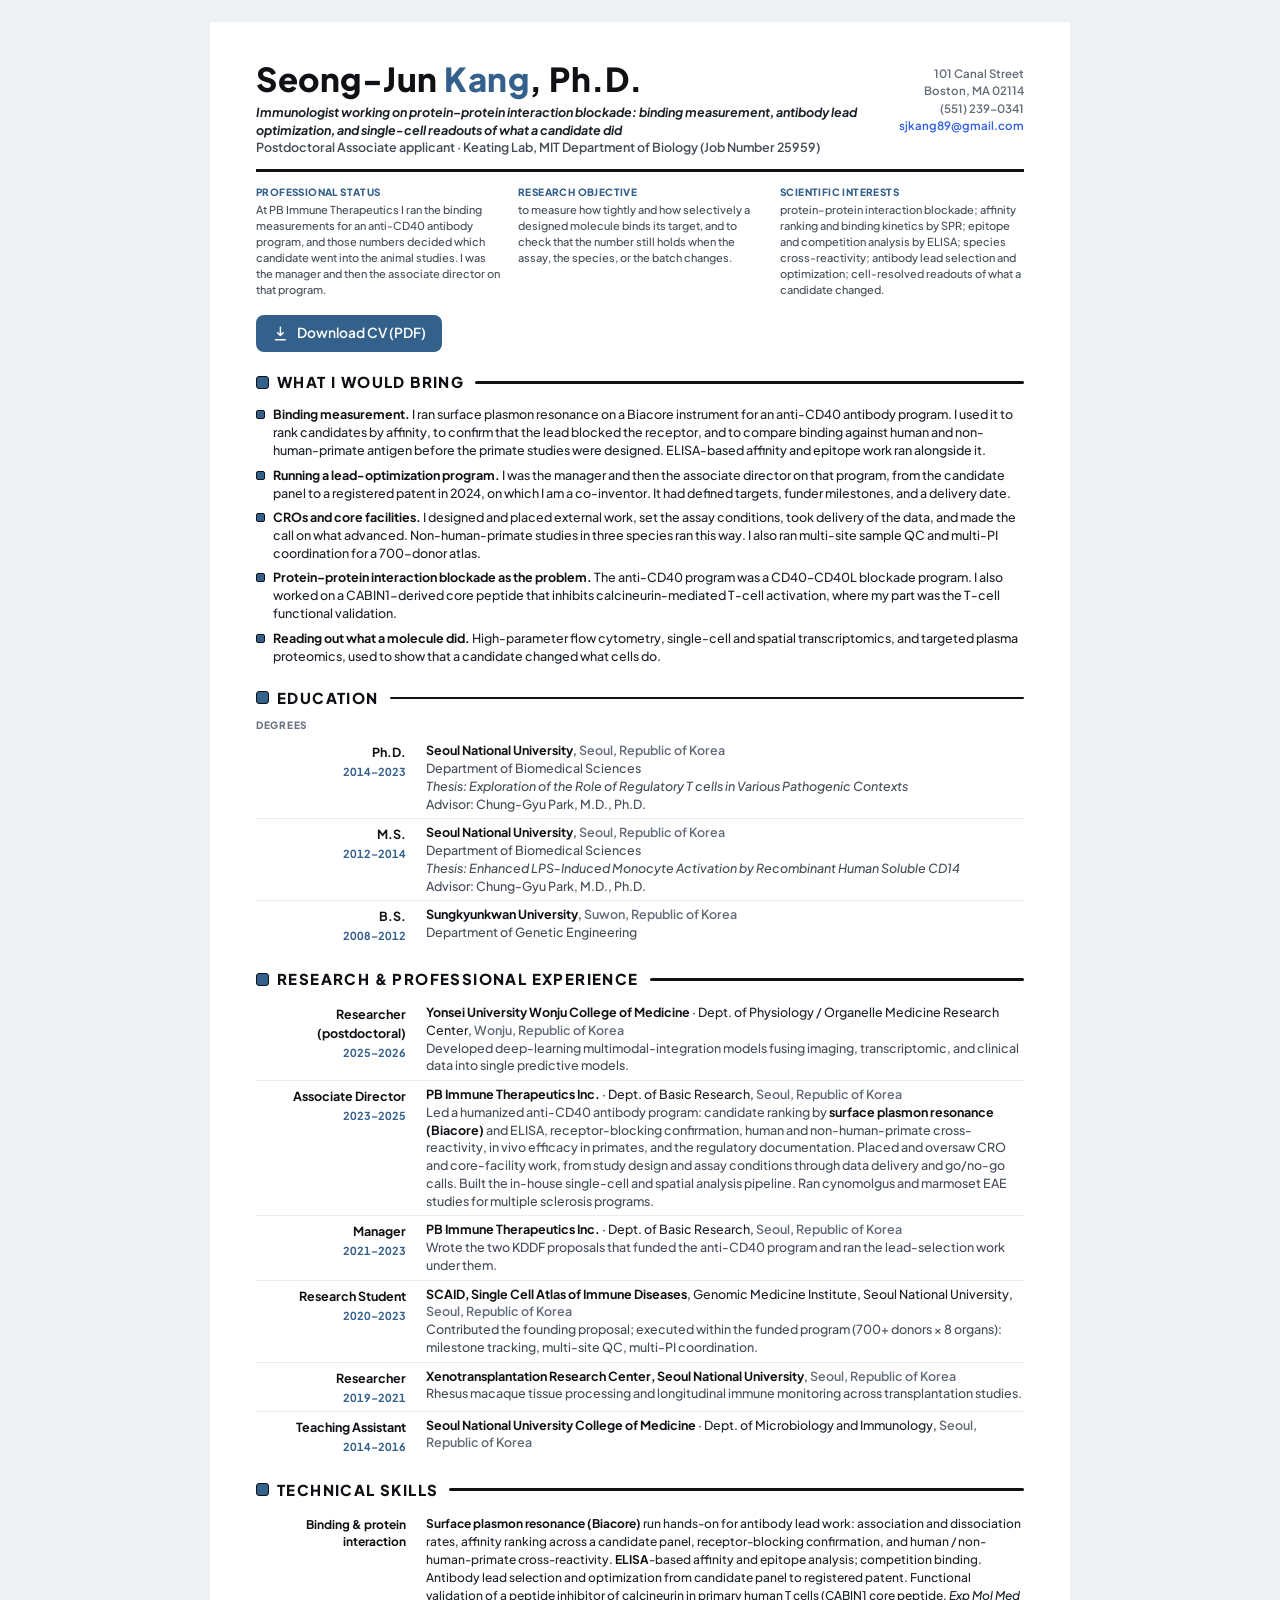
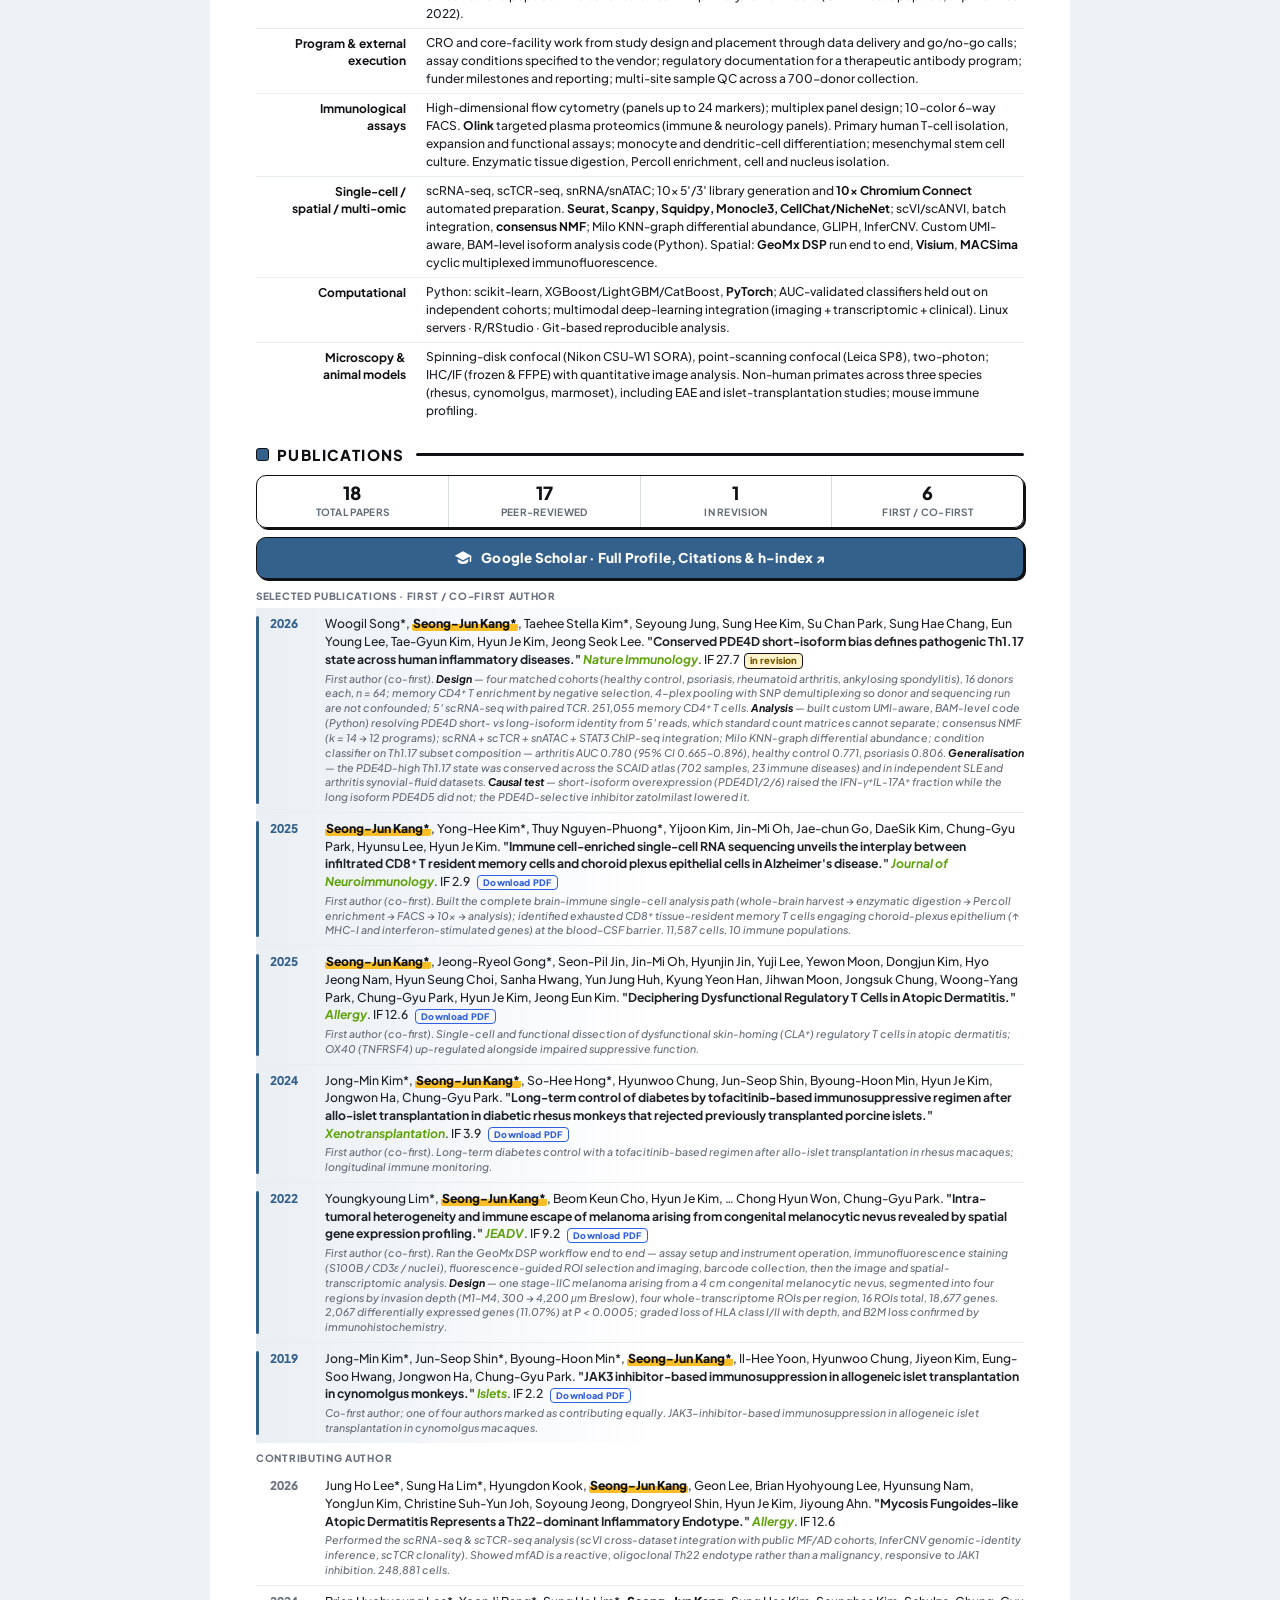
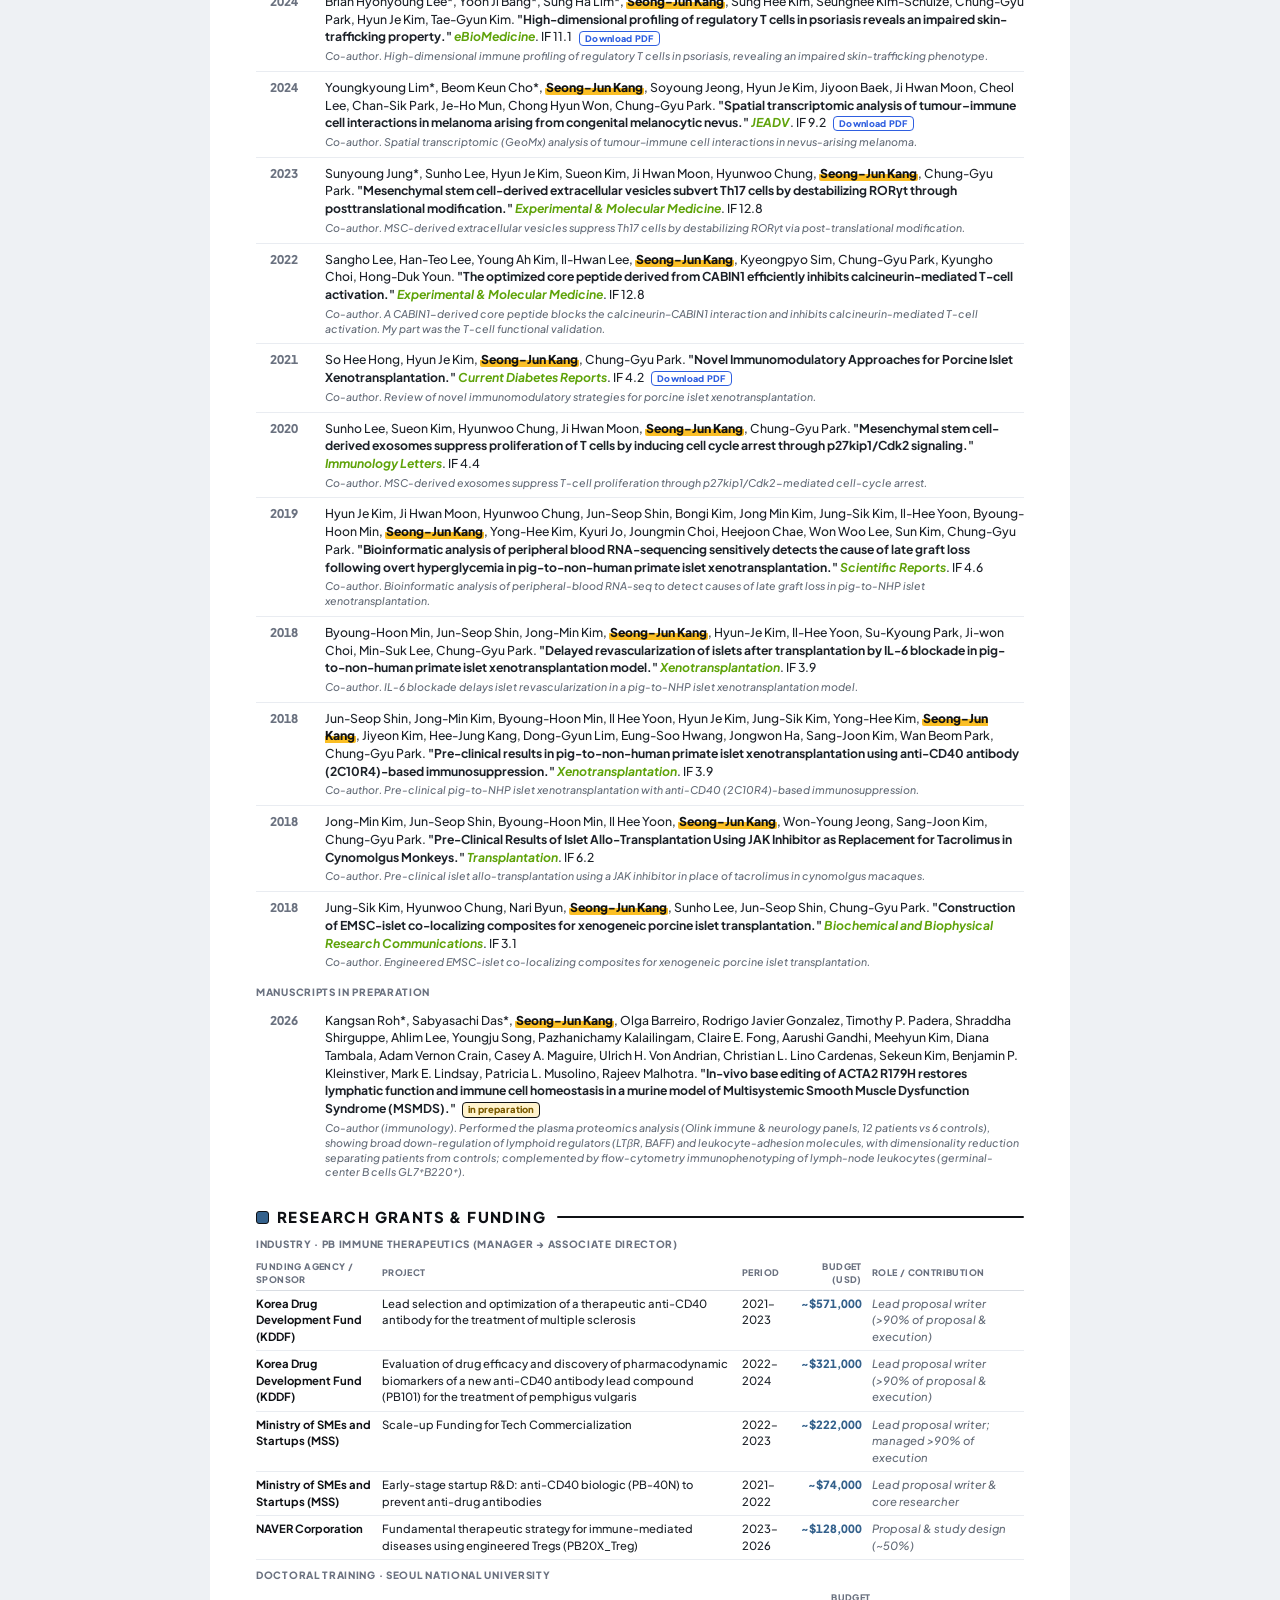
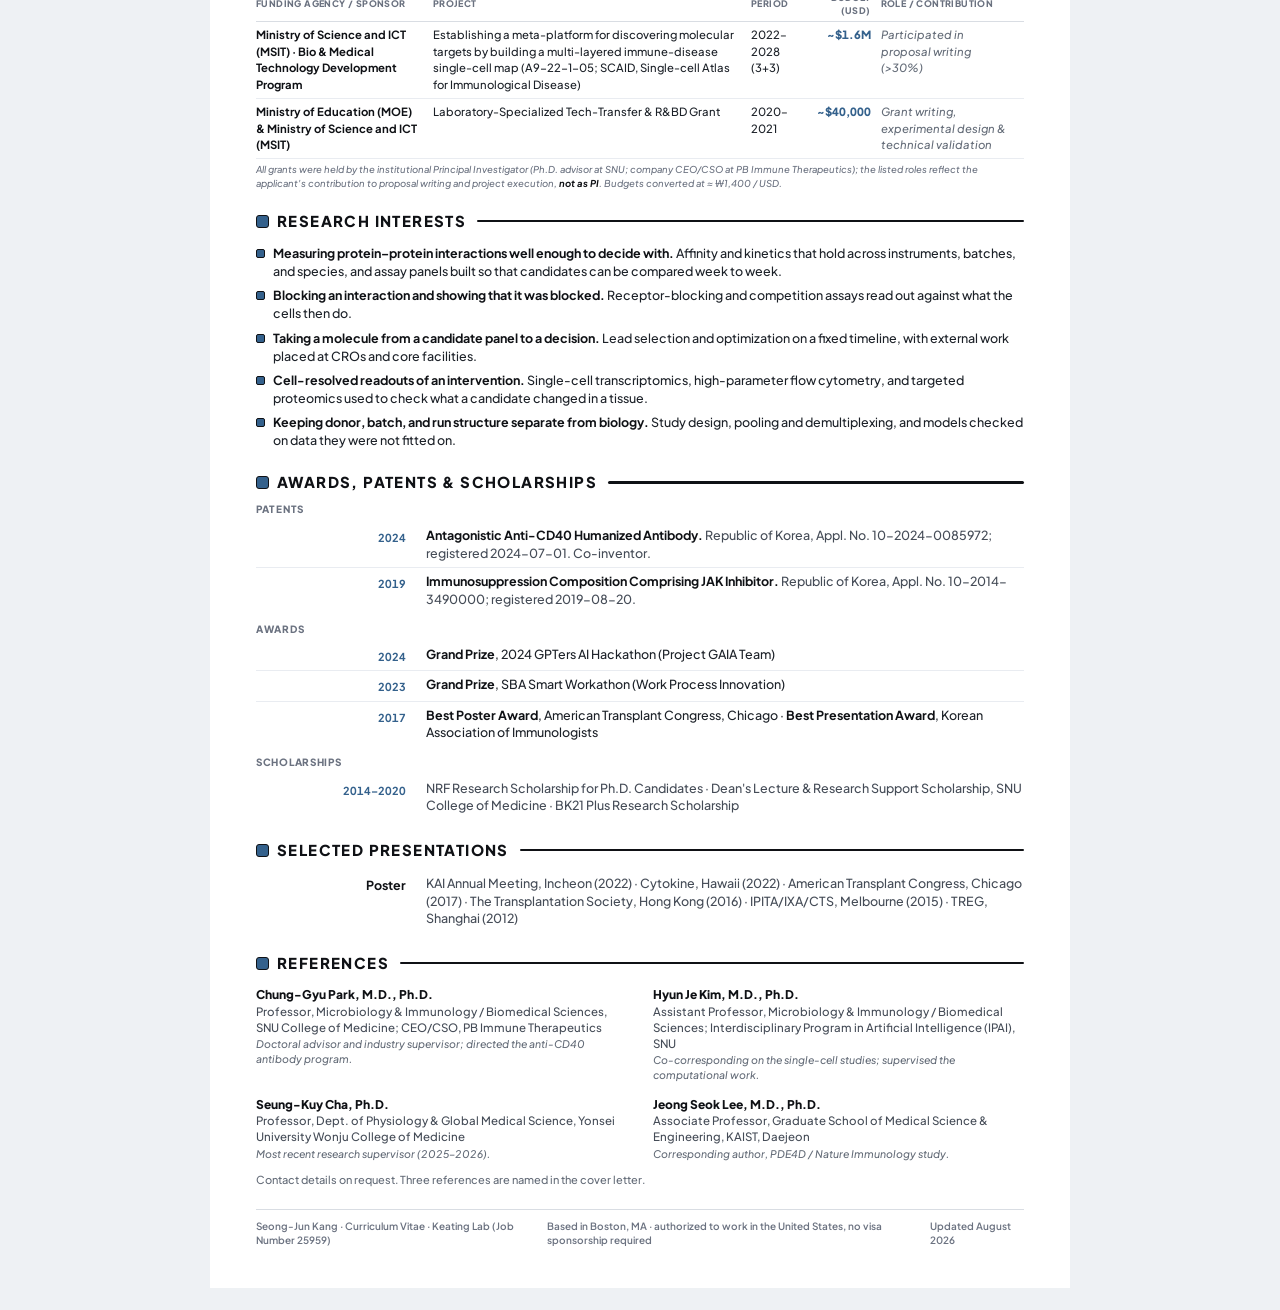
<file: keating/index.html>
<!doctype html>
<html lang="en">
<head>
<meta charset="utf-8">
<meta name="viewport" content="width=device-width, initial-scale=1">
<title>Seong-Jun Kang, Ph.D. · Curriculum Vitae · Keating Lab</title>

<!-- Favicon: brain emoji as inline SVG (no extra file, works in light/dark) -->
<link rel="icon" href="data:image/svg+xml,<svg xmlns='http://www.w3.org/2000/svg' viewBox='0 0 100 100'><text y='.9em' font-size='90'>%F0%9F%A7%A0</text></svg>">

<!-- Open Graph / link-preview card. This page lives at /keating/, so the URL is the
     subpage and not the site root. -->
<meta property="og:type" content="website">
<meta property="og:url" content="https://kangseongjun.com/keating/">
<meta property="og:title" content="Seong-Jun Kang, Ph.D. · Curriculum Vitae · Keating Lab">
<meta property="og:description" content="Immunologist working on protein–protein interaction blockade: binding measurement by SPR and ELISA, antibody lead optimization, and single-cell readouts. Postdoctoral Associate applicant, Keating Lab, MIT Department of Biology.">
<!-- The card image is rendered from THIS page, not from the site root. The root
     og-image.png is a screenshot of the CV addressed to a different lab, so an unfurl of
     this URL would have shown that lab's name over this page's title. -->
<meta property="og:image" content="https://kangseongjun.com/keating/og-image.png">
<meta property="og:image:width" content="1200">
<meta property="og:image:height" content="630">
<meta name="twitter:card" content="summary_large_image">
<meta name="twitter:title" content="Seong-Jun Kang, Ph.D. · Curriculum Vitae · Keating Lab">
<meta name="twitter:description" content="Immunologist working on protein–protein interaction blockade: binding measurement by SPR and ELISA, antibody lead optimization, and single-cell readouts. Postdoctoral Associate applicant, Keating Lab, MIT Department of Biology.">
<meta name="twitter:image" content="https://kangseongjun.com/keating/og-image.png">
<!-- Which source file this deployed copy was cut from. Bump it with every copy. -->
<meta name="generator" content="index_Keating_v2.0.0.html">

<link rel="preconnect" href="https://fonts.googleapis.com">
<link rel="preconnect" href="https://fonts.gstatic.com" crossorigin>
<link href="https://fonts.googleapis.com/css2?family=Plus+Jakarta+Sans:ital,wght@0,500;0,600;0,700;0,800;1,500;1,600;1,700&display=swap" rel="stylesheet">
<style>
/* CV_brainfish v7 · v3 clean ledger + v6 detailed year-column pubs · BLUE accent (name highlight = yellow, journal = green) */
:root{
  --lime:#a3e635; --lime-deep:#5fa30a; --carbon:#0f1115; --ink:#1c2128; --graphite:#454c57; --iron:#646c78;
  /* --slate carries the sublabels, table headers, publication years and the footnote,
     all of them small. At #9aa2af it measures 2.6:1 on white, under the 4.5:1 threshold. */
  --slate:#6b7280; --line:#d9dde3; --line-soft:#e9ecf1; --cobalt:#2f5fe0; --paper:#ffffff;
  --blue:#34618c; --yellow:#fbbf25;
  --font:"Plus Jakarta Sans",-apple-system,BlinkMacSystemFont,"Segoe UI",sans-serif;
}
*{box-sizing:border-box;margin:0;padding:0}
html{-webkit-print-color-adjust:exact;print-color-adjust:exact}
body{font-family:var(--font);color:var(--ink);background:#eef1f4;font-size:13px;line-height:1.46;font-weight:500}
.page{max-width:860px;background:var(--paper);padding:40px 46px 40px}
a{color:var(--cobalt);text-decoration:none}

/* ---------- shell ---------- */
/* The general CV runs the "Ask about this CV" panel beside the page. This version does
   not carry it. The panel answers from a corpus that has no record of the SPR and ELISA
   work this page is built on, so asked about it the widget answers that it cannot find
   it, and it volunteers a machine-learning claim this project has already ruled out.
   One column, no chat assets, no answer competing with the page. */
.shell{max-width:884px;margin:22px auto;padding:0 12px}
.cvpane{min-width:0}
.cv-download{
  display:inline-flex; align-items:center; justify-content:center; gap:.5rem;
  margin:13px 0 0; padding:.55rem 1rem;
  background:var(--blue); color:#fff; border-radius:8px;
  font-size:.86rem; font-weight:600; text-decoration:none;
  transition:background .15s;
}
/* A darker shade of the same accent on hover. color-mix keeps the hover in the same blue
   rather than jumping to the brighter --cobalt. */
.cv-download:hover{background:color-mix(in srgb, var(--blue) 82%, #000);}
.cv-download:focus-visible{outline:2.5px solid var(--cobalt);outline-offset:2px}
.cv-download svg{width:1.05rem; height:1.05rem; fill:none; stroke:currentColor; stroke-width:2; stroke-linecap:round; stroke-linejoin:round;}

b,strong{font-weight:700;color:var(--carbon)}
i,em{font-style:italic}

/* ---------- header ---------- */
.hgrid{display:flex;justify-content:space-between;align-items:flex-start;gap:24px;padding-bottom:12px;border-bottom:3px solid var(--carbon)}
.name{font-size:33px;font-weight:800;letter-spacing:.5px;line-height:1;color:var(--carbon)}
.name .accent{color:var(--blue)}
.titles{margin-top:9px;font-size:12.5px;color:var(--graphite);font-weight:600;line-height:1.4}
.titles .t-em{font-style:italic;font-weight:700;color:var(--ink)}
.hright{text-align:right;font-size:11.5px;color:var(--iron);font-weight:600;line-height:1.5;white-space:nowrap;padding-top:3px}
.hright .k{color:var(--cobalt)}

.summary3{display:grid;grid-template-columns:1fr 1fr 1fr;gap:18px;margin-top:13px;padding-bottom:4px}
.summary3 .col{font-size:11px;color:var(--graphite);line-height:1.45;font-weight:500}
.summary3 .slab{display:block;font-weight:800;font-size:10px;letter-spacing:.4px;text-transform:uppercase;color:var(--blue);margin-bottom:3px}

/* ---------- section headers ---------- */
.sec{margin-top:19px}
.sechdr{display:flex;align-items:center;gap:11px;margin-bottom:9px}
.sechdr h2{font-size:15px;font-weight:800;letter-spacing:1.4px;text-transform:uppercase;color:var(--carbon);white-space:nowrap;display:flex;align-items:center;gap:8px}
.sechdr h2::before{content:"";width:11px;height:11px;background:var(--blue);border:1.5px solid var(--carbon);border-radius:3px;display:inline-block}
.sechdr .rule{flex:1;height:2.5px;background:var(--carbon);border-radius:2px}
.sublbl{font-size:10px;font-weight:800;letter-spacing:.7px;text-transform:uppercase;color:var(--slate);margin:8px 0 5px}

/* ---------- ledger rows ---------- */
.row{display:grid;grid-template-columns:150px 1fr;gap:20px;padding:5px 0;break-inside:avoid}
.row .lab{text-align:right;padding-top:1px}
.row .lab .role{font-weight:700;font-size:12.5px;color:var(--carbon);line-height:1.25}
.row .lab .dt{display:block;font-size:11px;font-weight:700;color:var(--blue);font-variant-numeric:tabular-nums;margin-top:2px}
.row .lab .mini{display:block;font-size:10px;color:var(--slate);font-weight:600;font-style:italic;margin-top:3px}
.row .main{font-size:12.5px;color:var(--ink);line-height:1.42}
.row .main .org{font-weight:700;color:var(--carbon)}
.row .main .loc{color:var(--iron);font-weight:600}
.row .main .det{color:var(--graphite)}
.row .main .th{font-style:italic;color:var(--graphite)}
.row+.row{border-top:1px solid var(--line-soft)}

/* ---------- publications ---------- */
.pubstats{display:flex;flex-wrap:wrap;gap:0;border:1.5px solid var(--carbon);border-radius:10px;overflow:hidden;margin:2px 0 9px;box-shadow:2px 2px 0 var(--carbon)}
.pubstats .st{flex:1;min-width:120px;padding:8px 14px;border-right:1px solid var(--line);text-align:center}
.pubstats .st:last-child{border-right:none}
.pubstats .st b{display:block;font-size:18px;font-weight:800;color:var(--carbon);line-height:1}
.pubstats .st span{font-size:10px;font-weight:700;color:var(--iron);text-transform:uppercase;letter-spacing:.3px;margin-top:3px;display:block}
.pubkey{font-size:10.5px;color:var(--iron);font-style:italic;margin:0 0 8px}
/* Full width, and borrowing the border + hard shadow the stat card above it already uses,
   so the two read as one block. The shadow is what makes it look pressable: hover lifts it
   off the page, active pushes it into where the shadow was. */
.scholar-btn{display:flex;width:100%;align-items:center;justify-content:center;gap:9px;background:var(--blue);color:#fff;font-size:13.5px;font-weight:800;padding:10px 16px;border:1.5px solid var(--carbon);border-radius:10px;text-decoration:none;margin:2px 0 10px;letter-spacing:.2px;box-shadow:2px 2px 0 var(--carbon);transition:background .15s,transform .12s,box-shadow .12s}
.scholar-btn svg{flex-shrink:0}
.scholar-btn:hover{background:#27496b;transform:translate(-1px,-1px);box-shadow:3px 3px 0 var(--carbon)}
.scholar-btn:active{transform:translate(2px,2px);box-shadow:0 0 0 var(--carbon)}
.scholar-btn:focus-visible{outline:2.5px solid var(--cobalt);outline-offset:2px}
.granttbl{width:100%;border-collapse:collapse;margin:4px 0 4px;font-size:11.3px}
/* The industry table runs past a page break in print. Only a real thead repeats, and it
   only repeats with this display value; without it the second half of the table prints
   as unlabelled money. */
.granttbl thead{display:table-header-group}
.granttbl th{text-align:left;font-size:9px;font-weight:800;text-transform:uppercase;letter-spacing:.4px;color:var(--slate);border-bottom:1.5px solid var(--line);padding:3px 10px 4px 0}
.granttbl th.r,.granttbl td.bd{text-align:right}
.granttbl td{padding:5px 10px 5px 0;border-bottom:1px solid var(--line-soft);vertical-align:top}
.granttbl .ag{font-weight:700;color:var(--carbon)}
.granttbl .bd{font-weight:800;color:var(--blue);font-variant-numeric:tabular-nums;white-space:nowrap}
.granttbl .rl{color:var(--iron);font-style:italic}
.grantnote{font-size:9.5px;color:var(--slate);font-style:italic;margin-top:3px}

ol.pubs{list-style:none;counter-reset:pub}
ol.pubs li{position:relative;padding:6px 0 6px 30px;font-size:12px;line-height:1.45;break-inside:avoid;border-bottom:1px solid var(--line-soft)}
ol.pubs li:last-child{border-bottom:none}
ol.pubs li::before{counter-increment:pub;content:"["counter(pub)"]";position:absolute;left:0;top:6px;color:var(--slate);font-weight:700;font-size:11px;font-variant-numeric:tabular-nums}
ol.pubs li.pri{padding-left:34px}
ol.pubs li.pri::after{content:"";position:absolute;left:24px;top:8px;bottom:8px;width:3px;background:var(--lime);border-radius:2px}
.pubs .me{font-weight:800;color:var(--carbon);background:linear-gradient(180deg,transparent 58%,var(--lime) 58%);padding:0 1px;border-radius:2px}
.pubs .ttl{font-weight:700;color:var(--ink)}
.pubs .jr{font-style:italic;font-weight:700;color:var(--cobalt)}
.pubs .yr{color:var(--iron);font-weight:600}
.pubs .contrib{display:block;margin-top:3px;font-size:10.8px;color:var(--iron);font-style:italic;line-height:1.4}
.grouplbl{font-size:11px;font-weight:800;letter-spacing:.3px;color:var(--blue);font-style:italic;margin:11px 0 4px}
.publist{list-style:none;margin-top:2px}
.publist li{position:relative;padding:7px 0 7px 14px;border-bottom:1px solid var(--line-soft);font-size:12.2px;line-height:1.45;display:flex;gap:13px;align-items:baseline;break-inside:avoid}
.publist li:last-child{border-bottom:none}
.publist .yr{font-weight:800;font-size:12px;color:var(--slate);min-width:42px;font-variant-numeric:tabular-nums;flex-shrink:0}
.publist .ct{flex:1}
.publist li.pri{background:linear-gradient(90deg,rgba(52,97,140,.10),transparent 52%)}
.publist li.pri::before{content:"";position:absolute;left:0;top:8px;bottom:8px;width:3px;background:var(--blue);border-radius:2px}
.publist li.pri .yr{color:var(--blue)}
.publist .me{font-weight:800;color:var(--carbon);background:linear-gradient(180deg,transparent 55%,var(--yellow) 55%);padding:0 1px;border-radius:2px}
.publist .ttl{font-weight:700;color:var(--ink)}
.publist .jr{font-style:italic;font-weight:700;color:var(--lime-deep)}
.publist .rev{display:inline-block;font-size:9.5px;font-weight:800;color:#7a5a00;background:#fff3cd;border:1px solid var(--carbon);border-radius:4px;padding:0 5px;margin-left:4px}
.publist .contrib{display:block;margin-top:3px;font-size:10.6px;color:var(--iron);font-style:italic;line-height:1.4}
.pdf{display:inline-block;font-size:9px;font-weight:800;letter-spacing:.3px;color:var(--cobalt);border:1.2px solid var(--cobalt);border-radius:4px;padding:0 5px;margin-left:5px;text-decoration:none;vertical-align:middle}
.pdf:hover{background:var(--cobalt);color:#fff}
.th a{color:var(--cobalt);text-decoration:none;border-bottom:1px solid var(--cobalt)}

/* ---------- skills / interests / lists ---------- */
.skillrow{display:grid;grid-template-columns:150px 1fr;gap:20px;padding:5px 0;break-inside:avoid}
.skillrow+.skillrow{border-top:1px solid var(--line-soft)}
.skillrow .lab{text-align:right;font-weight:700;font-size:12px;color:var(--carbon);padding-top:1px}
.skillrow .items{font-size:12px;color:var(--ink);line-height:1.5}
.skillrow .items b{color:var(--carbon);font-weight:700}

.interest{list-style:none;font-size:12.5px}
.interest li{padding:3px 0 3px 17px;position:relative;line-height:1.45;color:var(--ink)}
.interest li::before{content:"";position:absolute;left:0;top:8px;width:7px;height:7px;background:var(--blue);border:1.4px solid var(--carbon);border-radius:2px}
.interest b{color:var(--carbon);font-weight:700}

.inline{font-size:12px;color:var(--ink);line-height:1.6}
.refgrid{display:grid;grid-template-columns:1fr 1fr;gap:6px 26px}
.refblk{font-size:11.5px;line-height:1.4;padding:4px 0}
.refblk .rn{font-weight:800;color:var(--carbon);font-size:12px}
.refblk .rr{color:var(--graphite);font-weight:500}
.refblk .rnote{font-style:italic;color:var(--iron);font-size:10.5px;margin-top:1px}

.foot{margin-top:20px;padding-top:9px;border-top:1px solid var(--line);font-size:10px;color:var(--slate);display:flex;justify-content:space-between;font-weight:600}

@media (max-width:680px){
  .summary3{grid-template-columns:1fr}.hgrid{flex-direction:column}.hright{text-align:left}
  .row,.skillrow{grid-template-columns:1fr;gap:2px}.row .lab,.skillrow .lab{text-align:left}.refgrid{grid-template-columns:1fr}
}
@media print{
  @page{size:Letter;margin:12mm 13mm}
  body{background:#fff;font-size:10.6px}
  /* This page's real job is still the PDF. The download button leaves no trace on paper. */
  .cv-download{display:none}
  .shell{display:block;max-width:none;margin:0;padding:0}
  .page{margin:0;max-width:none;padding:0;box-shadow:none}
  .sec{margin-top:13px}
  .sechdr,.row,.skillrow,ol.pubs li,.refblk{break-inside:avoid}
  /* break-inside alone let a heading sit alone at the foot of a page with its first entry
     on the next one. */
  .sechdr,.sublbl{break-after:avoid;page-break-after:avoid}
  .name{font-size:27px}
  /* This was position:fixed, which repeats the line on every sheet but pins it inside the
     page area, so on any full page it printed across the last entry. Pushing it into the
     page margin does not work either: Chrome clips fixed content at the page edge and the
     line disappeared from five of six pages. In flow it prints once, at the end, and never
     lands on anything. */
  .foot{position:static;margin-top:16px;padding-top:8px;border-top:1px solid var(--line-soft);break-inside:avoid}
}
</style>
</head>
<body>
<div class="shell">
<div class="cvpane">
<div class="page">

  <!-- ============ HEADER ============ -->
  <header>
    <div class="hgrid">
      <div class="hleft">
        <h1 class="name">Seong-Jun <span class="accent">Kang</span>, Ph.D.</h1>
        <div class="titles">
          <div class="t-em">Immunologist working on protein–protein interaction blockade: binding measurement, antibody lead optimization, and single-cell readouts of what a candidate did</div>
          <div>Postdoctoral Associate applicant · Keating Lab, MIT Department of Biology (Job Number 25959)</div>
        </div>
      </div>
      <div class="hright">
        101 Canal Street<br>Boston, MA 02114<br>(551) 239-0341<br><span class="k">sjkang89@gmail.com</span>
      </div>
    </div>
    <div class="summary3">
      <div class="col"><span class="slab">Professional status</span>At PB Immune Therapeutics I ran the binding measurements for an anti-CD40 antibody program, and those numbers decided which candidate went into the animal studies. I was the manager and then the associate director on that program.</div>
      <div class="col"><span class="slab">Research objective</span>to measure how tightly and how selectively a designed molecule binds its target, and to check that the number still holds when the assay, the species, or the batch changes.</div>
      <div class="col"><span class="slab">Scientific interests</span>protein–protein interaction blockade; affinity ranking and binding kinetics by SPR; epitope and competition analysis by ELISA; species cross-reactivity; antibody lead selection and optimization; cell-resolved readouts of what a candidate changed.</div>
    </div>
    <a class="cv-download" href="Seong-Jun-Kang-CV-Keating.pdf" download="Seong-Jun-Kang-CV-Keating.pdf">
      <svg viewBox="0 0 24 24" aria-hidden="true"><path d="M12 3v12m0 0l-4-4m4 4l4-4M5 21h14"/></svg>
      Download CV (PDF)
    </a>
  </header>

  <!-- ============ WHAT I WOULD BRING ============ -->
  <section class="sec">
    <div class="sechdr"><h2>What I Would Bring</h2><div class="rule"></div></div>
    <ul class="interest">
      <li><b>Binding measurement.</b> I ran surface plasmon resonance on a Biacore instrument for an anti-CD40 antibody program. I used it to rank candidates by affinity, to confirm that the lead blocked the receptor, and to compare binding against human and non-human-primate antigen before the primate studies were designed. ELISA-based affinity and epitope work ran alongside it.</li>
      <li><b>Running a lead-optimization program.</b> I was the manager and then the associate director on that program, from the candidate panel to a registered patent in 2024, on which I am a co-inventor. It had defined targets, funder milestones, and a delivery date.</li>
      <li><b>CROs and core facilities.</b> I designed and placed external work, set the assay conditions, took delivery of the data, and made the call on what advanced. Non-human-primate studies in three species ran this way. I also ran multi-site sample QC and multi-PI coordination for a 700-donor atlas.</li>
      <li><b>Protein–protein interaction blockade as the problem.</b> The anti-CD40 program was a CD40–CD40L blockade program. I also worked on a CABIN1-derived core peptide that inhibits calcineurin-mediated T-cell activation, where my part was the T-cell functional validation.</li>
      <li><b>Reading out what a molecule did.</b> High-parameter flow cytometry, single-cell and spatial transcriptomics, and targeted plasma proteomics, used to show that a candidate changed what cells do.</li>
    </ul>
  </section>

  <!-- ============ EDUCATION ============ -->
  <section class="sec">
    <div class="sechdr"><h2>Education</h2><div class="rule"></div></div>
    <div class="sublbl">Degrees</div>
    <div class="row">
      <div class="lab"><span class="role">Ph.D.</span><span class="dt">2014–2023</span></div>
      <div class="main"><span class="org">Seoul National University</span>, <span class="loc">Seoul, Republic of Korea</span><br><span class="det">Department of Biomedical Sciences</span><br><span class="th">Thesis: Exploration of the Role of Regulatory T cells in Various Pathogenic Contexts</span><br><span class="det">Advisor: Chung-Gyu Park, M.D., Ph.D.</span></div>
    </div>
    <div class="row">
      <div class="lab"><span class="role">M.S.</span><span class="dt">2012–2014</span></div>
      <div class="main"><span class="org">Seoul National University</span>, <span class="loc">Seoul, Republic of Korea</span><br><span class="det">Department of Biomedical Sciences</span><br><span class="th">Thesis: Enhanced LPS-Induced Monocyte Activation by Recombinant Human Soluble CD14</span><br><span class="det">Advisor: Chung-Gyu Park, M.D., Ph.D.</span></div>
    </div>
    <div class="row">
      <div class="lab"><span class="role">B.S.</span><span class="dt">2008–2012</span></div>
      <div class="main"><span class="org">Sungkyunkwan University</span>, <span class="loc">Suwon, Republic of Korea</span><br><span class="det">Department of Genetic Engineering</span></div>
    </div>
  </section>

  <!-- ============ RESEARCH & PROFESSIONAL EXPERIENCE ============ -->
  <section class="sec">
    <div class="sechdr"><h2>Research &amp; Professional Experience</h2><div class="rule"></div></div>
    <div class="row">
      <div class="lab"><span class="role">Researcher<br>(postdoctoral)</span><span class="dt">2025–2026</span></div>
      <div class="main"><span class="org">Yonsei University Wonju College of Medicine</span> · Dept. of Physiology / Organelle Medicine Research Center, <span class="loc">Wonju, Republic of Korea</span><br><span class="det">Developed deep-learning multimodal-integration models fusing imaging, transcriptomic, and clinical data into single predictive models.</span></div>
    </div>
    <div class="row">
      <div class="lab"><span class="role">Associate Director</span><span class="dt">2023–2025</span></div>
      <div class="main"><span class="org">PB Immune Therapeutics Inc.</span> · Dept. of Basic Research, <span class="loc">Seoul, Republic of Korea</span><br><span class="det">Led a humanized anti-CD40 antibody program: candidate ranking by <b>surface plasmon resonance (Biacore)</b> and ELISA, receptor-blocking confirmation, human and non-human-primate cross-reactivity, in vivo efficacy in primates, and the regulatory documentation. Placed and oversaw CRO and core-facility work, from study design and assay conditions through data delivery and go/no-go calls. Built the in-house single-cell and spatial analysis pipeline. Ran cynomolgus and marmoset EAE studies for multiple sclerosis programs.</span></div>
    </div>
    <div class="row">
      <div class="lab"><span class="role">Manager</span><span class="dt">2021–2023</span></div>
      <div class="main"><span class="org">PB Immune Therapeutics Inc.</span> · Dept. of Basic Research, <span class="loc">Seoul, Republic of Korea</span><br><span class="det">Wrote the two KDDF proposals that funded the anti-CD40 program and ran the lead-selection work under them.</span></div>
    </div>
    <div class="row">
      <div class="lab"><span class="role">Research Student</span><span class="dt">2020–2023</span></div>
      <div class="main"><span class="org">SCAID, Single Cell Atlas of Immune Diseases</span>, Genomic Medicine Institute, Seoul National University, <span class="loc">Seoul, Republic of Korea</span><br><span class="det">Contributed the founding proposal; executed within the funded program (700+ donors × 8 organs): milestone tracking, multi-site QC, multi-PI coordination.</span></div>
    </div>
    <div class="row">
      <div class="lab"><span class="role">Researcher</span><span class="dt">2019–2021</span></div>
      <div class="main"><span class="org">Xenotransplantation Research Center, Seoul National University</span>, <span class="loc">Seoul, Republic of Korea</span><br><span class="det">Rhesus macaque tissue processing and longitudinal immune monitoring across transplantation studies.</span></div>
    </div>
    <div class="row">
      <div class="lab"><span class="role">Teaching Assistant</span><span class="dt">2014–2016</span></div>
      <div class="main"><span class="org">Seoul National University College of Medicine</span> · Dept. of Microbiology and Immunology, <span class="loc">Seoul, Republic of Korea</span></div>
    </div>
  </section>

  <!-- ============ TECHNICAL SKILLS ============ -->
  <!-- Skills sit above the publication list on this version, because the posting asks for
       biophysical assays and CRO work first and for the publication record after. -->
  <section class="sec">
    <div class="sechdr"><h2>Technical Skills</h2><div class="rule"></div></div>
    <div class="skillrow">
      <div class="lab">Binding &amp; protein<br>interaction</div>
      <div class="items"><b>Surface plasmon resonance (Biacore)</b> run hands-on for antibody lead work: association and dissociation rates, affinity ranking across a candidate panel, receptor-blocking confirmation, and human / non-human-primate cross-reactivity. <b>ELISA</b>-based affinity and epitope analysis; competition binding. Antibody lead selection and optimization from candidate panel to registered patent. Functional validation of a peptide inhibitor of calcineurin in primary human T cells (CABIN1 core peptide, <i>Exp Mol Med</i> 2022).</div>
    </div>
    <div class="skillrow">
      <div class="lab">Program &amp; external<br>execution</div>
      <div class="items">CRO and core-facility work from study design and placement through data delivery and go/no-go calls; assay conditions specified to the vendor; regulatory documentation for a therapeutic antibody program; funder milestones and reporting; multi-site sample QC across a 700-donor collection.</div>
    </div>
    <div class="skillrow">
      <div class="lab">Immunological<br>assays</div>
      <div class="items">High-dimensional flow cytometry (panels up to 24 markers); multiplex panel design; 10-color 6-way FACS. <b>Olink</b> targeted plasma proteomics (immune &amp; neurology panels). Primary human T-cell isolation, expansion and functional assays; monocyte and dendritic-cell differentiation; mesenchymal stem cell culture. Enzymatic tissue digestion, Percoll enrichment, cell and nucleus isolation.</div>
    </div>
    <div class="skillrow">
      <div class="lab">Single-cell /<br>spatial / multi-omic</div>
      <div class="items">scRNA-seq, scTCR-seq, snRNA/snATAC; 10x 5′/3′ library generation and <b>10x Chromium Connect</b> automated preparation. <b>Seurat, Scanpy, Squidpy, Monocle3, CellChat/NicheNet</b>; scVI/scANVI, batch integration, <b>consensus NMF</b>; Milo KNN-graph differential abundance, GLIPH, InferCNV. Custom UMI-aware, BAM-level isoform analysis code (Python). Spatial: <b>GeoMx DSP</b> run end to end, <b>Visium</b>, <b>MACSima</b> cyclic multiplexed immunofluorescence.</div>
    </div>
    <div class="skillrow">
      <div class="lab">Computational</div>
      <div class="items">Python: scikit-learn, XGBoost/LightGBM/CatBoost, <b>PyTorch</b>; AUC-validated classifiers held out on independent cohorts; multimodal deep-learning integration (imaging + transcriptomic + clinical). Linux servers · R/RStudio · Git-based reproducible analysis.</div>
    </div>
    <div class="skillrow">
      <div class="lab">Microscopy &amp;<br>animal models</div>
      <div class="items">Spinning-disk confocal (Nikon CSU-W1 SORA), point-scanning confocal (Leica SP8), two-photon; IHC/IF (frozen &amp; FFPE) with quantitative image analysis. Non-human primates across three species (rhesus, cynomolgus, marmoset), including EAE and islet-transplantation studies; mouse immune profiling.</div>
    </div>
  </section>

  <!-- ============ PUBLICATIONS ============ -->
  <section class="sec">
    <div class="sechdr"><h2>Publications</h2><div class="rule"></div></div>
    <div class="pubstats">
      <div class="st"><b>18</b><span>Total papers</span></div>
      <div class="st"><b>17</b><span>Peer-reviewed</span></div>
      <div class="st"><b>1</b><span>In revision</span></div>
      <div class="st"><b>6</b><span>First / co-first</span></div>
    </div>
    <a class="scholar-btn" href="https://scholar.google.com/citations?hl=ko&amp;user=tMsQgs8AAAAJ" target="_blank" rel="noopener"><svg viewBox="0 0 24 24" width="18" height="18" fill="currentColor" aria-hidden="true"><path d="M12 3L1 9l11 6 9-4.91V17h2V9L12 3zM5 13.18v3.5c0 1.52 3.13 3.32 7 3.32s7-1.8 7-3.32v-3.5l-7 3.82-7-3.82z"/></svg>Google Scholar · Full Profile, Citations &amp; h-index ↗</a>
    <div class="sublbl" style="margin-top:4px">Selected Publications · First / Co-first Author</div>
    <ul class="publist">
      <li class="pri"><span class="yr">2026</span><span class="ct">Woogil Song*, <span class="me">Seong-Jun Kang*</span>, Taehee Stella Kim*, Seyoung Jung, Sung Hee Kim, Su Chan Park, Sung Hae Chang, Eun Young Lee, Tae-Gyun Kim, Hyun Je Kim, Jeong Seok Lee. <span class="ttl">"Conserved PDE4D short-isoform bias defines pathogenic Th1.17 state across human inflammatory diseases."</span> <span class="jr">Nature Immunology</span>. IF 27.7<span class="rev">in revision</span><span class="contrib">First author (co-first). <b>Design</b> — four matched cohorts (healthy control, psoriasis, rheumatoid arthritis, ankylosing spondylitis), 16 donors each, n = 64; memory CD4⁺ T enrichment by negative selection, 4-plex pooling with SNP demultiplexing so donor and sequencing run are not confounded; 5′ scRNA-seq with paired TCR. 251,055 memory CD4⁺ T cells. <b>Analysis</b> — built custom UMI-aware, BAM-level code (Python) resolving PDE4D short- vs long-isoform identity from 5′ reads, which standard count matrices cannot separate; consensus NMF (k = 14 → 12 programs); scRNA + scTCR + snATAC + STAT3 ChIP-seq integration; Milo KNN-graph differential abundance; condition classifier on Th1.17 subset composition — arthritis AUC 0.780 (95% CI 0.665–0.896), healthy control 0.771, psoriasis 0.806. <b>Generalisation</b> — the PDE4D-high Th1.17 state was conserved across the SCAID atlas (702 samples, 23 immune diseases) and in independent SLE and arthritis synovial-fluid datasets. <b>Causal test</b> — short-isoform overexpression (PDE4D1/2/6) raised the IFN-γ⁺IL-17A⁺ fraction while the long isoform PDE4D5 did not; the PDE4D-selective inhibitor zatolmilast lowered it.</span></span></li>
      <li class="pri"><span class="yr">2025</span><span class="ct"><span class="me">Seong-Jun Kang*</span>, Yong-Hee Kim*, Thuy Nguyen-Phuong*, Yijoon Kim, Jin-Mi Oh, Jae-chun Go, DaeSik Kim, Chung-Gyu Park, Hyunsu Lee, Hyun Je Kim. <span class="ttl">"Immune cell-enriched single-cell RNA sequencing unveils the interplay between infiltrated CD8⁺ T resident memory cells and choroid plexus epithelial cells in Alzheimer's disease."</span> <span class="jr">Journal of Neuroimmunology</span>. IF 2.9 <a class="pdf" href="../papers/2025_JNI_Alzheimer_scRNAseq.pdf">Download PDF</a><span class="contrib">First author (co-first). Built the complete brain-immune single-cell analysis path (whole-brain harvest → enzymatic digestion → Percoll enrichment → FACS → 10x → analysis); identified exhausted CD8⁺ tissue-resident memory T cells engaging choroid-plexus epithelium (↑ MHC-I and interferon-stimulated genes) at the blood–CSF barrier. 11,587 cells, 10 immune populations.</span></span></li>
      <li class="pri"><span class="yr">2025</span><span class="ct"><span class="me">Seong-Jun Kang*</span>, Jeong-Ryeol Gong*, Seon-Pil Jin, Jin-Mi Oh, Hyunjin Jin, Yuji Lee, Yewon Moon, Dongjun Kim, Hyo Jeong Nam, Hyun Seung Choi, Sanha Hwang, Yun Jung Huh, Kyung Yeon Han, Jihwan Moon, Jongsuk Chung, Woong-Yang Park, Chung-Gyu Park, Hyun Je Kim, Jeong Eun Kim. <span class="ttl">"Deciphering Dysfunctional Regulatory T Cells in Atopic Dermatitis."</span> <span class="jr">Allergy</span>. IF 12.6 <a class="pdf" href="../papers/2025_Allergy_AD_Treg.pdf">Download PDF</a><span class="contrib">First author (co-first). Single-cell and functional dissection of dysfunctional skin-homing (CLA⁺) regulatory T cells in atopic dermatitis; OX40 (TNFRSF4) up-regulated alongside impaired suppressive function.</span></span></li>
      <li class="pri"><span class="yr">2024</span><span class="ct">Jong-Min Kim*, <span class="me">Seong-Jun Kang*</span>, So-Hee Hong*, Hyunwoo Chung, Jun-Seop Shin, Byoung-Hoon Min, Hyun Je Kim, Jongwon Ha, Chung-Gyu Park. <span class="ttl">"Long-term control of diabetes by tofacitinib-based immunosuppressive regimen after allo-islet transplantation in diabetic rhesus monkeys that rejected previously transplanted porcine islets."</span> <span class="jr">Xenotransplantation</span>. IF 3.9 <a class="pdf" href="../papers/2024_Xenotransplantation_tofacitinib.pdf">Download PDF</a><span class="contrib">First author (co-first). Long-term diabetes control with a tofacitinib-based regimen after allo-islet transplantation in rhesus macaques; longitudinal immune monitoring.</span></span></li>
      <li class="pri"><span class="yr">2022</span><span class="ct">Youngkyoung Lim*, <span class="me">Seong-Jun Kang*</span>, Beom Keun Cho, Hyun Je Kim, … Chong Hyun Won, Chung-Gyu Park. <span class="ttl">"Intra-tumoral heterogeneity and immune escape of melanoma arising from congenital melanocytic nevus revealed by spatial gene expression profiling."</span> <span class="jr">JEADV</span>. IF 9.2 <a class="pdf" href="../papers/2022_JEADV_melanoma_spatial.pdf">Download PDF</a><span class="contrib">First author (co-first). Ran the GeoMx DSP workflow end to end — assay setup and instrument operation, immunofluorescence staining (S100B / CD3ε / nuclei), fluorescence-guided ROI selection and imaging, barcode collection, then the image and spatial-transcriptomic analysis. <b>Design</b> — one stage-IIC melanoma arising from a 4 cm congenital melanocytic nevus, segmented into four regions by invasion depth (M1–M4, 300 → 4,200 μm Breslow), four whole-transcriptome ROIs per region, 16 ROIs total, 18,677 genes. 2,067 differentially expressed genes (11.07%) at P &lt; 0.0005; graded loss of HLA class I/II with depth, and B2M loss confirmed by immunohistochemistry.</span></span></li>
      <li class="pri"><span class="yr">2019</span><span class="ct">Jong-Min Kim*, Jun-Seop Shin*, Byoung-Hoon Min*, <span class="me">Seong-Jun Kang*</span>, Il-Hee Yoon, Hyunwoo Chung, Jiyeon Kim, Eung-Soo Hwang, Jongwon Ha, Chung-Gyu Park. <span class="ttl">"JAK3 inhibitor-based immunosuppression in allogeneic islet transplantation in cynomolgus monkeys."</span> <span class="jr">Islets</span>. IF 2.2 <a class="pdf" href="../papers/2019_Islets_JAK3_isletTx.pdf">Download PDF</a><span class="contrib">Co-first author; one of four authors marked as contributing equally. JAK3-inhibitor-based immunosuppression in allogeneic islet transplantation in cynomolgus macaques.</span></span></li>
    </ul>
    <div class="sublbl">Contributing Author</div>
    <ul class="publist">
      <li><span class="yr">2026</span><span class="ct">Jung Ho Lee*, Sung Ha Lim*, Hyungdon Kook, <span class="me">Seong-Jun Kang</span>, Geon Lee, Brian Hyohyoung Lee, Hyunsung Nam, YongJun Kim, Christine Suh-Yun Joh, Soyoung Jeong, Dongryeol Shin, Hyun Je Kim, Jiyoung Ahn. <span class="ttl">"Mycosis Fungoides-like Atopic Dermatitis Represents a Th22-dominant Inflammatory Endotype."</span> <span class="jr">Allergy</span>. IF 12.6<span class="contrib">Performed the scRNA-seq &amp; scTCR-seq analysis (scVI cross-dataset integration with public MF/AD cohorts, InferCNV genomic-identity inference, scTCR clonality). Showed mfAD is a reactive, oligoclonal Th22 endotype rather than a malignancy, responsive to JAK1 inhibition. 248,881 cells.</span></span></li>
      <li><span class="yr">2024</span><span class="ct">Brian Hyohyoung Lee*, Yoon Ji Bang*, Sung Ha Lim*, <span class="me">Seong-Jun Kang</span>, Sung Hee Kim, Seunghee Kim-Schulze, Chung-Gyu Park, Hyun Je Kim, Tae-Gyun Kim. <span class="ttl">"High-dimensional profiling of regulatory T cells in psoriasis reveals an impaired skin-trafficking property."</span> <span class="jr">eBioMedicine</span>. IF 11.1 <a class="pdf" href="../papers/2024_eBioMedicine_psoriasis_Treg.pdf">Download PDF</a><span class="contrib">Co-author. High-dimensional immune profiling of regulatory T cells in psoriasis, revealing an impaired skin-trafficking phenotype.</span></span></li>
      <li><span class="yr">2024</span><span class="ct">Youngkyoung Lim*, Beom Keun Cho*, <span class="me">Seong-Jun Kang</span>, Soyoung Jeong, Hyun Je Kim, Jiyoon Baek, Ji Hwan Moon, Cheol Lee, Chan-Sik Park, Je-Ho Mun, Chong Hyun Won, Chung-Gyu Park. <span class="ttl">"Spatial transcriptomic analysis of tumour–immune cell interactions in melanoma arising from congenital melanocytic nevus."</span> <span class="jr">JEADV</span>. IF 9.2 <a class="pdf" href="../papers/2024_JEADV_melanoma_immune.pdf">Download PDF</a><span class="contrib">Co-author. Spatial transcriptomic (GeoMx) analysis of tumour–immune cell interactions in nevus-arising melanoma.</span></span></li>
      <li><span class="yr">2023</span><span class="ct">Sunyoung Jung*, Sunho Lee, Hyun Je Kim, Sueon Kim, Ji Hwan Moon, Hyunwoo Chung, <span class="me">Seong-Jun Kang</span>, Chung-Gyu Park. <span class="ttl">"Mesenchymal stem cell-derived extracellular vesicles subvert Th17 cells by destabilizing RORγt through posttranslational modification."</span> <span class="jr">Experimental &amp; Molecular Medicine</span>. IF 12.8<span class="contrib">Co-author. MSC-derived extracellular vesicles suppress Th17 cells by destabilizing RORγt via post-translational modification.</span></span></li>
      <li><span class="yr">2022</span><span class="ct">Sangho Lee, Han-Teo Lee, Young Ah Kim, Il-Hwan Lee, <span class="me">Seong-Jun Kang</span>, Kyeongpyo Sim, Chung-Gyu Park, Kyungho Choi, Hong-Duk Youn. <span class="ttl">"The optimized core peptide derived from CABIN1 efficiently inhibits calcineurin-mediated T-cell activation."</span> <span class="jr">Experimental &amp; Molecular Medicine</span>. IF 12.8<span class="contrib">Co-author. A CABIN1-derived core peptide blocks the calcineurin–CABIN1 interaction and inhibits calcineurin-mediated T-cell activation. My part was the T-cell functional validation.</span></span></li>
      <li><span class="yr">2021</span><span class="ct">So Hee Hong, Hyun Je Kim, <span class="me">Seong-Jun Kang</span>, Chung-Gyu Park. <span class="ttl">"Novel Immunomodulatory Approaches for Porcine Islet Xenotransplantation."</span> <span class="jr">Current Diabetes Reports</span>. IF 4.2 <a class="pdf" href="../papers/2021_CurrDiabRep_xeno_review.pdf">Download PDF</a><span class="contrib">Co-author. Review of novel immunomodulatory strategies for porcine islet xenotransplantation.</span></span></li>
      <li><span class="yr">2020</span><span class="ct">Sunho Lee, Sueon Kim, Hyunwoo Chung, Ji Hwan Moon, <span class="me">Seong-Jun Kang</span>, Chung-Gyu Park. <span class="ttl">"Mesenchymal stem cell-derived exosomes suppress proliferation of T cells by inducing cell cycle arrest through p27kip1/Cdk2 signaling."</span> <span class="jr">Immunology Letters</span>. IF 4.4<span class="contrib">Co-author. MSC-derived exosomes suppress T-cell proliferation through p27kip1/Cdk2-mediated cell-cycle arrest.</span></span></li>
      <li><span class="yr">2019</span><span class="ct">Hyun Je Kim, Ji Hwan Moon, Hyunwoo Chung, Jun-Seop Shin, Bongi Kim, Jong Min Kim, Jung-Sik Kim, Il-Hee Yoon, Byoung-Hoon Min, <span class="me">Seong-Jun Kang</span>, Yong-Hee Kim, Kyuri Jo, Joungmin Choi, Heejoon Chae, Won Woo Lee, Sun Kim, Chung-Gyu Park. <span class="ttl">"Bioinformatic analysis of peripheral blood RNA-sequencing sensitively detects the cause of late graft loss following overt hyperglycemia in pig-to-non-human primate islet xenotransplantation."</span> <span class="jr">Scientific Reports</span>. IF 4.6<span class="contrib">Co-author. Bioinformatic analysis of peripheral-blood RNA-seq to detect causes of late graft loss in pig-to-NHP islet xenotransplantation.</span></span></li>
      <li><span class="yr">2018</span><span class="ct">Byoung-Hoon Min, Jun-Seop Shin, Jong-Min Kim, <span class="me">Seong-Jun Kang</span>, Hyun-Je Kim, Il-Hee Yoon, Su-Kyoung Park, Ji-won Choi, Min-Suk Lee, Chung-Gyu Park. <span class="ttl">"Delayed revascularization of islets after transplantation by IL-6 blockade in pig-to-non-human primate islet xenotransplantation model."</span> <span class="jr">Xenotransplantation</span>. IF 3.9<span class="contrib">Co-author. IL-6 blockade delays islet revascularization in a pig-to-NHP islet xenotransplantation model.</span></span></li>
      <li><span class="yr">2018</span><span class="ct">Jun-Seop Shin, Jong-Min Kim, Byoung-Hoon Min, Il Hee Yoon, Hyun Je Kim, Jung-Sik Kim, Yong-Hee Kim, <span class="me">Seong-Jun Kang</span>, Jiyeon Kim, Hee-Jung Kang, Dong-Gyun Lim, Eung-Soo Hwang, Jongwon Ha, Sang-Joon Kim, Wan Beom Park, Chung-Gyu Park. <span class="ttl">"Pre-clinical results in pig-to-non-human primate islet xenotransplantation using anti-CD40 antibody (2C10R4)-based immunosuppression."</span> <span class="jr">Xenotransplantation</span>. IF 3.9<span class="contrib">Co-author. Pre-clinical pig-to-NHP islet xenotransplantation with anti-CD40 (2C10R4)-based immunosuppression.</span></span></li>
      <li><span class="yr">2018</span><span class="ct">Jong-Min Kim, Jun-Seop Shin, Byoung-Hoon Min, Il Hee Yoon, <span class="me">Seong-Jun Kang</span>, Won-Young Jeong, Sang-Joon Kim, Chung-Gyu Park. <span class="ttl">"Pre-Clinical Results of Islet Allo-Transplantation Using JAK Inhibitor as Replacement for Tacrolimus in Cynomolgus Monkeys."</span> <span class="jr">Transplantation</span>. IF 6.2<span class="contrib">Co-author. Pre-clinical islet allo-transplantation using a JAK inhibitor in place of tacrolimus in cynomolgus macaques.</span></span></li>
      <li><span class="yr">2018</span><span class="ct">Jung-Sik Kim, Hyunwoo Chung, Nari Byun, <span class="me">Seong-Jun Kang</span>, Sunho Lee, Jun-Seop Shin, Chung-Gyu Park. <span class="ttl">"Construction of EMSC-islet co-localizing composites for xenogeneic porcine islet transplantation."</span> <span class="jr">Biochemical and Biophysical Research Communications</span>. IF 3.1<span class="contrib">Co-author. Engineered EMSC-islet co-localizing composites for xenogeneic porcine islet transplantation.</span></span></li>
    </ul>
    <div class="sublbl">Manuscripts in Preparation</div>
    <ul class="publist">
      <li><span class="yr">2026</span><span class="ct">Kangsan Roh*, Sabyasachi Das*, <span class="me">Seong-Jun Kang</span>, Olga Barreiro, Rodrigo Javier Gonzalez, Timothy P. Padera, Shraddha Shirguppe, Ahlim Lee, Youngju Song, Pazhanichamy Kalailingam, Claire E. Fong, Aarushi Gandhi, Meehyun Kim, Diana Tambala, Adam Vernon Crain, Casey A. Maguire, Ulrich H. Von Andrian, Christian L. Lino Cardenas, Sekeun Kim, Benjamin P. Kleinstiver, Mark E. Lindsay, Patricia L. Musolino, Rajeev Malhotra. <span class="ttl">"In-vivo base editing of ACTA2 R179H restores lymphatic function and immune cell homeostasis in a murine model of Multisystemic Smooth Muscle Dysfunction Syndrome (MSMDS)."</span> <span class="rev">in preparation</span><span class="contrib">Co-author (immunology). Performed the plasma proteomics analysis (Olink immune &amp; neurology panels, 12 patients vs 6 controls), showing broad down-regulation of lymphoid regulators (LTβR, BAFF) and leukocyte-adhesion molecules, with dimensionality reduction separating patients from controls; complemented by flow-cytometry immunophenotyping of lymph-node leukocytes (germinal-center B cells GL7⁺B220⁺).</span></span></li>
    </ul>
  </section>

  <!-- ============ RESEARCH GRANTS & FUNDING ============ -->
  <section class="sec">
    <div class="sechdr"><h2>Research Grants &amp; Funding</h2><div class="rule"></div></div>
    <div class="sublbl">Industry · PB Immune Therapeutics (Manager → Associate Director)</div>
    <table class="granttbl">
      <thead><tr><th scope="col">Funding Agency / Sponsor</th><th scope="col">Project</th><th scope="col">Period</th><th scope="col" class="r">Budget (USD)</th><th scope="col">Role / Contribution</th></tr></thead><tbody>
      <tr><td class="ag">Korea Drug Development Fund (KDDF)</td><td>Lead selection and optimization of a therapeutic anti-CD40 antibody for the treatment of multiple sclerosis</td><td>2021–2023</td><td class="bd">~$571,000</td><td class="rl">Lead proposal writer (&gt;90% of proposal &amp; execution)</td></tr>
      <tr><td class="ag">Korea Drug Development Fund (KDDF)</td><td>Evaluation of drug efficacy and discovery of pharmacodynamic biomarkers of a new anti-CD40 antibody lead compound (PB101) for the treatment of pemphigus vulgaris</td><td>2022–2024</td><td class="bd">~$321,000</td><td class="rl">Lead proposal writer (&gt;90% of proposal &amp; execution)</td></tr>
      <tr><td class="ag">Ministry of SMEs and Startups (MSS)</td><td>Scale-up Funding for Tech Commercialization</td><td>2022–2023</td><td class="bd">~$222,000</td><td class="rl">Lead proposal writer; managed &gt;90% of execution</td></tr>
      <tr><td class="ag">Ministry of SMEs and Startups (MSS)</td><td>Early-stage startup R&amp;D: anti-CD40 biologic (PB-40N) to prevent anti-drug antibodies</td><td>2021–2022</td><td class="bd">~$74,000</td><td class="rl">Lead proposal writer &amp; core researcher</td></tr>
      <tr><td class="ag">NAVER Corporation</td><td>Fundamental therapeutic strategy for immune-mediated diseases using engineered Tregs (PB20X_Treg)</td><td>2023–2026</td><td class="bd">~$128,000</td><td class="rl">Proposal &amp; study design (~50%)</td></tr>
    </tbody></table>
    <div class="sublbl">Doctoral training · Seoul National University</div>
    <table class="granttbl">
      <thead><tr><th scope="col">Funding Agency / Sponsor</th><th scope="col">Project</th><th scope="col">Period</th><th scope="col" class="r">Budget (USD)</th><th scope="col">Role / Contribution</th></tr></thead><tbody>
      <tr><td class="ag">Ministry of Science and ICT (MSIT) · Bio &amp; Medical Technology Development Program</td><td>Establishing a meta-platform for discovering molecular targets by building a multi-layered immune-disease single-cell map (A9-22-1-05; SCAID, Single-cell Atlas for Immunological Disease)</td><td>2022–2028 (3+3)</td><td class="bd">~$1.6M</td><td class="rl">Participated in proposal writing (&gt;30%)</td></tr>
      <tr><td class="ag">Ministry of Education (MOE) &amp; Ministry of Science and ICT (MSIT)</td><td>Laboratory-Specialized Tech-Transfer &amp; R&amp;BD Grant</td><td>2020–2021</td><td class="bd">~$40,000</td><td class="rl">Grant writing, experimental design &amp; technical validation</td></tr>
    </tbody></table>
    <div class="grantnote">All grants were held by the institutional Principal Investigator (Ph.D. advisor at SNU; company CEO/CSO at PB Immune Therapeutics); the listed roles reflect the applicant's contribution to proposal writing and project execution, <b>not as PI</b>. Budgets converted at ≈ ₩1,400 / USD.</div>
  </section>

  <!-- ============ RESEARCH INTERESTS ============ -->
  <section class="sec">
    <div class="sechdr"><h2>Research Interests</h2><div class="rule"></div></div>
    <ul class="interest">
      <li><b>Measuring protein–protein interactions well enough to decide with.</b> Affinity and kinetics that hold across instruments, batches, and species, and assay panels built so that candidates can be compared week to week.</li>
      <li><b>Blocking an interaction and showing that it was blocked.</b> Receptor-blocking and competition assays read out against what the cells then do.</li>
      <li><b>Taking a molecule from a candidate panel to a decision.</b> Lead selection and optimization on a fixed timeline, with external work placed at CROs and core facilities.</li>
      <li><b>Cell-resolved readouts of an intervention.</b> Single-cell transcriptomics, high-parameter flow cytometry, and targeted proteomics used to check what a candidate changed in a tissue.</li>
      <li><b>Keeping donor, batch, and run structure separate from biology.</b> Study design, pooling and demultiplexing, and models checked on data they were not fitted on.</li>
    </ul>
  </section>

  <!-- ============ AWARDS, PATENTS & SCHOLARSHIPS ============ -->
  <section class="sec">
    <div class="sechdr"><h2>Awards, Patents &amp; Scholarships</h2><div class="rule"></div></div>
    <div class="sublbl">Patents</div>
    <div class="row"><div class="lab"><span class="dt">2024</span></div><div class="main"><span class="org">Antagonistic Anti-CD40 Humanized Antibody.</span> <span class="det">Republic of Korea, Appl. No. 10-2024-0085972; registered 2024-07-01. Co-inventor.</span></div></div>
    <div class="row"><div class="lab"><span class="dt">2019</span></div><div class="main"><span class="org">Immunosuppression Composition Comprising JAK Inhibitor.</span> <span class="det">Republic of Korea, Appl. No. 10-2014-3490000; registered 2019-08-20.</span></div></div>
    <div class="sublbl">Awards</div>
    <div class="row"><div class="lab"><span class="dt">2024</span></div><div class="main"><span class="org">Grand Prize</span>, 2024 GPTers AI Hackathon (Project GAIA Team)</div></div>
    <div class="row"><div class="lab"><span class="dt">2023</span></div><div class="main"><span class="org">Grand Prize</span>, SBA Smart Workathon (Work Process Innovation)</div></div>
    <div class="row"><div class="lab"><span class="dt">2017</span></div><div class="main"><span class="org">Best Poster Award</span>, American Transplant Congress, Chicago · <span class="org">Best Presentation Award</span>, Korean Association of Immunologists</div></div>
    <div class="sublbl">Scholarships</div>
    <div class="row"><div class="lab"><span class="dt">2014–2020</span></div><div class="main"><span class="det">NRF Research Scholarship for Ph.D. Candidates · Dean's Lecture &amp; Research Support Scholarship, SNU College of Medicine · BK21 Plus Research Scholarship</span></div></div>
  </section>

  <!-- ============ SELECTED PRESENTATIONS ============ -->
  <section class="sec">
    <div class="sechdr"><h2>Selected Presentations</h2><div class="rule"></div></div>
    <div class="row"><div class="lab"><span class="role">Poster</span></div><div class="main"><span class="det">KAI Annual Meeting, Incheon (2022) · Cytokine, Hawaii (2022) · American Transplant Congress, Chicago (2017) · The Transplantation Society, Hong Kong (2016) · IPITA/IXA/CTS, Melbourne (2015) · TREG, Shanghai (2012)</span></div></div>
  </section>

  <!-- ============ REFERENCES ============ -->
  <section class="sec">
    <div class="sechdr"><h2>References</h2><div class="rule"></div></div>
    <div class="refgrid">
      <div class="refblk"><div class="rn">Chung-Gyu Park, M.D., Ph.D.</div><div class="rr">Professor, Microbiology &amp; Immunology / Biomedical Sciences, SNU College of Medicine; CEO/CSO, PB Immune Therapeutics</div><div class="rnote">Doctoral advisor and industry supervisor; directed the anti-CD40 antibody program.</div></div>
      <div class="refblk"><div class="rn">Hyun Je Kim, M.D., Ph.D.</div><div class="rr">Assistant Professor, Microbiology &amp; Immunology / Biomedical Sciences; Interdisciplinary Program in Artificial Intelligence (IPAI), SNU</div><div class="rnote">Co-corresponding on the single-cell studies; supervised the computational work.</div></div>
      <div class="refblk"><div class="rn">Seung-Kuy Cha, Ph.D.</div><div class="rr">Professor, Dept. of Physiology &amp; Global Medical Science, Yonsei University Wonju College of Medicine</div><div class="rnote">Most recent research supervisor (2025–2026).</div></div>
      <div class="refblk"><div class="rn">Jeong Seok Lee, M.D., Ph.D.</div><div class="rr">Associate Professor, Graduate School of Medical Science &amp; Engineering, KAIST, Daejeon</div><div class="rnote">Corresponding author, PDE4D / Nature Immunology study.</div></div>
    </div>
    <!-- Addresses are not printed here. None of these people has been asked yet, the
         posting wants the reference list inside the cover letter, and this page is open
         to anyone. -->
    <div class="inline" style="margin-top:6px;color:var(--iron);font-size:11px">Contact details on request. Three references are named in the cover letter.</div>
  </section>

  <div class="foot"><span>Seong-Jun Kang · Curriculum Vitae · Keating Lab (Job Number 25959)</span><span>Based in Boston, MA · authorized to work in the United States, no visa sponsorship required</span><span>Updated August 2026</span></div>
</div>
</div>

</div>

</body>
</html>
</file>
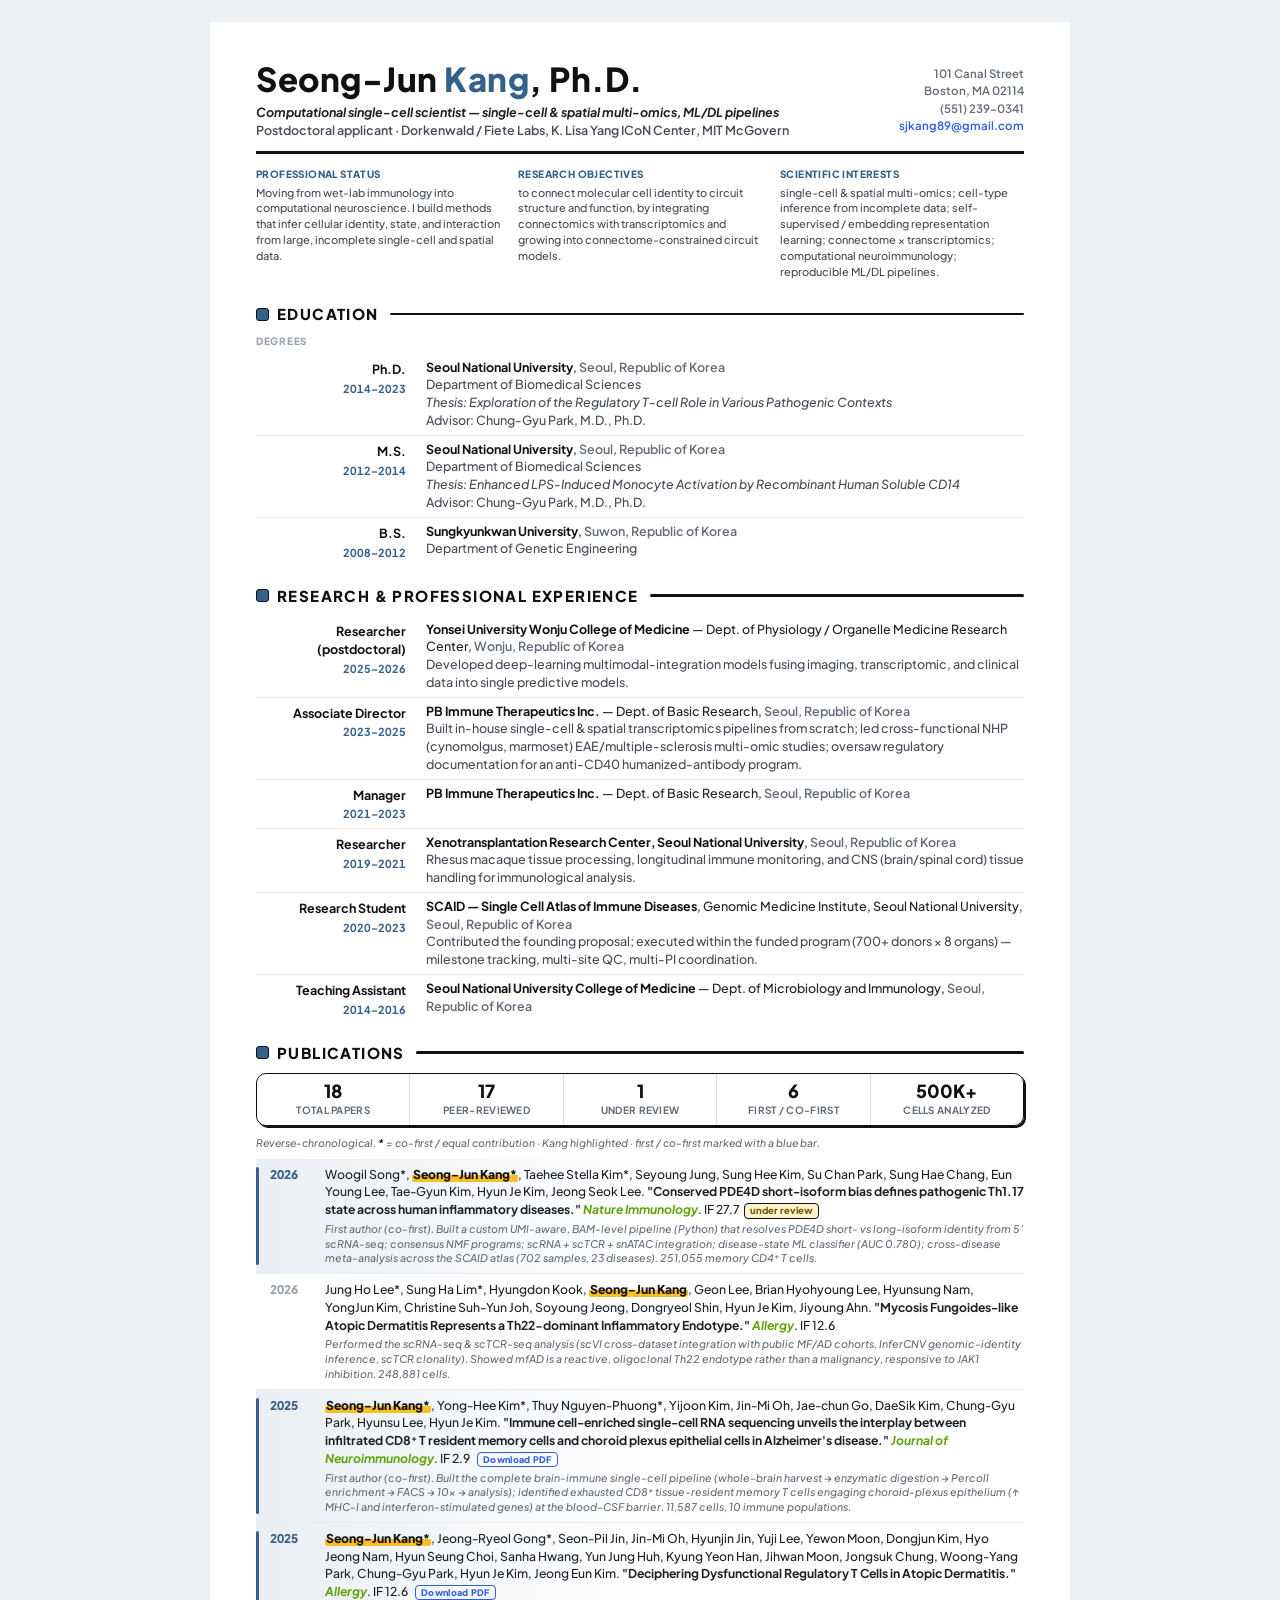
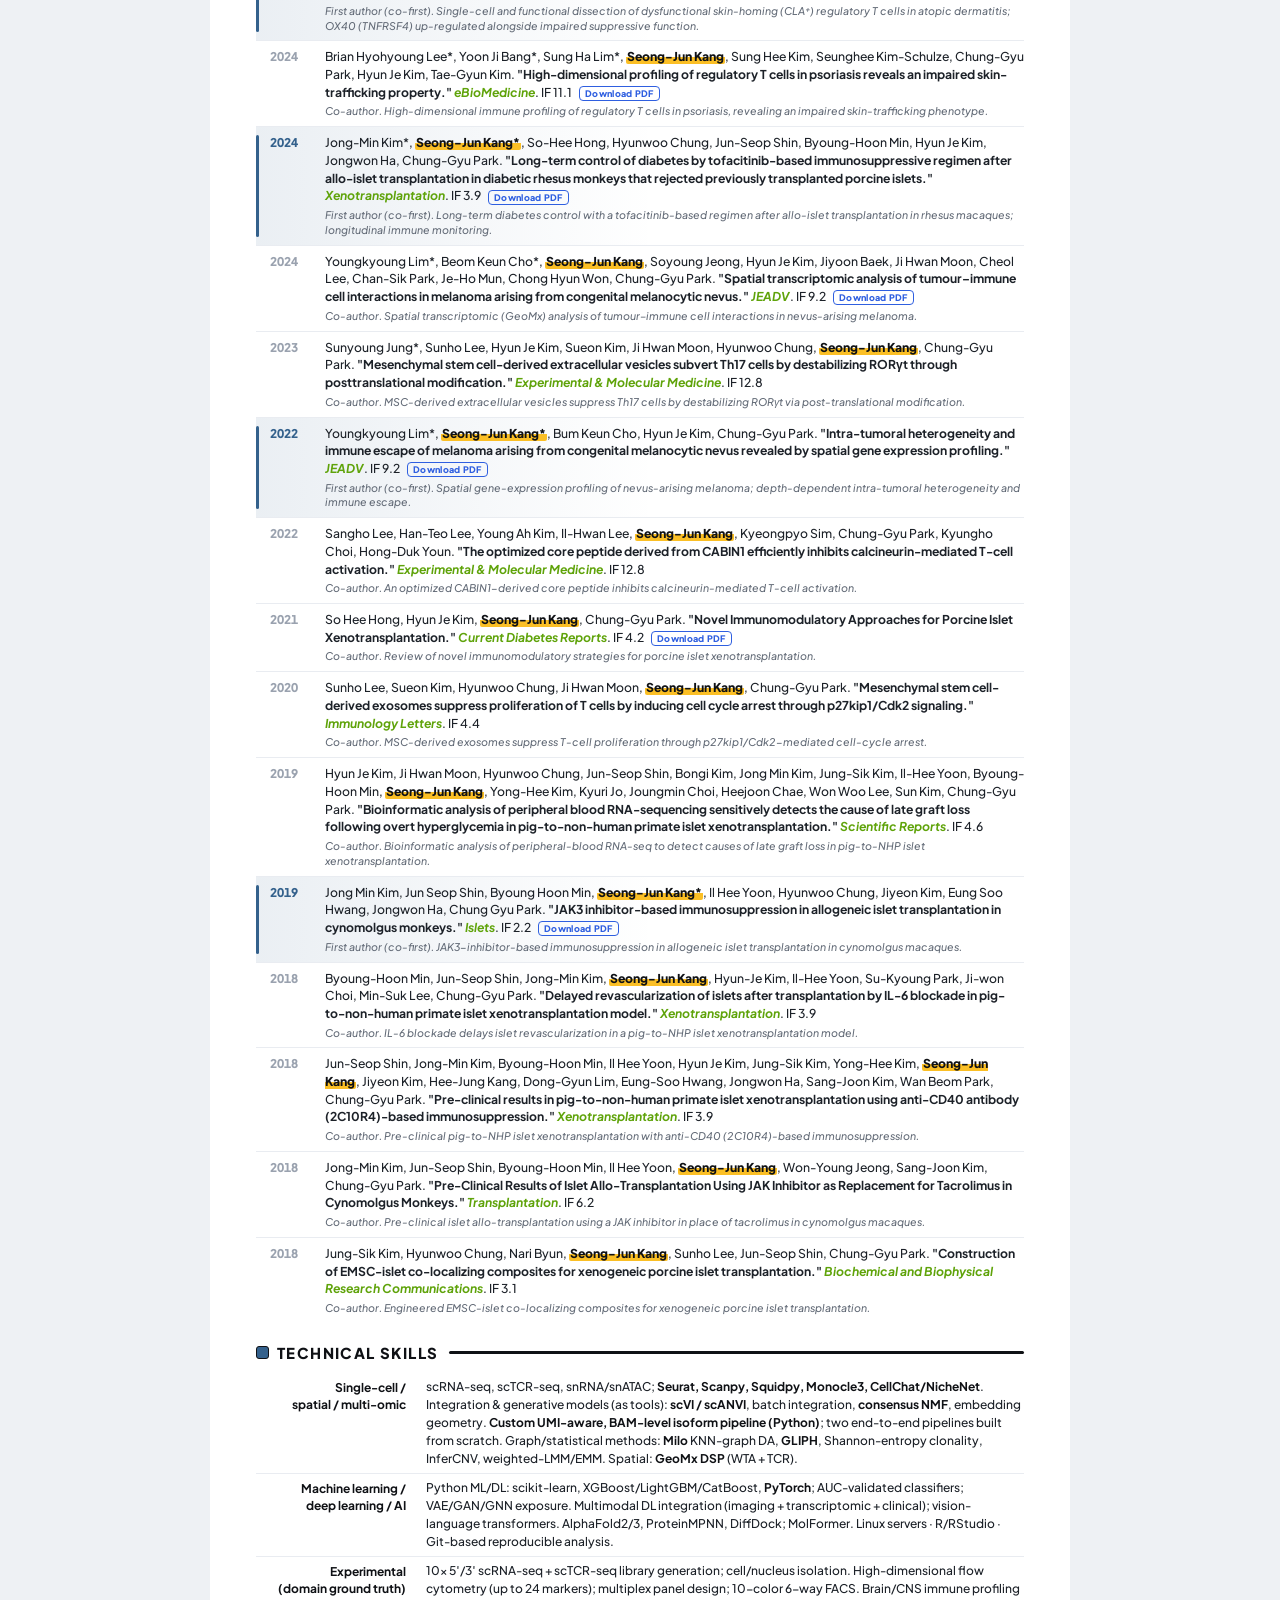
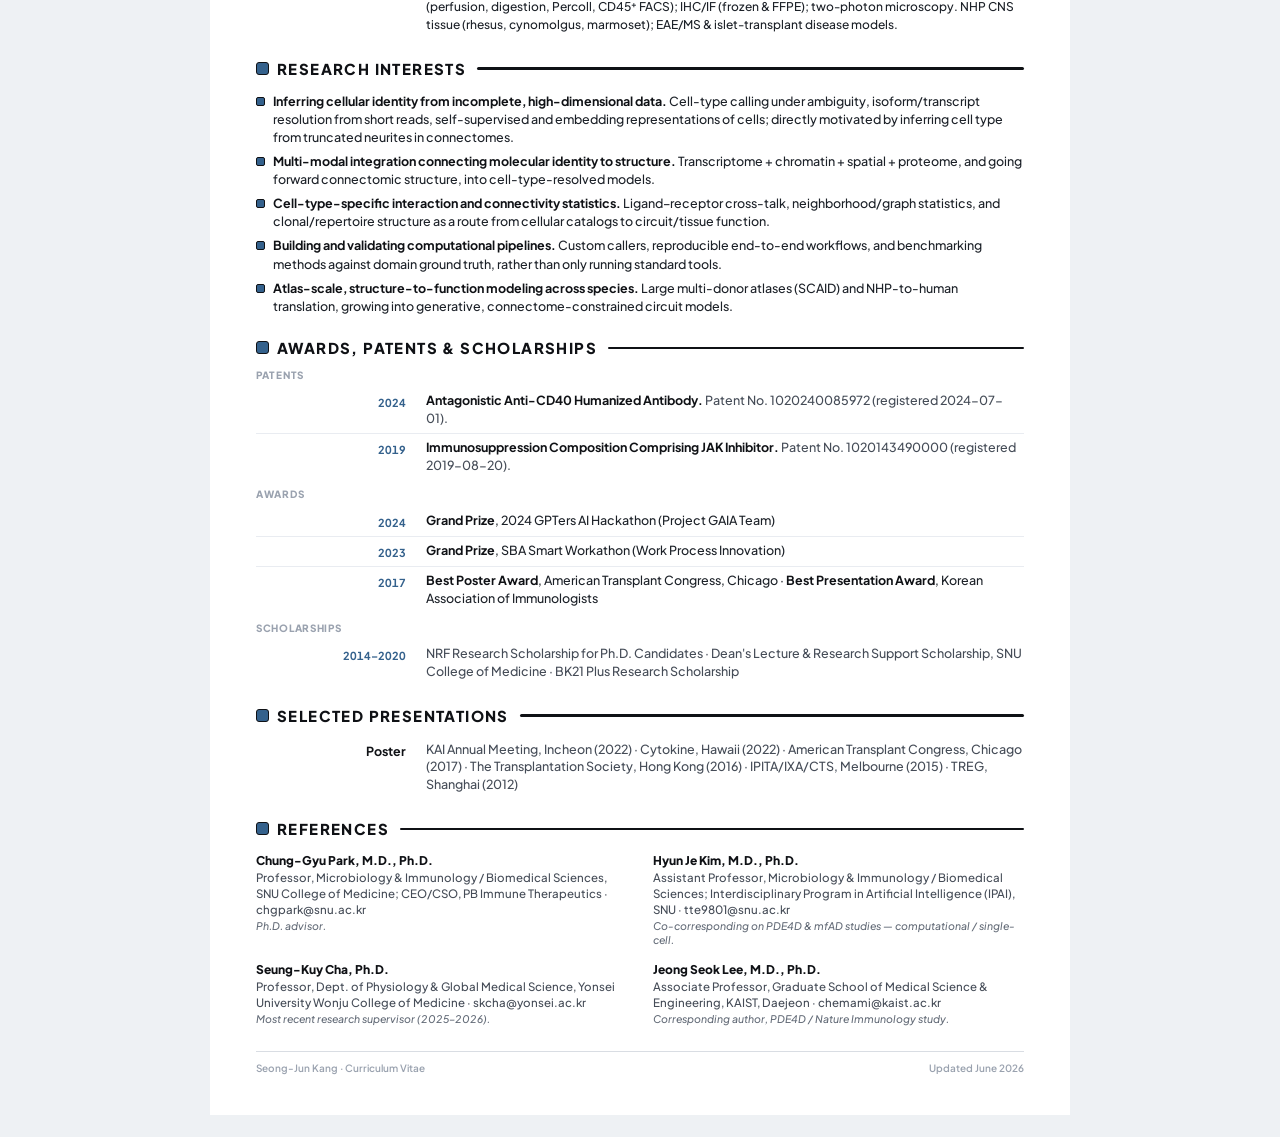
<file: CV.html>
<!doctype html>
<html lang="en">
<head>
<meta charset="utf-8">
<meta name="viewport" content="width=device-width, initial-scale=1">
<title>Seong-Jun Kang, Ph.D. — Curriculum Vitae</title>
<link rel="preconnect" href="https://fonts.googleapis.com">
<link rel="preconnect" href="https://fonts.gstatic.com" crossorigin>
<link href="https://fonts.googleapis.com/css2?family=Plus+Jakarta+Sans:ital,wght@0,500;0,600;0,700;0,800;1,500;1,600;1,700&display=swap" rel="stylesheet">
<style>
/* CV_brainfish v7 — v3 clean ledger + v6 detailed year-column pubs · BLUE accent (name highlight = yellow, journal = green) */
:root{
  --lime:#a3e635; --lime-deep:#5fa30a; --carbon:#0f1115; --ink:#1c2128; --graphite:#454c57; --iron:#646c78;
  --slate:#9aa2af; --line:#d9dde3; --line-soft:#e9ecf1; --cobalt:#2f5fe0; --paper:#ffffff;
  --blue:#34618c; --yellow:#fbbf25;
  --font:"Plus Jakarta Sans",-apple-system,BlinkMacSystemFont,"Segoe UI",sans-serif;
}
*{box-sizing:border-box;margin:0;padding:0}
html{-webkit-print-color-adjust:exact;print-color-adjust:exact}
body{font-family:var(--font);color:var(--ink);background:#eef1f4;font-size:13px;line-height:1.46;font-weight:500}
.page{max-width:860px;margin:22px auto;background:var(--paper);padding:40px 46px 40px}
a{color:var(--cobalt);text-decoration:none}
b,strong{font-weight:700;color:var(--carbon)}
i,em{font-style:italic}

/* ---------- header ---------- */
.hgrid{display:flex;justify-content:space-between;align-items:flex-start;gap:24px;padding-bottom:12px;border-bottom:3px solid var(--carbon)}
.name{font-size:33px;font-weight:800;letter-spacing:.5px;line-height:1;color:var(--carbon)}
.name .accent{color:var(--blue)}
.titles{margin-top:9px;font-size:12.5px;color:var(--graphite);font-weight:600;line-height:1.4}
.titles .t-em{font-style:italic;font-weight:700;color:var(--ink)}
.hright{text-align:right;font-size:11.5px;color:var(--iron);font-weight:600;line-height:1.5;white-space:nowrap;padding-top:3px}
.hright .k{color:var(--cobalt)}

.summary3{display:grid;grid-template-columns:1fr 1fr 1fr;gap:18px;margin-top:13px;padding-bottom:4px}
.summary3 .col{font-size:11px;color:var(--graphite);line-height:1.45;font-weight:500}
.summary3 .slab{display:block;font-weight:800;font-size:10px;letter-spacing:.4px;text-transform:uppercase;color:var(--blue);margin-bottom:3px}

/* ---------- section headers ---------- */
.sec{margin-top:19px}
.sechdr{display:flex;align-items:center;gap:11px;margin-bottom:9px}
.sechdr h2{font-size:15px;font-weight:800;letter-spacing:1.4px;text-transform:uppercase;color:var(--carbon);white-space:nowrap;display:flex;align-items:center;gap:8px}
.sechdr h2::before{content:"";width:11px;height:11px;background:var(--blue);border:1.5px solid var(--carbon);border-radius:3px;display:inline-block}
.sechdr .rule{flex:1;height:2.5px;background:var(--carbon);border-radius:2px}
.sublbl{font-size:10px;font-weight:800;letter-spacing:.7px;text-transform:uppercase;color:var(--slate);margin:8px 0 5px}

/* ---------- ledger rows ---------- */
.row{display:grid;grid-template-columns:150px 1fr;gap:20px;padding:5px 0;break-inside:avoid}
.row .lab{text-align:right;padding-top:1px}
.row .lab .role{font-weight:700;font-size:12.5px;color:var(--carbon);line-height:1.25}
.row .lab .dt{display:block;font-size:11px;font-weight:700;color:var(--blue);font-variant-numeric:tabular-nums;margin-top:2px}
.row .lab .mini{display:block;font-size:10px;color:var(--slate);font-weight:600;font-style:italic;margin-top:3px}
.row .main{font-size:12.5px;color:var(--ink);line-height:1.42}
.row .main .org{font-weight:700;color:var(--carbon)}
.row .main .loc{color:var(--iron);font-weight:600}
.row .main .det{color:var(--graphite)}
.row .main .th{font-style:italic;color:var(--graphite)}
.row+.row{border-top:1px solid var(--line-soft)}

/* ---------- publications ---------- */
.pubstats{display:flex;flex-wrap:wrap;gap:0;border:1.5px solid var(--carbon);border-radius:10px;overflow:hidden;margin:2px 0 9px;box-shadow:2px 2px 0 var(--carbon)}
.pubstats .st{flex:1;min-width:120px;padding:8px 14px;border-right:1px solid var(--line);text-align:center}
.pubstats .st:last-child{border-right:none}
.pubstats .st b{display:block;font-size:18px;font-weight:800;color:var(--carbon);line-height:1}
.pubstats .st span{font-size:10px;font-weight:700;color:var(--iron);text-transform:uppercase;letter-spacing:.3px;margin-top:3px;display:block}
.pubkey{font-size:10.5px;color:var(--iron);font-style:italic;margin:0 0 8px}

ol.pubs{list-style:none;counter-reset:pub}
ol.pubs li{position:relative;padding:6px 0 6px 30px;font-size:12px;line-height:1.45;break-inside:avoid;border-bottom:1px solid var(--line-soft)}
ol.pubs li:last-child{border-bottom:none}
ol.pubs li::before{counter-increment:pub;content:"["counter(pub)"]";position:absolute;left:0;top:6px;color:var(--slate);font-weight:700;font-size:11px;font-variant-numeric:tabular-nums}
ol.pubs li.pri{padding-left:34px}
ol.pubs li.pri::after{content:"";position:absolute;left:24px;top:8px;bottom:8px;width:3px;background:var(--lime);border-radius:2px}
.pubs .me{font-weight:800;color:var(--carbon);background:linear-gradient(180deg,transparent 58%,var(--lime) 58%);padding:0 1px;border-radius:2px}
.pubs .ttl{font-weight:700;color:var(--ink)}
.pubs .jr{font-style:italic;font-weight:700;color:var(--cobalt)}
.pubs .yr{color:var(--iron);font-weight:600}
.pubs .contrib{display:block;margin-top:3px;font-size:10.8px;color:var(--iron);font-style:italic;line-height:1.4}
.grouplbl{font-size:11px;font-weight:800;letter-spacing:.3px;color:var(--blue);font-style:italic;margin:11px 0 4px}
.publist{list-style:none;margin-top:2px}
.publist li{position:relative;padding:7px 0 7px 14px;border-bottom:1px solid var(--line-soft);font-size:12.2px;line-height:1.45;display:flex;gap:13px;align-items:baseline;break-inside:avoid}
.publist li:last-child{border-bottom:none}
.publist .yr{font-weight:800;font-size:12px;color:var(--slate);min-width:42px;font-variant-numeric:tabular-nums;flex-shrink:0}
.publist .ct{flex:1}
.publist li.pri{background:linear-gradient(90deg,rgba(52,97,140,.10),transparent 52%)}
.publist li.pri::before{content:"";position:absolute;left:0;top:8px;bottom:8px;width:3px;background:var(--blue);border-radius:2px}
.publist li.pri .yr{color:var(--blue)}
.publist .me{font-weight:800;color:var(--carbon);background:linear-gradient(180deg,transparent 55%,var(--yellow) 55%);padding:0 1px;border-radius:2px}
.publist .ttl{font-weight:700;color:var(--ink)}
.publist .jr{font-style:italic;font-weight:700;color:var(--lime-deep)}
.publist .rev{display:inline-block;font-size:9.5px;font-weight:800;color:#7a5a00;background:#fff3cd;border:1px solid var(--carbon);border-radius:4px;padding:0 5px;margin-left:4px}
.publist .contrib{display:block;margin-top:3px;font-size:10.6px;color:var(--iron);font-style:italic;line-height:1.4}
.pdf{display:inline-block;font-size:9px;font-weight:800;letter-spacing:.3px;color:var(--cobalt);border:1.2px solid var(--cobalt);border-radius:4px;padding:0 5px;margin-left:5px;text-decoration:none;vertical-align:middle}
.pdf:hover{background:var(--cobalt);color:#fff}
.th a{color:var(--cobalt);text-decoration:none;border-bottom:1px solid var(--cobalt)}

/* ---------- skills / interests / lists ---------- */
.skillrow{display:grid;grid-template-columns:150px 1fr;gap:20px;padding:5px 0;break-inside:avoid}
.skillrow+.skillrow{border-top:1px solid var(--line-soft)}
.skillrow .lab{text-align:right;font-weight:700;font-size:12px;color:var(--carbon);padding-top:1px}
.skillrow .items{font-size:12px;color:var(--ink);line-height:1.5}
.skillrow .items b{color:var(--carbon);font-weight:700}

.interest{list-style:none;font-size:12.5px}
.interest li{padding:3px 0 3px 17px;position:relative;line-height:1.45;color:var(--ink)}
.interest li::before{content:"";position:absolute;left:0;top:8px;width:7px;height:7px;background:var(--blue);border:1.4px solid var(--carbon);border-radius:2px}
.interest b{color:var(--carbon);font-weight:700}

.inline{font-size:12px;color:var(--ink);line-height:1.6}
.refgrid{display:grid;grid-template-columns:1fr 1fr;gap:6px 26px}
.refblk{font-size:11.5px;line-height:1.4;padding:4px 0}
.refblk .rn{font-weight:800;color:var(--carbon);font-size:12px}
.refblk .rr{color:var(--graphite);font-weight:500}
.refblk .rnote{font-style:italic;color:var(--iron);font-size:10.5px;margin-top:1px}

.foot{margin-top:20px;padding-top:9px;border-top:1px solid var(--line);font-size:10px;color:var(--slate);display:flex;justify-content:space-between;font-weight:600}

@media (max-width:680px){
  .summary3{grid-template-columns:1fr}.hgrid{flex-direction:column}.hright{text-align:left}
  .row,.skillrow{grid-template-columns:1fr;gap:2px}.row .lab,.skillrow .lab{text-align:left}.refgrid{grid-template-columns:1fr}
}
@media print{
  @page{size:Letter;margin:12mm 13mm}
  body{background:#fff;font-size:10.6px}
  .page{margin:0;max-width:none;padding:0;box-shadow:none}
  .sec{margin-top:13px}
  .sechdr,.row,.skillrow,ol.pubs li,.refblk{break-inside:avoid}
  .name{font-size:27px}
  .foot{position:fixed;bottom:6mm;left:0;right:0;border:none;padding:0}
}
</style>
</head>
<body>
<div class="page">

  <!-- ============ HEADER ============ -->
  <header>
    <div class="hgrid">
      <div class="hleft">
        <div class="name">Seong-Jun <span class="accent">Kang</span>, Ph.D.</div>
        <div class="titles">
          <div class="t-em">Computational single-cell scientist — single-cell &amp; spatial multi-omics, ML/DL pipelines</div>
          <div>Postdoctoral applicant · Dorkenwald / Fiete Labs, K. Lisa Yang ICoN Center, MIT McGovern</div>
        </div>
      </div>
      <div class="hright">
        101 Canal Street<br>Boston, MA 02114<br>(551) 239-0341<br><span class="k">sjkang89@gmail.com</span>
      </div>
    </div>
    <div class="summary3">
      <div class="col"><span class="slab">Professional status</span>Moving from wet-lab immunology into computational neuroscience. I build methods that infer cellular identity, state, and interaction from large, incomplete single-cell and spatial data.</div>
      <div class="col"><span class="slab">Research objectives</span>to connect molecular cell identity to circuit structure and function, by integrating connectomics with transcriptomics and growing into connectome-constrained circuit models.</div>
      <div class="col"><span class="slab">Scientific interests</span>single-cell &amp; spatial multi-omics; cell-type inference from incomplete data; self-supervised / embedding representation learning; connectome × transcriptomics; computational neuroimmunology; reproducible ML/DL pipelines.</div>
    </div>
  </header>

  <!-- ============ EDUCATION ============ -->
  <section class="sec">
    <div class="sechdr"><h2>Education</h2><div class="rule"></div></div>
    <div class="sublbl">Degrees</div>
    <div class="row">
      <div class="lab"><span class="role">Ph.D.</span><span class="dt">2014–2023</span></div>
      <div class="main"><span class="org">Seoul National University</span>, <span class="loc">Seoul, Republic of Korea</span><br><span class="det">Department of Biomedical Sciences</span><br><span class="th">Thesis: Exploration of the Regulatory T-cell Role in Various Pathogenic Contexts</span><br><span class="det">Advisor: Chung-Gyu Park, M.D., Ph.D.</span></div>
    </div>
    <div class="row">
      <div class="lab"><span class="role">M.S.</span><span class="dt">2012–2014</span></div>
      <div class="main"><span class="org">Seoul National University</span>, <span class="loc">Seoul, Republic of Korea</span><br><span class="det">Department of Biomedical Sciences</span><br><span class="th">Thesis: Enhanced LPS-Induced Monocyte Activation by Recombinant Human Soluble CD14</span><br><span class="det">Advisor: Chung-Gyu Park, M.D., Ph.D.</span></div>
    </div>
    <div class="row">
      <div class="lab"><span class="role">B.S.</span><span class="dt">2008–2012</span></div>
      <div class="main"><span class="org">Sungkyunkwan University</span>, <span class="loc">Suwon, Republic of Korea</span><br><span class="det">Department of Genetic Engineering</span></div>
    </div>
  </section>

  <!-- ============ RESEARCH & PROFESSIONAL EXPERIENCE ============ -->
  <section class="sec">
    <div class="sechdr"><h2>Research &amp; Professional Experience</h2><div class="rule"></div></div>
    <div class="row">
      <div class="lab"><span class="role">Researcher<br>(postdoctoral)</span><span class="dt">2025–2026</span></div>
      <div class="main"><span class="org">Yonsei University Wonju College of Medicine</span> — Dept. of Physiology / Organelle Medicine Research Center, <span class="loc">Wonju, Republic of Korea</span><br><span class="det">Developed deep-learning multimodal-integration models fusing imaging, transcriptomic, and clinical data into single predictive models.</span></div>
    </div>
    <div class="row">
      <div class="lab"><span class="role">Associate Director</span><span class="dt">2023–2025</span></div>
      <div class="main"><span class="org">PB Immune Therapeutics Inc.</span> — Dept. of Basic Research, <span class="loc">Seoul, Republic of Korea</span><br><span class="det">Built in-house single-cell &amp; spatial transcriptomics pipelines from scratch; led cross-functional NHP (cynomolgus, marmoset) EAE/multiple-sclerosis multi-omic studies; oversaw regulatory documentation for an anti-CD40 humanized-antibody program.</span></div>
    </div>
    <div class="row">
      <div class="lab"><span class="role">Manager</span><span class="dt">2021–2023</span></div>
      <div class="main"><span class="org">PB Immune Therapeutics Inc.</span> — Dept. of Basic Research, <span class="loc">Seoul, Republic of Korea</span></div>
    </div>
    <div class="row">
      <div class="lab"><span class="role">Researcher</span><span class="dt">2019–2021</span></div>
      <div class="main"><span class="org">Xenotransplantation Research Center, Seoul National University</span>, <span class="loc">Seoul, Republic of Korea</span><br><span class="det">Rhesus macaque tissue processing, longitudinal immune monitoring, and CNS (brain/spinal cord) tissue handling for immunological analysis.</span></div>
    </div>
    <div class="row">
      <div class="lab"><span class="role">Research Student</span><span class="dt">2020–2023</span></div>
      <div class="main"><span class="org">SCAID — Single Cell Atlas of Immune Diseases</span>, Genomic Medicine Institute, Seoul National University, <span class="loc">Seoul, Republic of Korea</span><br><span class="det">Contributed the founding proposal; executed within the funded program (700+ donors × 8 organs) — milestone tracking, multi-site QC, multi-PI coordination.</span></div>
    </div>
    <div class="row">
      <div class="lab"><span class="role">Teaching Assistant</span><span class="dt">2014–2016</span></div>
      <div class="main"><span class="org">Seoul National University College of Medicine</span> — Dept. of Microbiology and Immunology, <span class="loc">Seoul, Republic of Korea</span></div>
    </div>
  </section>

  <!-- ============ PUBLICATIONS ============ -->
  <section class="sec">
    <div class="sechdr"><h2>Publications</h2><div class="rule"></div></div>
    <div class="pubstats">
      <div class="st"><b>18</b><span>Total papers</span></div>
      <div class="st"><b>17</b><span>Peer-reviewed</span></div>
      <div class="st"><b>1</b><span>Under review</span></div>
      <div class="st"><b>6</b><span>First / co-first</span></div>
      <div class="st"><b>500K+</b><span>Cells analyzed</span></div>
    </div>
    <div class="pubkey">Reverse-chronological. <b>*</b> = co-first / equal contribution · <span class="me">Kang</span> highlighted · first / co-first marked with a blue bar.</div>
    <ul class="publist">
      <li class="pri"><span class="yr">2026</span><span class="ct">Woogil Song*, <span class="me">Seong-Jun Kang*</span>, Taehee Stella Kim*, Seyoung Jung, Sung Hee Kim, Su Chan Park, Sung Hae Chang, Eun Young Lee, Tae-Gyun Kim, Hyun Je Kim, Jeong Seok Lee. <span class="ttl">"Conserved PDE4D short-isoform bias defines pathogenic Th1.17 state across human inflammatory diseases."</span> <span class="jr">Nature Immunology</span>. IF 27.7<span class="rev">under review</span><span class="contrib">First author (co-first). Built a custom UMI-aware, BAM-level pipeline (Python) that resolves PDE4D short- vs long-isoform identity from 5′ scRNA-seq; consensus NMF programs; scRNA + scTCR + snATAC integration; disease-state ML classifier (AUC 0.780); cross-disease meta-analysis across the SCAID atlas (702 samples, 23 diseases). 251,055 memory CD4⁺ T cells.</span></span></li>
      <li><span class="yr">2026</span><span class="ct">Jung Ho Lee*, Sung Ha Lim*, Hyungdon Kook, <span class="me">Seong-Jun Kang</span>, Geon Lee, Brian Hyohyoung Lee, Hyunsung Nam, YongJun Kim, Christine Suh-Yun Joh, Soyoung Jeong, Dongryeol Shin, Hyun Je Kim, Jiyoung Ahn. <span class="ttl">"Mycosis Fungoides-like Atopic Dermatitis Represents a Th22-dominant Inflammatory Endotype."</span> <span class="jr">Allergy</span>. IF 12.6<span class="contrib">Performed the scRNA-seq &amp; scTCR-seq analysis (scVI cross-dataset integration with public MF/AD cohorts, InferCNV genomic-identity inference, scTCR clonality). Showed mfAD is a reactive, oligoclonal Th22 endotype rather than a malignancy, responsive to JAK1 inhibition. 248,881 cells.</span></span></li>
      <li class="pri"><span class="yr">2025</span><span class="ct"><span class="me">Seong-Jun Kang*</span>, Yong-Hee Kim*, Thuy Nguyen-Phuong*, Yijoon Kim, Jin-Mi Oh, Jae-chun Go, DaeSik Kim, Chung-Gyu Park, Hyunsu Lee, Hyun Je Kim. <span class="ttl">"Immune cell-enriched single-cell RNA sequencing unveils the interplay between infiltrated CD8⁺ T resident memory cells and choroid plexus epithelial cells in Alzheimer's disease."</span> <span class="jr">Journal of Neuroimmunology</span>. IF 2.9 <a class="pdf" href="https://github.com/awesomejun/Seong-Jun-CV/blob/main/papers/2025_JNI_Alzheimer_scRNAseq.pdf">Download PDF</a><span class="contrib">First author (co-first). Built the complete brain-immune single-cell pipeline (whole-brain harvest → enzymatic digestion → Percoll enrichment → FACS → 10x → analysis); identified exhausted CD8⁺ tissue-resident memory T cells engaging choroid-plexus epithelium (↑ MHC-I and interferon-stimulated genes) at the blood–CSF barrier. 11,587 cells, 10 immune populations.</span></span></li>
      <li class="pri"><span class="yr">2025</span><span class="ct"><span class="me">Seong-Jun Kang*</span>, Jeong-Ryeol Gong*, Seon-Pil Jin, Jin-Mi Oh, Hyunjin Jin, Yuji Lee, Yewon Moon, Dongjun Kim, Hyo Jeong Nam, Hyun Seung Choi, Sanha Hwang, Yun Jung Huh, Kyung Yeon Han, Jihwan Moon, Jongsuk Chung, Woong-Yang Park, Chung-Gyu Park, Hyun Je Kim, Jeong Eun Kim. <span class="ttl">"Deciphering Dysfunctional Regulatory T Cells in Atopic Dermatitis."</span> <span class="jr">Allergy</span>. IF 12.6 <a class="pdf" href="https://github.com/awesomejun/Seong-Jun-CV/blob/main/papers/2025_Allergy_AD_Treg.pdf">Download PDF</a><span class="contrib">First author (co-first). Single-cell and functional dissection of dysfunctional skin-homing (CLA⁺) regulatory T cells in atopic dermatitis; OX40 (TNFRSF4) up-regulated alongside impaired suppressive function.</span></span></li>
      <li><span class="yr">2024</span><span class="ct">Brian Hyohyoung Lee*, Yoon Ji Bang*, Sung Ha Lim*, <span class="me">Seong-Jun Kang</span>, Sung Hee Kim, Seunghee Kim-Schulze, Chung-Gyu Park, Hyun Je Kim, Tae-Gyun Kim. <span class="ttl">"High-dimensional profiling of regulatory T cells in psoriasis reveals an impaired skin-trafficking property."</span> <span class="jr">eBioMedicine</span>. IF 11.1 <a class="pdf" href="https://github.com/awesomejun/Seong-Jun-CV/blob/main/papers/2024_eBioMedicine_psoriasis_Treg.pdf">Download PDF</a><span class="contrib">Co-author. High-dimensional immune profiling of regulatory T cells in psoriasis, revealing an impaired skin-trafficking phenotype.</span></span></li>
      <li class="pri"><span class="yr">2024</span><span class="ct">Jong-Min Kim*, <span class="me">Seong-Jun Kang*</span>, So-Hee Hong, Hyunwoo Chung, Jun-Seop Shin, Byoung-Hoon Min, Hyun Je Kim, Jongwon Ha, Chung-Gyu Park. <span class="ttl">"Long-term control of diabetes by tofacitinib-based immunosuppressive regimen after allo-islet transplantation in diabetic rhesus monkeys that rejected previously transplanted porcine islets."</span> <span class="jr">Xenotransplantation</span>. IF 3.9 <a class="pdf" href="https://github.com/awesomejun/Seong-Jun-CV/blob/main/papers/2024_Xenotransplantation_tofacitinib.pdf">Download PDF</a><span class="contrib">First author (co-first). Long-term diabetes control with a tofacitinib-based regimen after allo-islet transplantation in rhesus macaques; longitudinal immune monitoring.</span></span></li>
      <li><span class="yr">2024</span><span class="ct">Youngkyoung Lim*, Beom Keun Cho*, <span class="me">Seong-Jun Kang</span>, Soyoung Jeong, Hyun Je Kim, Jiyoon Baek, Ji Hwan Moon, Cheol Lee, Chan-Sik Park, Je-Ho Mun, Chong Hyun Won, Chung-Gyu Park. <span class="ttl">"Spatial transcriptomic analysis of tumour–immune cell interactions in melanoma arising from congenital melanocytic nevus."</span> <span class="jr">JEADV</span>. IF 9.2 <a class="pdf" href="https://github.com/awesomejun/Seong-Jun-CV/blob/main/papers/2024_JEADV_melanoma_immune.pdf">Download PDF</a><span class="contrib">Co-author. Spatial transcriptomic (GeoMx) analysis of tumour–immune cell interactions in nevus-arising melanoma.</span></span></li>
      <li><span class="yr">2023</span><span class="ct">Sunyoung Jung*, Sunho Lee, Hyun Je Kim, Sueon Kim, Ji Hwan Moon, Hyunwoo Chung, <span class="me">Seong-Jun Kang</span>, Chung-Gyu Park. <span class="ttl">"Mesenchymal stem cell-derived extracellular vesicles subvert Th17 cells by destabilizing RORγt through posttranslational modification."</span> <span class="jr">Experimental &amp; Molecular Medicine</span>. IF 12.8<span class="contrib">Co-author. MSC-derived extracellular vesicles suppress Th17 cells by destabilizing RORγt via post-translational modification.</span></span></li>
      <li class="pri"><span class="yr">2022</span><span class="ct">Youngkyoung Lim*, <span class="me">Seong-Jun Kang*</span>, Bum Keun Cho, Hyun Je Kim, Chung-Gyu Park. <span class="ttl">"Intra-tumoral heterogeneity and immune escape of melanoma arising from congenital melanocytic nevus revealed by spatial gene expression profiling."</span> <span class="jr">JEADV</span>. IF 9.2 <a class="pdf" href="https://github.com/awesomejun/Seong-Jun-CV/blob/main/papers/2022_JEADV_melanoma_spatial.pdf">Download PDF</a><span class="contrib">First author (co-first). Spatial gene-expression profiling of nevus-arising melanoma; depth-dependent intra-tumoral heterogeneity and immune escape.</span></span></li>
      <li><span class="yr">2022</span><span class="ct">Sangho Lee, Han-Teo Lee, Young Ah Kim, Il-Hwan Lee, <span class="me">Seong-Jun Kang</span>, Kyeongpyo Sim, Chung-Gyu Park, Kyungho Choi, Hong-Duk Youn. <span class="ttl">"The optimized core peptide derived from CABIN1 efficiently inhibits calcineurin-mediated T-cell activation."</span> <span class="jr">Experimental &amp; Molecular Medicine</span>. IF 12.8<span class="contrib">Co-author. An optimized CABIN1-derived core peptide inhibits calcineurin-mediated T-cell activation.</span></span></li>
      <li><span class="yr">2021</span><span class="ct">So Hee Hong, Hyun Je Kim, <span class="me">Seong-Jun Kang</span>, Chung-Gyu Park. <span class="ttl">"Novel Immunomodulatory Approaches for Porcine Islet Xenotransplantation."</span> <span class="jr">Current Diabetes Reports</span>. IF 4.2 <a class="pdf" href="https://github.com/awesomejun/Seong-Jun-CV/blob/main/papers/2021_CurrDiabRep_xeno_review.pdf">Download PDF</a><span class="contrib">Co-author. Review of novel immunomodulatory strategies for porcine islet xenotransplantation.</span></span></li>
      <li><span class="yr">2020</span><span class="ct">Sunho Lee, Sueon Kim, Hyunwoo Chung, Ji Hwan Moon, <span class="me">Seong-Jun Kang</span>, Chung-Gyu Park. <span class="ttl">"Mesenchymal stem cell-derived exosomes suppress proliferation of T cells by inducing cell cycle arrest through p27kip1/Cdk2 signaling."</span> <span class="jr">Immunology Letters</span>. IF 4.4<span class="contrib">Co-author. MSC-derived exosomes suppress T-cell proliferation through p27kip1/Cdk2-mediated cell-cycle arrest.</span></span></li>
      <li><span class="yr">2019</span><span class="ct">Hyun Je Kim, Ji Hwan Moon, Hyunwoo Chung, Jun-Seop Shin, Bongi Kim, Jong Min Kim, Jung-Sik Kim, Il-Hee Yoon, Byoung-Hoon Min, <span class="me">Seong-Jun Kang</span>, Yong-Hee Kim, Kyuri Jo, Joungmin Choi, Heejoon Chae, Won Woo Lee, Sun Kim, Chung-Gyu Park. <span class="ttl">"Bioinformatic analysis of peripheral blood RNA-sequencing sensitively detects the cause of late graft loss following overt hyperglycemia in pig-to-non-human primate islet xenotransplantation."</span> <span class="jr">Scientific Reports</span>. IF 4.6<span class="contrib">Co-author. Bioinformatic analysis of peripheral-blood RNA-seq to detect causes of late graft loss in pig-to-NHP islet xenotransplantation.</span></span></li>
      <li class="pri"><span class="yr">2019</span><span class="ct">Jong Min Kim, Jun Seop Shin, Byoung Hoon Min, <span class="me">Seong-Jun Kang*</span>, Il Hee Yoon, Hyunwoo Chung, Jiyeon Kim, Eung Soo Hwang, Jongwon Ha, Chung Gyu Park. <span class="ttl">"JAK3 inhibitor-based immunosuppression in allogeneic islet transplantation in cynomolgus monkeys."</span> <span class="jr">Islets</span>. IF 2.2 <a class="pdf" href="https://github.com/awesomejun/Seong-Jun-CV/blob/main/papers/2019_Islets_JAK3_isletTx.pdf">Download PDF</a><span class="contrib">First author (co-first). JAK3-inhibitor-based immunosuppression in allogeneic islet transplantation in cynomolgus macaques.</span></span></li>
      <li><span class="yr">2018</span><span class="ct">Byoung-Hoon Min, Jun-Seop Shin, Jong-Min Kim, <span class="me">Seong-Jun Kang</span>, Hyun-Je Kim, Il-Hee Yoon, Su-Kyoung Park, Ji-won Choi, Min-Suk Lee, Chung-Gyu Park. <span class="ttl">"Delayed revascularization of islets after transplantation by IL-6 blockade in pig-to-non-human primate islet xenotransplantation model."</span> <span class="jr">Xenotransplantation</span>. IF 3.9<span class="contrib">Co-author. IL-6 blockade delays islet revascularization in a pig-to-NHP islet xenotransplantation model.</span></span></li>
      <li><span class="yr">2018</span><span class="ct">Jun-Seop Shin, Jong-Min Kim, Byoung-Hoon Min, Il Hee Yoon, Hyun Je Kim, Jung-Sik Kim, Yong-Hee Kim, <span class="me">Seong-Jun Kang</span>, Jiyeon Kim, Hee-Jung Kang, Dong-Gyun Lim, Eung-Soo Hwang, Jongwon Ha, Sang-Joon Kim, Wan Beom Park, Chung-Gyu Park. <span class="ttl">"Pre-clinical results in pig-to-non-human primate islet xenotransplantation using anti-CD40 antibody (2C10R4)-based immunosuppression."</span> <span class="jr">Xenotransplantation</span>. IF 3.9<span class="contrib">Co-author. Pre-clinical pig-to-NHP islet xenotransplantation with anti-CD40 (2C10R4)-based immunosuppression.</span></span></li>
      <li><span class="yr">2018</span><span class="ct">Jong-Min Kim, Jun-Seop Shin, Byoung-Hoon Min, Il Hee Yoon, <span class="me">Seong-Jun Kang</span>, Won-Young Jeong, Sang-Joon Kim, Chung-Gyu Park. <span class="ttl">"Pre-Clinical Results of Islet Allo-Transplantation Using JAK Inhibitor as Replacement for Tacrolimus in Cynomolgus Monkeys."</span> <span class="jr">Transplantation</span>. IF 6.2<span class="contrib">Co-author. Pre-clinical islet allo-transplantation using a JAK inhibitor in place of tacrolimus in cynomolgus macaques.</span></span></li>
      <li><span class="yr">2018</span><span class="ct">Jung-Sik Kim, Hyunwoo Chung, Nari Byun, <span class="me">Seong-Jun Kang</span>, Sunho Lee, Jun-Seop Shin, Chung-Gyu Park. <span class="ttl">"Construction of EMSC-islet co-localizing composites for xenogeneic porcine islet transplantation."</span> <span class="jr">Biochemical and Biophysical Research Communications</span>. IF 3.1<span class="contrib">Co-author. Engineered EMSC-islet co-localizing composites for xenogeneic porcine islet transplantation.</span></span></li>
    </ul>
  </section>

  <!-- ============ TECHNICAL SKILLS ============ -->
  <section class="sec">
    <div class="sechdr"><h2>Technical Skills</h2><div class="rule"></div></div>
    <div class="skillrow">
      <div class="lab">Single-cell /<br>spatial / multi-omic</div>
      <div class="items">scRNA-seq, scTCR-seq, snRNA/snATAC; <b>Seurat, Scanpy, Squidpy, Monocle3, CellChat/NicheNet</b>. Integration &amp; generative models (as tools): <b>scVI / scANVI</b>, batch integration, <b>consensus NMF</b>, embedding geometry. <b>Custom UMI-aware, BAM-level isoform pipeline (Python)</b>; two end-to-end pipelines built from scratch. Graph/statistical methods: <b>Milo</b> KNN-graph DA, <b>GLIPH</b>, Shannon-entropy clonality, InferCNV, weighted-LMM/EMM. Spatial: <b>GeoMx DSP</b> (WTA + TCR).</div>
    </div>
    <div class="skillrow">
      <div class="lab">Machine learning /<br>deep learning / AI</div>
      <div class="items">Python ML/DL: scikit-learn, XGBoost/LightGBM/CatBoost, <b>PyTorch</b>; AUC-validated classifiers; VAE/GAN/GNN exposure. Multimodal DL integration (imaging + transcriptomic + clinical); vision-language transformers. AlphaFold2/3, ProteinMPNN, DiffDock; MolFormer. Linux servers · R/RStudio · Git-based reproducible analysis.</div>
    </div>
    <div class="skillrow">
      <div class="lab">Experimental<br>(domain ground truth)</div>
      <div class="items">10x 5′/3′ scRNA-seq + scTCR-seq library generation; cell/nucleus isolation. High-dimensional flow cytometry (up to 24 markers); multiplex panel design; 10-color 6-way FACS. Brain/CNS immune profiling (perfusion, digestion, Percoll, CD45⁺ FACS); IHC/IF (frozen &amp; FFPE); two-photon microscopy. NHP CNS tissue (rhesus, cynomolgus, marmoset); EAE/MS &amp; islet-transplant disease models.</div>
    </div>
  </section>

  <!-- ============ RESEARCH INTERESTS ============ -->
  <section class="sec">
    <div class="sechdr"><h2>Research Interests</h2><div class="rule"></div></div>
    <ul class="interest">
      <li><b>Inferring cellular identity from incomplete, high-dimensional data.</b> Cell-type calling under ambiguity, isoform/transcript resolution from short reads, self-supervised and embedding representations of cells; directly motivated by inferring cell type from truncated neurites in connectomes.</li>
      <li><b>Multi-modal integration connecting molecular identity to structure.</b> Transcriptome + chromatin + spatial + proteome, and going forward connectomic structure, into cell-type-resolved models.</li>
      <li><b>Cell-type-specific interaction and connectivity statistics.</b> Ligand–receptor cross-talk, neighborhood/graph statistics, and clonal/repertoire structure as a route from cellular catalogs to circuit/tissue function.</li>
      <li><b>Building and validating computational pipelines.</b> Custom callers, reproducible end-to-end workflows, and benchmarking methods against domain ground truth, rather than only running standard tools.</li>
      <li><b>Atlas-scale, structure-to-function modeling across species.</b> Large multi-donor atlases (SCAID) and NHP-to-human translation, growing into generative, connectome-constrained circuit models.</li>
    </ul>
  </section>

  <!-- ============ AWARDS, PATENTS & SCHOLARSHIPS ============ -->
  <section class="sec">
    <div class="sechdr"><h2>Awards, Patents &amp; Scholarships</h2><div class="rule"></div></div>
    <div class="sublbl">Patents</div>
    <div class="row"><div class="lab"><span class="dt">2024</span></div><div class="main"><span class="org">Antagonistic Anti-CD40 Humanized Antibody.</span> <span class="det">Patent No. 1020240085972 (registered 2024-07-01).</span></div></div>
    <div class="row"><div class="lab"><span class="dt">2019</span></div><div class="main"><span class="org">Immunosuppression Composition Comprising JAK Inhibitor.</span> <span class="det">Patent No. 1020143490000 (registered 2019-08-20).</span></div></div>
    <div class="sublbl">Awards</div>
    <div class="row"><div class="lab"><span class="dt">2024</span></div><div class="main"><span class="org">Grand Prize</span>, 2024 GPTers AI Hackathon (Project GAIA Team)</div></div>
    <div class="row"><div class="lab"><span class="dt">2023</span></div><div class="main"><span class="org">Grand Prize</span>, SBA Smart Workathon (Work Process Innovation)</div></div>
    <div class="row"><div class="lab"><span class="dt">2017</span></div><div class="main"><span class="org">Best Poster Award</span>, American Transplant Congress, Chicago · <span class="org">Best Presentation Award</span>, Korean Association of Immunologists</div></div>
    <div class="sublbl">Scholarships</div>
    <div class="row"><div class="lab"><span class="dt">2014–2020</span></div><div class="main"><span class="det">NRF Research Scholarship for Ph.D. Candidates · Dean's Lecture &amp; Research Support Scholarship, SNU College of Medicine · BK21 Plus Research Scholarship</span></div></div>
  </section>

  <!-- ============ SELECTED PRESENTATIONS ============ -->
  <section class="sec">
    <div class="sechdr"><h2>Selected Presentations</h2><div class="rule"></div></div>
    <div class="row"><div class="lab"><span class="role">Poster</span></div><div class="main"><span class="det">KAI Annual Meeting, Incheon (2022) · Cytokine, Hawaii (2022) · American Transplant Congress, Chicago (2017) · The Transplantation Society, Hong Kong (2016) · IPITA/IXA/CTS, Melbourne (2015) · TREG, Shanghai (2012)</span></div></div>
  </section>

  <!-- ============ REFERENCES ============ -->
  <section class="sec">
    <div class="sechdr"><h2>References</h2><div class="rule"></div></div>
    <div class="refgrid">
      <div class="refblk"><div class="rn">Chung-Gyu Park, M.D., Ph.D.</div><div class="rr">Professor, Microbiology &amp; Immunology / Biomedical Sciences, SNU College of Medicine; CEO/CSO, PB Immune Therapeutics · chgpark@snu.ac.kr</div><div class="rnote">Ph.D. advisor.</div></div>
      <div class="refblk"><div class="rn">Hyun Je Kim, M.D., Ph.D.</div><div class="rr">Assistant Professor, Microbiology &amp; Immunology / Biomedical Sciences; Interdisciplinary Program in Artificial Intelligence (IPAI), SNU · tte9801@snu.ac.kr</div><div class="rnote">Co-corresponding on PDE4D &amp; mfAD studies — computational / single-cell.</div></div>
      <div class="refblk"><div class="rn">Seung-Kuy Cha, Ph.D.</div><div class="rr">Professor, Dept. of Physiology &amp; Global Medical Science, Yonsei University Wonju College of Medicine · skcha@yonsei.ac.kr</div><div class="rnote">Most recent research supervisor (2025–2026).</div></div>
      <div class="refblk"><div class="rn">Jeong Seok Lee, M.D., Ph.D.</div><div class="rr">Associate Professor, Graduate School of Medical Science &amp; Engineering, KAIST, Daejeon · chemami@kaist.ac.kr</div><div class="rnote">Corresponding author, PDE4D / Nature Immunology study.</div></div>
    </div>
  </section>

  <div class="foot"><span>Seong-Jun Kang · Curriculum Vitae</span><span>Updated June 2026</span></div>
</div>
</body>
</html>
</file>
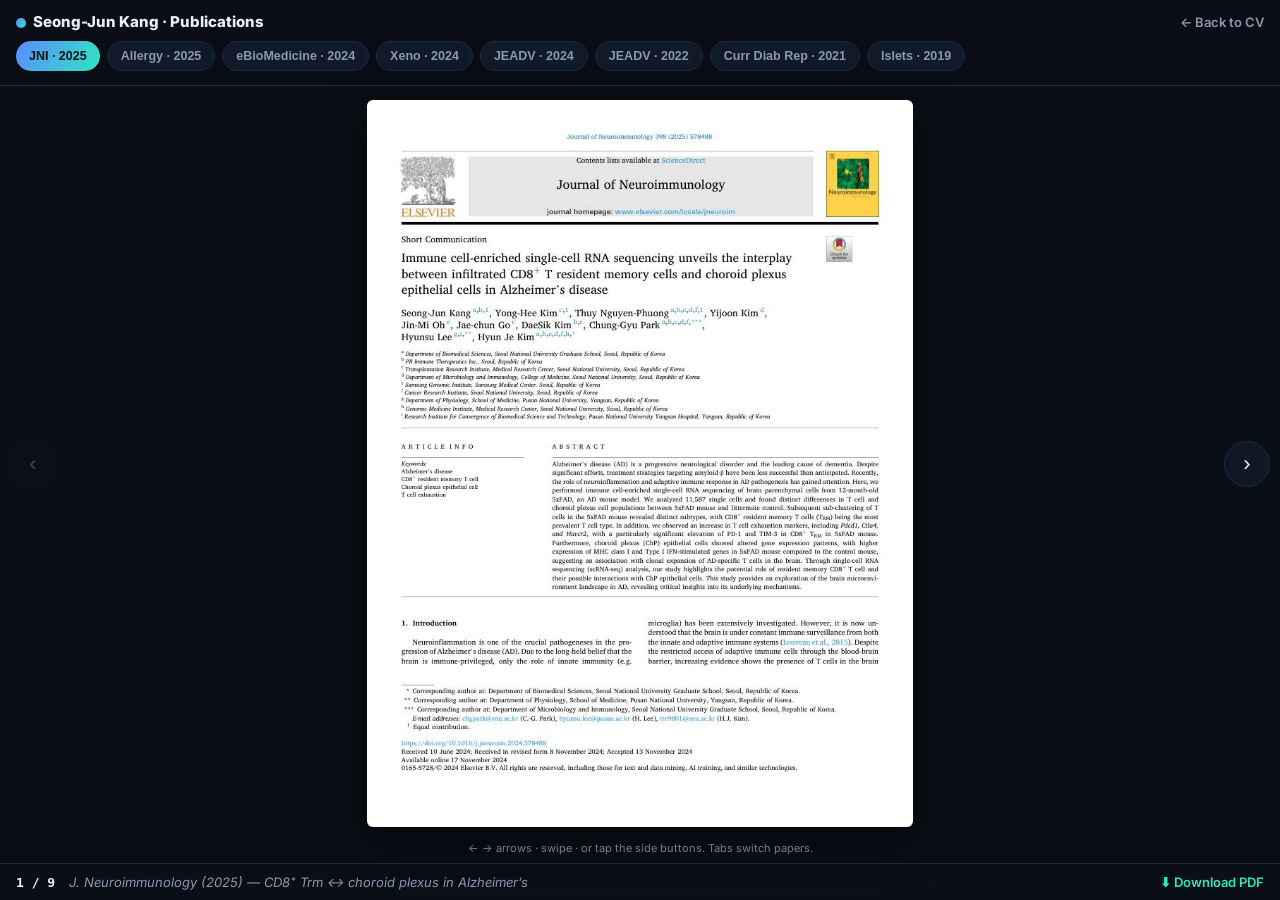
<file: viewer.html>
<!doctype html>
<html lang="en">
<head>
<meta charset="utf-8">
<meta name="viewport" content="width=device-width, initial-scale=1">
<title>Publications · page viewer — Seong-Jun Kang</title>
<link rel="preconnect" href="https://fonts.googleapis.com">
<link href="https://fonts.googleapis.com/css2?family=Inter:wght@400;500;600;700;800&display=swap" rel="stylesheet">
<style>
:root{--bg:#0a0e16;--panel:#111a29;--ink:#e9eef7;--muted:#8a99b0;--line:#1d2a40;--mint:#2ee6c0;--blue:#5b8cff;--grad:linear-gradient(120deg,#5b8cff,#2ee6c0)}
*{box-sizing:border-box;margin:0;padding:0}
body{font-family:"Inter",-apple-system,sans-serif;background:var(--bg);color:var(--ink);height:100vh;display:flex;flex-direction:column;overflow:hidden}
header{padding:12px 16px;border-bottom:1px solid var(--line);background:rgba(10,14,22,.9);backdrop-filter:blur(8px)}
.htop{display:flex;align-items:center;gap:12px;margin-bottom:10px}
.htop .name{font-weight:800;font-size:15px}
.htop .name .dot{display:inline-block;width:10px;height:10px;border-radius:50%;background:var(--grad);margin-right:7px;vertical-align:middle}
.htop a{margin-left:auto;color:var(--muted);font-size:13px;text-decoration:none;font-weight:600}
.htop a:hover{color:var(--ink)}
.tabs{display:flex;gap:7px;overflow-x:auto;padding-bottom:2px;scrollbar-width:thin}
.tab{flex:0 0 auto;font-size:12.5px;font-weight:600;color:var(--muted);background:var(--panel);border:1px solid var(--line);border-radius:999px;padding:7px 13px;cursor:pointer;white-space:nowrap;transition:all .15s}
.tab:hover{color:var(--ink);border-color:var(--blue)}
.tab.on{background:var(--grad);color:#04121a;border:none}
main{flex:1;display:flex;align-items:center;justify-content:center;position:relative;min-height:0;padding:14px}
#stage{height:100%;display:flex;align-items:center;justify-content:center;position:relative;width:100%}
#pageimg{max-width:100%;max-height:100%;border-radius:6px;box-shadow:0 14px 40px rgba(0,0,0,.5);background:#fff;touch-action:pan-y;transition:opacity .12s}
#pageimg.fade{opacity:.35}
#loading{position:absolute;font-size:13px;color:var(--muted);font-family:monospace}
.nav{position:absolute;top:50%;transform:translateY(-50%);width:46px;height:46px;border-radius:50%;border:1px solid var(--line);background:rgba(17,26,41,.85);color:var(--ink);font-size:22px;cursor:pointer;z-index:5;display:flex;align-items:center;justify-content:center;transition:all .15s}
.nav:hover{background:var(--blue);color:#fff;border-color:var(--blue)}
.nav:disabled{opacity:.25;cursor:default}
#prev{left:10px} #next{right:10px}
footer{padding:10px 16px;border-top:1px solid var(--line);display:flex;align-items:center;gap:14px;font-size:13px;color:var(--muted)}
footer .pageinfo{font-family:monospace;font-weight:600;color:var(--ink)}
footer .title{flex:1;white-space:nowrap;overflow:hidden;text-overflow:ellipsis;font-style:italic}
footer a{color:var(--mint);text-decoration:none;font-weight:600}
.hint{font-size:11px;color:var(--muted);text-align:center;padding:0 0 8px}
@media(max-width:640px){.nav{width:38px;height:38px;font-size:18px}footer .title{display:none}}
</style>
</head>
<body>
<header>
  <div class="htop">
    <span class="name"><span class="dot"></span>Seong-Jun Kang · Publications</span>
    <a href="./">← Back to CV</a>
  </div>
  <div class="tabs" id="tabs"></div>
</header>
<main>
  <button class="nav" id="prev" aria-label="Previous page">‹</button>
  <div id="stage"><img id="pageimg" alt="page"><div id="loading">Loading…</div></div>
  <button class="nav" id="next" aria-label="Next page">›</button>
</main>
<div class="hint">← → arrows · swipe · or tap the side buttons. Tabs switch papers.</div>
<footer>
  <span class="pageinfo" id="pageinfo">–</span>
  <span class="title" id="title"></span>
  <a id="dl" target="_blank" rel="noopener">⬇ Download PDF</a>
</footer>

<script>
const PAPERS = [
  {n:'2025_JNI_Alzheimer_scRNAseq',        tab:'JNI · 2025',         title:'J. Neuroimmunology (2025) — CD8⁺ Trm ↔ choroid plexus in Alzheimer’s'},
  {n:'2025_Allergy_AD_Treg',               tab:'Allergy · 2025',     title:'Allergy (2025) — Dysfunctional Tregs in atopic dermatitis'},
  {n:'2024_eBioMedicine_psoriasis_Treg',   tab:'eBioMedicine · 2024',title:'eBioMedicine (2024) — Treg profiling in psoriasis'},
  {n:'2024_Xenotransplantation_tofacitinib',tab:'Xeno · 2024',       title:'Xenotransplantation (2024) — Tofacitinib regimen, allo-islet Tx'},
  {n:'2024_JEADV_melanoma_immune',         tab:'JEADV · 2024',       title:'JEADV (2024) — Tumour–immune spatial transcriptomics, melanoma'},
  {n:'2022_JEADV_melanoma_spatial',        tab:'JEADV · 2022',       title:'JEADV (2022) — Intra-tumoral heterogeneity, melanoma'},
  {n:'2021_CurrDiabRep_xeno_review',       tab:'Curr Diab Rep · 2021',title:'Current Diabetes Reports (2021) — Islet xenotransplantation review'},
  {n:'2019_Islets_JAK3_isletTx',           tab:'Islets · 2019',      title:'Islets (2019) — JAK3 inhibitor immunosuppression, islet Tx'},
];
const BLOB = 'https://github.com/AwesomeJun/Seong-Jun-CV/blob/main/papers/';

const img = document.getElementById('pageimg'), loading = document.getElementById('loading');
const tabsEl = document.getElementById('tabs'), pageinfo = document.getElementById('pageinfo');
const titleEl = document.getElementById('title'), dl = document.getElementById('dl'), stage = document.getElementById('stage');
const prevBtn = document.getElementById('prev'), nextBtn = document.getElementById('next');

let manifest = {}, docIdx = 0, pageNum = 1, numPages = 0;
const pad = n => String(n).padStart(3, '0');
const src = (name, p) => `pages/${name}/${pad(p)}.jpg`;

PAPERS.forEach((p, i) => {
  const b = document.createElement('button');
  b.className = 'tab' + (i === 0 ? ' on' : '');
  b.textContent = p.tab;
  b.onclick = () => loadDoc(i);
  tabsEl.appendChild(b);
});

img.onload = () => { loading.style.display = 'none'; img.classList.remove('fade'); preloadNext(); };
img.onerror = () => { loading.textContent = 'Could not load page.'; };

function loadDoc(i){
  docIdx = i; pageNum = 1;
  numPages = manifest[PAPERS[i].n] || 0;
  [...tabsEl.children].forEach((t, k) => t.classList.toggle('on', k === i));
  titleEl.textContent = PAPERS[i].title;
  dl.href = BLOB + PAPERS[i].n + '.pdf';
  show();
}
function show(){
  const name = PAPERS[docIdx].n;
  loading.style.display = 'block'; loading.textContent = 'Loading…';
  img.classList.add('fade');
  img.src = src(name, pageNum);
  pageinfo.textContent = `${pageNum} / ${numPages}`;
  prevBtn.disabled = pageNum <= 1;
  nextBtn.disabled = pageNum >= numPages;
}
function preloadNext(){
  if(pageNum < numPages){ const im = new Image(); im.src = src(PAPERS[docIdx].n, pageNum + 1); }
}
function go(d){
  const np = pageNum + d;
  if(np < 1 || np > numPages) return;
  pageNum = np; show();
}
prevBtn.onclick = () => go(-1);
nextBtn.onclick = () => go(1);
window.addEventListener('keydown', e => {
  if(e.key === 'ArrowLeft') go(-1);
  else if(e.key === 'ArrowRight') go(1);
});
let tx = 0, ty = 0;
stage.addEventListener('touchstart', e => { tx = e.touches[0].clientX; ty = e.touches[0].clientY; }, {passive:true});
stage.addEventListener('touchend', e => {
  const dx = e.changedTouches[0].clientX - tx, dy = e.changedTouches[0].clientY - ty;
  if(Math.abs(dx) > 45 && Math.abs(dx) > Math.abs(dy)) go(dx < 0 ? 1 : -1);
}, {passive:true});

fetch('pages/manifest.json')
  .then(r => r.json())
  .then(m => { manifest = m; loadDoc(0); })
  .catch(() => { loading.textContent = 'Could not load manifest.'; });
</script>
</body>
</html>
</file>
<file: chat/ksj-chat.css>
/* Styles for the portable chat widget.
 *
 * Every class is prefixed ksj- and every rule is scoped under .ksj-chat, because this
 * drops into two pages whose own CSS was written with no knowledge of it. Nothing here
 * sets a global, and nothing here styles a bare tag outside the widget.
 *
 * Colour is entirely custom properties. The defaults below are a neutral light theme;
 * a host page overrides whichever it cares about:
 *
 *   .ksj-chat {
 *     --ksj-accent: #34618c;
 *     --ksj-surface: #fff;
 *   }
 */

.ksj-chat {
  --ksj-surface: #ffffff;
  --ksj-surface-2: #f1f3f6;
  --ksj-ink: #1c2128;
  --ksj-ink-2: #454c57;
  --ksj-muted: #767e8b;
  --ksj-line: #dde1e7;
  --ksj-line-2: #e9ecf1;
  --ksj-accent: #2f5fe0;
  --ksj-accent-2: #24499f;
  --ksj-accent-fg: #ffffff;
  --ksj-accent-bg: rgba(47, 95, 224, .08);
  --ksj-warn: #8a5a00;
  --ksj-warn-bg: rgba(251, 191, 37, .14);
  --ksj-log-max: 30rem;
  --ksj-font: inherit;
  --ksj-mono: ui-monospace, SFMono-Regular, "SF Mono", Menlo, Consolas, monospace;

  display: flex;
  flex-direction: column;
  font-family: var(--ksj-font);
  color: var(--ksj-ink);
  font-size: .92rem;
  line-height: 1.55;
  text-align: left;
}

.ksj-chat *,
.ksj-chat *::before,
.ksj-chat *::after { box-sizing: border-box; }

/* The [hidden] attribute is display:none in the UA stylesheet only, so any author rule
 * that sets display beats it. .ksj-chips is display:flex, which left the suggestions on
 * screen after the first answer on kangseongjun.com. It happened to work on the Next.js
 * site because Tailwind's preflight marks [hidden] !important, and depending on the host
 * page's framework for the widget's own behaviour is not a plan. */
.ksj-chat [hidden] { display: none; }

.ksj-sr {
  position: absolute; width: 1px; height: 1px;
  padding: 0; margin: -1px; overflow: hidden;
  clip: rect(0 0 0 0); white-space: nowrap; border: 0;
}

/* ------------------------------------------------------------------ head */
/* Google leaves roughly a hundred pixels between the subtitle and the composer. The
 * gap is doing real work: it is what stops the composer reading as part of the copy. */
.ksj-head { margin-bottom: 1.75rem; }

.ksj-title {
  margin: 0;
  font-size: 1.15rem;
  font-weight: 700;
  letter-spacing: -.01em;
  color: var(--ksj-ink);
  line-height: 1.3;
}

.ksj-intro {
  margin: .3rem 0 0;
  font-size: .84rem;
  color: var(--ksj-muted);
}

/* ------------------------------------------------------------------- log */
/* No border and no fixed height: at rest the element is hidden entirely, so the composer
 * is the only thing on screen. It appears on the first question and grows to its cap. */
.ksj-log {
  max-height: var(--ksj-log-max);
  overflow-y: auto;
  overscroll-behavior: contain;
  margin-bottom: 1rem;
  scroll-behavior: smooth;
}

@media (prefers-reduced-motion: reduce) {
  .ksj-log { scroll-behavior: auto; }
}

/* -------------------------------------------------------------- messages */
/* The question is a bubble on the right and the answer is plain full-width text. No role
 * labels: the shape says who is talking, the same way every mainstream assistant does it. */
.ksj-msg { margin-bottom: 1.5rem; }
.ksj-msg:last-child { margin-bottom: 0; }

.ksj-msg-user { display: flex; justify-content: flex-end; }
.ksj-msg-user .ksj-body {
  max-width: 85%;
  background: var(--ksj-surface-2);
  color: var(--ksj-ink);
  border-radius: 1.2rem;
  padding: .6rem .95rem;
}

/* The answer gets a badge and the question does not, which is the asymmetry every
 * assistant uses to say which side is the machine. */
.ksj-msg-assistant { display: flex; gap: .7rem; align-items: flex-start; }
.ksj-turn { flex: 1; min-width: 0; }

.ksj-avatar {
  flex-shrink: 0;
  width: 1.7rem;
  height: 1.7rem;
  margin-top: .1rem;
  display: grid;
  place-items: center;
  border-radius: 50%;
  background: var(--ksj-accent);
  color: var(--ksj-accent-fg);
}
.ksj-avatar svg { width: .95rem; height: .95rem; fill: currentColor; stroke: none; }

/* The caret that says text is still arriving. It hangs off the last block of the answer
 * text, so it sits at the end of the sentence being written. Scoping it to .ksj-answer
 * keeps it away from the sources block, which paint() appends after the text. Before the
 * first token there is no .ksj-answer at all, so the dots below carry that stretch. */
.ksj-streaming .ksj-answer > :last-child::after {
  content: "";
  display: inline-block;
  width: .45em;
  height: 1em;
  margin-left: .12em;
  vertical-align: -.12em;
  border-radius: 1px;
  background: var(--ksj-accent);
  animation: ksj-caret 1s steps(2, start) infinite;
}

@keyframes ksj-caret { 0%, 100% { opacity: 1; } 50% { opacity: 0; } }

.ksj-body > :first-child { margin-top: 0; }
.ksj-body > :last-child { margin-bottom: 0; }
.ksj-body p { margin: 0 0 .7rem; }
.ksj-body ul, .ksj-body ol { margin: 0 0 .7rem; padding-left: 1.3rem; }
.ksj-body li { margin-bottom: .25rem; }
.ksj-body h3, .ksj-body h4, .ksj-body h5, .ksj-body h6 {
  margin: 1.1rem 0 .4rem;
  font-size: .95rem;
  font-weight: 700;
  color: var(--ksj-ink);
  line-height: 1.35;
}
.ksj-body a { color: var(--ksj-accent); text-decoration: underline; text-underline-offset: 2px; }
.ksj-body code {
  font-family: var(--ksj-mono);
  font-size: .85em;
  background: var(--ksj-surface-2);
  border: 1px solid var(--ksj-line-2);
  border-radius: 4px;
  padding: .05em .3em;
}
.ksj-body pre {
  margin: 0 0 .7rem;
  padding: .7rem .85rem;
  background: var(--ksj-surface-2);
  border: 1px solid var(--ksj-line-2);
  border-radius: 10px;
  overflow-x: auto;
}
.ksj-body pre code { background: none; border: 0; padding: 0; }

/* ------------------------------------------------------------- citations */
.ksj-cite {
  display: inline-block;
  font-family: var(--ksj-mono);
  font-size: .68rem;
  font-weight: 700;
  color: var(--ksj-accent);
  background: var(--ksj-accent-bg);
  border-radius: 4px;
  padding: 0 .28em;
  margin: 0 .08em;
  text-decoration: none;
  vertical-align: .08em;
  transition: background .15s, color .15s;
}
.ksj-cite:hover { background: var(--ksj-accent); color: var(--ksj-accent-fg); }

.ksj-sources {
  margin-top: .9rem;
  border-top: 1px solid var(--ksj-line-2);
  padding-top: .6rem;
}
.ksj-sources summary {
  cursor: pointer;
  font-size: .76rem;
  color: var(--ksj-muted);
  list-style: none;
  display: flex;
  align-items: center;
  gap: .35rem;
}
.ksj-sources summary::-webkit-details-marker { display: none; }
.ksj-sources summary::before { content: "\25B8"; font-size: .7em; transition: transform .15s; }
.ksj-sources[open] summary::before { transform: rotate(90deg); }
.ksj-sources ol {
  margin: .5rem 0 0;
  padding-left: 1.2rem;
  font-size: .78rem;
  color: var(--ksj-muted);
}
.ksj-sources li { margin-bottom: .22rem; }
.ksj-sources a { color: var(--ksj-ink-2); text-decoration: none; }
.ksj-sources a:hover { color: var(--ksj-accent); text-decoration: underline; }
.ksj-path { font-family: var(--ksj-mono); font-size: .92em; opacity: .7; }

/* --------------------------------------------------------------- pending */
.ksj-thinking { display: inline-flex; gap: .3rem; align-items: center; padding: .35rem 0; }
.ksj-thinking span {
  width: .4rem; height: .4rem; border-radius: 50%;
  background: var(--ksj-muted);
  animation: ksj-pulse 1.1s ease-in-out infinite;
}
.ksj-thinking span:nth-child(2) { animation-delay: .15s; }
.ksj-thinking span:nth-child(3) { animation-delay: .3s; }

@keyframes ksj-pulse {
  0%, 60%, 100% { opacity: .25; transform: translateY(0); }
  30%           { opacity: 1;   transform: translateY(-2px); }
}

@media (prefers-reduced-motion: reduce) {
  .ksj-thinking span { animation-duration: 0.01ms; animation-iteration-count: 1; opacity: .6; }
  .ksj-streaming > :last-child::after { animation: none; }
  .ksj-chips button, .ksj-cite, .ksj-send, .ksj-composer, .ksj-copy { transition: none; }
}

/* --------------------------------------------------------------- actions */
.ksj-actions { display: flex; gap: .3rem; margin-top: .6rem; }

.ksj-copy {
  display: inline-flex;
  align-items: center;
  gap: .32rem;
  font: inherit;
  font-size: .72rem;
  color: var(--ksj-muted);
  background: none;
  border: 1px solid transparent;
  border-radius: 7px;
  padding: .25rem .45rem;
  cursor: pointer;
  transition: color .15s, background .15s, border-color .15s;
}
.ksj-copy:hover { color: var(--ksj-ink-2); background: var(--ksj-surface-2); }
.ksj-copy.is-done { color: var(--ksj-accent); }
.ksj-copy svg {
  width: .82rem; height: .82rem;
  fill: none; stroke: currentColor;
  stroke-width: 2; stroke-linecap: round; stroke-linejoin: round;
}

.ksj-error {
  margin-top: .5rem;
  font-size: .82rem;
  color: var(--ksj-warn);
  background: var(--ksj-warn-bg);
  border-radius: 8px;
  padding: .45rem .6rem;
}

/* -------------------------------------------------------------- composer */
/* The block has to announce itself as the thing you type into, and it sits directly
 * above a stack of suggestion buttons. An outlined pill loses that fight: it is the same
 * shape, the same border and the same height as a suggestion, so the eye reads a row of
 * five buttons and no input.
 *
 * Three things separate them, all taken from how Google, OpenAI and Anthropic build it:
 * the composer is a FILLED surface against an unfilled page, it is TALL because the text
 * gets its own line above a toolbar, and it is pushed well clear of the suggestions. The
 * suggestions stay outlined and transparent, so the two never share a look. */
.ksj-composer {
  background: var(--ksj-surface-2);
  border: 1px solid transparent;
  border-radius: 1.5rem;
  padding: .95rem 1rem .7rem 1.15rem;
  transition: border-color .15s, box-shadow .15s;
}
.ksj-composer:focus-within {
  border-color: var(--ksj-accent);
  box-shadow: 0 0 0 3px var(--ksj-accent-bg);
}

.ksj-composer textarea {
  display: block;
  width: 100%;
  font: inherit;
  font-family: var(--ksj-font);
  font-size: 1rem;
  line-height: 1.5;
  color: var(--ksj-ink);
  background: none;
  border: 0;
  padding: 0;
  resize: none;
  overflow-y: auto;
  max-height: 160px;
}
.ksj-composer textarea::placeholder { color: var(--ksj-muted); }
.ksj-composer textarea:focus { outline: none; }

/* The toolbar row. This is the slot Google fills with "Pro" and OpenAI with the model
 * picker, and it is most of what gives the block its height before anything is typed.
 * Here it holds the keyboard hint: it earns the space by teaching the interaction, and
 * naming the keys is a stronger cue that this is a text field than a model name was. */
.ksj-bar {
  display: flex;
  align-items: center;
  justify-content: space-between;
  gap: .75rem;
  margin-top: .55rem;
  min-height: 2.2rem;
}

.ksj-hint {
  margin: 0;
  font-size: .72rem;
  color: var(--ksj-muted);
  overflow: hidden;
  text-overflow: ellipsis;
  white-space: nowrap;
}

.ksj-send {
  flex-shrink: 0;
  margin-left: auto;
  width: 2.2rem;
  height: 2.2rem;
  display: grid;
  place-items: center;
  color: var(--ksj-accent-fg);
  background: var(--ksj-accent);
  border: 0;
  border-radius: 50%;
  cursor: pointer;
  transition: background .15s, opacity .15s;
}
.ksj-send:hover:not(:disabled) { background: var(--ksj-accent-2); }
.ksj-send:disabled { opacity: .25; cursor: default; }
.ksj-send svg {
  width: 1.05rem; height: 1.05rem;
  fill: none; stroke: currentColor;
  stroke-width: 2.2; stroke-linecap: round; stroke-linejoin: round;
}

/* ----------------------------------------------------------------- chips */
/* Outlined and transparent, against a filled composer. Held well clear of it: at the old
 * .7rem they crowded the composer into looking like the first item in their own list.
 * Google leaves about 85px here, and the gap is not decoration, it is the thing that
 * says these two are different kinds of object. */
.ksj-chips {
  list-style: none;
  display: flex;
  flex-wrap: wrap;
  gap: .5rem;
  padding: 0;
  margin: 3rem 0 0;
}
.ksj-chips li { margin: 0; }

/* Once the transcript is up, the big gap has done its job. At rest it is what tells the
 * composer and the suggestions apart; during a conversation the transcript above already
 * makes that obvious, and holding the gap open just pushes the tail down the page. */
.ksj-log:not([hidden]) ~ .ksj-chips { margin-top: 1.1rem; }

.ksj-chips button {
  font: inherit;
  font-size: .8rem;
  color: var(--ksj-ink-2);
  background: none;
  border: 1px solid var(--ksj-line);
  border-radius: 999px;
  padding: .4rem .8rem;
  cursor: pointer;
  transition: border-color .15s, color .15s, background .15s;
  text-align: left;
}
.ksj-chips button:hover {
  border-color: var(--ksj-accent);
  color: var(--ksj-accent);
  background: var(--ksj-accent-bg);
}

/* Already asked. Dimmed rather than removed, and still clickable. */
.ksj-chips button.is-used { opacity: .45; }
.ksj-chips button.is-used:hover { opacity: 1; }

/* ------------------------------------------------------------------ foot */
.ksj-disclaimer {
  margin: 1.5rem 0 0;
  font-size: .72rem;
  color: var(--ksj-muted);
}

/* ---------------------------------------------------------------- figures */
/* Figures attached to the sources an answer cited. Sized so two sit side by side on a
   desktop and one fills the width on a phone. Height is capped rather than fixed: a
   panel figure and a tall schematic both have to look deliberate in the same row. */
.ksj-figs {
  display: grid;
  grid-template-columns: repeat(auto-fit, minmax(min(15rem, 100%), 1fr));
  gap: .6rem;
  margin: .9rem 0 0;
}
.ksj-fig {
  margin: 0;
  border: 1px solid var(--ksj-line, #dfe2e8);
  border-radius: 8px;
  overflow: hidden;
  background: var(--ksj-raised, #fff);
  /* Caption sits at the bottom of every card, so a one-line and a two-line caption still
     leave the images aligned across the row. */
  display: flex;
  flex-direction: column;
}
.ksj-fig figcaption { margin-top: auto; }
.ksj-fig img {
  display: block;
  width: 100%;
  /* Journal figures arrive at wildly different aspect ratios: a wide NMF heatmap next to
     a near-square scatter. A fixed height leaves one of them floating in dead space, so
     the height follows the image and only very tall figures get cropped to keep the row
     from running away. */
  max-height: 15rem;
  object-fit: cover;
  object-position: top;
  background: var(--ksj-sunk, #f4f5f7);
  cursor: zoom-in;
}
.ksj-fig figcaption {
  font-size: .72rem;
  line-height: 1.45;
  color: var(--ksj-muted, #6b7280);
  padding: .4rem .55rem;
  border-top: 1px solid var(--ksj-line, #dfe2e8);
}

/* Click to enlarge. The dialog is plain CSS so the widget keeps its no-dependency rule. */
.ksj-lightbox {
  position: fixed;
  inset: 0;
  z-index: 2147483000;
  display: grid;
  place-items: center;
  padding: 2rem 1rem;
  background: rgba(10, 12, 16, .82);
  cursor: zoom-out;
}
.ksj-lightbox img {
  max-width: min(64rem, 100%);
  max-height: 88vh;
  object-fit: contain;
  border-radius: 6px;
  background: #fff;
}
.ksj-lightbox figcaption {
  color: #e8eaee;
  font-size: .8rem;
  text-align: center;
  margin-top: .7rem;
  max-width: 44rem;
}
</file>
